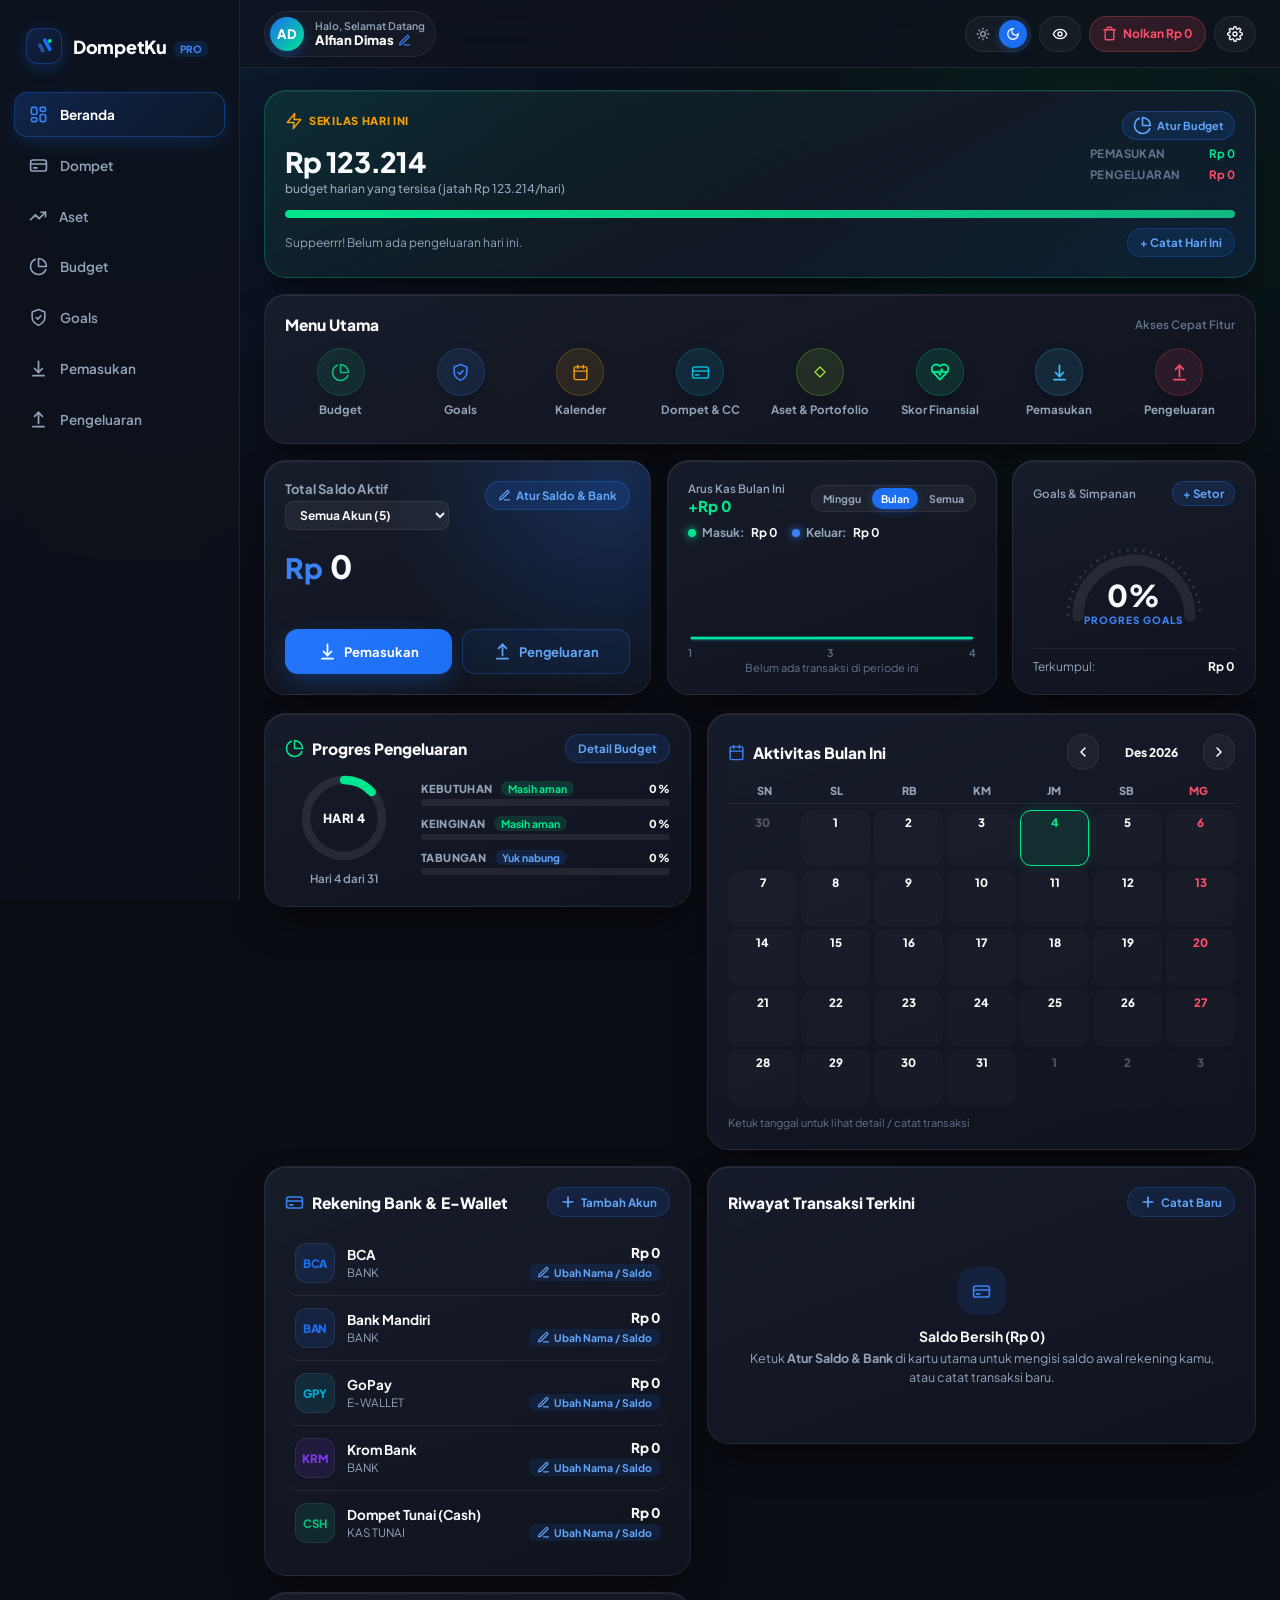
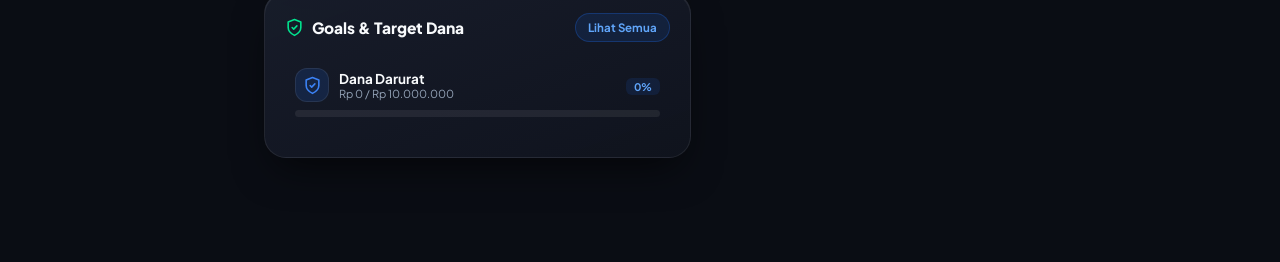
<file: index.html>
<!DOCTYPE html>
<html lang="id" data-theme="dark">
<head>
  <meta charset="UTF-8" />
  <meta name="viewport" content="width=device-width, initial-scale=1.0, maximum-scale=1.0, user-scalable=no" />
  <meta name="theme-color" content="#0B0E14" />
  <meta name="apple-mobile-web-app-capable" content="yes" />
  <meta name="apple-mobile-web-app-status-bar-style" content="black-translucent" />
  <meta name="apple-mobile-web-app-title" content="DompetKu" />
  <link rel="manifest" href="./manifest.json" />
  <link rel="icon" type="image/svg+xml" href="./icon.svg" />
  <link rel="apple-touch-icon" href="./icon.svg" />
  <title>DompetKu Pro — Smart Personal Finance</title>
  <link rel="preconnect" href="https://fonts.googleapis.com">
  <link rel="preconnect" href="https://fonts.gstatic.com" crossorigin>
  <link href="https://fonts.googleapis.com/css2?family=Plus+Jakarta+Sans:wght@400;500;600;700;800&display=swap" rel="stylesheet">
  <style>
    :root {
      --bg-main: #0A0D14;
      --bg-elevated: #121621;
      --card-bg: linear-gradient(160deg, rgba(25, 30, 44, 0.92) 0%, rgba(16, 20, 30, 0.96) 100%);
      --card-solid: #151A26;
      --card-hover: rgba(32, 39, 56, 0.95);
      --glass-border: rgba(255, 255, 255, 0.075);
      --glass-highlight: rgba(255, 255, 255, 0.14);
      --text-main: #F8FAFC;
      --text-sub: #94A3B8;
      --text-muted: #64748B;
      --blue: #1D6FF2;
      --blue-light: #3B82F6;
      --blue-glow: rgba(29, 111, 242, 0.38);
      --emerald: #00E58F;
      --emerald-soft: rgba(0, 229, 143, 0.14);
      --danger: #FF4D6A;
      --danger-soft: rgba(255, 77, 106, 0.14);
      --warning: #F59E0B;
      --input-bg: rgba(11, 14, 21, 0.75);
      --shadow-card: 0 18px 40px -12px rgba(0, 0, 0, 0.65), inset 0 1px 0 rgba(255, 255, 255, 0.07);
      --ease-spring: cubic-bezier(0.16, 1, 0.3, 1);
    }

    html[data-theme="light"] {
      --bg-main: #F1F5F9;
      --bg-elevated: #FFFFFF;
      --card-bg: linear-gradient(160deg, #FFFFFF 0%, #F8FAFC 100%);
      --card-solid: #FFFFFF;
      --card-hover: #F1F5F9;
      --glass-border: rgba(15, 23, 42, 0.08);
      --glass-highlight: rgba(15, 23, 42, 0.15);
      --text-main: #0F172A;
      --text-sub: #475569;
      --text-muted: #64748B;
      --blue: #1D6FF2;
      --blue-light: #2563EB;
      --blue-glow: rgba(29, 111, 242, 0.25);
      --emerald: #059669;
      --emerald-soft: rgba(16, 185, 129, 0.12);
      --danger: #E11D48;
      --danger-soft: rgba(225, 29, 72, 0.1);
      --input-bg: #F8FAFC;
      --shadow-card: 0 12px 28px -8px rgba(15, 23, 42, 0.07);
    }

    * {
      box-sizing: border-box;
      margin: 0;
      padding: 0;
      -webkit-tap-highlight-color: transparent;
      font-family: 'Plus Jakarta Sans', -apple-system, BlinkMacSystemFont, sans-serif;
    }

    body {
      background-color: var(--bg-main);
      background-image:
        radial-gradient(circle at 15% 0%, rgba(29, 111, 242, 0.13), transparent 42%),
        radial-gradient(circle at 85% 15%, rgba(0, 229, 143, 0.07), transparent 38%);
      background-attachment: fixed;
      color: var(--text-main);
      min-height: 100vh;
      display: flex;
      overflow-x: hidden;
      transition: background-color 0.35s var(--ease-spring), color 0.35s var(--ease-spring);
    }

    svg {
      display: block;
      flex-shrink: 0;
    }

    /* Smooth Keyframes */
    @keyframes fadeUpSpring {
      0% { opacity: 0; transform: translateY(14px) scale(0.985); }
      100% { opacity: 1; transform: translateY(0) scale(1); }
    }
    @keyframes drawLine {
      0% { stroke-dashoffset: 900; }
      100% { stroke-dashoffset: 0; }
    }
    @keyframes pulseDot {
      0%, 100% { transform: scale(1); opacity: 1; }
      50% { transform: scale(1.35); opacity: 0.65; }
    }

    .anim-in {
      animation: fadeUpSpring 0.48s var(--ease-spring) both;
    }
    .d-1 { animation-delay: 0.04s; }
    .d-2 { animation-delay: 0.08s; }
    .d-3 { animation-delay: 0.12s; }
    .d-4 { animation-delay: 0.16s; }

    /* Toast */
    .toast {
      position: fixed;
      top: 18px;
      left: 50%;
      transform: translateX(-50%) translateY(-100px) scale(0.9);
      background: rgba(20, 25, 38, 0.94);
      backdrop-filter: blur(14px);
      -webkit-backdrop-filter: blur(14px);
      color: #fff;
      border: 1px solid rgba(255, 255, 255, 0.14);
      padding: 11px 20px;
      border-radius: 99px;
      font-size: 13px;
      font-weight: 700;
      z-index: 999;
      box-shadow: 0 14px 35px rgba(0, 0, 0, 0.45);
      transition: transform 0.38s var(--ease-spring), opacity 0.3s ease;
      opacity: 0;
      white-space: nowrap;
      display: flex;
      align-items: center;
      gap: 8px;
    }
    .toast.show {
      transform: translateX(-50%) translateY(0) scale(1);
      opacity: 1;
    }

    /* ==================== SIDEBAR / NAVIGATION ==================== */
    .sidebar {
      width: 240px;
      background: rgba(14, 18, 28, 0.85);
      backdrop-filter: blur(20px);
      -webkit-backdrop-filter: blur(20px);
      border-right: 1px solid var(--glass-border);
      position: fixed;
      top: 0;
      bottom: 0;
      left: 0;
      z-index: 40;
      display: flex;
      flex-direction: column;
      padding: 24px 14px;
      transition: background 0.3s ease;
    }
    html[data-theme="light"] .sidebar {
      background: rgba(255, 255, 255, 0.9);
    }

    .brand {
      display: flex;
      align-items: center;
      gap: 11px;
      padding: 4px 12px 28px;
    }
    .brand-logo {
      width: 36px;
      height: 36px;
      border-radius: 11px;
      background: linear-gradient(135deg, rgba(29, 111, 242, 0.2), rgba(29, 111, 242, 0.05));
      border: 1px solid rgba(29, 111, 242, 0.35);
      display: flex;
      align-items: center;
      justify-content: center;
      box-shadow: 0 4px 15px rgba(29, 111, 242, 0.25);
    }
    .brand-text {
      font-size: 18px;
      font-weight: 800;
      letter-spacing: -0.3px;
      color: var(--text-main);
    }
    .brand-pro {
      font-size: 10px;
      font-weight: 800;
      color: var(--blue-light);
      background: rgba(29, 111, 242, 0.14);
      padding: 2px 6px;
      border-radius: 6px;
      margin-left: 4px;
      vertical-align: middle;
    }

    .nav-list {
      display: flex;
      flex-direction: column;
      gap: 6px;
    }
    .nav-btn {
      border: 1px solid transparent;
      background: transparent;
      color: var(--text-sub);
      display: flex;
      align-items: center;
      gap: 12px;
      padding: 12px 14px;
      border-radius: 13px;
      font-size: 13.5px;
      font-weight: 600;
      cursor: pointer;
      text-align: left;
      transition: all 0.24s var(--ease-spring);
    }
    .nav-btn:hover {
      color: var(--text-main);
      background: rgba(255, 255, 255, 0.04);
    }
    .nav-btn:active {
      transform: scale(0.96);
    }
    .nav-btn.active {
      background: linear-gradient(135deg, rgba(29, 111, 242, 0.22) 0%, rgba(29, 111, 242, 0.06) 100%);
      border-color: rgba(29, 111, 242, 0.35);
      color: #fff;
      font-weight: 700;
      box-shadow: 0 6px 20px -4px rgba(29, 111, 242, 0.28);
    }
    html[data-theme="light"] .nav-btn.active {
      background: var(--blue);
      color: #fff;
    }
    .nav-btn.active svg {
      color: var(--blue-light);
    }
    html[data-theme="light"] .nav-btn.active svg {
      color: #fff;
    }

    /* ==================== MAIN & TOPBAR ==================== */
    .main {
      margin-left: 240px;
      flex: 1;
      min-width: 0;
      display: flex;
      flex-direction: column;
    }

    .topbar {
      height: 68px;
      background: rgba(14, 18, 28, 0.72);
      backdrop-filter: blur(18px);
      -webkit-backdrop-filter: blur(18px);
      border-bottom: 1px solid var(--glass-border);
      padding: 0 24px;
      display: flex;
      align-items: center;
      justify-content: space-between;
      position: sticky;
      top: 0;
      z-index: 30;
    }
    html[data-theme="light"] .topbar {
      background: rgba(255, 255, 255, 0.82);
    }

    .user-chip {
      display: flex;
      align-items: center;
      gap: 11px;
      cursor: pointer;
      padding: 5px 10px 5px 5px;
      border-radius: 99px;
      border: 1px solid var(--glass-border);
      background: rgba(255, 255, 255, 0.03);
      text-align: left;
      transition: all 0.22s var(--ease-spring);
    }
    .user-chip:hover {
      border-color: var(--glass-highlight);
      transform: translateY(-1px);
    }
    .user-avatar {
      width: 34px;
      height: 34px;
      border-radius: 50%;
      background: linear-gradient(135deg, #1D6FF2, #00E58F);
      color: #fff;
      display: flex;
      align-items: center;
      justify-content: center;
      font-weight: 800;
      font-size: 13px;
      box-shadow: 0 4px 10px rgba(29, 111, 242, 0.35);
    }
    .user-greeting {
      font-size: 10.5px;
      color: var(--text-sub);
      font-weight: 600;
    }
    .user-name {
      font-size: 13px;
      font-weight: 800;
      color: var(--text-main);
      display: flex;
      align-items: center;
      gap: 4px;
    }

    .topbar-actions {
      display: flex;
      align-items: center;
      gap: 8px;
    }

    /* FinPro Theme Switcher Pill */
    .theme-pill {
      display: inline-flex;
      align-items: center;
      background: rgba(255, 255, 255, 0.04);
      border: 1px solid var(--glass-border);
      border-radius: 99px;
      padding: 3px;
      gap: 2px;
    }
    .theme-pill-btn {
      width: 28px;
      height: 28px;
      border-radius: 50%;
      border: none;
      background: transparent;
      color: var(--text-sub);
      display: flex;
      align-items: center;
      justify-content: center;
      cursor: pointer;
      transition: all 0.22s var(--ease-spring);
    }
    .theme-pill-btn.active {
      background: var(--blue);
      color: #fff;
      box-shadow: 0 2px 8px var(--blue-glow);
    }

    .top-btn {
      border: 1px solid var(--glass-border);
      background: rgba(255, 255, 255, 0.04);
      color: var(--text-main);
      height: 36px;
      padding: 0 12px;
      border-radius: 99px;
      font-size: 12px;
      font-weight: 700;
      cursor: pointer;
      display: inline-flex;
      align-items: center;
      gap: 6px;
      transition: all 0.22s var(--ease-spring);
    }
    .top-btn:hover {
      border-color: var(--glass-highlight);
      transform: translateY(-1px);
    }
    .top-btn:active {
      transform: scale(0.95);
    }
    .top-btn.danger {
      border-color: rgba(255, 77, 106, 0.28);
      background: var(--danger-soft);
      color: var(--danger);
    }

    .container {
      padding: 22px 24px 104px;
      max-width: 1240px;
      width: 100%;
      margin: 0 auto;
    }

    /* ==================== FINPRO CARDS & DASHBOARD GRID ==================== */
    .finpro-top-grid {
      display: grid;
      grid-template-columns: 1.35fr 1.15fr 0.85fr;
      gap: 16px;
      margin-bottom: 18px;
    }

    .f-card {
      background: var(--card-bg);
      border: 1px solid var(--glass-border);
      border-radius: 22px;
      padding: 20px;
      box-shadow: var(--shadow-card);
      position: relative;
      overflow: hidden;
      transition: transform 0.28s var(--ease-spring), border-color 0.28s ease;
    }
    .f-card:hover {
      border-color: var(--glass-highlight);
    }

    /* Card 1: Total Balance (FinPro Top-Center Widget Style) */
    .balance-card {
      display: flex;
      flex-direction: column;
      justify-content: space-between;
      background:
        radial-gradient(circle at 90% 10%, rgba(29, 111, 242, 0.22), transparent 55%),
        var(--card-bg);
    }
    .bal-header {
      display: flex;
      align-items: flex-start;
      justify-content: space-between;
      gap: 10px;
    }
    .bal-label {
      font-size: 13px;
      font-weight: 700;
      color: var(--text-sub);
      letter-spacing: 0.2px;
    }
    .bank-filter-select {
      margin-top: 4px;
      background: rgba(255, 255, 255, 0.05);
      border: 1px solid var(--glass-border);
      color: var(--text-main);
      font-size: 12px;
      font-weight: 700;
      padding: 5px 10px;
      border-radius: 8px;
      outline: none;
      cursor: pointer;
    }
    .bank-filter-select option {
      background: #151A26;
      color: #fff;
    }
    .pill-edit-btn {
      background: rgba(29, 111, 242, 0.14);
      border: 1px solid rgba(29, 111, 242, 0.35);
      color: #60A5FA;
      padding: 6px 12px;
      border-radius: 99px;
      font-size: 11.5px;
      font-weight: 700;
      cursor: pointer;
      display: inline-flex;
      align-items: center;
      gap: 5px;
      transition: all 0.22s var(--ease-spring);
    }
    html[data-theme="light"] .pill-edit-btn {
      color: var(--blue);
    }
    .pill-edit-btn:hover {
      background: var(--blue);
      color: #fff;
      transform: translateY(-1px);
    }

    .bal-amount-wrap {
      margin: 16px 0 18px;
      cursor: pointer;
    }
    .bal-currency {
      color: var(--blue-light);
      font-weight: 800;
      font-size: 28px;
      margin-right: 4px;
    }
    .bal-digits {
      font-size: 32px;
      font-weight: 800;
      letter-spacing: -0.8px;
      color: var(--text-main);
    }

    .bal-actions {
      display: grid;
      grid-template-columns: 1fr 1fr;
      gap: 10px;
    }
    .btn-finpro-primary {
      border: none;
      background: linear-gradient(135deg, #2575FC 0%, #1D6FF2 100%);
      color: #fff;
      padding: 12px 14px;
      border-radius: 13px;
      font-size: 13px;
      font-weight: 700;
      cursor: pointer;
      display: inline-flex;
      align-items: center;
      justify-content: center;
      gap: 7px;
      box-shadow: 0 8px 22px -4px var(--blue-glow);
      transition: all 0.24s var(--ease-spring);
    }
    .btn-finpro-primary:hover {
      transform: translateY(-2px);
      box-shadow: 0 12px 26px -4px var(--blue-glow);
    }
    .btn-finpro-primary:active {
      transform: scale(0.96);
    }

    .btn-finpro-secondary {
      border: 1px solid rgba(29, 111, 242, 0.32);
      background: rgba(29, 111, 242, 0.08);
      color: #60A5FA;
      padding: 12px 14px;
      border-radius: 13px;
      font-size: 13px;
      font-weight: 700;
      cursor: pointer;
      display: inline-flex;
      align-items: center;
      justify-content: center;
      gap: 7px;
      transition: all 0.24s var(--ease-spring);
    }
    html[data-theme="light"] .btn-finpro-secondary {
      color: var(--blue);
    }
    .btn-finpro-secondary:hover {
      background: rgba(29, 111, 242, 0.16);
      transform: translateY(-2px);
    }
    .btn-finpro-secondary:active {
      transform: scale(0.96);
    }

    /* Card 2: Cashflow & Smooth Spline Chart */
    .card-head-row {
      display: flex;
      align-items: center;
      justify-content: space-between;
      margin-bottom: 10px;
    }
    .card-subtitle {
      font-size: 11.5px;
      font-weight: 600;
      color: var(--text-sub);
    }
    .card-main-title {
      font-size: 15px;
      font-weight: 800;
      color: var(--text-main);
    }
    .period-pills {
      display: inline-flex;
      background: rgba(255, 255, 255, 0.04);
      border: 1px solid var(--glass-border);
      border-radius: 99px;
      padding: 2px;
      gap: 2px;
    }
    .period-pill {
      border: none;
      background: transparent;
      color: var(--text-sub);
      font-size: 10.5px;
      font-weight: 700;
      padding: 4px 9px;
      border-radius: 99px;
      cursor: pointer;
      transition: all 0.2s var(--ease-spring);
    }
    .period-pill.active {
      background: var(--blue);
      color: #fff;
      box-shadow: 0 2px 8px var(--blue-glow);
    }

    .cashflow-mini-stats {
      display: flex;
      gap: 14px;
      margin: 8px 0 10px;
      flex-wrap: wrap;
    }
    .cf-pill {
      display: flex;
      align-items: center;
      gap: 6px;
      font-size: 12px;
      font-weight: 700;
    }
    .cf-dot {
      width: 8px;
      height: 8px;
      border-radius: 50%;
    }

    .spline-svg {
      width: 100%;
      height: 92px;
      overflow: visible;
    }
    .spline-path {
      stroke-dasharray: 900;
      stroke-dashoffset: 0;
      animation: drawLine 1.1s var(--ease-spring) forwards;
    }

    /* Card 3: Radial Score / Target Tabungan Gauge */
    .gauge-card {
      display: flex;
      flex-direction: column;
      align-items: center;
      justify-content: space-between;
      text-align: center;
    }
    .gauge-wrap {
      position: relative;
      width: 160px;
      height: 105px;
      display: flex;
      align-items: flex-end;
      justify-content: center;
      margin: 4px 0;
    }
    .gauge-score-text {
      position: absolute;
      bottom: 4px;
      left: 0;
      right: 0;
      text-align: center;
    }
    .gauge-num {
      font-size: 30px;
      font-weight: 800;
      color: var(--text-main);
      line-height: 1;
    }
    .gauge-caption {
      font-size: 10px;
      font-weight: 800;
      letter-spacing: 1px;
      color: var(--blue-light);
      text-transform: uppercase;
      margin-top: 4px;
    }

    /* ==================== LOWER TWO-COLUMN LAYOUT ==================== */
    .two-col {
      display: grid;
      grid-template-columns: 1.05fr 1.35fr;
      gap: 16px;
      align-items: start;
    }

    .section-head {
      display: flex;
      align-items: center;
      justify-content: space-between;
      margin-bottom: 14px;
    }
    .section-title {
      font-size: 15.5px;
      font-weight: 800;
      color: var(--text-main);
      display: flex;
      align-items: center;
      gap: 8px;
    }
    .link-action {
      background: rgba(29, 111, 242, 0.12);
      border: 1px solid rgba(29, 111, 242, 0.28);
      color: #60A5FA;
      padding: 6px 12px;
      border-radius: 99px;
      font-size: 11.5px;
      font-weight: 700;
      cursor: pointer;
      display: inline-flex;
      align-items: center;
      gap: 5px;
      transition: all 0.22s var(--ease-spring);
    }
    html[data-theme="light"] .link-action {
      color: var(--blue);
    }
    .link-action:hover {
      background: var(--blue);
      color: #fff;
      transform: translateY(-1px);
    }

    /* Item Rows (Wallets & Transactions) */
    .item-row {
      display: flex;
      align-items: center;
      justify-content: space-between;
      padding: 12px 10px;
      border-bottom: 1px solid var(--glass-border);
      gap: 12px;
      cursor: pointer;
      border-radius: 14px;
      transition: all 0.22s var(--ease-spring);
    }
    .item-row:hover {
      background: rgba(255, 255, 255, 0.035);
      transform: translateX(3px);
    }
    html[data-theme="light"] .item-row:hover {
      background: rgba(15, 23, 42, 0.035);
    }
    .item-row:active {
      transform: scale(0.985);
    }
    .item-row:last-child {
      border-bottom: none;
    }
    .item-left {
      display: flex;
      align-items: center;
      gap: 12px;
      min-width: 0;
      flex: 1;
    }
    .icon-squircle {
      width: 40px;
      height: 40px;
      border-radius: 12px;
      display: flex;
      align-items: center;
      justify-content: center;
      flex-shrink: 0;
      font-weight: 800;
      font-size: 11.5px;
      letter-spacing: -0.3px;
      border: 1px solid rgba(255, 255, 255, 0.08);
    }
    .item-info {
      min-width: 0;
      flex: 1;
    }
    .item-title {
      font-size: 13.5px;
      font-weight: 700;
      color: var(--text-main);
      white-space: nowrap;
      overflow: hidden;
      text-overflow: ellipsis;
    }
    .item-meta {
      font-size: 11.5px;
      color: var(--text-sub);
      margin-top: 2px;
      white-space: nowrap;
      overflow: hidden;
      text-overflow: ellipsis;
    }
    .item-right {
      text-align: right;
      flex-shrink: 0;
    }
    .item-amt {
      font-size: 13.5px;
      font-weight: 800;
    }
    .edit-pill {
      display: inline-flex;
      align-items: center;
      gap: 4px;
      font-size: 10.5px;
      font-weight: 700;
      color: #60A5FA;
      background: rgba(29, 111, 242, 0.12);
      padding: 2px 8px;
      border-radius: 6px;
      margin-top: 3px;
    }
    html[data-theme="light"] .edit-pill {
      color: var(--blue);
    }

    /* FinPro Transaction Table Header */
    .tx-table-head {
      display: grid;
      grid-template-columns: 1.6fr 1fr 0.8fr 0.9fr;
      padding: 6px 10px 10px;
      border-bottom: 1px solid var(--glass-border);
      font-size: 11px;
      font-weight: 700;
      color: var(--text-muted);
      text-transform: uppercase;
      letter-spacing: 0.4px;
    }
    .tx-grid-row {
      display: grid;
      grid-template-columns: 1.6fr 1fr 0.8fr 0.9fr;
      align-items: center;
      padding: 12px 10px;
      border-bottom: 1px solid var(--glass-border);
      border-radius: 13px;
      cursor: pointer;
      gap: 8px;
      transition: all 0.22s var(--ease-spring);
    }
    .tx-grid-row:hover {
      background: rgba(255, 255, 255, 0.04);
      transform: translateX(3px);
    }
    .tx-grid-row:last-child {
      border-bottom: none;
    }

    /* Progress Track (FinPro Glowing Bar) */
    .progress-track {
      height: 7px;
      background: rgba(255, 255, 255, 0.07);
      border-radius: 99px;
      overflow: hidden;
      margin: 8px 0;
    }
    html[data-theme="light"] .progress-track {
      background: #E2E8F0;
    }
    .progress-fill {
      height: 100%;
      border-radius: 99px;
      background: linear-gradient(90deg, #1D6FF2 0%, #00E58F 100%);
      box-shadow: 0 0 12px rgba(0, 229, 143, 0.45);
      transition: width 0.6s var(--ease-spring);
    }

    /* ==================== SMOOTH SPRING MODAL ==================== */
    .modal-backdrop {
      position: fixed;
      inset: 0;
      background: rgba(6, 9, 15, 0.72);
      backdrop-filter: blur(14px);
      -webkit-backdrop-filter: blur(14px);
      z-index: 100;
      display: flex;
      align-items: center;
      justify-content: center;
      padding: 14px;
      opacity: 0;
      pointer-events: none;
      transition: opacity 0.28s var(--ease-spring);
    }
    .modal-backdrop.open {
      opacity: 1;
      pointer-events: auto;
    }
    .modal-box {
      background: var(--card-solid);
      border: 1px solid var(--glass-highlight);
      width: 100%;
      max-width: 470px;
      border-radius: 24px;
      padding: 20px;
      max-height: 90vh;
      overflow-y: auto;
      box-shadow: 0 25px 60px rgba(0, 0, 0, 0.65);
      transform: translateY(24px) scale(0.96);
      transition: transform 0.34s var(--ease-spring);
    }
    .modal-backdrop.open .modal-box {
      transform: translateY(0) scale(1);
    }
    .modal-header {
      display: flex;
      align-items: center;
      justify-content: space-between;
      padding-bottom: 14px;
      margin-bottom: 14px;
      border-bottom: 1px solid var(--glass-border);
    }
    .modal-title {
      font-size: 16px;
      font-weight: 800;
      color: var(--text-main);
      display: flex;
      align-items: center;
      gap: 8px;
    }
    .close-btn {
      width: 32px;
      height: 32px;
      border-radius: 50%;
      border: 1px solid var(--glass-border);
      background: rgba(255, 255, 255, 0.05);
      color: var(--text-main);
      font-weight: 800;
      cursor: pointer;
      display: flex;
      align-items: center;
      justify-content: center;
      transition: all 0.2s ease;
    }
    .close-btn:hover {
      background: var(--danger-soft);
      color: var(--danger);
    }

    .form-label {
      display: block;
      font-size: 12px;
      font-weight: 700;
      color: var(--text-sub);
      margin: 12px 0 6px;
    }
    .form-control {
      width: 100%;
      border: 1.5px solid var(--glass-border);
      border-radius: 12px;
      padding: 11px 13px;
      font-size: 14px;
      color: var(--text-main);
      outline: none;
      background: var(--input-bg);
      transition: border-color 0.2s ease, box-shadow 0.2s ease;
    }
    .form-control:focus {
      border-color: var(--blue);
      box-shadow: 0 0 0 3px rgba(29, 111, 242, 0.2);
    }
    .form-control option {
      background: var(--card-solid);
      color: var(--text-main);
    }

    .chip-row {
      display: flex;
      gap: 6px;
      flex-wrap: wrap;
      margin-top: 8px;
    }
    .chip-btn {
      border: 1px solid var(--glass-border);
      background: rgba(255, 255, 255, 0.04);
      color: var(--text-main);
      padding: 7px 11px;
      border-radius: 99px;
      font-size: 11.5px;
      font-weight: 700;
      cursor: pointer;
      transition: all 0.2s var(--ease-spring);
    }
    .chip-btn:hover {
      border-color: var(--blue-light);
    }
    .chip-btn:active {
      transform: scale(0.95);
    }
    .chip-btn.active {
      background: rgba(29, 111, 242, 0.2);
      border-color: var(--blue);
      color: #60A5FA;
    }
    html[data-theme="light"] .chip-btn.active {
      color: var(--blue);
    }

    .cat-grid {
      display: grid;
      grid-template-columns: repeat(4, 1fr);
      gap: 7px;
      max-height: 225px;
      overflow-y: auto;
      padding: 2px;
    }
    .cat-btn {
      border: 1.5px solid var(--glass-border);
      background: rgba(255, 255, 255, 0.025);
      border-radius: 12px;
      padding: 9px 4px;
      cursor: pointer;
      display: flex;
      flex-direction: column;
      align-items: center;
      justify-content: center;
      gap: 6px;
      font-size: 10.5px;
      font-weight: 700;
      color: var(--text-sub);
      text-align: center;
      min-height: 66px;
      transition: all 0.2s var(--ease-spring);
    }
    .cat-btn:active {
      transform: scale(0.95);
    }
    .cat-btn.selected {
      border-color: var(--blue);
      background: rgba(29, 111, 242, 0.16);
      color: var(--text-main);
      box-shadow: 0 4px 14px rgba(29, 111, 242, 0.22);
    }

    .preset-grid {
      display: grid;
      grid-template-columns: repeat(3, 1fr);
      gap: 7px;
      max-height: 170px;
      overflow-y: auto;
      padding: 2px;
    }
    .preset-btn {
      border: 1.5px solid var(--glass-border);
      background: rgba(255, 255, 255, 0.03);
      border-radius: 11px;
      padding: 8px 8px;
      font-size: 11.5px;
      font-weight: 700;
      color: var(--text-main);
      cursor: pointer;
      display: flex;
      align-items: center;
      gap: 7px;
      text-align: left;
      transition: all 0.2s var(--ease-spring);
    }
    .preset-btn:active {
      transform: scale(0.95);
    }
    .preset-btn.selected {
      border-color: var(--blue);
      background: rgba(29, 111, 242, 0.18);
      box-shadow: 0 4px 12px rgba(29, 111, 242, 0.2);
    }

    .btn-submit {
      width: 100%;
      border: none;
      border-radius: 14px;
      padding: 13.5px;
      font-size: 14px;
      font-weight: 800;
      color: #fff;
      background: linear-gradient(135deg, #2575FC 0%, #1D6FF2 100%);
      box-shadow: 0 8px 24px -4px var(--blue-glow);
      cursor: pointer;
      margin-top: 16px;
      transition: all 0.24s var(--ease-spring);
    }
    .btn-submit:hover {
      transform: translateY(-1px);
    }
    .btn-submit:active {
      transform: scale(0.97);
    }
    .btn-danger {
      width: 100%;
      border: 1px solid rgba(255, 77, 106, 0.35);
      border-radius: 14px;
      padding: 12px;
      font-size: 13.5px;
      font-weight: 800;
      color: var(--danger);
      background: var(--danger-soft);
      cursor: pointer;
      margin-top: 8px;
      transition: all 0.22s var(--ease-spring);
    }
    .btn-danger:active {
      transform: scale(0.97);
    }

    /* ==================== NEW WIDGETS: SEKILAS HARI INI, MENU UTAMA, PROGRES & KALENDER, BUDGET, GOALS ==================== */
    .glance-card {
      background: linear-gradient(155deg, rgba(16, 185, 129, 0.14) 0%, rgba(19, 25, 38, 0.92) 55%, rgba(29, 111, 242, 0.12) 100%);
      border-color: rgba(0, 229, 143, 0.25);
    }
    html[data-theme="light"] .glance-card {
      background: linear-gradient(155deg, rgba(16, 185, 129, 0.10) 0%, #FFFFFF 60%, rgba(29, 111, 242, 0.08) 100%);
      border-color: rgba(16, 185, 129, 0.28);
    }
    .glance-badge {
      display: inline-flex;
      align-items: center;
      gap: 6px;
      font-size: 11px;
      font-weight: 800;
      letter-spacing: 0.7px;
      text-transform: uppercase;
      color: var(--warning);
      margin-bottom: 10px;
    }
    .glance-top-row {
      display: flex;
      justify-content: space-between;
      align-items: flex-start;
      gap: 14px;
      flex-wrap: wrap;
    }
    .glance-big-num {
      font-size: 28px;
      font-weight: 800;
      letter-spacing: -0.7px;
      line-height: 1.15;
      color: var(--text-main);
    }
    .glance-sub {
      font-size: 12px;
      color: var(--text-sub);
      margin-top: 3px;
      font-weight: 500;
    }
    .glance-io-box {
      display: flex;
      flex-direction: column;
      gap: 6px;
      text-align: right;
      min-width: 145px;
    }
    .glance-io-row {
      display: flex;
      align-items: center;
      justify-content: space-between;
      gap: 12px;
      font-size: 11.5px;
      font-weight: 700;
    }
    .glance-status {
      font-size: 12px;
      color: var(--text-sub);
      margin-top: 8px;
      display: flex;
      align-items: center;
      justify-content: space-between;
      gap: 8px;
    }

    /* Menu Utama Circular Icon Grid */
    .menu-utama-grid {
      display: grid;
      grid-template-columns: repeat(4, 1fr);
      gap: 12px 8px;
      margin-top: 8px;
    }
    @media (min-width: 640px) {
      .menu-utama-grid {
        grid-template-columns: repeat(8, 1fr);
      }
    }
    .menu-utama-btn {
      background: none;
      border: none;
      color: var(--text-main);
      display: flex;
      flex-direction: column;
      align-items: center;
      gap: 7px;
      cursor: pointer;
      padding: 6px 2px;
      border-radius: 14px;
      transition: transform 0.22s var(--ease-spring), background 0.2s ease;
    }
    .menu-utama-btn:hover {
      background: rgba(255, 255, 255, 0.04);
      transform: translateY(-2px);
    }
    .menu-utama-btn:active {
      transform: scale(0.93);
    }
    .menu-utama-circle {
      width: 48px;
      height: 48px;
      border-radius: 50%;
      display: flex;
      align-items: center;
      justify-content: center;
      border: 1px solid var(--glass-highlight);
      box-shadow: 0 8px 20px -6px rgba(0, 0, 0, 0.35);
      transition: all 0.25s var(--ease-spring);
    }
    .menu-utama-label {
      font-size: 11.5px;
      font-weight: 700;
      color: var(--text-sub);
      text-align: center;
      line-height: 1.2;
    }

    /* Progres Pengeluaran (Hari X dari 30 + Kebutuhan/Keinginan/Tabungan) */
    .spend-prog-layout {
      display: grid;
      grid-template-columns: 118px 1fr;
      gap: 18px;
      align-items: center;
      margin-top: 8px;
    }
    @media (max-width: 420px) {
      .spend-prog-layout {
        grid-template-columns: 102px 1fr;
        gap: 12px;
      }
    }
    .day-ring-box {
      display: flex;
      flex-direction: column;
      align-items: center;
      justify-content: center;
      text-align: center;
    }
    .day-ring-svg-wrap {
      position: relative;
      width: 94px;
      height: 94px;
      display: flex;
      align-items: center;
      justify-content: center;
    }
    .day-ring-label {
      position: absolute;
      font-size: 12.5px;
      font-weight: 800;
      letter-spacing: 0.3px;
      color: var(--text-main);
    }
    .day-ring-sub {
      font-size: 11.5px;
      color: var(--text-sub);
      font-weight: 600;
      margin-top: 6px;
    }
    .prog-cat-row {
      margin-bottom: 11px;
    }
    .prog-cat-row:last-child {
      margin-bottom: 0;
    }
    .prog-cat-head {
      display: flex;
      align-items: center;
      justify-content: space-between;
      font-size: 11px;
      font-weight: 800;
      letter-spacing: 0.4px;
      margin-bottom: 4px;
    }
    .prog-cat-badge {
      font-size: 10.5px;
      font-weight: 700;
      padding: 1px 7px;
      border-radius: 99px;
      margin-left: 6px;
      text-transform: none;
      letter-spacing: 0;
    }

    /* Aktivitas Bulan Ini — Monthly Calendar Grid */
    .cal-weekdays {
      display: grid;
      grid-template-columns: repeat(7, 1fr);
      text-align: center;
      font-size: 11px;
      font-weight: 800;
      color: var(--text-sub);
      padding: 8px 0 6px;
      border-bottom: 1px solid var(--glass-border);
      margin-bottom: 6px;
    }
    .cal-grid {
      display: grid;
      grid-template-columns: repeat(7, 1fr);
      gap: 4px;
    }
    .cal-cell {
      min-height: 56px;
      border-radius: 11px;
      padding: 5px 3px 4px;
      border: 1px solid transparent;
      background: rgba(255, 255, 255, 0.02);
      display: flex;
      flex-direction: column;
      align-items: center;
      justify-content: flex-start;
      cursor: pointer;
      transition: all 0.18s var(--ease-spring);
      overflow: hidden;
    }
    html[data-theme="light"] .cal-cell {
      background: rgba(15, 23, 42, 0.025);
    }
    .cal-cell:hover {
      border-color: var(--blue-light);
      background: rgba(29, 111, 242, 0.10);
      transform: translateY(-1px);
    }
    .cal-cell.other-month {
      opacity: 0.28;
      pointer-events: none;
    }
    .cal-cell.is-today {
      border-color: var(--emerald);
      background: rgba(0, 229, 143, 0.10);
      box-shadow: 0 0 12px rgba(0, 229, 143, 0.18);
    }
    .cal-day-num {
      font-size: 11.5px;
      font-weight: 800;
      color: var(--text-main);
      line-height: 1.2;
      margin-bottom: 3px;
    }
    .cal-cell.is-sunday .cal-day-num {
      color: var(--danger);
    }
    .cal-cell.is-today .cal-day-num {
      color: var(--emerald);
    }
    .cal-tag {
      font-size: 9.5px;
      font-weight: 800;
      line-height: 1.15;
      padding: 1px 4px;
      border-radius: 4px;
      max-width: 100%;
      white-space: nowrap;
      overflow: hidden;
      text-overflow: ellipsis;
      margin-top: 1px;
    }
    .cal-tag.inc {
      color: var(--emerald);
      background: rgba(0, 229, 143, 0.13);
    }
    .cal-tag.exp {
      color: #FF6B81;
      background: rgba(255, 77, 106, 0.14);
    }

    /* Budget Page Rows (Screenshot 2 Style) */
    .budget-row {
      display: flex;
      align-items: flex-start;
      gap: 13px;
      padding: 15px 4px;
      border-bottom: 1px solid var(--glass-border);
      cursor: pointer;
      transition: background 0.2s ease;
    }
    .budget-row:last-child {
      border-bottom: none;
    }
    .budget-row:hover {
      background: rgba(255, 255, 255, 0.025);
      border-radius: 14px;
      padding-left: 8px;
      padding-right: 8px;
    }
    .budget-row-body {
      flex: 1;
      min-width: 0;
    }
    .budget-row-top {
      display: flex;
      align-items: center;
      justify-content: space-between;
      gap: 8px;
      margin-bottom: 6px;
    }
    .budget-row-bottom {
      display: flex;
      align-items: center;
      justify-content: space-between;
      gap: 8px;
      margin-top: 6px;
      font-size: 12px;
      color: var(--text-sub);
    }
    .budget-del-btn {
      width: 28px;
      height: 28px;
      border-radius: 8px;
      border: 1px solid transparent;
      background: transparent;
      color: var(--text-muted);
      display: inline-flex;
      align-items: center;
      justify-content: center;
      cursor: pointer;
      transition: all 0.2s ease;
    }
    .budget-del-btn:hover {
      color: var(--danger);
      background: var(--danger-soft);
      border-color: rgba(255, 77, 106, 0.3);
    }

    /* Goals Card (Screenshot 1 Style) */
    .goals-grid {
      display: grid;
      grid-template-columns: repeat(auto-fill, minmax(310px, 1fr));
      gap: 16px;
    }
    .goal-card {
      background: var(--card-bg);
      border: 1px solid var(--glass-border);
      border-radius: 20px;
      padding: 18px;
      cursor: pointer;
      transition: all 0.24s var(--ease-spring);
      display: flex;
      flex-direction: column;
      justify-content: space-between;
      gap: 14px;
    }
    .goal-card:hover {
      border-color: rgba(29, 111, 242, 0.45);
      transform: translateY(-2px);
      box-shadow: var(--shadow-card);
    }
    .goal-card-mid {
      display: flex;
      align-items: center;
      gap: 16px;
      padding: 4px 0;
    }
    .goal-ring-wrap {
      position: relative;
      width: 60px;
      height: 60px;
      flex-shrink: 0;
      display: flex;
      align-items: center;
      justify-content: center;
    }
    .goal-ring-pct {
      position: absolute;
      font-size: 12.5px;
      font-weight: 800;
      color: var(--text-main);
    }
    .goal-card-footer {
      border-top: 1px solid var(--glass-border);
      padding-top: 11px;
      display: flex;
      align-items: center;
      justify-content: space-between;
      font-size: 12px;
      color: var(--text-sub);
      font-weight: 600;
    }

    /* Floating Center + Button in Bottom Nav (Mobile) */
    .nav-fab-btn {
      width: 52px;
      height: 52px;
      border-radius: 50%;
      border: 3px solid var(--bg-base);
      background: linear-gradient(135deg, #00E58F 0%, #10B981 45%, #1D6FF2 100%);
      color: #06130E;
      display: none;
      align-items: center;
      justify-content: center;
      cursor: pointer;
      box-shadow: 0 10px 24px -4px rgba(0, 229, 143, 0.55);
      transform: translateY(-14px);
      transition: transform 0.24s var(--ease-spring), box-shadow 0.24s ease;
      flex-shrink: 0;
    }
    .nav-fab-btn:active {
      transform: translateY(-12px) scale(0.93);
    }

    /* ==================== NEW WIDGETS PART 2: ASET & KEKAYAAN BERSIH, PORTOFOLIO DONUT, SKOR FINANSIAL, DOMPET & KREDIT ==================== */
    .networth-hero-card {
      background: radial-gradient(120% 120% at 85% 15%, rgba(132, 204, 22, 0.16) 0%, rgba(16, 22, 32, 0.96) 52%, #0B0F17 100%);
      border: 1px solid rgba(163, 230, 53, 0.28);
      border-radius: 26px;
      padding: 22px 20px;
      color: #F8FAFC;
      box-shadow: 0 22px 48px -12px rgba(0, 0, 0, 0.65);
      position: relative;
      overflow: hidden;
    }
    .nw-tag {
      display: inline-flex;
      align-items: center;
      gap: 7px;
      font-size: 11px;
      font-weight: 800;
      letter-spacing: 1.2px;
      text-transform: uppercase;
      color: #A3E635;
    }
    .nw-big-val {
      font-size: 32px;
      font-weight: 800;
      letter-spacing: -1px;
      margin: 6px 0 16px;
      color: #FFFFFF;
      line-height: 1.15;
    }
    @media (max-width: 480px) {
      .nw-big-val { font-size: 26px; }
    }
    .nw-runway-box {
      display: inline-flex;
      align-items: center;
      gap: 13px;
      padding: 12px 16px;
      border-radius: 18px;
      background: rgba(255, 255, 255, 0.045);
      border: 1px solid rgba(255, 255, 255, 0.1);
      margin-bottom: 18px;
      max-width: 100%;
    }
    .nw-rocket-ico {
      width: 42px;
      height: 42px;
      border-radius: 13px;
      background: #A3E635;
      color: #0B1305;
      display: flex;
      align-items: center;
      justify-content: center;
      flex-shrink: 0;
      box-shadow: 0 8px 20px -4px rgba(163, 230, 53, 0.5);
    }
    .nw-level-row {
      display: flex;
      align-items: center;
      justify-content: space-between;
      gap: 10px;
      margin-bottom: 10px;
      flex-wrap: wrap;
    }
    .nw-trophy-circle {
      width: 38px;
      height: 38px;
      border-radius: 50%;
      background: rgba(163, 230, 53, 0.12);
      border: 1px solid rgba(163, 230, 53, 0.3);
      color: #A3E635;
      display: flex;
      align-items: center;
      justify-content: center;
      flex-shrink: 0;
    }
    .nw-subcards-grid {
      display: grid;
      grid-template-columns: 1fr 1fr;
      gap: 10px;
      margin-top: 16px;
    }
    .nw-subcard {
      padding: 12px 14px;
      border-radius: 16px;
      background: rgba(255, 255, 255, 0.04);
      border: 1px solid rgba(255, 255, 255, 0.09);
      display: flex;
      align-items: center;
      gap: 10px;
      cursor: pointer;
      transition: all 0.2s ease;
    }
    .nw-subcard:hover {
      background: rgba(255, 255, 255, 0.08);
      border-color: rgba(163, 230, 53, 0.35);
    }
    .nw-subcard.full-span {
      grid-column: 1 / -1;
    }
    .nw-dot {
      width: 9px;
      height: 9px;
      border-radius: 50%;
      flex-shrink: 0;
    }

    /* Portfolio Donut & Segmented Switch */
    .portfolio-seg-wrap {
      display: inline-flex;
      background: rgba(255, 255, 255, 0.05);
      border: 1px solid var(--glass-border);
      padding: 3px;
      border-radius: 99px;
      gap: 4px;
      margin-bottom: 14px;
    }
    html[data-theme="light"] .portfolio-seg-wrap {
      background: #F1F5F9;
    }
    .portfolio-seg-btn {
      border: none;
      background: transparent;
      color: var(--text-sub);
      font-size: 12px;
      font-weight: 700;
      padding: 6px 14px;
      border-radius: 99px;
      cursor: pointer;
      display: inline-flex;
      align-items: center;
      gap: 6px;
      transition: all 0.2s var(--ease-spring);
    }
    .portfolio-seg-btn.active {
      background: var(--card-solid);
      color: var(--text-main);
      box-shadow: 0 2px 10px rgba(0, 0, 0, 0.18);
    }
    .donut-wrap {
      position: relative;
      width: 210px;
      height: 210px;
      margin: 6px auto 18px;
      display: flex;
      align-items: center;
      justify-content: center;
    }
    .donut-center-text {
      position: absolute;
      text-align: center;
      pointer-events: none;
    }
    .alloc-legend-row {
      display: flex;
      align-items: center;
      justify-content: space-between;
      padding: 7.5px 4px;
      font-size: 13.5px;
      border-bottom: 1px dashed rgba(148, 163, 184, 0.12);
    }
    .alloc-legend-row:last-child {
      border-bottom: none;
    }
    .alloc-color-sq {
      width: 11px;
      height: 11px;
      border-radius: 3.5px;
      flex-shrink: 0;
    }

    /* Skor Kesehatan Finansial (Screenshot 4) */
    .health-ring-wrap {
      position: relative;
      width: 148px;
      height: 148px;
      margin: 6px auto 14px;
      display: flex;
      align-items: center;
      justify-content: center;
    }
    .health-status-pill {
      display: inline-block;
      padding: 5px 14px;
      border-radius: 99px;
      font-size: 11px;
      font-weight: 800;
      letter-spacing: 0.6px;
      text-transform: uppercase;
      margin: 10px 0 16px;
    }
    .health-metric-box {
      padding: 12px 14px;
      border-radius: 15px;
      background: rgba(255, 255, 255, 0.03);
      border: 1px solid var(--glass-border);
      margin-bottom: 10px;
      text-align: left;
    }
    html[data-theme="light"] .health-metric-box {
      background: #F8FAFC;
    }
    .health-metric-box:last-child {
      margin-bottom: 0;
    }

    /* Dompet Cards & Kartu Kredit (Screenshot 3) */
    .dompet-sec-bar {
      display: flex;
      align-items: center;
      justify-content: space-between;
      margin: 18px 2px 10px;
      font-size: 11.5px;
      font-weight: 800;
      letter-spacing: 0.8px;
      text-transform: uppercase;
      color: var(--text-sub);
    }
    .dompet-acc-card {
      background: var(--card-bg);
      border: 1px solid var(--glass-border);
      border-radius: 20px;
      padding: 16px 18px;
      margin-bottom: 11px;
      display: flex;
      align-items: center;
      justify-content: space-between;
      gap: 12px;
      cursor: pointer;
      transition: all 0.22s var(--ease-spring);
    }
    .dompet-acc-card:hover {
      transform: translateY(-2px);
      border-color: rgba(29, 111, 242, 0.45);
      box-shadow: var(--shadow-card);
    }
    .dompet-acc-card.credit-style {
      background: linear-gradient(145deg, rgba(15, 23, 42, 0.95) 0%, rgba(30, 41, 59, 0.88) 100%);
      border-color: rgba(255, 77, 106, 0.28);
      color: #F8FAFC;
    }
    .badge-dot-wrap {
      position: relative;
      display: inline-flex;
    }
    .badge-active-dot {
      position: absolute;
      top: -2px;
      right: -2px;
      width: 9px;
      height: 9px;
      border-radius: 50%;
      background: #FACC15;
      border: 2px solid var(--card-solid);
    }

    @media (max-width: 1024px) {
      .finpro-top-grid { grid-template-columns: 1fr; }
      .two-col { grid-template-columns: 1fr; }
    }

    @media (max-width: 768px) {
      .sidebar {
        width: 100%;
        height: 68px;
        top: auto;
        bottom: 0;
        left: 0;
        right: 0;
        flex-direction: row;
        padding: 6px 8px;
        border-right: none;
        border-top: 1px solid var(--glass-border);
        box-shadow: 0 -10px 30px rgba(0, 0, 0, 0.45);
      }
      .brand { display: none; }
      .nav-list {
        flex-direction: row;
        width: 100%;
        justify-content: space-around;
        align-items: center;
        gap: 2px;
      }
      .nav-btn {
        flex: 1;
        flex-direction: column;
        justify-content: center;
        align-items: center;
        padding: 6px 2px;
        gap: 3px;
        font-size: 10px;
        border-radius: 12px;
        text-align: center;
      }
      .nav-btn.desktop-only {
        display: none;
      }
      .nav-fab-btn {
        display: inline-flex;
      }
      .main { margin-left: 0; }
      .topbar { padding: 0 12px; height: 60px; }
      .container { padding: 14px 12px 98px; }
      .bal-digits { font-size: 27px; }
      .bal-currency { font-size: 23px; }
      .tx-table-head { display: none; }
      .tx-grid-row {
        display: flex;
        justify-content: space-between;
      }
      .modal-backdrop { align-items: flex-end; padding: 0; }
      .modal-box {
        max-width: 100%;
        border-bottom-left-radius: 0;
        border-bottom-right-radius: 0;
        padding: 18px 15px 28px;
      }
    }

    @media (max-width: 480px) {
      .topbar {
        padding: 6px 10px;
        height: auto;
        min-height: 54px;
        gap: 6px;
      }
      .user-chip {
        padding: 4px 6px;
        gap: 8px;
        min-width: 0;
        flex: 1 1 auto;
      }
      .user-avatar {
        width: 32px;
        height: 32px;
        font-size: 12px;
        flex-shrink: 0;
      }
      .user-greeting { display: none; }
      .user-name {
        font-size: 12.5px;
        white-space: nowrap;
        overflow: hidden;
        text-overflow: ellipsis;
        max-width: 118px;
      }
      .topbar-actions {
        gap: 5px;
        flex-shrink: 0;
      }
      .theme-pill { padding: 2px; }
      .theme-pill-btn { width: 26px; height: 24px; }
      .top-btn {
        padding: 6px 8px;
        font-size: 11px;
        border-radius: 9px;
      }
      .top-btn.danger span:last-child {
        display: none;
      }
    }

    @media (max-width: 360px) {
      .user-name { max-width: 92px; }
    }
  </style>
</head>
<body>

  <div class="toast" id="toastMsg"></div>

  <!-- SIDEBAR / BOTTOM NAVIGATION -->
  <aside class="sidebar">
    <div class="brand">
      <div class="brand-logo" id="brandLogo"></div>
      <div>
        <span class="brand-text">DompetKu</span>
        <span class="brand-pro">PRO</span>
      </div>
    </div>
    <nav class="nav-list">
      <button type="button" class="nav-btn active" data-page="dashboard" onclick="navigate('dashboard')">
        <span class="nav-ico" data-ico="dashboard"></span>
        <span>Beranda</span>
      </button>
      <button type="button" class="nav-btn" data-page="wallets" onclick="navigate('wallets')">
        <span class="nav-ico" data-ico="bank"></span>
        <span>Dompet</span>
      </button>

      <!-- TOMBOL TENGAH (+) FLOATING KHUSUS MOBILE -->
      <button type="button" class="nav-fab-btn" onclick="openTxModal('expense')" title="Catat Transaksi Baru" aria-label="Catat Transaksi Baru">
        <span class="nav-ico" data-ico="plusBold"></span>
      </button>

      <button type="button" class="nav-btn" data-page="assets" onclick="navigate('assets')">
        <span class="nav-ico" data-ico="trending"></span>
        <span>Aset</span>
      </button>
      <button type="button" class="nav-btn" data-page="budget" onclick="navigate('budget')">
        <span class="nav-ico" data-ico="pie"></span>
        <span>Budget</span>
      </button>
      <button type="button" class="nav-btn desktop-only" data-page="savings" onclick="navigate('savings')">
        <span class="nav-ico" data-ico="vault"></span>
        <span>Goals</span>
      </button>
      <button type="button" class="nav-btn desktop-only" data-page="income" onclick="navigate('income')">
        <span class="nav-ico" data-ico="income"></span>
        <span>Pemasukan</span>
      </button>
      <button type="button" class="nav-btn desktop-only" data-page="expense" onclick="navigate('expense')">
        <span class="nav-ico" data-ico="expense"></span>
        <span>Pengeluaran</span>
      </button>
    </nav>
  </aside>

  <!-- MAIN CONTENT -->
  <div class="main">
    <header class="topbar">
      <button type="button" class="user-chip" onclick="openProfileModal()">
        <div class="user-avatar" id="userAvatar">AD</div>
        <div>
          <div class="user-greeting">Halo, Selamat Datang</div>
          <div class="user-name">
            <span id="userNameText">Alfian Dimas</span>
            <span id="editUserIco" style="color:var(--blue-light);display:inline-flex;"></span>
          </div>
        </div>
      </button>

      <div class="topbar-actions">
        <!-- Theme Switcher Pill (Just like FinPro Screenshot) -->
        <div class="theme-pill" title="Ganti Tema Gelap / Terang">
          <button type="button" class="theme-pill-btn" id="themeLightBtn" onclick="setTheme('light')"></button>
          <button type="button" class="theme-pill-btn active" id="themeDarkBtn" onclick="setTheme('dark')"></button>
        </div>

        <button type="button" class="top-btn" onclick="hideBalance=!hideBalance;saveState();" title="Sembunyikan/Tampilkan Angka">
          <span id="eyeIcon"></span>
        </button>

        <button type="button" class="top-btn danger" onclick="resetAllToZero()">
          <span id="resetIco"></span>
          <span>Nolkan Rp 0</span>
        </button>

        <button type="button" class="top-btn" onclick="openDataModal()" title="Pengaturan Data">
          <span id="settingsIco"></span>
        </button>
      </div>
    </header>

    <main class="container" id="pageContent"></main>
  </div>

  <!-- MODAL -->
  <div class="modal-backdrop" id="modalBackdrop" onclick="if(event.target.id==='modalBackdrop') closeModal()">
    <div class="modal-box" id="modalBox"></div>
  </div>

  <script>
    // Bersihkan HANYA service worker & cache milik DompetKu (tidak mengganggu app lain di origin yang sama)
    const APP_SCOPE_PATH = new URL('./', location.href).pathname; // contoh: /dompetku/
    if ('serviceWorker' in navigator) {
      navigator.serviceWorker.getRegistrations().then(regs => regs.forEach(r => {
        try {
          if (new URL(r.scope).pathname.startsWith(APP_SCOPE_PATH)) r.unregister();
        } catch (e) {}
      })).catch(() => {});
    }
    if ('caches' in window) {
      caches.keys().then(keys => keys.forEach(k => {
        if (k.toLowerCase().startsWith('dompetku')) caches.delete(k);
      })).catch(() => {});
    }

    // Tanggal lokal perangkat (bukan UTC) -> aman untuk WIB jam 00.00 - 07.00
    function localDateStr(d = new Date()) {
      const y = d.getFullYear();
      const m = String(d.getMonth() + 1).padStart(2, '0');
      const day = String(d.getDate()).padStart(2, '0');
      return `${y}-${m}-${day}`;
    }
    function parseLocalDate(str) {
      const m = /^(\d{4})-(\d{2})-(\d{2})/.exec(String(str || ''));
      if (!m) return new Date(str);
      return new Date(Number(m[1]), Number(m[2]) - 1, Number(m[3]));
    }

    /* ==================== PROFESSIONAL VECTOR SVG ICON SYSTEM ==================== */
    const SVG_PATHS = {
      finpro: `<svg width="20" height="20" viewBox="0 0 24 24" fill="none"><rect x="4" y="10" width="4.5" height="12" rx="2.25" transform="rotate(-28 4 10)" fill="#3B82F6" opacity="0.55"/><rect x="10" y="4" width="4.5" height="17" rx="2.25" transform="rotate(-28 10 4)" fill="#1D6FF2"/><circle cx="19" cy="6" r="2.3" fill="#00E58F"/></svg>`,
      dashboard: `<svg width="19" height="19" viewBox="0 0 24 24" fill="none" stroke="currentColor" stroke-width="2" stroke-linecap="round" stroke-linejoin="round"><rect x="3" y="3" width="7" height="9" rx="2"/><rect x="14" y="3" width="7" height="5" rx="2"/><rect x="14" y="12" width="7" height="9" rx="2"/><rect x="3" y="16" width="7" height="5" rx="2"/></svg>`,
      bank: `<svg width="19" height="19" viewBox="0 0 24 24" fill="none" stroke="currentColor" stroke-width="2" stroke-linecap="round" stroke-linejoin="round"><rect x="2" y="5" width="20" height="14" rx="3"/><line x1="2" y1="10" x2="22" y2="10"/><line x1="6" y1="15" x2="10" y2="15"/></svg>`,
      income: `<svg width="19" height="19" viewBox="0 0 24 24" fill="none" stroke="currentColor" stroke-width="2.2" stroke-linecap="round" stroke-linejoin="round"><path d="M12 3v14"/><path d="m7 12 5 5 5-5"/><path d="M5 21h14"/></svg>`,
      expense: `<svg width="19" height="19" viewBox="0 0 24 24" fill="none" stroke="currentColor" stroke-width="2.2" stroke-linecap="round" stroke-linejoin="round"><path d="M12 17V3"/><path d="m7 8 5-5 5 5"/><path d="M5 21h14"/></svg>`,
      vault: `<svg width="19" height="19" viewBox="0 0 24 24" fill="none" stroke="currentColor" stroke-width="2" stroke-linecap="round" stroke-linejoin="round"><path d="M12 22s8-4 8-10V5l-8-3-8 3v7c0 6 8 10 8 10z"/><path d="m9 12 2 2 4-4"/></svg>`,
      pie: `<svg width="19" height="19" viewBox="0 0 24 24" fill="none" stroke="currentColor" stroke-width="2" stroke-linecap="round" stroke-linejoin="round"><path d="M21.21 15.89A10 10 0 1 1 8 2.83"/><path d="M22 12A10 10 0 0 0 12 2v10z"/></svg>`,
      calendar: `<svg width="17" height="17" viewBox="0 0 24 24" fill="none" stroke="currentColor" stroke-width="2" stroke-linecap="round" stroke-linejoin="round"><rect x="3" y="4" width="18" height="18" rx="2"/><line x1="16" y1="2" x2="16" y2="6"/><line x1="8" y1="2" x2="8" y2="6"/><line x1="3" y1="10" x2="21" y2="10"/></svg>`,
      link: `<svg width="14" height="14" viewBox="0 0 24 24" fill="none" stroke="currentColor" stroke-width="2.2" stroke-linecap="round" stroke-linejoin="round"><path d="M10 13a5 5 0 0 0 7.54.54l3-3a5 5 0 0 0-7.07-7.07l-1.72 1.71"/><path d="M14 11a5 5 0 0 0-7.54-.54l-3 3a5 5 0 0 0 7.07 7.07l1.71-1.71"/></svg>`,
      rocket: `<svg width="20" height="20" viewBox="0 0 24 24" fill="none" stroke="currentColor" stroke-width="2.1" stroke-linecap="round" stroke-linejoin="round"><path d="M4.5 16.5c-1.5 1.26-2 5-2 5s3.74-.5 5-2c.71-.84.7-2.13-.09-2.91a2.18 2.18 0 0 0-2.91-.09z"/><path d="m12 15-3-3a22 22 0 0 1 2-3.95A12.88 12.88 0 0 1 22 2c0 2.72-.78 7.5-6 11a22.35 22.35 0 0 1-4 2z"/><path d="M9 12H4s.55-3.03 2-4c1.62-1.08 5 0 5 0"/><path d="M12 15v5s3.03-.55 4-2c1.08-1.62 0-5 0-5"/></svg>`,
      trophy: `<svg width="18" height="18" viewBox="0 0 24 24" fill="none" stroke="currentColor" stroke-width="2" stroke-linecap="round" stroke-linejoin="round"><path d="M6 9H4.5a2.5 2.5 0 0 1 0-5H6"/><path d="M18 9h1.5a2.5 2.5 0 0 0 0-5H18"/><path d="M4 22h16"/><path d="M10 14.66V17c0 .55-.47.98-.97 1.21C7.85 18.75 7 20.24 7 22"/><path d="M14 14.66V17c0 .55.47.98.97 1.21C16.15 18.75 17 20.24 17 22"/><path d="M18 2H6v7a6 6 0 0 0 12 0V2Z"/></svg>`,
      diamond: `<svg width="12" height="12" viewBox="0 0 24 24" fill="none" stroke="currentColor" stroke-width="2.5" stroke-linecap="round" stroke-linejoin="round"><path d="M12 2 22 12 12 22 2 12 12 2z"/></svg>`,
      globe: `<svg width="14" height="14" viewBox="0 0 24 24" fill="none" stroke="currentColor" stroke-width="2" stroke-linecap="round" stroke-linejoin="round"><circle cx="12" cy="12" r="10"/><line x1="2" y1="12" x2="22" y2="12"/><path d="M12 2a15.3 15.3 0 0 1 4 10 15.3 15.3 0 0 1-4 10 15.3 15.3 0 0 1-4-10 15.3 15.3 0 0 1 4-10z"/></svg>`,
      pulse: `<svg width="20" height="20" viewBox="0 0 24 24" fill="none" stroke="currentColor" stroke-width="2.2" stroke-linecap="round" stroke-linejoin="round"><path d="M19 14c1.49-1.46 3-3.21 3-5.5A5.5 5.5 0 0 0 16.5 3c-1.76 0-3 .5-4.5 2-1.5-1.5-2.74-2-4.5-2A5.5 5.5 0 0 0 2 8.5c0 2.3 1.5 4.05 3 5.5l7 7Z"/><path d="M3.22 12H9.5l.5-1 2 4.5 2-7 1.5 3.5h5.27"/></svg>`,
      trendDown: `<svg width="16" height="16" viewBox="0 0 24 24" fill="none" stroke="currentColor" stroke-width="2.2" stroke-linecap="round" stroke-linejoin="round"><polyline points="22 17 13.5 8.5 8.5 13.5 2 7"/><polyline points="16 17 22 17 22 11"/></svg>`,
      chevLeft: `<svg width="16" height="16" viewBox="0 0 24 24" fill="none" stroke="currentColor" stroke-width="2.4" stroke-linecap="round" stroke-linejoin="round"><path d="m15 18-6-6 6-6"/></svg>`,
      chevRight: `<svg width="16" height="16" viewBox="0 0 24 24" fill="none" stroke="currentColor" stroke-width="2.4" stroke-linecap="round" stroke-linejoin="round"><path d="m9 18 6-6-6-6"/></svg>`,
      plus: `<svg width="16" height="16" viewBox="0 0 24 24" fill="none" stroke="currentColor" stroke-width="2.5" stroke-linecap="round"><line x1="12" y1="5" x2="12" y2="19"/><line x1="5" y1="12" x2="19" y2="12"/></svg>`,
      plusBold: `<svg width="24" height="24" viewBox="0 0 24 24" fill="none" stroke="currentColor" stroke-width="2.8" stroke-linecap="round"><line x1="12" y1="5" x2="12" y2="19"/><line x1="5" y1="12" x2="19" y2="12"/></svg>`,
      minus: `<svg width="16" height="16" viewBox="0 0 24 24" fill="none" stroke="currentColor" stroke-width="2.5" stroke-linecap="round"><line x1="5" y1="12" x2="19" y2="12"/></svg>`,
      edit: `<svg width="13" height="13" viewBox="0 0 24 24" fill="none" stroke="currentColor" stroke-width="2.2" stroke-linecap="round" stroke-linejoin="round"><path d="M12 20h9"/><path d="M16.5 3.5a2.12 2.12 0 0 1 3 3L7 19l-4 1 1-4Z"/></svg>`,
      trash: `<svg width="15" height="15" viewBox="0 0 24 24" fill="none" stroke="currentColor" stroke-width="2.2" stroke-linecap="round" stroke-linejoin="round"><path d="M3 6h18"/><path d="M19 6v14c0 1-1 2-2 2H7c-1 0-2-1-2-2V6"/><path d="M8 6V4c0-1 1-2 2-2h4c1 0 2 1 2 2v2"/></svg>`,
      eye: `<svg width="16" height="16" viewBox="0 0 24 24" fill="none" stroke="currentColor" stroke-width="2.1" stroke-linecap="round" stroke-linejoin="round"><path d="M2 12s3-7 10-7 10 7 10 7-3 7-10 7-10-7-10-7Z"/><circle cx="12" cy="12" r="3"/></svg>`,
      eyeOff: `<svg width="16" height="16" viewBox="0 0 24 24" fill="none" stroke="currentColor" stroke-width="2.1" stroke-linecap="round" stroke-linejoin="round"><path d="M9.88 9.88a3 3 0 1 0 4.24 4.24"/><path d="M10.73 5.08A10.43 10.43 0 0 1 12 5c7 0 10 7 10 7a13.16 13.16 0 0 1-1.67 2.68"/><path d="M6.61 6.61A13.526 13.526 0 0 0 2 12s3 7 10 7a9.74 9.74 0 0 0 5.39-1.61"/><line x1="2" y1="2" x2="22" y2="22"/></svg>`,
      sun: `<svg width="14" height="14" viewBox="0 0 24 24" fill="none" stroke="currentColor" stroke-width="2.2" stroke-linecap="round"><circle cx="12" cy="12" r="4"/><path d="M12 2v2M12 20v2M4.93 4.93l1.41 1.41M17.66 17.66l1.41 1.41M2 12h2M20 12h2M6.34 17.66l-1.41 1.41M19.07 4.93l-1.41 1.41"/></svg>`,
      moon: `<svg width="14" height="14" viewBox="0 0 24 24" fill="none" stroke="currentColor" stroke-width="2.2" stroke-linecap="round"><path d="M12 3a6 6 0 0 0 9 9 9 9 0 1 1-9-9Z"/></svg>`,
      settings: `<svg width="16" height="16" viewBox="0 0 24 24" fill="none" stroke="currentColor" stroke-width="2.1" stroke-linecap="round" stroke-linejoin="round"><circle cx="12" cy="12" r="3"/><path d="M19.4 15a1.65 1.65 0 0 0 .33 1.82l.06.06a2 2 0 0 1-2.83 2.83l-.06-.06a1.65 1.65 0 0 0-1.82-.33 1.65 1.65 0 0 0-1 1.51V21a2 2 0 0 1-4 0v-.09A1.65 1.65 0 0 0 9 19.4a1.65 1.65 0 0 0-1.82.33l-.06.06a2 2 0 0 1-2.83-2.83l.06-.06a1.65 1.65 0 0 0 .33-1.82 1.65 1.65 0 0 0-1.51-1H3a2 2 0 0 1 0-4h.09A1.65 1.65 0 0 0 4.6 9a1.65 1.65 0 0 0-.33-1.82l-.06-.06a2 2 0 0 1 2.83-2.83l.06.06a1.65 1.65 0 0 0 1.82.33H9a1.65 1.65 0 0 0 1-1.51V3a2 2 0 0 1 4 0v.09a1.65 1.65 0 0 0 1 1.51 1.65 1.65 0 0 0 1.82-.33l.06-.06a2 2 0 0 1 2.83 2.83l-.06.06a1.65 1.65 0 0 0-.33 1.82V9a1.65 1.65 0 0 0 1.51 1H21a2 2 0 0 1 0 4h-.09a1.65 1.65 0 0 0-1.51 1z"/></svg>`,
      ewallet: `<svg width="18" height="18" viewBox="0 0 24 24" fill="none" stroke="currentColor" stroke-width="2" stroke-linecap="round" stroke-linejoin="round"><rect x="5" y="2" width="14" height="20" rx="3"/><line x1="12" y1="18" x2="12.01" y2="18"/></svg>`,
      cash: `<svg width="18" height="18" viewBox="0 0 24 24" fill="none" stroke="currentColor" stroke-width="2" stroke-linecap="round" stroke-linejoin="round"><rect x="2" y="6" width="20" height="12" rx="2"/><circle cx="12" cy="12" r="2.5"/><path d="M6 12h.01M18 12h.01"/></svg>`,
      utensils: `<svg width="18" height="18" viewBox="0 0 24 24" fill="none" stroke="currentColor" stroke-width="2" stroke-linecap="round" stroke-linejoin="round"><path d="M3 2v7c0 1.1.9 2 2 2h4a2 2 0 0 0 2-2V2"/><path d="M7 2v20"/><path d="M21 15V2v0a5 5 0 0 0-5 5v6c0 1.1.9 2 2 2h3Zm0 0v7"/></svg>`,
      coffee: `<svg width="18" height="18" viewBox="0 0 24 24" fill="none" stroke="currentColor" stroke-width="2" stroke-linecap="round" stroke-linejoin="round"><path d="M17 8h1a4 4 0 1 1 0 8h-1"/><path d="M3 8h14v9a4 4 0 0 1-4 4H7a4 4 0 0 1-4-4Z"/><line x1="6" y1="2" x2="6" y2="4"/><line x1="10" y1="2" x2="10" y2="4"/><line x1="14" y1="2" x2="14" y2="4"/></svg>`,
      bag: `<svg width="18" height="18" viewBox="0 0 24 24" fill="none" stroke="currentColor" stroke-width="2" stroke-linecap="round" stroke-linejoin="round"><path d="M6 2 3 6v14a2 2 0 0 0 2 2h14a2 2 0 0 0 2-2V6l-3-4Z"/><path d="M3 6h18"/><path d="M16 10a4 4 0 0 1-8 0"/></svg>`,
      cart: `<svg width="18" height="18" viewBox="0 0 24 24" fill="none" stroke="currentColor" stroke-width="2" stroke-linecap="round" stroke-linejoin="round"><circle cx="8" cy="21" r="1"/><circle cx="19" cy="21" r="1"/><path d="M2.05 2.05h2l2.66 12.42a2 2 0 0 0 2 1.58h9.78a2 2 0 0 0 1.95-1.57l1.65-7.43H5.12"/></svg>`,
      fuel: `<svg width="18" height="18" viewBox="0 0 24 24" fill="none" stroke="currentColor" stroke-width="2" stroke-linecap="round" stroke-linejoin="round"><line x1="3" y1="22" x2="15" y2="22"/><line x1="4" y1="9" x2="14" y2="9"/><path d="M14 22V4a2 2 0 0 0-2-2H6a2 2 0 0 0-2 2v18"/><path d="M14 13h2a2 2 0 0 1 2 2v2a2 2 0 0 0 2 2h0a2 2 0 0 0 2-2V9.83a2 2 0 0 0-.59-1.42L18 5"/></svg>`,
      car: `<svg width="18" height="18" viewBox="0 0 24 24" fill="none" stroke="currentColor" stroke-width="2" stroke-linecap="round" stroke-linejoin="round"><path d="M19 17h2c.6 0 1-.4 1-1v-3c0-.9-.7-1.7-1.5-1.9C18.7 10.6 16 10 16 10s-1.3-1.4-2.2-2.3c-.5-.4-1.1-.7-1.8-.7H5c-.6 0-1.1.4-1.4.9l-1.4 2.9A3.7 3.7 0 0 0 2 12v4c0 .6.4 1 1 1h2"/><circle cx="7" cy="17" r="2"/><path d="M9 17h6"/><circle cx="17" cy="17" r="2"/></svg>`,
      zap: `<svg width="18" height="18" viewBox="0 0 24 24" fill="none" stroke="currentColor" stroke-width="2" stroke-linecap="round" stroke-linejoin="round"><polygon points="13 2 3 14 12 14 11 22 21 10 12 10 13 2"/></svg>`,
      wifi: `<svg width="18" height="18" viewBox="0 0 24 24" fill="none" stroke="currentColor" stroke-width="2" stroke-linecap="round" stroke-linejoin="round"><path d="M5 12.859a10 10 0 0 1 14 0"/><path d="M8.5 16.429a5 5 0 0 1 7 0"/><line x1="12" y1="20" x2="12.01" y2="20"/></svg>`,
      house: `<svg width="18" height="18" viewBox="0 0 24 24" fill="none" stroke="currentColor" stroke-width="2" stroke-linecap="round" stroke-linejoin="round"><path d="m3 9 9-7 9 7v11a2 2 0 0 1-2 2H5a2 2 0 0 1-2-2z"/><polyline points="9 22 9 12 15 12 15 22"/></svg>`,
      gamepad: `<svg width="18" height="18" viewBox="0 0 24 24" fill="none" stroke="currentColor" stroke-width="2" stroke-linecap="round" stroke-linejoin="round"><line x1="6" y1="12" x2="10" y2="12"/><line x1="8" y1="10" x2="8" y2="14"/><line x1="15" y1="13" x2="15.01" y2="13"/><line x1="18" y1="11" x2="18.01" y2="11"/><rect x="2" y="6" width="20" height="12" rx="4"/></svg>`,
      heart: `<svg width="18" height="18" viewBox="0 0 24 24" fill="none" stroke="currentColor" stroke-width="2" stroke-linecap="round" stroke-linejoin="round"><path d="M19 14c1.49-1.46 3-3.21 3-5.5A5.5 5.5 0 0 0 16.5 3c-1.76 0-3 .5-4.5 2-1.5-1.5-2.74-2-4.5-2A5.5 5.5 0 0 0 2 8.5c0 2.3 1.5 4.05 3 5.5l7 7Z"/></svg>`,
      wrench: `<svg width="18" height="18" viewBox="0 0 24 24" fill="none" stroke="currentColor" stroke-width="2" stroke-linecap="round" stroke-linejoin="round"><path d="M14.7 6.3a1 1 0 0 0 0 1.4l1.6 1.6a1 1 0 0 0 1.4 0l3.77-3.77a6 6 0 0 1-7.94 7.94l-6.91 6.91a2.12 2.12 0 0 1-3-3l6.91-6.91a6 6 0 0 1 7.94-7.94l-3.76 3.76z"/></svg>`,
      briefcase: `<svg width="18" height="18" viewBox="0 0 24 24" fill="none" stroke="currentColor" stroke-width="2" stroke-linecap="round" stroke-linejoin="round"><rect x="2" y="7" width="20" height="14" rx="2"/><path d="M16 21V5a2 2 0 0 0-2-2h-4a2 2 0 0 0-2 2v16"/></svg>`,
      trending: `<svg width="18" height="18" viewBox="0 0 24 24" fill="none" stroke="currentColor" stroke-width="2.2" stroke-linecap="round" stroke-linejoin="round"><polyline points="22 7 13.5 15.5 8.5 10.5 2 17"/><polyline points="16 7 22 7 22 13"/></svg>`,
      gift: `<svg width="18" height="18" viewBox="0 0 24 24" fill="none" stroke="currentColor" stroke-width="2" stroke-linecap="round" stroke-linejoin="round"><polyline points="20 12 20 22 4 22 4 12"/><rect x="2" y="7" width="20" height="5"/><line x1="12" y1="22" x2="12" y2="7"/><path d="M12 7H7.5a2.5 2.5 0 0 1 0-5C11 2 12 7 12 7z"/><path d="M12 7h4.5a2.5 2.5 0 0 0 0-5C13 2 12 7 12 7z"/></svg>`,
      laptop: `<svg width="18" height="18" viewBox="0 0 24 24" fill="none" stroke="currentColor" stroke-width="2" stroke-linecap="round" stroke-linejoin="round"><rect x="3" y="4" width="18" height="12" rx="2"/><line x1="2" y1="20" x2="22" y2="20"/></svg>`,
      plane: `<svg width="18" height="18" viewBox="0 0 24 24" fill="none" stroke="currentColor" stroke-width="2" stroke-linecap="round" stroke-linejoin="round"><path d="M17.8 19.2 16 11l3.5-3.5C21 6 21.5 4 21 3c-1-.5-3 0-4.5 1.5L13 8 4.8 6.2c-.5-.1-.9.1-1.1.5l-.3.5c-.2.5-.1 1 .3 1.3L9 12l-2 3H4l-1 1 3 2 2 3 1-1v-3l3-2 3.5 5.3c.3.4.8.5 1.3.3l.5-.2c.4-.3.6-.7.5-1.2z"/></svg>`,
      layers: `<svg width="18" height="18" viewBox="0 0 24 24" fill="none" stroke="currentColor" stroke-width="2" stroke-linecap="round" stroke-linejoin="round"><polygon points="12 2 2 7 12 12 22 7 12 2"/><polyline points="2 17 12 22 22 17"/><polyline points="2 12 12 17 22 12"/></svg>`,
    };

    function getSvg(key) {
      return SVG_PATHS[key] || SVG_PATHS.layers;
    }

    // Mount static topbar/sidebar SVG icons
    document.getElementById('brandLogo').innerHTML = SVG_PATHS.finpro;
    document.getElementById('editUserIco').innerHTML = SVG_PATHS.edit;
    document.getElementById('themeLightBtn').innerHTML = SVG_PATHS.sun;
    document.getElementById('themeDarkBtn').innerHTML = SVG_PATHS.moon;
    document.getElementById('resetIco').innerHTML = SVG_PATHS.trash;
    document.getElementById('settingsIco').innerHTML = SVG_PATHS.settings;
    document.querySelectorAll('.nav-ico').forEach(el => {
      el.innerHTML = getSvg(el.dataset.ico);
    });

    function showToast(msg) {
      const t = document.getElementById('toastMsg');
      t.innerHTML = `<span style="color:var(--emerald)">●</span> <span>${msg}</span>`;
      t.classList.add('show');
      setTimeout(() => t.classList.remove('show'), 2300);
    }

    /* ==================== INDONESIAN CATEGORIES (ALL PROFESSIONAL VECTOR ICONS) ==================== */
    const DEFAULT_EXPENSE_CATEGORIES = [
      { id: 'makan', name: 'Makan & Bahan Makanan', icon: 'utensils', color: '#F97316', group: 'need' },
      { id: 'ngopi', name: 'Ngopi & Minuman', icon: 'coffee', color: '#F59E0B', group: 'want' },
      { id: 'jajan', name: 'Jajan & Camilan', icon: 'utensils', color: '#EAB308', group: 'want' },
      { id: 'gofood', name: 'GoFood / GrabFood', icon: 'bag', color: '#10B981', group: 'want' },
      { id: 'bensin', name: 'Bensin Kendaraan', icon: 'fuel', color: '#3B82F6', group: 'need' },
      { id: 'parkir', name: 'Parkir & Tol', icon: 'car', color: '#6366F1', group: 'need' },
      { id: 'ojol', name: 'Ojol / Transport', icon: 'car', color: '#0EA5E9', group: 'need' },
      { id: 'minimarket', name: 'Indomaret / Alfamart', icon: 'cart', color: '#EC4899', group: 'need' },
      { id: 'dapur', name: 'Belanja Dapur & Gas', icon: 'cart', color: '#14B8A6', group: 'need' },
      { id: 'olshop', name: 'Shopee / Tokped', icon: 'bag', color: '#F43F5E', group: 'want' },
      { id: 'kuota', name: 'Pulsa & Paket Data', icon: 'ewallet', color: '#8B5CF6', group: 'need' },
      { id: 'listrik', name: 'Token Listrik PLN', icon: 'zap', color: '#F59E0B', group: 'need' },
      { id: 'wifi', name: 'WiFi & Internet', icon: 'wifi', color: '#0284C7', group: 'need' },
      { id: 'kost', name: 'Biaya Sewa / Kost / KPR', icon: 'house', color: '#4F46E5', group: 'need' },
      { id: 'cicilan', name: 'Tagihan Air PAM / Cicilan', icon: 'bank', color: '#E11D48', group: 'need' },
      { id: 'skincare', name: 'Perawatan & Laundry', icon: 'layers', color: '#0D9488', group: 'want' },
      { id: 'hiburan', name: 'Langganan & Game', icon: 'gamepad', color: '#9333EA', group: 'want' },
      { id: 'nongkrong', name: 'Nongkrong & Hiburan', icon: 'coffee', color: '#EA580C', group: 'want' },
      { id: 'ortu', name: 'Transfer Keluarga', icon: 'heart', color: '#059669', group: 'need' },
      { id: 'sedekah', name: 'Sedekah & Amal', icon: 'heart', color: '#16A34A', group: 'need' },
      { id: 'kesehatan', name: 'Obat & Medis', icon: 'heart', color: '#DC2626', group: 'need' },
      { id: 'servis', name: 'Servis & Bengkel', icon: 'wrench', color: '#64748B', group: 'need' },
      { id: 'hewan', name: 'Kebutuhan Hobi', icon: 'layers', color: '#D97706', group: 'want' },
      { id: 'other_exp', name: 'Pengeluaran Lain', icon: 'layers', color: '#64748B', group: 'want' },
    ];

    const DEFAULT_BUDGETS = [
      { id: 'b_makan', categoryId: 'makan', limit: 1800000 },
      { id: 'b_kost', categoryId: 'kost', limit: 700000 },
      { id: 'b_listrik', categoryId: 'listrik', limit: 200000 },
      { id: 'b_cicilan', categoryId: 'cicilan', limit: 50000 },
      { id: 'b_wifi', categoryId: 'wifi', limit: 250000 },
      { id: 'b_bensin', categoryId: 'bensin', limit: 200000 },
      { id: 'b_dapur', categoryId: 'dapur', limit: 150000 },
      { id: 'b_sedekah', categoryId: 'sedekah', limit: 100000 },
    ];

    const PORTFOLIO_INSTRUMENTS = [
      { id: 'Saham', name: 'Saham', color: '#16A34A', fixed: false },
      { id: 'Kripto', name: 'Kripto', color: '#F97316', fixed: false },
      { id: 'Obligasi', name: 'Obligasi', color: '#F59E0B', fixed: false },
      { id: 'ETF', name: 'ETF', color: '#14B8A6', fixed: false },
      { id: 'Deposito', name: 'Deposito', color: '#3B82F6', fixed: false },
      { id: 'Emas', name: 'Emas', color: '#EAB308', fixed: false },
      { id: 'Valas', name: 'Valas', color: '#06B6D4', fixed: false },
      { id: 'Reksa Dana', name: 'Reksa Dana', color: '#A855F7', fixed: false },
      { id: 'Aset Tetap', name: 'Properti / Aset Tetap', color: '#6366F1', fixed: true },
    ];

    const PORTFOLIO_CURRENCIES = [
      { id: 'IDR', name: 'IDR (Rupiah)', color: '#16A34A' },
      { id: 'USD', name: 'USD (Dolar AS)', color: '#3B82F6' },
      { id: 'USDT', name: 'USDT / Crypto', color: '#F97316' },
      { id: 'XAU', name: 'Emas (XAU)', color: '#EAB308' },
      { id: 'SGD', name: 'SGD / Valas Lain', color: '#06B6D4' },
    ];

    const DEFAULT_PORTFOLIO = [
      { id: 'pf_saham', name: 'BBCA & Saham Bluechip', ticker: 'BBCA', instrument: 'Saham', currency: 'IDR', value: 105200000, changePct: 8.4 },
      { id: 'pf_kripto', name: 'Bittensor / Bitcoin', ticker: 'BIT', instrument: 'Kripto', currency: 'USDT', value: 22100000, changePct: -5.05 },
      { id: 'pf_obligasi', name: 'SBN Ritel (SBR / ORI)', ticker: 'SBN', instrument: 'Obligasi', currency: 'IDR', value: 13600000, changePct: 6.25 },
      { id: 'pf_etf', name: 'S&P 500 / Indeks ETF', ticker: 'ETF', instrument: 'ETF', currency: 'USD', value: 11900000, changePct: 11.2 },
      { id: 'pf_deposito', name: 'Deposito Bank Digital', ticker: 'DEP', instrument: 'Deposito', currency: 'IDR', value: 6800000, changePct: 5.0 },
      { id: 'pf_emas', name: 'Emas Antam / Pegadaian', ticker: 'ANTM', instrument: 'Emas', currency: 'XAU', value: 5100000, changePct: 14.8 },
      { id: 'pf_valas', name: 'Tabungan Valas USD', ticker: 'USD', instrument: 'Valas', currency: 'USD', value: 2500000, changePct: 2.1 },
      { id: 'pf_reksa', name: 'Reksa Dana Pasar Uang', ticker: 'RDPU', instrument: 'Reksa Dana', currency: 'IDR', value: 2475659, changePct: 4.6 },
    ];

    const DEFAULT_LIABILITIES = [
      { id: 'lb_bca', name: 'BCA KrisFlyer / Everyday', provider: 'BCA', type: 'Kartu Kredit', usedAmount: 184000, limitAmount: 15000000 },
    ];

    const DEFAULT_INCOME_CATEGORIES = [
      { id: 'gaji', name: 'Gaji Utama', icon: 'briefcase', color: '#00E58F' },
      { id: 'tunjangan', name: 'Tunjangan & Insentif', icon: 'cash', color: '#10B981' },
      { id: 'thr', name: 'Bonus / THR', icon: 'gift', color: '#F59E0B' },
      { id: 'freelance', name: 'Proyek / Freelance', icon: 'laptop', color: '#3B82F6' },
      { id: 'jualan', name: 'Profit Bisnis / Usaha', icon: 'trending', color: '#0EA5E9' },
      { id: 'investasi', name: 'Return Investasi', icon: 'trending', color: '#6366F1' },
      { id: 'transferan', name: 'Dana Masuk Keluarga', icon: 'bank', color: '#8B5CF6' },
      { id: 'piutang', name: 'Pelunasan Piutang', icon: 'cash', color: '#14B8A6' },
      { id: 'cashback', name: 'Cashback / Refund', icon: 'gift', color: '#EC4899' },
      { id: 'preloved', name: 'Penjualan Aset/Barang', icon: 'bag', color: '#F97316' },
      { id: 'hadiah', name: 'Komisi & Apresiasi', icon: 'gift', color: '#EAB308' },
      { id: 'other_inc', name: 'Pemasukan Lainnya', icon: 'layers', color: '#64748B' },
    ];

    const BANK_PRESETS = [
      { name: 'BCA', code: 'BCA', type: 'bank', color: '#1D6FF2' },
      { name: 'Mandiri', code: 'MDR', type: 'bank', color: '#F59E0B' },
      { name: 'BRI', code: 'BRI', type: 'bank', color: '#0284C7' },
      { name: 'BNI', code: 'BNI', type: 'bank', color: '#EA580C' },
      { name: 'BSI (Syariah)', code: 'BSI', type: 'bank', color: '#0D9488' },
      { name: 'SeaBank', code: 'SEA', type: 'bank', color: '#F97316' },
      { name: 'Bank Jago', code: 'JGO', type: 'bank', color: '#EAB308' },
      { name: 'Blu by BCA', code: 'BLU', type: 'bank', color: '#06B6D4' },
      { name: 'Krom Bank', code: 'KRM', type: 'bank', color: '#7C3AED' },
      { name: 'CIMB Niaga', code: 'CMB', type: 'bank', color: '#E11D48' },
      { name: 'Permata', code: 'PMT', type: 'bank', color: '#10B981' },
      { name: 'Superbank', code: 'SUP', type: 'bank', color: '#8B5CF6' },
      { name: 'GoPay', code: 'GPY', type: 'ewallet', color: '#00AED6' },
      { name: 'DANA', code: 'DNA', type: 'ewallet', color: '#118EEA' },
      { name: 'OVO', code: 'OVO', type: 'ewallet', color: '#6366F1' },
      { name: 'ShopeePay', code: 'SPY', type: 'ewallet', color: '#EE4D2D' },
      { name: 'LinkAja', code: 'LNK', type: 'ewallet', color: '#E11D48' },
      { name: 'Dompet Tunai (Cash)', code: 'CSH', type: 'cash', color: '#10B981' },
    ];

    const SAVING_PRESETS = [
      { name: 'Dana Darurat', icon: 'vault' },
      { name: 'Beli Rumah / Properti', icon: 'house' },
      { name: 'Dana Pensiun', icon: 'briefcase' },
      { name: 'Upgrade Gadget / HP', icon: 'ewallet' },
      { name: 'Workstation / Laptop', icon: 'laptop' },
      { name: 'Kendaraan Pribadi', icon: 'car' },
      { name: 'Portofolio Investasi', icon: 'trending' },
      { name: 'Liburan & Travel', icon: 'plane' },
      { name: 'Dana Pernikahan', icon: 'heart' },
      { name: 'Pendidikan & Kursus', icon: 'briefcase' },
      { name: 'Dana Sosial / Ibadah', icon: 'vault' },
      { name: 'Modal Bisnis', icon: 'trending' },
    ];

    const WALLET_TYPES = [
      { id: 'bank', name: 'BANK', icon: 'bank' },
      { id: 'ewallet', name: 'E-WALLET', icon: 'ewallet' },
      { id: 'cash', name: 'KAS TUNAI', icon: 'cash' },
    ];

    const MONTHS_SHORT = ['Jan', 'Feb', 'Mar', 'Apr', 'Mei', 'Jun', 'Jul', 'Agu', 'Sep', 'Okt', 'Nov', 'Des'];
    const MONTHS_LONG = ['Januari', 'Februari', 'Maret', 'April', 'Mei', 'Juni', 'Juli', 'Agustus', 'September', 'Oktober', 'November', 'Desember'];
    const STORAGE_KEY = 'dompetku_clean_v5';

    let currentPage = 'dashboard';
    let hideBalance = false;
    let selectedBankFilter = 'all';
    let chartPeriod = 'month';
    let calendarMonthOffset = 0; // 0 = bulan ini, -1 = bulan lalu, +1 = bulan depan
    let portfolioTab = 'instrument'; // 'instrument' | 'currency'

    function setTheme(mode) {
      document.documentElement.setAttribute('data-theme', mode);
      localStorage.setItem('dompetku_theme', mode);
      document.getElementById('themeLightBtn').classList.toggle('active', mode === 'light');
      document.getElementById('themeDarkBtn').classList.toggle('active', mode === 'dark');
    }

    (function initTheme() {
      const savedTheme = localStorage.getItem('dompetku_theme') || 'dark';
      setTheme(savedTheme);
    })();

    function getCleanZeroData() {
      return {
        userName: 'Alfian Dimas',
        customCategories: [],
        wallets: [
          { id: 'w_bca', name: 'BCA', type: 'bank', initialBalance: 0 },
          { id: 'w_mandiri', name: 'Bank Mandiri', type: 'bank', initialBalance: 0 },
          { id: 'w_gopay', name: 'GoPay', type: 'ewallet', initialBalance: 0 },
          { id: 'w_krom', name: 'Krom Bank', type: 'bank', initialBalance: 0 },
          { id: 'w_cash', name: 'Dompet Tunai (Cash)', type: 'cash', initialBalance: 0 },
        ],
        transactions: [],
        savings: [
          { id: 's1', name: 'Dana Darurat', icon: 'vault', current: 0, target: 10000000, targetDate: '2027-12-31' },
        ],
        budgets: DEFAULT_BUDGETS.map(b => ({ ...b })),
        portfolio: DEFAULT_PORTFOLIO.map(p => ({ ...p })),
        liabilities: DEFAULT_LIABILITIES.map(l => ({ ...l })),
      };
    }

    function getSampleData() {
      const now = new Date();
      const d0 = localDateStr(now);
      const d1 = localDateStr(new Date(now.getFullYear(), now.getMonth(), Math.max(1, now.getDate() - 1)));
      const d2 = localDateStr(new Date(now.getFullYear(), now.getMonth(), Math.max(1, now.getDate() - 2)));
      const dFirst = localDateStr(new Date(now.getFullYear(), now.getMonth(), 1));
      return {
        userName: 'Alfian Dimas',
        customCategories: [],
        wallets: [
          { id: 'w_bca', name: 'BCA', type: 'bank', initialBalance: 11273534 },
          { id: 'w_mandiri', name: 'Bank Mandiri', type: 'bank', initialBalance: 11388070 },
          { id: 'w_gopay', name: 'GoPay', type: 'ewallet', initialBalance: 1087500 },
          { id: 'w_krom', name: 'Krom Bank', type: 'bank', initialBalance: 4500214 },
        ],
        transactions: [
          { id: 't1', type: 'income', amount: 10000000, categoryId: 'gaji', walletId: 'w_bca', note: 'Gaji Bulanan', date: dFirst },
          { id: 't2', type: 'expense', amount: 890500, categoryId: 'makan', walletId: 'w_gopay', note: 'Bahan Makanan & Resto', date: d2 },
          { id: 't3', type: 'expense', amount: 700000, categoryId: 'kost', walletId: 'w_bca', note: 'Bayar Sewa / Kost', date: d2 },
          { id: 't4', type: 'expense', amount: 200000, categoryId: 'listrik', walletId: 'w_bca', note: 'Token Listrik PLN', date: d1 },
          { id: 't5', type: 'expense', amount: 230000, categoryId: 'wifi', walletId: 'w_bca', note: 'WiFi & Paket Data', date: d1 },
          { id: 't6', type: 'expense', amount: 72000, categoryId: 'bensin', walletId: 'w_gopay', note: 'Isi Bensin Pertamax', date: d1 },
          { id: 't7', type: 'income', amount: 1200000, categoryId: 'freelance', walletId: 'w_mandiri', note: 'Proyek Desain UI', date: d0 },
        ],
        savings: [
          { id: 's1', name: 'Dana Darurat', icon: 'vault', current: 10000000, target: 10000000, targetDate: '2027-12-31' },
          { id: 's2', name: 'Beli Rumah', icon: 'house', current: 29000000, target: 350000000, targetDate: '2035-12-31' },
          { id: 's3', name: 'Dana Pensiun', icon: 'briefcase', current: 66000000, target: 600000000, targetDate: '2045-12-31' },
        ],
        budgets: DEFAULT_BUDGETS.map(b => ({ ...b })),
        portfolio: DEFAULT_PORTFOLIO.map(p => ({ ...p })),
        liabilities: DEFAULT_LIABILITIES.map(l => ({ ...l })),
      };
    }

    let state = loadState();

    function isValidState(s) {
      return !!s && typeof s === 'object'
        && Array.isArray(s.wallets)
        && Array.isArray(s.transactions)
        && Array.isArray(s.savings);
    }

    function normalizeState(s) {
      const out = {
        userName: typeof s.userName === 'string' && s.userName.trim() ? s.userName : 'Alfian Dimas',
        customCategories: Array.isArray(s.customCategories) ? s.customCategories : [],
        wallets: s.wallets.map(w => ({
          id: String(w.id || uid()),
          name: String(w.name || 'Akun'),
          type: ['bank', 'ewallet', 'cash'].includes(w.type) ? w.type : 'bank',
          initialBalance: Number(w.initialBalance) || 0,
        })),
        transactions: s.transactions.map(t => ({
          id: String(t.id || uid()),
          type: t.type === 'income' ? 'income' : 'expense',
          amount: Math.max(0, Number(t.amount) || 0),
          categoryId: String(t.categoryId || (t.type === 'income' ? 'other_inc' : 'other_exp')),
          walletId: String(t.walletId || ''),
          note: String(t.note || ''),
          date: /^\d{4}-\d{2}-\d{2}$/.test(String(t.date)) ? t.date : localDateStr(),
          transfer: !!t.transfer || /^(Nabung ke|Alokasi ke|Tarik dari|Pencairan) /.test(String(t.note || '')),
          savingId: t.savingId ? String(t.savingId) : undefined,
        })),
        savings: s.savings.map(sv => ({
          id: String(sv.id || uid()),
          name: String(sv.name || 'Target'),
          icon: SVG_PATHS[sv.icon] ? sv.icon : 'vault',
          current: Math.max(0, Number(sv.current) || 0),
          target: Math.max(0, Number(sv.target) || 0),
          targetDate: typeof sv.targetDate === 'string' && /^\d{4}-\d{2}-\d{2}$/.test(sv.targetDate) ? sv.targetDate : '2027-12-31',
        })),
        budgets: Array.isArray(s.budgets) && s.budgets.length > 0
          ? s.budgets.map(b => ({
              id: String(b.id || uid()),
              categoryId: String(b.categoryId || 'makan'),
              limit: Math.max(0, Number(b.limit) || 0),
            }))
          : DEFAULT_BUDGETS.map(b => ({ ...b })),
        portfolio: Array.isArray(s.portfolio)
          ? s.portfolio.map(p => ({
              id: String(p.id || uid()),
              name: String(p.name || 'Instrumen'),
              ticker: String(p.ticker || String(p.name || 'AST').slice(0, 4).toUpperCase()),
              instrument: PORTFOLIO_INSTRUMENTS.some(i => i.id === p.instrument) ? p.instrument : 'Saham',
              currency: PORTFOLIO_CURRENCIES.some(c => c.id === p.currency) ? p.currency : 'IDR',
              value: Math.max(0, Number(p.value) || 0),
              changePct: Number(p.changePct) || 0,
            }))
          : DEFAULT_PORTFOLIO.map(p => ({ ...p })),
        liabilities: Array.isArray(s.liabilities)
          ? s.liabilities.map(l => ({
              id: String(l.id || uid()),
              name: String(l.name || 'Kartu Kredit / Cicilan'),
              provider: String(l.provider || 'BCA'),
              type: String(l.type || 'Kartu Kredit'),
              usedAmount: Math.max(0, Number(l.usedAmount) || 0),
              limitAmount: Math.max(0, Number(l.limitAmount) || 0),
            }))
          : DEFAULT_LIABILITIES.map(l => ({ ...l })),
      };
      return out;
    }

    function loadState() {
      try {
        const raw = localStorage.getItem(STORAGE_KEY);
        if (raw) {
          const parsed = JSON.parse(raw);
          if (isValidState(parsed)) return normalizeState(parsed);
        }
      } catch (e) {}
      const clean = getCleanZeroData();
      localStorage.setItem(STORAGE_KEY, JSON.stringify(clean));
      return clean;
    }

    function getInitials(name) {
      const parts = String(name || 'AD').trim().split(/\s+/);
      if (parts.length >= 2) return (parts[0][0] + parts[1][0]).toUpperCase();
      return String(parts[0] || 'AD').slice(0, 2).toUpperCase();
    }

    function saveState() {
      localStorage.setItem(STORAGE_KEY, JSON.stringify(state));
      const uName = state.userName || 'Alfian Dimas';
      document.getElementById('userNameText').textContent = uName;
      document.getElementById('userAvatar').textContent = getInitials(uName);
      document.getElementById('eyeIcon').innerHTML = hideBalance ? SVG_PATHS.eyeOff : SVG_PATHS.eye;
      renderPage();
    }

    /* ==================== BACKUP / SNAPSHOT ==================== */
    const BACKUP_KEY = 'dompetku_backup_snapshot';

    function saveSnapshot(reason) {
      try {
        localStorage.setItem(BACKUP_KEY, JSON.stringify({
          savedAt: new Date().toISOString(),
          reason,
          data: state,
        }));
      } catch (e) {}
    }

    function getSnapshot() {
      try {
        const raw = localStorage.getItem(BACKUP_KEY);
        return raw ? JSON.parse(raw) : null;
      } catch (e) { return null; }
    }

    function restoreSnapshot() {
      const snap = getSnapshot();
      if (!snap || !isValidState(snap.data)) {
        showToast('Tidak ada cadangan yang bisa dipulihkan');
        return;
      }
      state = normalizeState(snap.data);
      localStorage.removeItem(BACKUP_KEY);
      closeModal();
      saveState();
      showToast('Data sebelum reset berhasil dipulihkan');
    }

    // Reset kini WAJIB konfirmasi (modal in-app, bukan window.confirm yang diblokir di HP)
    function resetAllToZero() {
      confirmAction({
        title: 'Nolkan semua saldo?',
        message: 'Semua <strong>riwayat transaksi</strong> akan dihapus, saldo <strong>semua akun</strong> & <strong>target dana</strong> jadi Rp 0. Cadangan otomatis akan disimpan, jadi masih bisa dipulihkan dari menu ⚙️.',
        confirmLabel: 'Ya, Nolkan Rp 0',
        onConfirm: doResetAllToZero,
      });
    }

    function doResetAllToZero() {
      saveSnapshot('Nolkan Rp 0');
      state.transactions = [];
      state.wallets.forEach(w => { w.initialBalance = 0; });
      state.savings.forEach(s => { s.current = 0; });
      if (Array.isArray(state.portfolio)) {
        state.portfolio.forEach(p => { p.value = 0; });
      }
      if (Array.isArray(state.liabilities)) {
        state.liabilities.forEach(l => { l.usedAmount = 0; });
      }
      closeModal();
      saveState();
      showToast('Direset ke Rp 0 — bisa dipulihkan dari menu ⚙️');
    }

    function doFullReset() {
      saveSnapshot('Reset penuh');
      state = getCleanZeroData();
      closeModal();
      saveState();
      showToast('Direset penuh — bisa dipulihkan dari menu ⚙️');
    }

    function doLoadSample() {
      saveSnapshot('Muat contoh data');
      state = getSampleData();
      closeModal();
      saveState();
      showToast('Contoh data dimuat — data lama dicadangkan');
    }

    let pendingConfirm = null;
    function confirmAction({ title, message, confirmLabel, onConfirm }) {
      pendingConfirm = onConfirm;
      openModal(`
        <div class="modal-header">
          <span class="modal-title" style="color:var(--danger);">${SVG_PATHS.trash} <span>${title}</span></span>
          <button type="button" class="close-btn" onclick="closeModal()">✕</button>
        </div>
        <p style="font-size:13px;color:var(--text-sub);line-height:1.6;">${message}</p>
        <div style="display:grid;grid-template-columns:1fr 1fr;gap:8px;margin-top:16px;">
          <button type="button" class="btn-finpro-secondary" onclick="pendingConfirm=null;closeModal();">Batal</button>
          <button type="button" class="btn-danger" style="margin-top:0;" onclick="const f=pendingConfirm;pendingConfirm=null;if(f)f();">${confirmLabel}</button>
        </div>
      `);
    }

    function uid() {
      return Date.now().toString(36) + Math.random().toString(36).slice(2, 6);
    }

    function formatNumberOnly(n, masked = false) {
      if (masked && hideBalance) return '•••••••';
      const num = Number(n) || 0;
      const formatted = Math.round(Math.abs(num)).toString().replace(/\B(?=(\d{3})+(?!\d))/g, '.');
      return `${num < 0 ? '-' : ''}${formatted}`;
    }

    function formatRupiah(n, masked = false) {
      if (masked && hideBalance) return 'Rp •••••••';
      const num = Number(n) || 0;
      const formatted = Math.round(Math.abs(num)).toString().replace(/\B(?=(\d{3})+(?!\d))/g, '.');
      return `${num < 0 ? '-' : ''}Rp ${formatted}`;
    }

    function formatThousands(val) {
      const digits = String(val || '').replace(/\D/g, '');
      if (!digits) return '';
      return digits.replace(/^0+(?=\d)/, '').replace(/\B(?=(\d{3})+(?!\d))/g, '.');
    }

    function formatDateIndo(dateStr) {
      const d = parseLocalDate(dateStr);
      if (isNaN(d)) return dateStr;
      return `${d.getDate()} ${MONTHS_SHORT[d.getMonth()]}`;
    }

    function getExpenseCategories() {
      const custom = (state.customCategories || []).filter(c => c.type === 'expense');
      return [...DEFAULT_EXPENSE_CATEGORIES, ...custom];
    }

    function getIncomeCategories() {
      const custom = (state.customCategories || []).filter(c => c.type === 'income');
      return [...DEFAULT_INCOME_CATEGORIES, ...custom];
    }

    function getCategory(id) {
      const found = [...getExpenseCategories(), ...getIncomeCategories()].find(c => c.id === id);
      if (found) {
        return {
          ...found,
          svg: getSvg(found.icon),
        };
      }
      return { id, name: 'Transaksi', icon: 'layers', svg: SVG_PATHS.layers, color: '#3B82F6' };
    }

    // Tidak lagi "menempelkan" transaksi yatim ke akun pertama secara diam-diam
    function getWallet(id) {
      return state.wallets.find(w => w.id === id) || { id: '', name: '(Akun terhapus)', type: 'bank', missing: true };
    }

    function getWalletBadge(wallet) {
      const preset = BANK_PRESETS.find(p => p.name.toLowerCase() === String(wallet.name || '').toLowerCase());
      const color = preset ? preset.color : (wallet.type === 'ewallet' ? '#0EA5E9' : wallet.type === 'cash' ? '#10B981' : '#1D6FF2');
      const code = preset ? preset.code : String(wallet.name || 'BNK').slice(0, 3).toUpperCase();
      return { color, code };
    }

    function getWalletType(typeId) {
      return WALLET_TYPES.find(t => t.id === typeId) || WALLET_TYPES[0];
    }

    function computeTotals() {
      const walletBalances = {};
      const walletTxNet = {};
      state.wallets.forEach(w => {
        walletBalances[w.id] = Number(w.initialBalance) || 0;
        walletTxNet[w.id] = 0;
      });

      let totalIncome = 0;
      let totalExpense = 0;

      state.transactions.forEach(t => {
        const amt = Number(t.amount) || 0;
        const sign = t.type === 'income' ? 1 : -1;
        // Setor/tarik target dana = perpindahan uang, BUKAN pemasukan/pengeluaran
        if (!t.transfer) {
          if (t.type === 'income') totalIncome += amt;
          else totalExpense += amt;
        }
        if (walletBalances[t.walletId] !== undefined) {
          walletBalances[t.walletId] += sign * amt;
          walletTxNet[t.walletId] += sign * amt;
        }
      });

      const totalWalletBalance = Object.values(walletBalances).reduce((a, b) => a + b, 0);
      const totalSavings = (state.savings || []).reduce((s, item) => s + (Number(item.current) || 0), 0);
      const totalSavingsTarget = (state.savings || []).reduce((s, item) => s + (Number(item.target) || 0), 0);

      let totalPortfolioLiquid = 0;
      let totalFixedAssets = 0;
      (state.portfolio || []).forEach(p => {
        const val = Math.max(0, Number(p.value) || 0);
        if (p.instrument === 'Aset Tetap') totalFixedAssets += val;
        else totalPortfolioLiquid += val;
      });
      const totalPortfolioAll = totalPortfolioLiquid + totalFixedAssets;

      const totalLiabilities = (state.liabilities || []).reduce((s, l) => s + (Math.max(0, Number(l.usedAmount) || 0)), 0);
      const totalLiabilityLimit = (state.liabilities || []).reduce((s, l) => s + (Math.max(0, Number(l.limitAmount) || 0)), 0);

      // Total Kekayaan Bersih = (Saldo Dompet + Tabungan Goals + Aset Likuid + Aset Tetap) - Utang Kartu Kredit/Cicilan
      const dompetDanAkun = totalWalletBalance + totalSavings;
      const grossAssets = dompetDanAkun + totalPortfolioLiquid + totalFixedAssets;
      const netWorth = grossAssets - totalLiabilities;

      return {
        walletBalances,
        walletTxNet,
        totalWalletBalance,
        totalIncome,
        totalExpense,
        totalSavings,
        totalSavingsTarget,
        totalPortfolioLiquid,
        totalFixedAssets,
        totalPortfolioAll,
        totalLiabilities,
        totalLiabilityLimit,
        dompetDanAkun,
        grossAssets,
        netWorth,
      };
    }

    /* ==================== STATISTIK PER PERIODE (DATA ASLI) ==================== */
    // week  = 7 hari terakhir (termasuk hari ini)
    // month = tanggal 1 bulan ini s/d hari ini
    // all   = seluruh transaksi
    function getPeriodRange(period) {
      const today = parseLocalDate(localDateStr());
      if (period === 'week') {
        const start = new Date(today);
        start.setDate(start.getDate() - 6);
        return { start, end: today };
      }
      if (period === 'month') {
        return { start: new Date(today.getFullYear(), today.getMonth(), 1), end: today };
      }
      return null;
    }

    function computePeriodStats(period) {
      const range = getPeriodRange(period);
      const txs = state.transactions.filter(t => !t.transfer);
      let start, end;
      if (range) {
        start = range.start; end = range.end;
      } else {
        const dates = txs.map(t => parseLocalDate(t.date)).filter(d => !isNaN(d));
        end = parseLocalDate(localDateStr());
        start = dates.length ? new Date(Math.min(...dates.map(d => d.getTime()))) : new Date(end);
        if (start > end) start = new Date(end);
      }

      const dayMs = 86400000;
      let days = Math.round((end - start) / dayMs) + 1;
      // Untuk "Semua", gabungkan per bulan kalau rentang panjang
      const byMonth = !range && days > 62;

      const labels = [];
      const keyIndex = {};
      if (byMonth) {
        const cur = new Date(start.getFullYear(), start.getMonth(), 1);
        while (cur <= end) {
          const key = `${cur.getFullYear()}-${cur.getMonth()}`;
          keyIndex[key] = labels.length;
          labels.push(MONTHS_SHORT[cur.getMonth()]);
          cur.setMonth(cur.getMonth() + 1);
        }
      } else {
        for (let i = 0; i < days; i++) {
          const d = new Date(start.getFullYear(), start.getMonth(), start.getDate() + i);
          keyIndex[localDateStr(d)] = labels.length;
          labels.push(String(d.getDate()));
        }
      }

      const incomeSeries = new Array(labels.length).fill(0);
      const expenseSeries = new Array(labels.length).fill(0);
      let income = 0, expense = 0;

      txs.forEach(t => {
        const d = parseLocalDate(t.date);
        if (isNaN(d) || d < start || d > end) return;
        const key = byMonth ? `${d.getFullYear()}-${d.getMonth()}` : localDateStr(d);
        const idx = keyIndex[key];
        if (idx === undefined) return;
        const amt = Number(t.amount) || 0;
        if (t.type === 'income') { income += amt; incomeSeries[idx] += amt; }
        else { expense += amt; expenseSeries[idx] += amt; }
      });

      return { income, expense, net: income - expense, labels, incomeSeries, expenseSeries };
    }

    // Kurva halus (Catmull-Rom -> Bezier) dari data asli
    function buildSplinePaths(series, maxVal, w, h, padTop, padBottom) {
      const n = series.length;
      const usableH = h - padTop - padBottom;
      const pts = series.map((v, i) => {
        const x = n === 1 ? w / 2 : 4 + (i * (w - 8)) / (n - 1);
        const y = padTop + usableH - (maxVal > 0 ? (v / maxVal) * usableH : 0);
        return [x, y];
      });
      if (pts.length === 1) pts.unshift([4, pts[0][1]]);
      let d = `M ${pts[0][0].toFixed(1)} ${pts[0][1].toFixed(1)}`;
      for (let i = 0; i < pts.length - 1; i++) {
        const p0 = pts[i - 1] || pts[i];
        const p1 = pts[i];
        const p2 = pts[i + 1];
        const p3 = pts[i + 2] || p2;
        const c1x = p1[0] + (p2[0] - p0[0]) / 6;
        const c1y = Math.min(h - padBottom, p1[1] + (p2[1] - p0[1]) / 6);
        const c2x = p2[0] - (p3[0] - p1[0]) / 6;
        const c2y = Math.min(h - padBottom, p2[1] - (p3[1] - p1[1]) / 6);
        d += ` C ${c1x.toFixed(1)} ${c1y.toFixed(1)}, ${c2x.toFixed(1)} ${c2y.toFixed(1)}, ${p2[0].toFixed(1)} ${p2[1].toFixed(1)}`;
      }
      const last = pts[pts.length - 1];
      const area = `${d} L ${last[0].toFixed(1)} ${h} L ${pts[0][0].toFixed(1)} ${h} Z`;
      return { line: d, area, last };
    }

    function renderCashflowChart(stats) {
      const W = 320, H = 92;
      const maxVal = Math.max(1, ...stats.incomeSeries, ...stats.expenseSeries);
      const inc = buildSplinePaths(stats.incomeSeries, maxVal, W, H, 8, 4);
      const exp = buildSplinePaths(stats.expenseSeries, maxVal, W, H, 8, 4);
      const empty = stats.income === 0 && stats.expense === 0;
      const first = stats.labels[0] || '';
      const mid = stats.labels[Math.floor(stats.labels.length / 2)] || '';
      const lastLbl = stats.labels[stats.labels.length - 1] || '';
      return `
        <svg class="spline-svg" viewBox="0 0 ${W} ${H}" preserveAspectRatio="none">
          <defs>
            <linearGradient id="emeraldGrad" x1="0" y1="0" x2="0" y2="1">
              <stop offset="0%" stop-color="#00E58F" stop-opacity="0.28"/>
              <stop offset="100%" stop-color="#00E58F" stop-opacity="0"/>
            </linearGradient>
            <linearGradient id="blueGrad" x1="0" y1="0" x2="0" y2="1">
              <stop offset="0%" stop-color="#1D6FF2" stop-opacity="0.26"/>
              <stop offset="100%" stop-color="#1D6FF2" stop-opacity="0"/>
            </linearGradient>
          </defs>
          <path d="${exp.area}" fill="url(#blueGrad)" />
          <path class="spline-path" d="${exp.line}" fill="none" stroke="#1D6FF2" stroke-width="2.4" stroke-linecap="round" />
          <path d="${inc.area}" fill="url(#emeraldGrad)" />
          <path class="spline-path" d="${inc.line}" fill="none" stroke="#00E58F" stroke-width="2.4" stroke-linecap="round" />
          ${empty ? '' : `
            <circle cx="${inc.last[0]}" cy="${inc.last[1]}" r="4" fill="#00E58F" stroke="#0A0D14" stroke-width="1.6" />
            <circle cx="${exp.last[0]}" cy="${exp.last[1]}" r="4" fill="#1D6FF2" stroke="#fff" stroke-width="1.6" />
          `}
        </svg>
        <div style="display:flex;justify-content:space-between;font-size:10.5px;color:var(--text-muted);font-weight:600;margin-top:4px;">
          <span>${first}</span><span>${mid}</span><span>${lastLbl}</span>
        </div>
        ${empty ? `<div style="font-size:11px;color:var(--text-muted);text-align:center;margin-top:2px;">Belum ada transaksi di periode ini</div>` : ''}
      `;
    }

    function navigate(page) {
      currentPage = page;
      document.querySelectorAll('.nav-btn').forEach(btn => {
        btn.classList.toggle('active', btn.dataset.page === page);
      });
      window.scrollTo({ top: 0, behavior: 'smooth' });
      renderPage();
    }

    function renderTxTableRow(tx) {
      const cat = tx.transfer
        ? { name: 'Transfer Target Dana', svg: SVG_PATHS.vault, color: '#8B5CF6' }
        : getCategory(tx.categoryId);
      const w = getWallet(tx.walletId);
      const isInc = tx.type === 'income';
      const amtColor = tx.transfer ? 'var(--text-sub)' : (isInc ? 'var(--emerald)' : 'var(--danger)');
      return `
        <div class="tx-grid-row" onclick="openTxModal('${tx.type}', '${tx.id}')">
          <div class="item-left">
            <div class="icon-squircle" style="background:${cat.color}1F;color:${cat.color};">
              ${cat.svg}
            </div>
            <div class="item-info">
              <div class="item-title">${escapeHtml(tx.note || cat.name)}</div>
              <div class="item-meta">${cat.name}</div>
            </div>
          </div>
          <div style="font-weight:800;font-size:13.5px;color:${amtColor};">
            ${isInc ? '+' : '-'} ${formatRupiah(tx.amount, true)}
          </div>
          <div style="font-size:12px;color:var(--text-sub);font-weight:600;">
            ${formatDateIndo(tx.date)}
          </div>
          <div style="display:flex;align-items:center;justify-content:space-between;gap:6px;">
            <span style="font-size:12px;color:${w.missing ? 'var(--danger)' : 'var(--text-sub)'};font-weight:700;overflow:hidden;text-overflow:ellipsis;white-space:nowrap;">${escapeHtml(w.name)}</span>
            <span class="edit-pill">${SVG_PATHS.edit}</span>
          </div>
        </div>
      `;
    }

    function formatCompactIdr(n, signPrefix = '') {
      if (hideBalance) return '•••';
      const val = Math.abs(Number(n) || 0);
      if (val === 0) return '0';
      if (val >= 1000000000) {
        const m = (val / 1000000000).toFixed(val % 1000000000 === 0 ? 0 : 1).replace('.', ',');
        return `${signPrefix}${m}M`;
      }
      if (val >= 1000000) {
        const jt = (val / 1000000).toFixed(val % 1000000 === 0 ? 0 : 1).replace('.', ',');
        return `${signPrefix}${jt}JT`;
      }
      if (val >= 1000) {
        const rb = Math.round(val / 1000);
        return `${signPrefix}${rb}RB`;
      }
      return `${signPrefix}${val}`;
    }

    function formatFullDateIndo(dateStr) {
      if (!dateStr) return 'Tanpa batas waktu';
      const d = parseLocalDate(dateStr);
      if (isNaN(d)) return dateStr;
      return `${d.getDate()} ${MONTHS_SHORT[d.getMonth()]} ${d.getFullYear()}`;
    }

    function computeMonthlyBudgetStats(year, month) {
      const now = new Date();
      const y = year !== undefined ? year : now.getFullYear();
      const m = month !== undefined ? month : now.getMonth();
      const todayStr = localDateStr(now);
      const daysInMonth = new Date(y, m + 1, 0).getDate();
      const currentDay = (y === now.getFullYear() && m === now.getMonth()) ? now.getDate() : daysInMonth;
      const remainingDays = Math.max(1, daysInMonth - currentDay + 1);

      const spentByCat = {};
      let monthIncome = 0;
      let monthExpense = 0;
      let todayIncome = 0;
      let todayExpense = 0;
      let needSpent = 0;
      let wantSpent = 0;
      let monthSavedDeposit = 0;

      const needGroupIds = new Set(
        DEFAULT_EXPENSE_CATEGORIES.filter(c => c.group === 'need').map(c => c.id)
      );

      state.transactions.forEach(t => {
        const d = parseLocalDate(t.date);
        if (isNaN(d)) return;
        const amt = Number(t.amount) || 0;

        if (t.date === todayStr && !t.transfer) {
          if (t.type === 'income') todayIncome += amt;
          else todayExpense += amt;
        }

        if (d.getFullYear() === y && d.getMonth() === m) {
          if (t.transfer) {
            if (t.type === 'expense') monthSavedDeposit += amt;
            return;
          }
          if (t.type === 'income') {
            monthIncome += amt;
          } else {
            monthExpense += amt;
            spentByCat[t.categoryId] = (spentByCat[t.categoryId] || 0) + amt;
            if (needGroupIds.has(t.categoryId)) needSpent += amt;
            else wantSpent += amt;
          }
        }
      });

      const budgets = state.budgets || [];
      let totalBudgetLimit = 0;
      let needBudgetLimit = 0;
      let wantBudgetLimit = 0;

      budgets.forEach(b => {
        const lim = Number(b.limit) || 0;
        totalBudgetLimit += lim;
        if (needGroupIds.has(b.categoryId)) needBudgetLimit += lim;
        else wantBudgetLimit += lim;
      });

      // Fallback cerdas jika belum ada budget untuk Keinginan
      if (needBudgetLimit === 0) needBudgetLimit = Math.round((totalBudgetLimit || 3000000) * 0.7);
      if (wantBudgetLimit === 0) wantBudgetLimit = Math.round((totalBudgetLimit || 3000000) * 0.3);

      // Hitung sisa budget bulanan di luar hari ini, lalu bagi sisa hari di bulan ini
      const spentBeforeToday = Math.max(0, monthExpense - todayExpense);
      const remainingPoolStartOfToday = Math.max(0, totalBudgetLimit - spentBeforeToday);
      const dailyBudgetAllowance = totalBudgetLimit > 0
        ? Math.round(remainingPoolStartOfToday / remainingDays)
        : 115000;
      const remainingDailyBudget = Math.max(0, dailyBudgetAllowance - todayExpense);

      return {
        y,
        m,
        daysInMonth,
        currentDay,
        remainingDays,
        spentByCat,
        monthIncome,
        monthExpense,
        todayIncome,
        todayExpense,
        totalBudgetLimit,
        dailyBudgetAllowance,
        remainingDailyBudget,
        needSpent,
        wantSpent,
        needBudgetLimit,
        wantBudgetLimit,
        monthSavedDeposit,
      };
    }

    /* ==================== WIDGET UPDATE 3A: ⚡ SEKILAS HARI INI ==================== */
    function renderTodayGlanceCard(bs) {
      const usedPct = bs.dailyBudgetAllowance > 0
        ? Math.min(100, Math.round((bs.todayExpense / bs.dailyBudgetAllowance) * 100))
        : 0;
      const remainPct = Math.max(0, 100 - usedPct);

      let statusText = 'Suppeerrr! Belum ada pengeluaran hari ini.';
      let barGradient = 'linear-gradient(90deg, #00E58F 0%, #10B981 100%)';
      if (bs.todayExpense > 0 && bs.todayExpense <= bs.dailyBudgetAllowance * 0.65) {
        statusText = 'Mantap! Pengeluaran hari ini masih sangat aman.';
      } else if (bs.todayExpense > bs.dailyBudgetAllowance * 0.65 && bs.todayExpense <= bs.dailyBudgetAllowance) {
        statusText = 'Hati-hati, hampir menyentuh batas budget harian.';
        barGradient = 'linear-gradient(90deg, #F59E0B 0%, #F97316 100%)';
      } else if (bs.todayExpense > bs.dailyBudgetAllowance) {
        statusText = 'Waspada! Pengeluaran hari ini melewati jatah harian.';
        barGradient = 'linear-gradient(90deg, #FF4D6A 0%, #E11D48 100%)';
      }

      return `
        <div class="f-card glance-card anim-in d-1" style="margin-bottom:16px;">
          <div style="display:flex;justify-content:space-between;align-items:center;margin-bottom:6px;">
            <div class="glance-badge">
              <span style="color:var(--warning);display:inline-flex;">${SVG_PATHS.zap}</span>
              <span>SEKILAS HARI INI</span>
            </div>
            <button type="button" class="pill-edit-btn" style="padding:4px 10px;font-size:11px;" onclick="navigate('budget')">
              ${SVG_PATHS.pie}
              <span>Atur Budget</span>
            </button>
          </div>

          <div class="glance-top-row">
            <div>
              <div class="glance-big-num">${formatRupiah(bs.remainingDailyBudget, true)}</div>
              <div class="glance-sub">budget harian yang tersisa (jatah ${formatRupiah(bs.dailyBudgetAllowance, true)}/hari)</div>
            </div>
            <div class="glance-io-box">
              <div class="glance-io-row">
                <span style="color:var(--text-muted);letter-spacing:0.4px;">PEMASUKAN</span>
                <span style="color:var(--emerald);">${formatRupiah(bs.todayIncome, true)}</span>
              </div>
              <div class="glance-io-row">
                <span style="color:var(--text-muted);letter-spacing:0.4px;">PENGELUARAN</span>
                <span style="color:var(--danger);">${formatRupiah(bs.todayExpense, true)}</span>
              </div>
            </div>
          </div>

          <div class="progress-track" style="height:8px;margin:14px 0 10px;">
            <div class="progress-fill" style="width:${bs.todayExpense === 0 ? 100 : remainPct}%;background:${barGradient};"></div>
          </div>

          <div class="glance-status">
            <span>${statusText}</span>
            <button type="button" class="link-action" onclick="openTxModal('expense')">+ Catat Hari Ini</button>
          </div>
        </div>
      `;
    }

    /* ==================== WIDGET UPDATE 3B: MENU UTAMA GRID ==================== */
    function scrollToCalendarWidget() {
      if (currentPage !== 'dashboard') {
        navigate('dashboard');
        setTimeout(() => {
          const el = document.getElementById('monthlyCalendarWidget');
          if (el) el.scrollIntoView({ behavior: 'smooth', block: 'center' });
        }, 120);
      } else {
        const el = document.getElementById('monthlyCalendarWidget');
        if (el) el.scrollIntoView({ behavior: 'smooth', block: 'center' });
      }
    }

    function scrollToHealthScore() {
      if (currentPage !== 'assets') {
        navigate('assets');
        setTimeout(() => {
          const el = document.getElementById('financialHealthCard');
          if (el) el.scrollIntoView({ behavior: 'smooth', block: 'center' });
        }, 120);
      } else {
        const el = document.getElementById('financialHealthCard');
        if (el) el.scrollIntoView({ behavior: 'smooth', block: 'center' });
      }
    }

    function renderMainMenuGrid() {
      const items = [
        { label: 'Budget', icon: 'pie', color: '#10B981', action: "navigate('budget')" },
        { label: 'Goals', icon: 'vault', color: '#3B82F6', action: "navigate('savings')" },
        { label: 'Kalender', icon: 'calendar', color: '#F59E0B', action: 'scrollToCalendarWidget()' },
        { label: 'Dompet & CC', icon: 'bank', color: '#06B6D4', action: "navigate('wallets')" },
        { label: 'Aset & Portofolio', icon: 'diamond', color: '#A3E635', action: "navigate('assets')" },
        { label: 'Skor Finansial', icon: 'pulse', color: '#00E58F', action: 'scrollToHealthScore()' },
        { label: 'Pemasukan', icon: 'income', color: '#38BDF8', action: "openTxModal('income')" },
        { label: 'Pengeluaran', icon: 'expense', color: '#FF4D6A', action: "openTxModal('expense')" },
      ];
      return `
        <div class="f-card anim-in d-2" style="margin-bottom:16px;">
          <div class="section-head" style="margin-bottom:6px;">
            <span class="section-title">Menu Utama</span>
            <span style="font-size:11.5px;color:var(--text-muted);font-weight:600;">Akses Cepat Fitur</span>
          </div>
          <div class="menu-utama-grid">
            ${items.map(it => `
              <button type="button" class="menu-utama-btn" onclick="${it.action}">
                <div class="menu-utama-circle" style="background:${it.color}1C;color:${it.color};border-color:${it.color}38;">
                  ${getSvg(it.icon)}
                </div>
                <span class="menu-utama-label">${it.label}</span>
              </button>
            `).join('')}
          </div>
        </div>
      `;
    }

    /* ==================== WIDGET UPDATE 4A: PROGRES PENGELUARAN (HARI X DARI 30) ==================== */
    function getPaceBadge(pct, dayPct) {
      if (pct > 100) {
        return { text: 'Lewat batas', color: '#FF4D6A', bg: 'rgba(255,77,106,0.16)', bar: '#FF4D6A' };
      }
      if (pct > dayPct + 18 || pct >= 80) {
        return { text: 'Cepat sekali', color: '#F59E0B', bg: 'rgba(245,158,11,0.16)', bar: '#FF6B81' };
      }
      return { text: 'Masih aman', color: '#00E58F', bg: 'rgba(0,229,143,0.14)', bar: '#00E58F' };
    }

    function renderSpendingProgressCard(bs, totals) {
      const dayPct = Math.min(100, Math.round((bs.currentDay / bs.daysInMonth) * 100));
      const r = 38;
      const circ = 2 * Math.PI * r;
      const dayOffset = circ - (circ * dayPct) / 100;

      const needPct = bs.needBudgetLimit > 0 ? Math.round((bs.needSpent / bs.needBudgetLimit) * 100) : 0;
      const wantPct = bs.wantBudgetLimit > 0 ? Math.round((bs.wantSpent / bs.wantBudgetLimit) * 100) : 0;
      const savPct = totals.totalSavingsTarget > 0
        ? Math.round((totals.totalSavings / totals.totalSavingsTarget) * 100)
        : 0;

      const needBadge = getPaceBadge(needPct, dayPct);
      const wantBadge = getPaceBadge(wantPct, dayPct);
      const savBadge = savPct >= 20
        ? { text: 'Masih aman', color: '#00E58F', bg: 'rgba(0,229,143,0.14)', bar: '#00E58F' }
        : { text: 'Yuk nabung', color: '#60A5FA', bg: 'rgba(29,111,242,0.16)', bar: '#3B82F6' };

      return `
        <div class="f-card anim-in d-2">
          <div class="section-head" style="margin-bottom:8px;">
            <div class="section-title">
              <span style="color:var(--emerald);">${SVG_PATHS.pie}</span>
              <span>Progres Pengeluaran</span>
            </div>
            <button type="button" class="link-action" onclick="navigate('budget')">Detail Budget</button>
          </div>

          <div class="spend-prog-layout">
            <div class="day-ring-box">
              <div class="day-ring-svg-wrap">
                <svg width="94" height="94" viewBox="0 0 94 94" style="transform:rotate(-90deg);">
                  <circle cx="47" cy="47" r="${r}" fill="none" stroke="rgba(255,255,255,0.08)" stroke-width="8.5" />
                  <circle cx="47" cy="47" r="${r}" fill="none" stroke="#00E58F" stroke-width="8.5" stroke-linecap="round"
                    stroke-dasharray="${circ.toFixed(1)}" stroke-dashoffset="${dayOffset.toFixed(1)}"
                    style="transition:stroke-dashoffset 0.7s var(--ease-spring);" />
                </svg>
                <div class="day-ring-label">HARI ${bs.currentDay}</div>
              </div>
              <div class="day-ring-sub">Hari ${bs.currentDay} dari ${bs.daysInMonth}</div>
            </div>

            <div>
              <!-- KEBUTUHAN -->
              <div class="prog-cat-row">
                <div class="prog-cat-head">
                  <div>
                    <span style="color:var(--text-sub);">KEBUTUHAN</span>
                    <span class="prog-cat-badge" style="color:${needBadge.color};background:${needBadge.bg};">${needBadge.text}</span>
                  </div>
                  <span style="color:var(--text-main);">${needPct}%</span>
                </div>
                <div class="progress-track" style="margin:4px 0 0;height:6.5px;">
                  <div class="progress-fill" style="width:${Math.min(100, needPct)}%;background:${needBadge.bar};box-shadow:none;"></div>
                </div>
              </div>

              <!-- KEINGINAN -->
              <div class="prog-cat-row">
                <div class="prog-cat-head">
                  <div>
                    <span style="color:var(--text-sub);">KEINGINAN</span>
                    <span class="prog-cat-badge" style="color:${wantBadge.color};background:${wantBadge.bg};">${wantBadge.text}</span>
                  </div>
                  <span style="color:var(--text-main);">${wantPct}%</span>
                </div>
                <div class="progress-track" style="margin:4px 0 0;height:6.5px;">
                  <div class="progress-fill" style="width:${Math.min(100, wantPct)}%;background:${wantBadge.bar};box-shadow:none;"></div>
                </div>
              </div>

              <!-- TABUNGAN -->
              <div class="prog-cat-row">
                <div class="prog-cat-head">
                  <div>
                    <span style="color:var(--text-sub);">TABUNGAN</span>
                    <span class="prog-cat-badge" style="color:${savBadge.color};background:${savBadge.bg};">${savBadge.text}</span>
                  </div>
                  <span style="color:var(--text-main);">${savPct}%</span>
                </div>
                <div class="progress-track" style="margin:4px 0 0;height:6.5px;">
                  <div class="progress-fill" style="width:${Math.min(100, savPct)}%;background:${savBadge.bar};box-shadow:none;"></div>
                </div>
              </div>
            </div>
          </div>
        </div>
      `;
    }

    /* ==================== WIDGET UPDATE 4B: AKTIVITAS BULAN INI (KALENDER INTERAKTIF) ==================== */
    function changeCalendarMonth(delta) {
      calendarMonthOffset += delta;
      renderPage();
    }

    function renderMonthlyCalendarCard() {
      const now = new Date();
      const targetDate = new Date(now.getFullYear(), now.getMonth() + calendarMonthOffset, 1);
      const y = targetDate.getFullYear();
      const m = targetDate.getMonth();
      const daysInMonth = new Date(y, m + 1, 0).getDate();
      const prevMonthDays = new Date(y, m, 0).getDate();

      // Senin = 0 ... Minggu = 6 (sesuai SN SL RB KM JM SB MG di Screenshot 4)
      const firstDayJs = new Date(y, m, 1).getDay(); // 0=Minggu, 1=Senin...
      const startOffset = (firstDayJs + 6) % 7;

      const dailyMap = {};
      state.transactions.forEach(t => {
        if (t.transfer) return;
        const d = parseLocalDate(t.date);
        if (isNaN(d) || d.getFullYear() !== y || d.getMonth() !== m) return;
        const day = d.getDate();
        if (!dailyMap[day]) dailyMap[day] = { inc: 0, exp: 0 };
        const amt = Number(t.amount) || 0;
        if (t.type === 'income') dailyMap[day].inc += amt;
        else dailyMap[day].exp += amt;
      });

      const todayStr = localDateStr(now);
      const cells = [];

      // Sel hari bulan sebelumnya
      for (let i = startOffset - 1; i >= 0; i--) {
        const dayNum = prevMonthDays - i;
        cells.push(`<div class="cal-cell other-month"><span class="cal-day-num">${dayNum}</span></div>`);
      }

      // Sel hari bulan aktif
      for (let d = 1; d <= daysInMonth; d++) {
        const dateStr = `${y}-${String(m + 1).padStart(2, '0')}-${String(d).padStart(2, '0')}`;
        const isToday = dateStr === todayStr;
        const colIdx = (startOffset + d - 1) % 7;
        const isSunday = colIdx === 6;
        const stat = dailyMap[d];

        cells.push(`
          <div class="cal-cell ${isToday ? 'is-today' : ''} ${isSunday ? 'is-sunday' : ''}" onclick="openDateDetailModal('${dateStr}')" title="Ketuk untuk lihat/catat transaksi ${d} ${MONTHS_SHORT[m]}">
            <span class="cal-day-num">${d}</span>
            ${stat && stat.inc > 0 ? `<span class="cal-tag inc">+${formatCompactIdr(stat.inc)}</span>` : ''}
            ${stat && stat.exp > 0 ? `<span class="cal-tag exp">-${formatCompactIdr(stat.exp)}</span>` : ''}
          </div>
        `);
      }

      // Genapkan baris terakhir
      const totalCells = cells.length;
      const trailing = (7 - (totalCells % 7)) % 7;
      for (let i = 1; i <= trailing; i++) {
        cells.push(`<div class="cal-cell other-month"><span class="cal-day-num">${i}</span></div>`);
      }

      return `
        <div class="f-card anim-in d-3" id="monthlyCalendarWidget">
          <div class="section-head" style="margin-bottom:6px;">
            <div class="section-title">
              <span style="color:var(--blue-light);">${SVG_PATHS.calendar}</span>
              <span>Aktivitas Bulan Ini</span>
            </div>
            <div style="display:flex;align-items:center;gap:6px;">
              <button type="button" class="top-btn" style="padding:4px 7px;" onclick="changeCalendarMonth(-1)" title="Bulan Sebelumnya">${SVG_PATHS.chevLeft}</button>
              <span style="font-size:12px;font-weight:800;min-width:92px;text-align:center;">${MONTHS_SHORT[m]} ${y}</span>
              <button type="button" class="top-btn" style="padding:4px 7px;" onclick="changeCalendarMonth(1)" title="Bulan Berikutnya">${SVG_PATHS.chevRight}</button>
            </div>
          </div>

          <div class="cal-weekdays">
            <span>SN</span><span>SL</span><span>RB</span><span>KM</span><span>JM</span><span>SB</span><span style="color:var(--danger);">MG</span>
          </div>
          <div class="cal-grid">
            ${cells.join('')}
          </div>
          <div style="display:flex;justify-content:space-between;align-items:center;margin-top:10px;font-size:11px;color:var(--text-muted);">
            <span>Ketuk tanggal untuk lihat detail / catat transaksi</span>
            ${calendarMonthOffset !== 0 ? `<button type="button" class="link-action" style="font-size:11px;" onclick="calendarMonthOffset=0;renderPage();">Ke Bulan Ini</button>` : ''}
          </div>
        </div>
      `;
    }

    function renderPage() {
      const el = document.getElementById('pageContent');
      if (currentPage === 'dashboard') el.innerHTML = renderDashboard();
      else if (currentPage === 'budget') el.innerHTML = renderBudgetPage();
      else if (currentPage === 'assets') el.innerHTML = renderAssetsPage();
      else if (currentPage === 'wallets') el.innerHTML = renderWalletsPage();
      else if (currentPage === 'income') el.innerHTML = renderTxListPage('income');
      else if (currentPage === 'expense') el.innerHTML = renderTxListPage('expense');
      else if (currentPage === 'savings') el.innerHTML = renderSavingsPage();
    }

    /* ==================== PAGE 1: FINPRO DASHBOARD ==================== */
    function renderDashboard() {
      const t = computeTotals();
      const bs = computeMonthlyBudgetStats();
      const recentTx = state.transactions.slice(0, 7);

      const displayedBalance = selectedBankFilter === 'all'
        ? t.totalWalletBalance
        : (t.walletBalances[selectedBankFilter] || 0);

      // Compute Financial & Savings Score (0 - 100) for the FinPro Arc Gauge
      let savPct = t.totalSavingsTarget > 0 ? Math.round((t.totalSavings / t.totalSavingsTarget) * 100) : 0;
      savPct = Math.max(0, Math.min(100, savPct));
      const arcLength = 176;
      const arcOffset = arcLength - (arcLength * savPct) / 100;

      const ps = computePeriodStats(chartPeriod);

      return `
        <!-- UPDATE 3A: ⚡ SEKILAS HARI INI -->
        ${renderTodayGlanceCard(bs)}

        <!-- UPDATE 3B: MENU UTAMA QUICK GRID -->
        ${renderMainMenuGrid()}

        <div class="finpro-top-grid">
          <!-- WIDGET 1: TOTAL BALANCE (FinPro Style) -->
          <div class="f-card balance-card anim-in d-1">
            <div>
              <div class="bal-header">
                <div>
                  <div class="bal-label">Total Saldo Aktif</div>
                  <select class="bank-filter-select" onchange="selectedBankFilter=this.value;renderPage();">
                    <option value="all" ${selectedBankFilter==='all'?'selected':''}>Semua Akun (${state.wallets.length})</option>
                    ${state.wallets.map(w => `
                      <option value="${w.id}" ${selectedBankFilter===w.id?'selected':''}>${escapeHtml(w.name)}</option>
                    `).join('')}
                  </select>
                </div>
                <button type="button" class="pill-edit-btn" onclick="openBulkWalletModal()">
                  ${SVG_PATHS.edit}
                  <span>Atur Saldo & Bank</span>
                </button>
              </div>

              <div class="bal-amount-wrap" onclick="openBulkWalletModal()" title="Ketuk untuk ubah saldo">
                <span class="bal-currency">Rp</span>
                <span class="bal-digits">${formatNumberOnly(displayedBalance, true)}</span>
              </div>
            </div>

            <div class="bal-actions">
              <button type="button" class="btn-finpro-primary" onclick="openTxModal('income')">
                ${SVG_PATHS.income}
                <span>Pemasukan</span>
              </button>
              <button type="button" class="btn-finpro-secondary" onclick="openTxModal('expense')">
                ${SVG_PATHS.expense}
                <span>Pengeluaran</span>
              </button>
            </div>
          </div>

          <!-- WIDGET 2: ARUS KAS PER PERIODE (data asli) -->
          <div class="f-card anim-in d-2">
            <div class="card-head-row">
              <div>
                <div class="card-subtitle">Arus Kas ${chartPeriod === 'week' ? '7 Hari Terakhir' : chartPeriod === 'month' ? 'Bulan Ini' : 'Semua Waktu'}</div>
                <div class="card-main-title" style="color:${ps.net >= 0 ? 'var(--emerald)' : 'var(--danger)'};">
                  ${ps.net >= 0 ? '+' : ''}${formatRupiah(ps.net, true)}
                </div>
              </div>
              <div class="period-pills">
                <button type="button" class="period-pill ${chartPeriod==='week'?'active':''}" onclick="chartPeriod='week';renderPage();">Minggu</button>
                <button type="button" class="period-pill ${chartPeriod==='month'?'active':''}" onclick="chartPeriod='month';renderPage();">Bulan</button>
                <button type="button" class="period-pill ${chartPeriod==='all'?'active':''}" onclick="chartPeriod='all';renderPage();">Semua</button>
              </div>
            </div>

            <div class="cashflow-mini-stats">
              <div class="cf-pill">
                <span class="cf-dot" style="background:var(--emerald);box-shadow:0 0 8px var(--emerald);"></span>
                <span style="color:var(--text-sub);">Masuk:</span>
                <span style="color:var(--text-main);">${formatRupiah(ps.income, true)}</span>
              </div>
              <div class="cf-pill">
                <span class="cf-dot" style="background:var(--blue-light);box-shadow:0 0 8px var(--blue-light);"></span>
                <span style="color:var(--text-sub);">Keluar:</span>
                <span style="color:var(--text-main);">${formatRupiah(ps.expense, true)}</span>
              </div>
            </div>

            ${hideBalance ? `<div style="height:92px;display:flex;align-items:center;justify-content:center;color:var(--text-muted);font-size:12px;">Grafik disembunyikan</div>` : renderCashflowChart(ps)}
          </div>

          <!-- WIDGET 3: TARGET DANA & SKOR PROGRES (FinPro Radial Gauge Style) -->
          <div class="f-card gauge-card anim-in d-3">
            <div style="width:100%;display:flex;justify-content:space-between;align-items:center;">
              <span class="card-subtitle">Goals & Simpanan</span>
              <button type="button" class="pill-edit-btn" style="padding:4px 10px;" onclick="openSavingDepositModal()">+ Setor</button>
            </div>

            <div class="gauge-wrap" onclick="navigate('savings')" style="cursor:pointer;">
              <svg width="160" height="100" viewBox="0 0 160 100">
                <!-- Background Arc -->
                <path d="M 24 86 A 56 56 0 0 1 136 86" fill="none" stroke="rgba(255,255,255,0.08)" stroke-width="11" stroke-linecap="round" />
                <!-- Dashed Outer Scale Ticks -->
                <path d="M 14 86 A 66 66 0 0 1 146 86" fill="none" stroke="rgba(148,163,184,0.22)" stroke-width="3" stroke-dasharray="2 6" />
                <!-- Active Blue Arc -->
                <path d="M 24 86 A 56 56 0 0 1 136 86" fill="none" stroke="url(#gaugeBlue)" stroke-width="11" stroke-linecap="round" stroke-dasharray="${arcLength}" stroke-dashoffset="${arcOffset}" style="transition:stroke-dashoffset 0.8s var(--ease-spring);" />
                <defs>
                  <linearGradient id="gaugeBlue" x1="0%" y1="0%" x2="100%" y2="0%">
                    <stop offset="0%" stop-color="#1D6FF2" />
                    <stop offset="100%" stop-color="#00E58F" />
                  </linearGradient>
                </defs>
              </svg>
              <div class="gauge-score-text">
                <div class="gauge-num">${savPct}%</div>
                <div class="gauge-caption">PROGRES GOALS</div>
              </div>
            </div>

            <div style="width:100%;display:flex;justify-content:space-between;font-size:12px;border-top:1px solid var(--glass-border);padding-top:10px;">
              <span style="color:var(--text-sub);">Terkumpul:</span>
              <strong style="color:var(--text-main);">${formatRupiah(t.totalSavings, true)}</strong>
            </div>
          </div>
        </div>

        <!-- UPDATE 4: PROGRES PENGELUARAN (HARI X DARI 30) & KALENDER AKTIVITAS BULAN INI -->
        <div class="two-col" style="margin-bottom:16px;">
          ${renderSpendingProgressCard(bs, t)}
          ${renderMonthlyCalendarCard()}
        </div>

        <!-- LOWER TWO-COLUMN AREA -->
        <div class="two-col">
          <!-- Left Column: Bank Accounts & Savings Goals -->
          <div class="anim-in d-3">
            <div class="f-card" style="margin-bottom:16px;">
              <div class="section-head">
                <div class="section-title">
                  <span style="color:var(--blue-light);">${SVG_PATHS.bank}</span>
                  <span>Rekening Bank & E-Wallet</span>
                </div>
                <button type="button" class="link-action" onclick="openWalletModal()">
                  ${SVG_PATHS.plus}
                  <span>Tambah Akun</span>
                </button>
              </div>

              ${state.wallets.map(w => {
                const wt = getWalletType(w.type);
                const badge = getWalletBadge(w);
                const bal = t.walletBalances[w.id] || 0;
                return `
                  <div class="item-row" onclick="openWalletModal('${w.id}')">
                    <div class="item-left">
                      <div class="icon-squircle" style="background:${badge.color}20;color:${badge.color};">
                        ${badge.code}
                      </div>
                      <div class="item-info">
                        <div class="item-title">${escapeHtml(w.name)}</div>
                        <div class="item-meta">${wt.name}</div>
                      </div>
                    </div>
                    <div class="item-right">
                      <div class="item-amt">${formatRupiah(bal, true)}</div>
                      <span class="edit-pill">${SVG_PATHS.edit} Ubah Nama / Saldo</span>
                    </div>
                  </div>
                `;
              }).join('')}
            </div>

            <!-- Goals Preview on Dashboard -->
            <div class="f-card">
              <div class="section-head">
                <div class="section-title">
                  <span style="color:var(--emerald);">${SVG_PATHS.vault}</span>
                  <span>Goals & Target Dana</span>
                </div>
                <button type="button" class="link-action" onclick="navigate('savings')">
                  <span>Lihat Semua</span>
                </button>
              </div>

              ${state.savings.length === 0
                ? `<p style="color:var(--text-sub);font-size:12.5px;">Belum ada target dana simpanan.</p>`
                : state.savings.map(s => {
                  const pct = s.target ? Math.min(100, Math.round((s.current / s.target) * 100)) : 0;
                  return `
                    <div class="item-row" style="display:block;" onclick="openSavingModal('${s.id}')">
                      <div style="display:flex;justify-content:space-between;align-items:center;">
                        <div style="display:flex;align-items:center;gap:10px;">
                          <div class="icon-squircle" style="width:34px;height:34px;background:rgba(29,111,242,0.15);color:var(--blue-light);">
                            ${getSvg(s.icon)}
                          </div>
                          <div>
                            <div style="font-size:13.5px;font-weight:700;">${escapeHtml(s.name)}</div>
                            <div style="font-size:11px;color:var(--text-sub);">${formatRupiah(s.current, true)} / ${formatRupiah(s.target, true)}</div>
                          </div>
                        </div>
                        <span class="edit-pill">${pct}%</span>
                      </div>
                      <div class="progress-track">
                        <div class="progress-fill" style="width:${pct}%;"></div>
                      </div>
                    </div>
                  `;
                }).join('')}
            </div>
          </div>

          <!-- Right Column: Recent Transactions (FinPro Table Widget Style) -->
          <div class="f-card anim-in d-4">
            <div class="section-head">
              <div class="section-title">
                <span>Riwayat Transaksi Terkini</span>
              </div>
              <button type="button" class="link-action" onclick="openTxModal('expense')">
                ${SVG_PATHS.plus}
                <span>Catat Baru</span>
              </button>
            </div>

            ${recentTx.length === 0
              ? `
                <div style="padding:36px 16px;text-align:center;">
                  <div style="width:48px;height:48px;border-radius:16px;background:rgba(29,111,242,0.12);color:var(--blue-light);display:inline-flex;align-items:center;justify-content:center;margin-bottom:12px;">
                    ${SVG_PATHS.bank}
                  </div>
                  <div style="font-size:14px;font-weight:700;color:var(--text-main);">Saldo Bersih (Rp 0)</div>
                  <p style="color:var(--text-sub);font-size:12.5px;margin-top:4px;line-height:1.5;">
                    Ketuk <strong>Atur Saldo & Bank</strong> di kartu utama untuk mengisi saldo awal rekening kamu, atau catat transaksi baru.
                  </p>
                </div>
              `
              : `
                <div class="tx-table-head">
                  <span>Transaksi</span>
                  <span>Nominal</span>
                  <span>Tanggal</span>
                  <span>Akun</span>
                </div>
                ${recentTx.map(renderTxTableRow).join('')}
              `}
          </div>
        </div>
      `;
    }

    /* ==================== UPDATE 2: PAGE BUDGET (ANGGARAN BULANAN PER KATEGORI — SCREENSHOT 2) ==================== */
    function renderBudgetPage() {
      const bs = computeMonthlyBudgetStats();
      const budgets = state.budgets || [];
      const totalSpentOnBudgets = budgets.reduce((acc, b) => acc + (bs.spentByCat[b.categoryId] || 0), 0);
      const totalLimit = bs.totalBudgetLimit;
      const totalPct = totalLimit > 0 ? Math.min(100, Math.round((totalSpentOnBudgets / totalLimit) * 100)) : 0;

      return `
        <div class="f-card anim-in d-1" style="margin-bottom:16px;">
          <div style="display:flex;align-items:center;justify-content:space-between;gap:12px;flex-wrap:wrap;">
            <div>
              <div style="font-size:24px;font-weight:800;letter-spacing:-0.5px;">Budget</div>
              <div style="font-size:12.5px;color:var(--text-sub);margin-top:2px;">
                Anggaran pengeluaran bulanan per kategori (${MONTHS_LONG[bs.m]} ${bs.y})
              </div>
            </div>
            <button type="button" class="btn-finpro-primary" onclick="openBudgetModal()">
              ${SVG_PATHS.plus}
              <span>Tambah Budget</span>
            </button>
          </div>

          <div style="display:grid;grid-template-columns:repeat(auto-fit,minmax(160px,1fr));gap:12px;margin-top:16px;padding-top:14px;border-top:1px solid var(--glass-border);">
            <div>
              <div class="card-subtitle">TERPAKAI BULAN INI</div>
              <div style="font-size:20px;font-weight:800;color:${totalSpentOnBudgets > totalLimit && totalLimit > 0 ? 'var(--danger)' : 'var(--text-main)'};margin-top:2px;">
                ${formatRupiah(totalSpentOnBudgets, true)}
              </div>
            </div>
            <div>
              <div class="card-subtitle">TOTAL BATAS BUDGET</div>
              <div style="font-size:20px;font-weight:800;color:var(--emerald);margin-top:2px;">
                ${formatRupiah(totalLimit, true)}
              </div>
            </div>
            <div>
              <div class="card-subtitle">SISA BUDGET BULANAN</div>
              <div style="font-size:20px;font-weight:800;color:var(--blue-light);margin-top:2px;">
                ${formatRupiah(Math.max(0, totalLimit - totalSpentOnBudgets), true)}
              </div>
            </div>
          </div>

          <div class="progress-track" style="height:8px;margin-top:12px;">
            <div class="progress-fill" style="width:${totalPct}%;background:${totalSpentOnBudgets > totalLimit && totalLimit > 0 ? 'var(--danger)' : 'linear-gradient(90deg, #1D6FF2 0%, #00E58F 100%)'};"></div>
          </div>
        </div>

        <div class="f-card anim-in d-2">
          <div class="section-head">
            <span class="section-title">Daftar Kategori Budget (${budgets.length})</span>
            <span style="font-size:11.5px;color:var(--text-muted);">Ketuk baris untuk ubah batas</span>
          </div>

          ${budgets.length === 0
            ? `<p style="color:var(--text-sub);font-size:13px;padding:24px 0;text-align:center;">Belum ada kategori budget. Klik <strong>+ Tambah Budget</strong> di atas.</p>`
            : budgets.map(b => {
                const cat = getCategory(b.categoryId);
                const spent = bs.spentByCat[b.categoryId] || 0;
                const limit = Number(b.limit) || 0;
                const pct = limit > 0 ? Math.min(100, Math.round((spent / limit) * 100)) : 0;
                const over = limit > 0 && spent > limit;
                const near = !over && pct >= 80;
                const barColor = over
                  ? 'linear-gradient(90deg, #FF4D6A, #E11D48)'
                  : near
                    ? 'linear-gradient(90deg, #F59E0B, #F97316)'
                    : 'linear-gradient(90deg, #00E58F, #10B981)';

                return `
                  <div class="budget-row" onclick="openBudgetModal('${b.id}')">
                    <div class="icon-squircle" style="width:42px;height:42px;background:${cat.color}1F;color:${cat.color};margin-top:2px;">
                      ${cat.svg}
                    </div>
                    <div class="budget-row-body">
                      <div class="budget-row-top">
                        <strong style="font-size:14.5px;color:var(--text-main);">${escapeHtml(cat.name)}</strong>
                        <strong style="font-size:14.5px;color:${over ? 'var(--danger)' : 'var(--text-main)'};">
                          ${formatRupiah(spent, true)}
                        </strong>
                      </div>
                      <div class="progress-track" style="height:7px;margin:6px 0;">
                        <div class="progress-fill" style="width:${pct}%;background:${barColor};box-shadow:none;"></div>
                      </div>
                      <div class="budget-row-bottom">
                        <span>dari ${formatRupiah(limit, true)} ${over ? `<strong style="color:var(--danger);margin-left:4px;">(Lewat!)</strong>` : ''}</span>
                        <div style="display:flex;align-items:center;gap:6px;">
                          <span class="edit-pill" style="margin-top:0;">${pct}%</span>
                          <button type="button" class="budget-del-btn" title="Hapus Budget" onclick="event.stopPropagation();deleteBudget('${b.id}')">
                            ${SVG_PATHS.trash}
                          </button>
                        </div>
                      </div>
                    </div>
                  </div>
                `;
              }).join('')}
        </div>
      `;
    }

    /* ==================== BATCH 2: PAGE ASET (KEKAYAAN BERSIH + ALOKASI PORTOFOLIO + SKOR KESEHATAN FINANSIAL) ==================== */
    function getInstrumentMeta(instId) {
      return PORTFOLIO_INSTRUMENTS.find(i => i.id === instId) || PORTFOLIO_INSTRUMENTS[0];
    }

    function getCurrencyMeta(curId) {
      return PORTFOLIO_CURRENCIES.find(c => c.id === curId) || PORTFOLIO_CURRENCIES[0];
    }

    function getWealthLevelInfo(netWorth) {
      const nw = Math.max(0, Number(netWorth) || 0);
      if (nw < 10000000) {
        return { level: 'Pemula', prev: 0, next: 10000000, pct: Math.min(100, Math.round((nw / 10000000) * 100)) };
      }
      if (nw < 100000000) {
        return { level: 'Aman', prev: 10000000, next: 100000000, pct: Math.min(100, Math.round((nw / 100000000) * 100)) };
      }
      if (nw < 500000000) {
        return { level: 'Mapan', prev: 100000000, next: 500000000, pct: Math.min(100, Math.round((nw / 500000000) * 100)) };
      }
      if (nw < 1000000000) {
        return { level: 'Sultan', prev: 500000000, next: 1000000000, pct: Math.min(100, Math.round((nw / 1000000000) * 100)) };
      }
      return { level: 'Merdeka Finansial', prev: 1000000000, next: 5000000000, pct: Math.min(100, Math.round((nw / 5000000000) * 100)) };
    }

    function renderHoldingSparkline(changePct) {
      const up = Number(changePct) >= 0;
      const stroke = up ? '#00E58F' : '#FF4D6A';
      const path = up
        ? 'M 2 22 C 14 21, 20 14, 32 16 C 44 18, 50 7, 66 4'
        : 'M 2 5 C 14 6, 22 14, 34 12 C 46 10, 52 20, 66 23';
      return `
        <svg class="holding-spark" viewBox="0 0 68 28">
          <path d="${path}" fill="none" stroke="${stroke}" stroke-width="2.2" stroke-linecap="round" />
        </svg>
      `;
    }

    function renderPortfolioDonutSection(t) {
      const portfolio = state.portfolio || [];
      const byCurrency = portfolioAllocTab === 'currency';
      const metaList = byCurrency ? PORTFOLIO_CURRENCIES : PORTFOLIO_INSTRUMENTS.filter(i => i.id !== 'Aset Tetap');
      const groupTotals = {};
      let totalChartVal = 0;

      portfolio.forEach(p => {
        const val = Math.max(0, Number(p.value) || 0);
        const key = byCurrency ? (p.currency || 'IDR') : (p.instrument || 'Saham');
        groupTotals[key] = (groupTotals[key] || 0) + val;
        totalChartVal += val;
      });

      const segments = [];
      Object.keys(groupTotals).forEach(k => {
        const val = groupTotals[k];
        if (val <= 0) return;
        const found = (byCurrency ? PORTFOLIO_CURRENCIES : PORTFOLIO_INSTRUMENTS).find(m => m.id === k);
        segments.push({
          id: k,
          label: found ? found.label : k,
          color: found ? found.color : '#10B981',
          value: val,
          pct: totalChartVal > 0 ? Math.max(1, Math.round((val / totalChartVal) * 100)) : 0,
        });
      });
      segments.sort((a, b) => b.value - a.value);

      const r = 76;
      const circ = 2 * Math.PI * r;
      let accumLen = 0;

      const svgCircles = segments.length === 0
        ? `<circle cx="105" cy="105" r="${r}" fill="none" stroke="rgba(255,255,255,0.08)" stroke-width="24" />`
        : segments.map(seg => {
            const frac = totalChartVal > 0 ? seg.value / totalChartVal : 0;
            const segLen = Math.max(2, frac * circ - (segments.length > 1 ? 3 : 0));
            const dashArray = `${segLen.toFixed(2)} ${(circ - segLen).toFixed(2)}`;
            const dashOffset = (-accumLen).toFixed(2);
            accumLen += frac * circ;
            return `<circle cx="105" cy="105" r="${r}" fill="none" stroke="${seg.color}" stroke-width="24" stroke-dasharray="${dashArray}" stroke-dashoffset="${dashOffset}" />`;
          }).join('');

      const displayLegend = segments.length > 0
        ? segments
        : metaList.slice(0, 8).map(m => ({ id: m.id, label: m.label, color: m.color, value: 0, pct: 0 }));

      return `
        <div class="f-card anim-in d-2" style="margin-bottom:16px;">
          <div style="display:flex;align-items:center;justify-content:space-between;gap:10px;flex-wrap:wrap;">
            <span class="section-title" style="font-size:17px;">Alokasi Portofolio</span>
            <div class="alloc-seg-wrap">
              <button type="button" class="alloc-seg-btn ${portfolioAllocTab === 'instrument' ? 'active' : ''}" onclick="portfolioAllocTab='instrument';renderPage();">
                ${SVG_PATHS.briefcase}
                <span>Instrumen</span>
              </button>
              <button type="button" class="alloc-seg-btn ${portfolioAllocTab === 'currency' ? 'active' : ''}" onclick="portfolioAllocTab='currency';renderPage();">
                ${SVG_PATHS.globe}
                <span>Mata Uang</span>
              </button>
            </div>
          </div>

          <div class="alloc-donut-wrap">
            <svg width="210" height="210" viewBox="0 0 210 210" style="transform:rotate(-90deg);">
              <circle cx="105" cy="105" r="${r}" fill="none" stroke="rgba(255,255,255,0.05)" stroke-width="24" />
              ${svgCircles}
            </svg>
            <div class="alloc-donut-center">
              <div class="alloc-donut-lbl">TOTAL</div>
              <div class="alloc-donut-val">${hideBalance ? 'Rp •••' : 'Rp' + formatCompactIdr(totalChartVal)}</div>
              <div class="alloc-donut-sub">${portfolio.length} instrumen</div>
            </div>
          </div>

          <div class="alloc-legend-grid">
            ${displayLegend.map(seg => `
              <div class="alloc-legend-row">
                <div class="alloc-legend-left">
                  <span class="alloc-dot" style="background:${seg.color};"></span>
                  <span>${escapeHtml(seg.label)}</span>
                </div>
                <span class="alloc-legend-pct">${seg.pct}%</span>
              </div>
            `).join('')}
          </div>

          <!-- Holdings List (BBCA, Bittensor, SBN, Antam, dst. sesuai Screenshot 1) -->
          <div style="margin-top:20px;padding-top:16px;border-top:1px solid var(--glass-border);">
            <div style="display:flex;align-items:center;justify-content:space-between;margin-bottom:12px;">
              <span style="font-size:13.5px;font-weight:800;color:var(--text-sub);letter-spacing:0.3px;">DAFTAR INSTRUMEN & ASET (${portfolio.length})</span>
              <button type="button" class="link-action" onclick="openPortfolioModal()">
                ${SVG_PATHS.plus}
                <span>Tambah Instrumen</span>
              </button>
            </div>

            ${portfolio.length === 0
              ? `<p style="font-size:12.5px;color:var(--text-sub);text-align:center;padding:18px 0;">Belum ada instrumen investasi tercatat. Klik <strong>+ Tambah Instrumen</strong> untuk mencatat Saham, Kripto, Obligasi, Emas, atau Deposito.</p>`
              : portfolio.map(p => {
                  const instMeta = getInstrumentMeta(p.instrument);
                  const up = Number(p.changePct) >= 0;
                  const pctStr = `${up ? '+' : ''}${Number(p.changePct || 0)}%`;
                  return `
                    <div class="holding-card" onclick="openPortfolioModal('${p.id}')">
                      <div style="display:flex;align-items:center;gap:12px;min-width:0;">
                        <div class="icon-squircle" style="width:42px;height:42px;background:${instMeta.color}20;color:${instMeta.color};font-size:11px;font-weight:900;">
                          ${escapeHtml(String(p.ticker || p.name).slice(0, 4).toUpperCase())}
                        </div>
                        <div style="min-width:0;">
                          <div style="font-size:14.5px;font-weight:800;color:var(--text-main);overflow:hidden;text-overflow:ellipsis;white-space:nowrap;">
                            ${escapeHtml(p.name)}
                          </div>
                          <div style="font-size:11.5px;color:var(--text-sub);margin-top:2px;">
                            ${escapeHtml(p.instrument)} • ${escapeHtml(p.currency || 'IDR')}
                          </div>
                        </div>
                      </div>

                      ${renderHoldingSparkline(p.changePct)}

                      <div style="text-align:right;">
                        <div style="font-size:12px;font-weight:800;color:${up ? 'var(--emerald)' : 'var(--danger)'};display:inline-flex;align-items:center;gap:3px;">
                          <span>${up ? '↗' : '↘'} ${pctStr}</span>
                        </div>
                        <div style="font-size:14.5px;font-weight:800;color:var(--text-main);margin-top:2px;">
                          ${formatRupiah(p.value, true)}
                        </div>
                      </div>
                    </div>
                  `;
                }).join('')}
          </div>
        </div>
      `;
    }

    function renderFinancialHealthScoreCard(t, bs, runwayMonths) {
      // 1. Rasio Tabungan (%)
      let savRatio = 0;
      if (bs.monthIncome > 0) {
        savRatio = Math.max(0, Math.min(100, Math.round(((bs.monthIncome - bs.monthExpense) / bs.monthIncome) * 100)));
      } else if (t.grossAssets > 0) {
        savRatio = Math.max(0, Math.min(100, Math.round(((t.totalSavings + t.totalPortfolioLiquid) / t.grossAssets) * 100)));
      }
      const savScore = savRatio >= 20 ? 100 : Math.round((savRatio / 20) * 100);

      // 2. Disiplin Anggaran (%)
      let budgetDisc = 100;
      if (bs.totalBudgetLimit > 0 && bs.monthExpense > 0) {
        if (bs.monthExpense <= bs.totalBudgetLimit) {
          budgetDisc = 100;
        } else {
          const overRatio = (bs.monthExpense - bs.totalBudgetLimit) / bs.totalBudgetLimit;
          budgetDisc = Math.max(0, Math.round((1 - overRatio) * 100));
        }
      }

      // 3. Dana Darurat (% terhadap ideal 6 bulan pengeluaran)
      const emergencyPct = t.grossAssets === 0 && t.totalWalletBalance === 0
        ? 0
        : Math.min(100, Math.round((runwayMonths / 6) * 100));

      // 4. Kesehatan Utang (%)
      let debtHealth = 100;
      if (t.totalLiabilities > 0) {
        if (t.grossAssets > 0) {
          const dti = t.totalLiabilities / t.grossAssets;
          debtHealth = dti <= 0.15 ? 100 : Math.max(0, Math.round((1 - dti) * 100));
        } else {
          debtHealth = 35;
        }
      }

      const overallScore = (t.grossAssets === 0 && t.totalIncome === 0 && t.totalExpense === 0)
        ? 0
        : Math.round((savScore * 0.25) + (budgetDisc * 0.25) + (emergencyPct * 0.25) + (debtHealth * 0.25));

      let badgeText = 'SANGAT BAGUS';
      let badgeColor = '#A3E635';
      let badgeBg = 'rgba(163, 230, 53, 0.14)';
      if (overallScore < 50) {
        badgeText = 'PERLU PERHATIAN';
        badgeColor = '#F59E0B';
        badgeBg = 'rgba(245, 158, 11, 0.15)';
      } else if (overallScore < 80) {
        badgeText = 'SEHAT';
        badgeColor = '#00E58F';
        badgeBg = 'rgba(0, 229, 143, 0.14)';
      }

      const r = 48;
      const circ = 2 * Math.PI * r;
      const offset = circ - (circ * overallScore) / 100;

      return `
        <div class="f-card health-card anim-in d-3" id="financialHealthCard">
          <div class="health-ring-wrap">
            <svg width="118" height="118" viewBox="0 0 118 118" style="transform:rotate(-90deg);">
              <circle cx="59" cy="59" r="${r}" fill="none" stroke="rgba(255,255,255,0.08)" stroke-width="10" />
              <circle cx="59" cy="59" r="${r}" fill="none" stroke="#84CC16" stroke-width="10" stroke-linecap="round"
                stroke-dasharray="${circ.toFixed(1)}" stroke-dashoffset="${offset.toFixed(1)}"
                style="transition:stroke-dashoffset 0.8s var(--ease-spring);filter:drop-shadow(0 0 8px rgba(132,204,22,0.45));" />
            </svg>
            <div class="health-ring-center">
              <div class="health-ring-score">${overallScore}</div>
              <div class="health-ring-max">/ 100</div>
            </div>
          </div>

          <div style="text-align:center;">
            <div style="display:inline-flex;align-items:center;gap:7px;font-size:17px;font-weight:800;color:var(--text-main);">
              <span style="color:#84CC16;display:inline-flex;">${SVG_PATHS.pulse}</span>
              <span>Skor Kesehatan Finansial</span>
            </div>
            <p style="font-size:12px;color:var(--text-sub);max-width:340px;margin:6px auto 0;line-height:1.5;">
              Skor hitungan berdasarkan tabungan, disiplin budget, dana darurat, dan kesehatan utang.
            </p>
            <div class="health-status-pill" style="color:${badgeColor};background:${badgeBg};border-color:${badgeColor}40;">
              ${badgeText}
            </div>
          </div>

          <div class="health-metric-list">
            <div class="health-metric-box">
              <div class="health-metric-head">
                <span style="color:var(--text-main);">Rasio Tabungan</span>
                <span style="color:#84CC16;">${savRatio}%</span>
              </div>
              <div class="progress-track" style="height:6px;margin:0;">
                <div class="progress-fill" style="width:${savRatio}%;background:linear-gradient(90deg,#84CC16,#00E58F);box-shadow:none;"></div>
              </div>
            </div>

            <div class="health-metric-box">
              <div class="health-metric-head">
                <span style="color:var(--text-main);">Disiplin Anggaran</span>
                <span style="color:#84CC16;">${budgetDisc}%</span>
              </div>
              <div class="progress-track" style="height:6px;margin:0;">
                <div class="progress-fill" style="width:${budgetDisc}%;background:linear-gradient(90deg,#84CC16,#00E58F);box-shadow:none;"></div>
              </div>
            </div>

            <div class="health-metric-box">
              <div class="health-metric-head">
                <span style="color:var(--text-main);">Dana Darurat</span>
                <div>
                  <span style="color:#84CC16;">${emergencyPct}%</span>
                  <span style="color:var(--text-muted);font-size:11.5px;font-weight:600;margin-left:4px;">(${Math.round(runwayMonths)} Bulan)</span>
                </div>
              </div>
              <div class="progress-track" style="height:6px;margin:0;">
                <div class="progress-fill" style="width:${emergencyPct}%;background:linear-gradient(90deg,#84CC16,#00E58F);box-shadow:none;"></div>
              </div>
            </div>

            <div class="health-metric-box">
              <div class="health-metric-head">
                <span style="color:var(--text-main);">Kesehatan Utang</span>
                <span style="color:#84CC16;">${debtHealth}%</span>
              </div>
              <div class="progress-track" style="height:6px;margin:0;">
                <div class="progress-fill" style="width:${debtHealth}%;background:linear-gradient(90deg,#84CC16,#00E58F);box-shadow:none;"></div>
              </div>
            </div>
          </div>
        </div>
      `;
    }

    function renderAssetsPage() {
      const t = computeTotals();
      const bs = computeMonthlyBudgetStats();
      const liquidTotal = Math.max(0, t.dompetDanAkun + t.totalPortfolioLiquid);
      const monthlyBurn = bs.monthExpense > 0
        ? bs.monthExpense
        : (bs.totalBudgetLimit > 0 ? bs.totalBudgetLimit : 3500000);
      const runwayMonths = liquidTotal > 0 ? Number((liquidTotal / monthlyBurn).toFixed(1)) : 0;
      const lvl = getWealthLevelInfo(t.netWorth);

      return `
        <div style="display:flex;align-items:center;justify-content:space-between;gap:12px;margin-bottom:14px;" class="anim-in d-1">
          <div>
            <div style="font-size:26px;font-weight:800;letter-spacing:-0.6px;">Aset</div>
            <div style="font-size:13px;color:var(--text-sub);">Tingkatkan kekayaanmu.</div>
          </div>
          <button type="button" class="btn-finpro-primary" style="border-radius:999px;padding:10px 16px;" onclick="openPortfolioModal()">
            ${SVG_PATHS.plus}
            <span>Tambah Aset</span>
          </button>
        </div>

        <!-- SCREENSHOT 2: KEKAYAAN BERSIH HERO CARD -->
        <div class="networth-hero-card anim-in d-1">
          <div class="networth-badge">
            <span style="color:#A3E635;display:inline-flex;">${SVG_PATHS.diamond}</span>
            <span>KEKAYAAN BERSIH</span>
          </div>
          <div class="networth-big-val">${formatRupiah(t.netWorth, true)}</div>

          <div class="networth-runway-box">
            <div class="networth-rocket-icon">
              ${SVG_PATHS.rocket}
            </div>
            <div>
              <div style="font-size:10px;font-weight:800;letter-spacing:0.8px;color:var(--text-muted);text-transform:uppercase;">
                SETARA PENGELUARAN
              </div>
              <div style="margin-top:2px;">
                <strong style="font-size:16px;font-weight:800;color:#A3E635;">${runwayMonths} Bulan</strong>
                <span style="font-size:12px;color:var(--text-sub);margin-left:4px;">dari aset yang bisa dicairkan</span>
              </div>
            </div>
          </div>

          <div class="networth-level-row">
            <div style="display:flex;align-items:center;gap:10px;">
              <div style="width:36px;height:36px;border-radius:11px;background:rgba(163,230,53,0.14);color:#A3E635;display:flex;align-items:center;justify-content:center;">
                ${SVG_PATHS.trophy}
              </div>
              <div>
                <div style="font-size:9.5px;font-weight:800;letter-spacing:0.6px;color:var(--text-muted);">LEVEL SAAT INI</div>
                <div style="font-size:15px;font-weight:800;color:var(--text-main);">${lvl.level}</div>
              </div>
            </div>
            <div style="text-align:right;">
              <div style="font-size:9.5px;font-weight:800;letter-spacing:0.6px;color:var(--text-muted);">TARGET BERIKUTNYA</div>
              <div style="font-size:14.5px;font-weight:800;color:#A3E635;">Rp${formatCompactIdr(lvl.next)}</div>
            </div>
          </div>

          <div style="display:flex;justify-content:space-between;font-size:10px;font-weight:800;color:var(--text-sub);letter-spacing:0.5px;">
            <span>PROGRES KE LEVEL BERIKUTNYA</span>
            <span style="color:var(--text-main);">${lvl.pct}%</span>
          </div>
          <div class="progress-track" style="height:8px;margin-top:6px;">
            <div class="progress-fill" style="width:${lvl.pct}%;background:linear-gradient(90deg,#84CC16,#00E58F);"></div>
          </div>

          <div class="networth-subgrid">
            <div class="networth-subcard" style="cursor:pointer;" onclick="navigate('wallets')">
              <div class="networth-subcard-lbl">
                <span style="width:7px;height:7px;border-radius:50%;background:#A855F7;display:inline-block;"></span>
                <span>DOMPET & AKUN</span>
              </div>
              <div class="networth-subcard-val">${formatRupiah(t.dompetDanAkun, true)}</div>
            </div>
            <div class="networth-subcard" style="cursor:pointer;" onclick="openPortfolioModal()">
              <div class="networth-subcard-lbl">
                <span style="width:7px;height:7px;border-radius:50%;background:#A3E635;display:inline-block;"></span>
                <span>ASET LIKUID</span>
              </div>
              <div class="networth-subcard-val">${formatRupiah(t.totalPortfolioLiquid, true)}</div>
            </div>
            <div class="networth-subcard" style="cursor:pointer;" onclick="openPortfolioModal(null, 'Aset Tetap')">
              <div class="networth-subcard-lbl">
                <span style="width:7px;height:7px;border-radius:50%;background:#38BDF8;display:inline-block;"></span>
                <span>ASET TETAP</span>
              </div>
              <div class="networth-subcard-val">${formatRupiah(t.totalFixedAssets, true)}</div>
            </div>
          </div>
          ${t.totalLiabilities > 0 ? `
            <div style="display:flex;justify-content:space-between;align-items:center;margin-top:12px;padding-top:10px;border-top:1px solid rgba(255,255,255,0.06);font-size:11.5px;color:var(--text-sub);">
              <span>Dikurangi Tagihan Kartu Kredit & Cicilan:</span>
              <strong style="color:var(--danger);cursor:pointer;" onclick="navigate('wallets')">-${formatRupiah(t.totalLiabilities, true)}</strong>
            </div>
          ` : ''}
        </div>

        <!-- SCREENSHOT 1 & 4: ALOKASI PORTOFOLIO + SKOR KESEHATAN FINANSIAL -->
        ${renderPortfolioDonutSection(t)}
        ${renderFinancialHealthScoreCard(t, bs, runwayMonths)}
      `;
    }

    /* ==================== SCREENSHOT 3: PAGE DOMPET (SALDO & TABUNGAN + KARTU KREDIT & CICILAN) ==================== */
    function renderWalletsPage() {
      const t = computeTotals();
      const liabilities = state.liabilities || [];
      return `
        <div style="display:flex;align-items:center;justify-content:space-between;flex-wrap:wrap;gap:12px;margin-bottom:4px;" class="anim-in d-1">
          <div>
            <div style="font-size:26px;font-weight:800;letter-spacing:-0.6px;">Dompet</div>
            <div style="font-size:13px;color:var(--text-sub);">Atur semua sumber uangmu.</div>
          </div>
          <div style="display:flex;gap:8px;flex-wrap:wrap;">
            <button type="button" class="btn-finpro-secondary" style="border-radius:999px;padding:9px 14px;" onclick="openBulkWalletModal()">
              ${SVG_PATHS.edit}
              <span>Edit Sekaligus</span>
            </button>
            <button type="button" class="btn-finpro-primary" style="border-radius:999px;padding:9px 15px;" onclick="openWalletModal()">
              ${SVG_PATHS.plus}
              <span>Tambah Akun</span>
            </button>
          </div>
        </div>

        <!-- SECTION 1: SALDO & TABUNGAN -->
        <div class="wallet-sec-head anim-in d-1">
          <div class="wallet-sec-label">
            <span style="color:var(--emerald);display:inline-flex;">${SVG_PATHS.trending}</span>
            <span>SALDO & TABUNGAN</span>
          </div>
          <div class="wallet-sec-total" style="color:var(--emerald);">
            ${formatRupiah(t.totalWalletBalance, true)}
          </div>
        </div>

        <div class="anim-in d-2">
          ${state.wallets.map(w => {
            const wt = getWalletType(w.type);
            const badge = getWalletBadge(w);
            const bal = t.walletBalances[w.id] || 0;
            return `
              <div class="dompet-acc-card" onclick="openWalletModal('${w.id}')">
                <div class="item-left">
                  <div class="icon-squircle" style="width:44px;height:44px;background:${badge.color}22;color:${badge.color};position:relative;">
                    ${badge.code}
                    <span style="position:absolute;bottom:-2px;right:-2px;width:9px;height:9px;border-radius:50%;background:#EAB308;border:2px solid #131B2E;"></span>
                  </div>
                  <div class="item-info">
                    <div class="item-title" style="font-size:15px;">${escapeHtml(w.name)}</div>
                    <div class="item-meta">${wt.name}</div>
                  </div>
                </div>
                <div class="item-right">
                  <div class="item-amt" style="font-size:15.5px;">${formatRupiah(bal, true)}</div>
                  <span class="edit-pill">${SVG_PATHS.edit} Edit</span>
                </div>
              </div>
            `;
          }).join('')}
        </div>

        <!-- SECTION 2: KARTU KREDIT & CICILAN -->
        <div class="wallet-sec-head anim-in d-3" style="margin-top:24px;">
          <div class="wallet-sec-label">
            <span style="color:var(--danger);display:inline-flex;">${SVG_PATHS.trendDown}</span>
            <span>KARTU KREDIT & CICILAN</span>
          </div>
          <div class="wallet-sec-total" style="color:var(--danger);">
            -${formatRupiah(t.totalLiabilities, true)}
          </div>
        </div>

        <div class="anim-in d-3">
          ${liabilities.length === 0
            ? `<div class="f-card" style="text-align:center;padding:20px;"><p style="font-size:12.5px;color:var(--text-sub);">Belum ada Kartu Kredit atau Cicilan tercatat.</p></div>`
            : liabilities.map(l => {
                const used = Math.max(0, Number(l.usedAmount) || 0);
                const lim = Math.max(0, Number(l.limitAmount) || 0);
                const usedPct = lim > 0 ? Math.min(100, Math.round((used / lim) * 100)) : 0;
                const code = String(l.provider || l.name || 'CC').slice(0, 3).toUpperCase();
                return `
                  <div class="dompet-cc-card" onclick="openLiabilityModal('${l.id}')">
                    <div class="item-left">
                      <div class="icon-squircle" style="width:44px;height:44px;background:rgba(255,77,106,0.15);color:#FF6B81;position:relative;">
                        ${escapeHtml(code)}
                        <span style="position:absolute;bottom:-2px;right:-2px;width:9px;height:9px;border-radius:50%;background:#FF4D6A;border:2px solid #131B2E;"></span>
                      </div>
                      <div class="item-info">
                        <div class="item-title" style="font-size:15px;">${escapeHtml(l.name)}</div>
                        <div class="item-meta">${escapeHtml(l.type || 'Kartu Kredit')}${lim > 0 ? ` • Limit ${formatRupiah(lim, true)}` : ''}</div>
                      </div>
                    </div>
                    <div class="item-right">
                      <div class="item-amt" style="font-size:15.5px;color:var(--danger);">-${formatRupiah(used, true)}</div>
                      <span class="edit-pill">${usedPct}% terpakai</span>
                    </div>
                  </div>
                `;
              }).join('')}

          <button type="button" class="btn-finpro-secondary" style="width:100%;margin-top:6px;border-style:dashed;" onclick="openLiabilityModal()">
            ${SVG_PATHS.plus}
            <span>Tambah Kartu Kredit / Cicilan</span>
          </button>
        </div>
      `;
    }

    /* ==================== PAGE 3 & 4: PEMASUKAN / PENGELUARAN ==================== */
    function renderTxListPage(type) {
      const isInc = type === 'income';
      const list = state.transactions.filter(tx => tx.type === type && !tx.transfer);
      const total = list.reduce((s, tx) => s + (Number(tx.amount) || 0), 0);

      return `
        <div class="f-card anim-in d-1" style="margin-bottom:16px;display:flex;align-items:center;justify-content:space-between;flex-wrap:wrap;gap:14px;">
          <div>
            <div class="card-subtitle">TOTAL ${isInc ? 'PEMASUKAN' : 'PENGELUARAN'} TERCATAT</div>
            <div style="font-size:28px;font-weight:800;color:${isInc ? 'var(--emerald)' : 'var(--danger)'};margin-top:4px;">
              ${formatRupiah(total, true)}
            </div>
          </div>
          <button type="button" class="btn-finpro-primary" onclick="openTxModal('${type}')">
            ${SVG_PATHS.plus}
            <span>Catat ${isInc ? 'Pemasukan' : 'Pengeluaran'}</span>
          </button>
        </div>

        <div class="f-card anim-in d-2">
          <div class="section-head">
            <span class="section-title">Riwayat ${isInc ? 'Pemasukan' : 'Pengeluaran'} (${list.length})</span>
          </div>
          ${list.length === 0
            ? `<p style="color:var(--text-sub);font-size:13px;padding:24px 0;text-align:center;">Belum ada catatan transaksi.</p>`
            : `
              <div class="tx-table-head">
                <span>Transaksi</span>
                <span>Nominal</span>
                <span>Tanggal</span>
                <span>Akun</span>
              </div>
              ${list.map(renderTxTableRow).join('')}
            `}
        </div>
      `;
    }

    /* ==================== UPDATE 1: PAGE GOALS / TARGET DANA (SCREENSHOT 1 STYLE) ==================== */
    function renderSavingsPage() {
      const t = computeTotals();
      return `
        <div class="f-card anim-in d-1" style="margin-bottom:16px;">
          <div style="display:flex;align-items:center;justify-content:space-between;flex-wrap:wrap;gap:14px;">
            <div>
              <div style="font-size:24px;font-weight:800;letter-spacing:-0.5px;">Goals</div>
              <div style="font-size:13px;color:var(--text-sub);margin-top:2px;">Mimpi besar, mulai dari recehan.</div>
            </div>
            <div style="display:flex;gap:8px;flex-wrap:wrap;">
              <button type="button" class="btn-finpro-secondary" onclick="openSavingDepositModal()">
                ${SVG_PATHS.income}
                <span>Setor / Tarik</span>
              </button>
              <button type="button" class="btn-finpro-primary" onclick="openSavingModal()">
                ${SVG_PATHS.plus}
                <span>Goal Baru</span>
              </button>
            </div>
          </div>

          <div style="display:flex;justify-content:space-between;align-items:center;margin-top:14px;padding-top:12px;border-top:1px solid var(--glass-border);font-size:12.5px;">
            <span style="color:var(--text-sub);">Total Terkumpul di Semua Goals:</span>
            <strong style="font-size:15px;color:var(--emerald);">${formatRupiah(t.totalSavings, true)} <span style="color:var(--text-muted);font-weight:500;">/ ${formatRupiah(t.totalSavingsTarget, true)}</span></strong>
          </div>
        </div>

        ${state.savings.length === 0
          ? `<div class="f-card"><p style="color:var(--text-sub);font-size:13px;padding:24px 0;text-align:center;">Belum ada goal simpanan. Klik <strong>+ Goal Baru</strong> di atas.</p></div>`
          : `
            <div class="goals-grid anim-in d-2">
              ${state.savings.map(s => {
                const pct = s.target ? Math.min(100, Math.round((s.current / s.target) * 100)) : 0;
                const r = 24;
                const circ = 2 * Math.PI * r;
                const offset = circ - (circ * pct) / 100;
                const linkedCount = state.transactions.filter(tx => tx.savingId === s.id).length;

                return `
                  <div class="goal-card" onclick="openSavingModal('${s.id}')">
                    <div style="display:flex;align-items:flex-start;justify-content:space-between;gap:10px;">
                      <div style="display:flex;align-items:center;gap:12px;">
                        <div class="icon-squircle" style="width:42px;height:42px;background:rgba(0,229,143,0.12);color:var(--emerald);">
                          ${getSvg(s.icon)}
                        </div>
                        <div>
                          <div style="font-size:15.5px;font-weight:800;color:var(--text-main);">${escapeHtml(s.name)}</div>
                          <div style="display:inline-flex;align-items:center;gap:5px;font-size:11.5px;color:var(--text-sub);margin-top:3px;">
                            <span style="color:var(--blue-light);display:inline-flex;">${SVG_PATHS.calendar}</span>
                            <span>${formatFullDateIndo(s.targetDate)}</span>
                          </div>
                        </div>
                      </div>
                      <span class="edit-pill">${SVG_PATHS.edit} Edit</span>
                    </div>

                    <div class="goal-card-mid">
                      <div class="goal-ring-wrap">
                        <svg width="60" height="60" viewBox="0 0 60 60" style="transform:rotate(-90deg);">
                          <circle cx="30" cy="30" r="${r}" fill="none" stroke="rgba(255,255,255,0.08)" stroke-width="6" />
                          <circle cx="30" cy="30" r="${r}" fill="none" stroke="#00E58F" stroke-width="6" stroke-linecap="round"
                            stroke-dasharray="${circ.toFixed(1)}" stroke-dashoffset="${offset.toFixed(1)}"
                            style="transition:stroke-dashoffset 0.7s var(--ease-spring);" />
                        </svg>
                        <div class="goal-ring-pct">${pct}%</div>
                      </div>
                      <div>
                        <div style="font-size:21px;font-weight:800;color:var(--text-main);letter-spacing:-0.4px;">
                          ${formatRupiah(s.current, true)}
                        </div>
                        <div style="font-size:12px;color:var(--text-sub);margin-top:2px;">
                          dari ${formatRupiah(s.target, true)}
                        </div>
                      </div>
                    </div>

                    <div class="goal-card-footer">
                      <div style="display:inline-flex;align-items:center;gap:6px;">
                        <span style="color:var(--blue-light);display:inline-flex;">${SVG_PATHS.link}</span>
                        <span>${linkedCount} transaksi tertaut</span>
                      </div>
                      <button type="button" class="link-action" style="font-size:11.5px;" onclick="event.stopPropagation();openSavingDepositFor('${s.id}')">
                        + Setor / Tarik
                      </button>
                    </div>
                  </div>
                `;
              }).join('')}
            </div>
          `}
      `;
    }

    /* ==================== MODALS ==================== */
    let form = {};

    function openModal(html) {
      document.getElementById('modalBox').innerHTML = html;
      document.getElementById('modalBackdrop').classList.add('open');
    }
    function closeModal() {
      document.getElementById('modalBackdrop').classList.remove('open');
    }

    /* 0. MODAL ATUR SEMUA SALDO & NAMA BANK SEKALIGUS */
    function openBulkWalletModal() {
      const totals = computeTotals();
      openModal(`
        <div class="modal-header">
          <span class="modal-title">${SVG_PATHS.bank} <span>Atur Nama Bank & Saldo</span></span>
          <button type="button" class="close-btn" onclick="closeModal()">✕</button>
        </div>
        <p style="font-size:12px;color:var(--text-sub);margin-bottom:12px;">
          Ubah langsung <strong>Nama Bank/E-Wallet</strong> dan <strong>Nominal Saldo</strong> di bawah, lalu klik Simpan:
        </p>
        <div style="display:flex;flex-direction:column;gap:10px;max-height:50vh;overflow-y:auto;padding-right:2px;">
          ${state.wallets.map(w => {
            const bal = Math.max(0, totals.walletBalances[w.id] || 0);
            const badge = getWalletBadge(w);
            return `
              <div style="border:1px solid var(--glass-border);border-radius:14px;padding:11px;background:rgba(255,255,255,0.025);">
                <div style="display:flex;gap:8px;align-items:center;margin-bottom:8px;">
                  <div class="icon-squircle" style="width:34px;height:34px;background:${badge.color}22;color:${badge.color};">${badge.code}</div>
                  <input type="text" class="form-control bulk-w-name" data-id="${w.id}" style="font-weight:700;padding:8px 11px;" value="${escapeHtml(w.name)}" placeholder="Nama Bank / Akun" />
                  <button type="button" class="chip-btn" onclick="openWalletModal('${w.id}')">Detail</button>
                </div>
                <div style="display:flex;gap:8px;align-items:center;">
                  <span style="font-size:13px;font-weight:800;color:var(--blue-light);padding-left:6px;">Rp</span>
                  <input type="text" inputmode="numeric" class="form-control bulk-w-bal" data-id="${w.id}" style="font-size:17px;font-weight:800;padding:8px 11px;" value="${formatThousands(bal)}" placeholder="0" oninput="this.value=formatThousands(this.value)" />
                  <button type="button" class="chip-btn" style="color:var(--danger);" onclick="this.previousElementSibling.value='0'">Rp 0</button>
                </div>
              </div>
            `;
          }).join('')}
        </div>
        <div style="display:flex;gap:8px;margin-top:12px;">
          <button type="button" class="chip-btn" style="flex:1;padding:10px;color:#60A5FA;border-color:rgba(29,111,242,0.4);" onclick="openWalletModal()">+ Tambah Bank Baru</button>
          <button type="button" class="chip-btn" style="flex:1;padding:10px;color:var(--danger);border-color:rgba(255,77,106,0.35);" onclick="resetAllToZero()">Nolkan Semua Rp 0</button>
        </div>
        <button type="button" class="btn-submit" onclick="saveBulkWallets()">Simpan Semua Perubahan</button>
      `);
    }

    function saveBulkWallets() {
      const totals = computeTotals();
      const nameInputs = document.querySelectorAll('.bulk-w-name');
      const balInputs = document.querySelectorAll('.bulk-w-bal');
      const nameMap = {};
      const balMap = {};
      nameInputs.forEach(el => { nameMap[el.dataset.id] = (el.value || '').trim(); });
      balInputs.forEach(el => { balMap[el.dataset.id] = parseInt(String(el.value || '0').replace(/\D/g, ''), 10) || 0; });

      state.wallets = state.wallets.map(w => {
        const newName = nameMap[w.id] || w.name;
        const desiredBal = balMap[w.id] !== undefined ? balMap[w.id] : (totals.walletBalances[w.id] || 0);
        const txNet = totals.walletTxNet[w.id] || 0;
        return {
          ...w,
          name: newName,
          initialBalance: desiredBal - txNet,
        };
      });
      closeModal();
      saveState();
      showToast('Semua Nama Bank & Saldo berhasil diperbarui');
    }

    /* 1. MODAL BANK / AKUN INDIVIDUAL */
    function openWalletModal(walletId = null) {
      const totals = computeTotals();
      const w = walletId ? state.wallets.find(x => x.id === walletId) : null;
      const currentBal = w ? (totals.walletBalances[w.id] || 0) : 0;

      form = {
        id: w ? w.id : null,
        name: w ? w.name : '',
        type: w ? w.type : 'bank',
        targetBalance: w ? String(Math.max(0, currentBal)) : '',
      };
      renderWalletModal();
    }

    function pickBankPreset(name, type) {
      form.name = name;
      form.type = type;
      const nameInp = document.getElementById('walletNameInput');
      if (nameInp) nameInp.value = name;
      document.querySelectorAll('#bankPresetGrid .preset-btn').forEach(b => {
        b.classList.toggle('selected', b.dataset.name === name);
      });
      document.querySelectorAll('#walletTypeRow .chip-btn').forEach(b => {
        b.classList.toggle('active', b.dataset.type === type);
      });
    }

    function selectWalletType(typeId) {
      form.type = typeId;
      document.querySelectorAll('#walletTypeRow .chip-btn').forEach(b => {
        b.classList.toggle('active', b.dataset.type === typeId);
      });
    }

    function addWalletBalance(delta) {
      const balEl = document.getElementById('walletBalInput');
      const curRaw = balEl ? balEl.value.replace(/\D/g, '') : form.targetBalance;
      const cur = parseInt(curRaw, 10) || 0;
      form.targetBalance = String(Math.max(0, cur + delta));
      if (balEl) balEl.value = formatThousands(form.targetBalance);
    }

    function renderWalletModal() {
      const isEdit = !!form.id;
      openModal(`
        <div class="modal-header">
          <span class="modal-title">${SVG_PATHS.bank} <span>${isEdit ? 'Edit Akun Bank & Saldo' : 'Tambah Bank / E-Wallet'}</span></span>
          <button type="button" class="close-btn" onclick="closeModal()">✕</button>
        </div>

        <label class="form-label" style="margin-top:0;">Pilih Cepat Bank / E-Wallet</label>
        <div class="preset-grid" id="bankPresetGrid">
          ${BANK_PRESETS.map(p => `
            <button type="button" class="preset-btn ${form.name === p.name ? 'selected' : ''}" data-name="${escapeHtml(p.name)}" onclick="pickBankPreset('${p.name}', '${p.type}')">
              <span style="width:22px;height:22px;border-radius:6px;background:${p.color}25;color:${p.color};display:inline-flex;align-items:center;justify-content:center;font-size:9px;font-weight:800;flex-shrink:0;">${p.code}</span>
              <span style="overflow:hidden;text-overflow:ellipsis;white-space:nowrap;">${p.name}</span>
            </button>
          `).join('')}
        </div>

        <label class="form-label">Nama Bank / E-Wallet / Akun (Bisa Diketik Bebas)</label>
        <input id="walletNameInput" type="text" class="form-control" style="font-weight:700;" placeholder="Ketik nama bank atau dompet..." value="${escapeHtml(form.name)}" oninput="form.name=this.value" />

        <label class="form-label">Jenis Akun</label>
        <div style="display:flex;gap:6px;" id="walletTypeRow">
          ${WALLET_TYPES.map(t => `
            <button type="button" class="chip-btn ${form.type === t.id ? 'active' : ''}" data-type="${t.id}" style="flex:1;padding:9px 6px;display:inline-flex;align-items:center;justify-content:center;gap:5px;" onclick="selectWalletType('${t.id}')">
              ${getSvg(t.icon)}
              <span>${t.name}</span>
            </button>
          `).join('')}
        </div>

        <label class="form-label">Saldo Saat Ini (Rp)</label>
        <input id="walletBalInput" type="text" inputmode="numeric" class="form-control" style="font-size:21px;font-weight:800;" placeholder="0" value="${formatThousands(form.targetBalance)}" oninput="form.targetBalance=this.value.replace(/\\D/g,'');this.value=formatThousands(form.targetBalance);" />
        <div class="chip-row">
          <button type="button" class="chip-btn" onclick="addWalletBalance(50000)">+50rb</button>
          <button type="button" class="chip-btn" onclick="addWalletBalance(100000)">+100rb</button>
          <button type="button" class="chip-btn" onclick="addWalletBalance(500000)">+500rb</button>
          <button type="button" class="chip-btn" onclick="addWalletBalance(1000000)">+1 Juta</button>
          <button type="button" class="chip-btn" style="color:var(--danger);" onclick="form.targetBalance='0';document.getElementById('walletBalInput').value='0';">Nolkan (Rp 0)</button>
        </div>

        <button type="button" class="btn-submit" onclick="saveWallet()">Simpan Akun & Saldo</button>
        ${isEdit && state.wallets.length > 1 ? `
          <button type="button" class="btn-danger" onclick="deleteWallet('${form.id}')">Hapus Akun Ini</button>
        ` : ''}
      `);
    }

    function saveWallet() {
      const nameEl = document.getElementById('walletNameInput');
      const balEl = document.getElementById('walletBalInput');
      const cleanName = ((nameEl ? nameEl.value : form.name) || '').trim() || 'Akun Baru';
      const rawBal = (balEl ? balEl.value : form.targetBalance) || '0';
      const desiredBalance = parseInt(String(rawBal).replace(/\D/g, ''), 10) || 0;
      const totals = computeTotals();

      if (form.id) {
        const txNet = totals.walletTxNet[form.id] || 0;
        const newInitial = desiredBalance - txNet;
        state.wallets = state.wallets.map(w =>
          w.id === form.id ? { ...w, name: cleanName, type: form.type, initialBalance: newInitial } : w
        );
      } else {
        state.wallets.push({
          id: uid(),
          name: cleanName,
          type: form.type,
          initialBalance: desiredBalance,
        });
      }
      closeModal();
      saveState();
      showToast(`${cleanName} disimpan (${formatRupiah(desiredBalance)})`);
    }

    function deleteWallet(id) {
      if (state.wallets.length <= 1) {
        showToast('Minimal harus ada 1 akun aktif');
        return;
      }
      const w = state.wallets.find(x => x.id === id);
      if (!w) return;
      const linkedTx = state.transactions.filter(t => t.walletId === id);
      const others = state.wallets.filter(x => x.id !== id);

      if (linkedTx.length === 0) {
        confirmAction({
          title: `Hapus akun ${escapeHtml(w.name)}?`,
          message: `Akun <strong>${escapeHtml(w.name)}</strong> belum memiliki riwayat transaksi dan akan dihapus.`,
          confirmLabel: 'Ya, Hapus Akun',
          onConfirm: () => {
            saveSnapshot(`Hapus akun ${w.name}`);
            state.wallets = state.wallets.filter(x => x.id !== id);
            if (selectedBankFilter === id) selectedBankFilter = 'all';
            closeModal();
            saveState();
            showToast(`Akun ${w.name} dihapus`);
          },
        });
        return;
      }

      // Jika ada transaksi terkait, wajib pilih: pindahkan ke akun lain atau hapus beserta transaksinya
      openModal(`
        <div class="modal-header">
          <span class="modal-title" style="color:var(--warning);">${SVG_PATHS.bank} <span>Pindahkan Transaksi ${escapeHtml(w.name)}</span></span>
          <button type="button" class="close-btn" onclick="closeModal()">✕</button>
        </div>
        <p style="font-size:13px;color:var(--text-sub);line-height:1.6;margin-bottom:10px;">
          Akun <strong>${escapeHtml(w.name)}</strong> memiliki <strong>${linkedTx.length} transaksi</strong> tercatat. Agar tidak meninggalkan transaksi yatim, pilih akun tujuan untuk memindahkan transaksi & saldo awal:
        </p>
        <label class="form-label">Pindahkan ke Akun</label>
        <select id="migrateTargetWallet" class="form-control">
          ${others.map(o => `<option value="${o.id}">${escapeHtml(o.name)}</option>`).join('')}
        </select>
        <button type="button" class="btn-submit" onclick="confirmMigrateAndDeleteWallet('${id}')">
          Pindahkan Transaksi & Hapus ${escapeHtml(w.name)}
        </button>
        <button type="button" class="btn-danger" onclick="confirmDeleteWalletWithTx('${id}')">
          Hapus Akun Beserta ${linkedTx.length} Transaksinya
        </button>
      `);
    }

    function confirmMigrateAndDeleteWallet(sourceId) {
      const sel = document.getElementById('migrateTargetWallet');
      const targetId = sel ? sel.value : '';
      const source = state.wallets.find(w => w.id === sourceId);
      const target = state.wallets.find(w => w.id === targetId);
      if (!source || !target) return;

      saveSnapshot(`Pindahkan & hapus akun ${source.name}`);
      target.initialBalance = (Number(target.initialBalance) || 0) + (Number(source.initialBalance) || 0);
      state.transactions.forEach(t => {
        if (t.walletId === sourceId) t.walletId = targetId;
      });
      state.wallets = state.wallets.filter(w => w.id !== sourceId);
      if (selectedBankFilter === sourceId) selectedBankFilter = 'all';
      closeModal();
      saveState();
      showToast(`Transaksi dipindahkan ke ${target.name} & akun dihapus`);
    }

    function confirmDeleteWalletWithTx(sourceId) {
      const source = state.wallets.find(w => w.id === sourceId);
      if (!source) return;
      saveSnapshot(`Hapus akun ${source.name} beserta transaksi`);
      state.transactions = state.transactions.filter(t => t.walletId !== sourceId);
      state.wallets = state.wallets.filter(w => w.id !== sourceId);
      if (selectedBankFilter === sourceId) selectedBankFilter = 'all';
      closeModal();
      saveState();
      showToast(`Akun ${source.name} beserta transaksinya dihapus`);
    }

    /* 2. MODAL TRANSAKSI */
    function openTxModal(type = 'expense', txId = null) {
      const existing = txId ? state.transactions.find(t => t.id === txId) : null;
      if (existing && existing.transfer) return openTransferInfoModal(existing);
      const actualType = existing ? existing.type : type;
      const cats = actualType === 'income' ? getIncomeCategories() : getExpenseCategories();
      const walletExists = existing && state.wallets.some(w => w.id === existing.walletId);
      form = {
        id: existing ? existing.id : null,
        type: actualType,
        note: existing ? existing.note : '',
        amount: existing ? String(existing.amount) : '',
        categoryId: existing ? existing.categoryId : cats[0].id,
        walletId: walletExists ? existing.walletId : (state.wallets[0] ? state.wallets[0].id : ''),
        date: existing ? existing.date : localDateStr(),
        addingCustomCat: false,
        customCatName: '',
      };
      renderTxModal();
    }

    // Transaksi setor/tarik target dana tidak boleh diedit bebas (bisa bikin saldo target & akun tidak sinkron)
    function openTransferInfoModal(tx) {
      const sv = state.savings.find(s => s.id === tx.savingId);
      const isDeposit = tx.type === 'expense';
      openModal(`
        <div class="modal-header">
          <span class="modal-title">${SVG_PATHS.vault} <span>Transfer Target Dana</span></span>
          <button type="button" class="close-btn" onclick="closeModal()">✕</button>
        </div>
        <p style="font-size:13px;color:var(--text-sub);line-height:1.6;">
          ${escapeHtml(tx.note)}<br>
          <strong style="color:var(--text-main);">${formatRupiah(tx.amount)}</strong> • ${formatDateIndo(tx.date)} • ${escapeHtml(getWallet(tx.walletId).name)}
        </p>
        <p style="font-size:12px;color:var(--text-muted);margin-top:10px;line-height:1.5;">
          Ini perpindahan uang antara akun dan target dana, jadi tidak dihitung sebagai pemasukan/pengeluaran.
          ${sv ? '' : '<br><span style="color:var(--warning);">Target dana terkait sudah tidak ada / data lama — membatalkan hanya mengembalikan saldo akun.</span>'}
        </p>
        <button type="button" class="btn-danger" onclick="cancelTransfer('${tx.id}')">
          Batalkan ${isDeposit ? 'Setoran' : 'Penarikan'} Ini
        </button>
      `);
    }

    function cancelTransfer(txId) {
      const tx = state.transactions.find(t => t.id === txId);
      if (!tx) return closeModal();
      const sv = state.savings.find(s => s.id === tx.savingId);
      const amt = Number(tx.amount) || 0;
      if (sv) {
        if (tx.type === 'expense') {
          // membatalkan setoran: dana target harus cukup untuk dikembalikan
          if ((Number(sv.current) || 0) < amt) {
            showToast(`Dana ${sv.name} tinggal ${formatRupiah(sv.current)}, tidak cukup untuk dibatalkan`);
            return;
          }
          sv.current = (Number(sv.current) || 0) - amt;
        } else {
          sv.current = (Number(sv.current) || 0) + amt;
        }
      }
      state.transactions = state.transactions.filter(t => t.id !== txId);
      closeModal();
      saveState();
      showToast('Transfer dibatalkan');
    }

    function addTxAmount(delta) {
      const inp = document.getElementById('txAmountInput');
      const curRaw = inp ? inp.value.replace(/\D/g, '') : form.amount;
      const cur = parseInt(curRaw, 10) || 0;
      form.amount = String(Math.max(0, cur + delta));
      if (inp) inp.value = formatThousands(form.amount);
    }

    function selectTxCategory(catId) {
      form.categoryId = catId;
      document.querySelectorAll('#txCatGrid .cat-btn').forEach(b => {
        b.classList.toggle('selected', b.dataset.id === catId);
      });
    }

    function renderTxModal() {
      const cats = form.type === 'income' ? getIncomeCategories() : getExpenseCategories();
      if (!cats.some(c => c.id === form.categoryId)) form.categoryId = cats[0].id;

      openModal(`
        <div class="modal-header">
          <span class="modal-title">${form.type === 'income' ? SVG_PATHS.income : SVG_PATHS.expense} <span>${form.id ? 'Edit Transaksi' : (form.type === 'income' ? 'Catat Pemasukan' : 'Catat Pengeluaran')}</span></span>
          <button type="button" class="close-btn" onclick="closeModal()">✕</button>
        </div>

        <div style="display:grid;grid-template-columns:1fr 1fr;gap:8px;margin-bottom:8px;">
          <button type="button" class="${form.type==='income'?'btn-finpro-primary':'btn-finpro-secondary'}" onclick="form.type='income';renderTxModal();">Pemasukan</button>
          <button type="button" class="${form.type==='expense'?'btn-finpro-primary':'btn-finpro-secondary'}" onclick="form.type='expense';renderTxModal();">Pengeluaran</button>
        </div>

        <label class="form-label">Nominal (Rp)</label>
        <input id="txAmountInput" type="text" inputmode="numeric" class="form-control" style="font-size:21px;font-weight:800;" placeholder="0" value="${formatThousands(form.amount)}" oninput="form.amount=this.value.replace(/\\D/g,'');this.value=formatThousands(form.amount);" />
        <div class="chip-row">
          <button type="button" class="chip-btn" onclick="addTxAmount(10000)">+10rb</button>
          <button type="button" class="chip-btn" onclick="addTxAmount(20000)">+20rb</button>
          <button type="button" class="chip-btn" onclick="addTxAmount(50000)">+50rb</button>
          <button type="button" class="chip-btn" onclick="addTxAmount(100000)">+100rb</button>
          <button type="button" class="chip-btn" onclick="addTxAmount(500000)">+500rb</button>
          <button type="button" class="chip-btn" style="color:var(--danger);" onclick="form.amount='0';document.getElementById('txAmountInput').value='';">Nolkan</button>
        </div>

        <label class="form-label">Keterangan Transaksi</label>
        <input id="txNoteInput" type="text" class="form-control" placeholder="Cth: Makan Siang, Kopi, Bensin, Gaji..." value="${escapeHtml(form.note)}" oninput="form.note=this.value" />

        <div style="display:flex;justify-content:space-between;align-items:center;margin:12px 0 6px;">
          <label class="form-label" style="margin:0;">Kategori (${cats.length} Pilihan)</label>
          <button type="button" style="background:none;border:none;color:#60A5FA;font-size:12px;font-weight:700;cursor:pointer;" onclick="form.addingCustomCat=!form.addingCustomCat;renderTxModal();">
            ${form.addingCustomCat ? 'Tutup' : '+ Buat Kategori Sendiri'}
          </button>
        </div>

        ${form.addingCustomCat ? `
          <div style="background:rgba(29,111,242,0.1);border:1px solid var(--blue);border-radius:12px;padding:10px;margin-bottom:8px;display:flex;gap:6px;">
            <input id="customCatInput" class="form-control" style="flex:1;" placeholder="Ketik nama kategori baru..." value="${escapeHtml(form.customCatName)}" oninput="form.customCatName=this.value" />
            <button type="button" class="btn-finpro-primary" style="padding:0 14px;" onclick="saveCustomCategory()">Tambah</button>
          </div>
        ` : ''}

        <div class="cat-grid" id="txCatGrid">
          ${cats.map(c => `
            <button type="button" class="cat-btn ${form.categoryId === c.id ? 'selected' : ''}" data-id="${c.id}" onclick="selectTxCategory('${c.id}')">
              <span style="color:${c.color};">${getSvg(c.icon)}</span>
              <span>${escapeHtml(c.name)}</span>
            </button>
          `).join('')}
        </div>

        <div style="display:grid;grid-template-columns:1fr 1fr;gap:10px;">
          <div>
            <label class="form-label">Akun Bank / Dompet</label>
            <select class="form-control" onchange="form.walletId=this.value">
              ${state.wallets.map(w => `<option value="${w.id}" ${form.walletId===w.id?'selected':''}>${escapeHtml(w.name)}</option>`).join('')}
            </select>
          </div>
          <div>
            <label class="form-label">Tanggal</label>
            <input type="date" class="form-control" value="${form.date}" onchange="form.date=this.value" />
          </div>
        </div>

        <button type="button" class="btn-submit" onclick="saveTx()">Simpan Transaksi</button>
        ${form.id ? `
          <button type="button" class="btn-danger" onclick="deleteTx('${form.id}')">Hapus Transaksi Ini</button>
        ` : ''}
      `);
    }

    function saveCustomCategory() {
      const inp = document.getElementById('customCatInput');
      const name = ((inp ? inp.value : form.customCatName) || '').trim();
      if (!name) return;
      const newCat = {
        id: 'cust_' + uid(),
        type: form.type,
        name,
        icon: form.type === 'income' ? 'trending' : 'layers',
        color: '#3B82F6',
      };
      state.customCategories.push(newCat);
      form.categoryId = newCat.id;
      form.addingCustomCat = false;
      form.customCatName = '';
      localStorage.setItem(STORAGE_KEY, JSON.stringify(state));
      renderTxModal();
    }

    function saveTx() {
      const amtEl = document.getElementById('txAmountInput');
      const noteEl = document.getElementById('txNoteInput');
      const rawAmt = (amtEl ? amtEl.value : form.amount) || '0';
      const amt = parseInt(String(rawAmt).replace(/\D/g, ''), 10) || 0;
      if (amt <= 0) {
        if (amtEl) amtEl.focus();
        showToast('Masukkan nominal lebih dari Rp 0');
        return;
      }
      const cat = getCategory(form.categoryId);
      const noteVal = ((noteEl ? noteEl.value : form.note) || '').trim() || cat.name;
      const payload = {
        id: form.id || uid(),
        type: form.type,
        amount: amt,
        note: noteVal,
        categoryId: form.categoryId,
        walletId: form.walletId,
        date: form.date,
      };
      if (form.id) state.transactions = state.transactions.map(t => t.id === form.id ? payload : t);
      else state.transactions.unshift(payload);
      closeModal();
      saveState();
      showToast('Transaksi berhasil disimpan');
    }

    function deleteTx(id) {
      state.transactions = state.transactions.filter(t => t.id !== id);
      closeModal();
      saveState();
      showToast('Transaksi dihapus');
    }

    /* 3. MODAL SETOR / TARIK TARGET DANA */
    function openSavingDepositModal(preferredSavingId = null) {
      if (!state.savings.length) return openSavingModal();
      const validId = preferredSavingId && state.savings.some(s => s.id === preferredSavingId)
        ? preferredSavingId
        : state.savings[0].id;
      form = {
        savingId: validId,
        walletId: state.wallets[0] ? state.wallets[0].id : '',
        mode: 'deposit',
        amount: '',
      };
      renderSavingDepositModal();
    }

    function openSavingDepositFor(savingId) {
      openSavingDepositModal(savingId);
    }

    function renderSavingDepositModal() {
      const totals = computeTotals();
      const target = state.savings.find(s => s.id === form.savingId) || state.savings[0];
      const maxAvailable = form.mode === 'withdraw'
        ? Math.max(0, Number(target ? target.current : 0) || 0)
        : Math.max(0, Number(totals.walletBalances[form.walletId] || 0));

      openModal(`
        <div class="modal-header">
          <span class="modal-title">${SVG_PATHS.vault} <span>Setor / Tarik Dana Simpanan</span></span>
          <button type="button" class="close-btn" onclick="closeModal()">✕</button>
        </div>
        <div style="display:grid;grid-template-columns:1fr 1fr;gap:8px;margin-bottom:8px;">
          <button type="button" class="${form.mode==='deposit'?'btn-finpro-primary':'btn-finpro-secondary'}" onclick="form.mode='deposit';renderSavingDepositModal();">Setor Dana</button>
          <button type="button" class="${form.mode==='withdraw'?'btn-finpro-primary':'btn-finpro-secondary'}" onclick="form.mode='withdraw';renderSavingDepositModal();">Tarik Dana</button>
        </div>
        <label class="form-label">Pilih Target Dana</label>
        <select class="form-control" onchange="form.savingId=this.value;renderSavingDepositModal();">
          ${state.savings.map(s => `<option value="${s.id}" ${form.savingId===s.id?'selected':''}>${escapeHtml(s.name)} (Tersedia: ${formatRupiah(s.current)})</option>`).join('')}
        </select>
        <label class="form-label">${form.mode === 'deposit' ? 'Sumber Akun Bank/Dompet' : 'Tujuan Akun Bank/Dompet'}</label>
        <select class="form-control" onchange="form.walletId=this.value;renderSavingDepositModal();">
          ${state.wallets.map(w => `<option value="${w.id}" ${form.walletId===w.id?'selected':''}>${escapeHtml(w.name)} (Saldo: ${formatRupiah(totals.walletBalances[w.id] || 0)})</option>`).join('')}
        </select>
        <div style="display:flex;justify-content:space-between;align-items:center;margin:12px 0 6px;">
          <label class="form-label" style="margin:0;">Nominal (Rp)</label>
          <span style="font-size:11.5px;color:var(--text-sub);">Maks: <strong>${formatRupiah(maxAvailable)}</strong></span>
        </div>
        <input id="savDepInput" type="text" inputmode="numeric" class="form-control" style="font-size:20px;font-weight:800;" placeholder="0" value="${formatThousands(form.amount)}" oninput="form.amount=this.value.replace(/\\D/g,'');this.value=formatThousands(form.amount);" />
        <div class="chip-row">
          <button type="button" class="chip-btn" onclick="form.amount='${maxAvailable}';document.getElementById('savDepInput').value=formatThousands('${maxAvailable}');">Isi Maksimal (${formatRupiah(maxAvailable)})</button>
        </div>
        <button type="button" class="btn-submit" onclick="saveSavingDeposit()">Simpan Perubahan</button>
      `);
    }

    function saveSavingDeposit() {
      const inp = document.getElementById('savDepInput');
      const raw = (inp ? inp.value : form.amount) || '0';
      const amt = parseInt(String(raw).replace(/\D/g, ''), 10) || 0;
      if (amt <= 0) {
        showToast('Masukkan nominal lebih dari Rp 0');
        return;
      }
      const target = state.savings.find(s => s.id === form.savingId);
      if (!target) return;
      const totals = computeTotals();

      if (form.mode === 'deposit') {
        const walletBal = Number(totals.walletBalances[form.walletId]) || 0;
        if (amt > walletBal) {
          showToast(`Saldo akun tidak cukup (Tersedia: ${formatRupiah(walletBal)})`);
          return;
        }
        target.current = (Number(target.current) || 0) + amt;
        state.transactions.unshift({
          id: uid(),
          type: 'expense',
          amount: amt,
          categoryId: 'other_exp',
          walletId: form.walletId,
          note: `Alokasi ke ${target.name}`,
          date: localDateStr(),
          transfer: true,
          savingId: target.id,
        });
      } else {
        const availableSaving = Number(target.current) || 0;
        // Blokir penarikan yang melebihi saldo tabungan agar tidak menciptakan uang fiktif!
        if (amt > availableSaving) {
          showToast(`Dana simpanan tidak cukup! Maksimal tarik: ${formatRupiah(availableSaving)}`);
          return;
        }
        target.current = availableSaving - amt;
        state.transactions.unshift({
          id: uid(),
          type: 'income',
          amount: amt,
          categoryId: 'cashback',
          walletId: form.walletId,
          note: `Pencairan ${target.name}`,
          date: localDateStr(),
          transfer: true,
          savingId: target.id,
        });
      }
      closeModal();
      saveState();
      showToast('Alokasi dana simpanan diperbarui');
    }

    /* 4. MODAL TARGET DANA / GOALS */
    function openSavingModal(savingId = null) {
      const s = savingId ? state.savings.find(x => x.id === savingId) : null;
      const nextYear = new Date().getFullYear() + 1;
      form = {
        id: s ? s.id : null,
        name: s ? s.name : '',
        icon: s && SVG_PATHS[s.icon] ? s.icon : 'vault',
        current: s ? String(s.current || '') : '',
        target: s ? String(s.target || '') : '',
        targetDate: s && s.targetDate ? s.targetDate : `${nextYear}-12-31`,
      };
      renderSavingModal();
    }

    function pickSavingPreset(name, icon) {
      form.name = name;
      form.icon = icon;
      const nameEl = document.getElementById('savNameInput');
      if (nameEl) nameEl.value = name;
      document.querySelectorAll('#savingPresetGrid .preset-btn').forEach(b => {
        b.classList.toggle('selected', b.dataset.name === name);
      });
    }

    function renderSavingModal() {
      const isEdit = !!form.id;
      const linkedTxs = isEdit ? state.transactions.filter(t => t.savingId === form.id) : [];
      openModal(`
        <div class="modal-header">
          <span class="modal-title">${SVG_PATHS.vault} <span>${isEdit ? 'Edit Goal Simpanan' : 'Buat Goal Baru'}</span></span>
          <button type="button" class="close-btn" onclick="closeModal()">✕</button>
        </div>

        <label class="form-label" style="margin-top:0;">Pilih Cepat Tujuan Goal (Atau ketik bebas)</label>
        <div class="preset-grid" id="savingPresetGrid">
          ${SAVING_PRESETS.map(p => `
            <button type="button" class="preset-btn ${form.name === p.name ? 'selected' : ''}" data-name="${escapeHtml(p.name)}" onclick="pickSavingPreset('${p.name}', '${p.icon}')">
              <span style="color:var(--blue-light);">${getSvg(p.icon)}</span>
              <span style="overflow:hidden;text-overflow:ellipsis;white-space:nowrap;">${p.name}</span>
            </button>
          `).join('')}
        </div>

        <label class="form-label">Nama Goal / Target Dana</label>
        <input id="savNameInput" type="text" class="form-control" style="font-weight:700;" placeholder="Ketik nama goal..." value="${escapeHtml(form.name)}" oninput="form.name=this.value" />

        <div style="display:grid;grid-template-columns:1fr 1fr;gap:10px;">
          <div>
            <label class="form-label">Dana Terkumpul (Rp)</label>
            <input id="savCurInput" type="text" inputmode="numeric" class="form-control" style="font-size:16px;font-weight:800;" placeholder="0" value="${formatThousands(form.current)}" oninput="form.current=this.value.replace(/\\D/g,'');this.value=formatThousands(form.current);" />
          </div>
          <div>
            <label class="form-label">Target Nominal (Rp)</label>
            <input id="savTarInput" type="text" inputmode="numeric" class="form-control" style="font-size:16px;font-weight:800;" placeholder="0" value="${formatThousands(form.target)}" oninput="form.target=this.value.replace(/\\D/g,'');this.value=formatThousands(form.target);" />
          </div>
        </div>

        <label class="form-label">Target Tanggal Tercapai</label>
        <input id="savDateInput" type="date" class="form-control" value="${form.targetDate}" onchange="form.targetDate=this.value" />

        ${isEdit ? `
          <div style="margin-top:12px;padding:10px 12px;border-radius:12px;background:rgba(255,255,255,0.03);border:1px solid var(--glass-border);display:flex;justify-content:space-between;align-items:center;">
            <span style="font-size:12px;color:var(--text-sub);display:inline-flex;align-items:center;gap:6px;">
              ${SVG_PATHS.link} <strong>${linkedTxs.length} transaksi tertaut</strong>
            </span>
            <button type="button" class="link-action" style="font-size:12px;" onclick="openSavingDepositFor('${form.id}')">+ Setor / Tarik Dana</button>
          </div>
        ` : ''}

        <button type="button" class="btn-submit" onclick="saveSavingGoal()">Simpan Goal</button>
        ${isEdit ? `
          <button type="button" class="btn-danger" onclick="deleteSavingGoal('${form.id}')">Hapus Goal Ini</button>
        ` : ''}
      `);
    }

    function saveSavingGoal() {
      const nameEl = document.getElementById('savNameInput');
      const curEl = document.getElementById('savCurInput');
      const tarEl = document.getElementById('savTarInput');
      const dateEl = document.getElementById('savDateInput');
      const cleanName = ((nameEl ? nameEl.value : form.name) || '').trim() || 'Goal Baru';
      const curVal = parseInt(String((curEl ? curEl.value : form.current) || '0').replace(/\D/g, ''), 10) || 0;
      const tarVal = parseInt(String((tarEl ? tarEl.value : form.target) || '0').replace(/\D/g, ''), 10) || 1000000;
      const dateVal = (dateEl ? dateEl.value : form.targetDate) || '2027-12-31';

      const payload = {
        id: form.id || uid(),
        name: cleanName,
        icon: SVG_PATHS[form.icon] ? form.icon : 'vault',
        current: curVal,
        target: tarVal,
        targetDate: dateVal,
      };
      if (form.id) state.savings = state.savings.map(s => s.id === form.id ? payload : s);
      else state.savings.push(payload);
      closeModal();
      saveState();
      showToast('Goal simpanan berhasil disimpan');
    }

    function deleteSavingGoal(id) {
      state.savings = state.savings.filter(s => s.id !== id);
      closeModal();
      saveState();
      showToast('Goal simpanan dihapus');
    }

    /* 4B. MODAL BUDGET BULANAN PER KATEGORI (SCREENSHOT 2) */
    function openBudgetModal(budgetId = null) {
      const existing = budgetId ? (state.budgets || []).find(b => b.id === budgetId) : null;
      const expCats = getExpenseCategories();
      const usedCatIds = new Set((state.budgets || []).map(b => b.categoryId));
      const defaultCat = expCats.find(c => !usedCatIds.has(c.id)) || expCats[0];

      form = {
        id: existing ? existing.id : null,
        categoryId: existing ? existing.categoryId : defaultCat.id,
        limit: existing ? String(existing.limit || '') : '',
      };
      renderBudgetModal();
    }

    function selectBudgetCategory(catId) {
      form.categoryId = catId;
      document.querySelectorAll('#budgetCatGrid .cat-btn').forEach(b => {
        b.classList.toggle('selected', b.dataset.id === catId);
      });
    }

    function addBudgetAmount(delta) {
      const inp = document.getElementById('budgetLimitInput');
      const curRaw = inp ? inp.value.replace(/\D/g, '') : form.limit;
      const cur = parseInt(curRaw, 10) || 0;
      form.limit = String(Math.max(0, cur + delta));
      if (inp) inp.value = formatThousands(form.limit);
    }

    function renderBudgetModal() {
      const isEdit = !!form.id;
      const cats = getExpenseCategories();
      openModal(`
        <div class="modal-header">
          <span class="modal-title">${SVG_PATHS.pie} <span>${isEdit ? 'Ubah Budget Kategori' : 'Tambah Budget Kategori'}</span></span>
          <button type="button" class="close-btn" onclick="closeModal()">✕</button>
        </div>

        <label class="form-label" style="margin-top:0;">Pilih Kategori Pengeluaran</label>
        <div class="cat-grid" id="budgetCatGrid">
          ${cats.map(c => `
            <button type="button" class="cat-btn ${form.categoryId === c.id ? 'selected' : ''}" data-id="${c.id}" onclick="selectBudgetCategory('${c.id}')">
              <span style="color:${c.color};">${getSvg(c.icon)}</span>
              <span>${escapeHtml(c.name)}</span>
            </button>
          `).join('')}
        </div>

        <label class="form-label">Batas Anggaran Bulanan (Rp)</label>
        <input id="budgetLimitInput" type="text" inputmode="numeric" class="form-control" style="font-size:21px;font-weight:800;" placeholder="0" value="${formatThousands(form.limit)}" oninput="form.limit=this.value.replace(/\\D/g,'');this.value=formatThousands(form.limit);" />
        <div class="chip-row">
          <button type="button" class="chip-btn" onclick="addBudgetAmount(100000)">+100rb</button>
          <button type="button" class="chip-btn" onclick="addBudgetAmount(250000)">+250rb</button>
          <button type="button" class="chip-btn" onclick="addBudgetAmount(500000)">+500rb</button>
          <button type="button" class="chip-btn" onclick="addBudgetAmount(1000000)">+1 Juta</button>
        </div>

        <button type="button" class="btn-submit" onclick="saveBudget()">Simpan Budget</button>
        ${isEdit ? `
          <button type="button" class="btn-danger" onclick="deleteBudget('${form.id}')">Hapus Budget Ini</button>
        ` : ''}
      `);
    }

    function saveBudget() {
      const inp = document.getElementById('budgetLimitInput');
      const raw = (inp ? inp.value : form.limit) || '0';
      const limitVal = parseInt(String(raw).replace(/\D/g, ''), 10) || 0;
      if (limitVal <= 0) {
        showToast('Masukkan batas budget lebih dari Rp 0');
        return;
      }
      if (!Array.isArray(state.budgets)) state.budgets = [];

      // Jika tambah baru tapi kategori sudah ada di daftar budget, update yang sudah ada
      const duplicate = !form.id && state.budgets.find(b => b.categoryId === form.categoryId);
      if (duplicate) {
        duplicate.limit = limitVal;
      } else if (form.id) {
        state.budgets = state.budgets.map(b =>
          b.id === form.id ? { ...b, categoryId: form.categoryId, limit: limitVal } : b
        );
      } else {
        state.budgets.push({
          id: 'b_' + uid(),
          categoryId: form.categoryId,
          limit: limitVal,
        });
      }
      closeModal();
      saveState();
      showToast('Budget kategori berhasil disimpan');
    }

    function deleteBudget(id) {
      state.budgets = (state.budgets || []).filter(b => b.id !== id);
      closeModal();
      saveState();
      showToast('Budget kategori dihapus');
    }

    /* 4C. MODAL DETAIL TANGGAL KALENDER AKTIVITAS */
    function openTxModalOnDate(type, dateStr) {
      openTxModal(type, null);
      form.date = dateStr;
      renderTxModal();
    }

    function openDateDetailModal(dateStr) {
      const dayTxs = state.transactions.filter(t => t.date === dateStr);
      let inc = 0, exp = 0;
      dayTxs.forEach(t => {
        if (t.transfer) return;
        const amt = Number(t.amount) || 0;
        if (t.type === 'income') inc += amt;
        else exp += amt;
      });

      openModal(`
        <div class="modal-header">
          <span class="modal-title">${SVG_PATHS.calendar} <span>Aktivitas ${formatFullDateIndo(dateStr)}</span></span>
          <button type="button" class="close-btn" onclick="closeModal()">✕</button>
        </div>

        <div style="display:grid;grid-template-columns:1fr 1fr;gap:8px;margin-bottom:12px;">
          <div style="padding:10px 12px;border-radius:12px;background:rgba(0,229,143,0.08);border:1px solid rgba(0,229,143,0.2);">
            <div style="font-size:10.5px;font-weight:700;color:var(--text-sub);">PEMASUKAN</div>
            <div style="font-size:15px;font-weight:800;color:var(--emerald);margin-top:2px;">+${formatRupiah(inc, true)}</div>
          </div>
          <div style="padding:10px 12px;border-radius:12px;background:rgba(255,77,106,0.08);border:1px solid rgba(255,77,106,0.2);">
            <div style="font-size:10.5px;font-weight:700;color:var(--text-sub);">PENGELUARAN</div>
            <div style="font-size:15px;font-weight:800;color:var(--danger);margin-top:2px;">-${formatRupiah(exp, true)}</div>
          </div>
        </div>

        <div style="max-height:42vh;overflow-y:auto;">
          ${dayTxs.length === 0
            ? `<p style="font-size:12.5px;color:var(--text-sub);text-align:center;padding:18px 0;">Belum ada transaksi pada tanggal ini.</p>`
            : dayTxs.map(tx => {
                const cat = tx.transfer
                  ? { name: 'Transfer Target Dana', svg: SVG_PATHS.vault, color: '#8B5CF6' }
                  : getCategory(tx.categoryId);
                const w = getWallet(tx.walletId);
                const isInc = tx.type === 'income';
                return `
                  <div class="item-row" onclick="openTxModal('${tx.type}', '${tx.id}')">
                    <div class="item-left">
                      <div class="icon-squircle" style="width:36px;height:36px;background:${cat.color}1F;color:${cat.color};">${cat.svg}</div>
                      <div class="item-info">
                        <div class="item-title">${escapeHtml(tx.note || cat.name)}</div>
                        <div class="item-meta">${escapeHtml(cat.name)} • ${escapeHtml(w.name)}</div>
                      </div>
                    </div>
                    <div class="item-right">
                      <div class="item-amt" style="color:${tx.transfer ? 'var(--text-sub)' : (isInc ? 'var(--emerald)' : 'var(--danger)')};">
                        ${isInc ? '+' : '-'} ${formatRupiah(tx.amount, true)}
                      </div>
                    </div>
                  </div>
                `;
              }).join('')}
        </div>

        <div style="display:grid;grid-template-columns:1fr 1fr;gap:8px;margin-top:14px;">
          <button type="button" class="btn-finpro-primary" onclick="openTxModalOnDate('income', '${dateStr}')">
            ${SVG_PATHS.plus} <span>Pemasukan</span>
          </button>
          <button type="button" class="btn-finpro-secondary" onclick="openTxModalOnDate('expense', '${dateStr}')">
            ${SVG_PATHS.plus} <span>Pengeluaran</span>
          </button>
        </div>
      `);
    }

    /* 4D. MODAL PORTOFOLIO & ASET (SAHAM, KRIPTO, OBLIGASI, EMAS, ETF, DEPOSITO, ASET TETAP) */
    const PORTFOLIO_PRESETS = [
      { name: 'BBCA', ticker: 'BBCA', instrument: 'Saham', currency: 'IDR', changePct: '8.4' },
      { name: 'Bittensor', ticker: 'TAO', instrument: 'Kripto', currency: 'USD', changePct: '-5.05' },
      { name: 'Bitcoin', ticker: 'BTC', instrument: 'Kripto', currency: 'BTC', changePct: '14.2' },
      { name: 'SBN Ritel', ticker: 'SBN', instrument: 'Obligasi', currency: 'IDR', changePct: '6.35' },
      { name: 'S&P 500 ETF', ticker: 'VOO', instrument: 'ETF', currency: 'USD', changePct: '11.2' },
      { name: 'Emas Antam', ticker: 'ANTM', instrument: 'Emas', currency: 'XAU', changePct: '9.8' },
      { name: 'Deposito Krom', ticker: 'DEPO', instrument: 'Deposito', currency: 'IDR', changePct: '7.5' },
      { name: 'Reksa Dana Pasar Uang', ticker: 'RDPU', instrument: 'Reksa Dana', currency: 'IDR', changePct: '4.8' },
      { name: 'Tabungan USD', ticker: 'USD', instrument: 'Valas', currency: 'USD', changePct: '2.1' },
      { name: 'Properti / Kendaraan', ticker: 'ASET', instrument: 'Aset Tetap', currency: 'IDR', changePct: '5.0' },
    ];

    function openPortfolioModal(portfolioId = null, defaultInstrument = 'Saham') {
      const existing = portfolioId ? (state.portfolio || []).find(p => p.id === portfolioId) : null;
      form = {
        id: existing ? existing.id : null,
        name: existing ? existing.name : '',
        ticker: existing ? existing.ticker : '',
        instrument: existing ? existing.instrument : defaultInstrument,
        currency: existing ? existing.currency : 'IDR',
        value: existing ? String(existing.value || '') : '',
        changePct: existing ? String(existing.changePct !== undefined ? existing.changePct : '0') : '8.4',
      };
      renderPortfolioModal();
    }

    function pickPortfolioPreset(idx) {
      const p = PORTFOLIO_PRESETS[idx];
      if (!p) return;
      form.name = p.name;
      form.ticker = p.ticker;
      form.instrument = p.instrument;
      form.currency = p.currency;
      form.changePct = p.changePct;
      renderPortfolioModal();
    }

    function addPortfolioAmount(delta) {
      const inp = document.getElementById('portValueInput');
      const curRaw = inp ? inp.value.replace(/\D/g, '') : form.value;
      const cur = parseInt(curRaw, 10) || 0;
      form.value = String(Math.max(0, cur + delta));
      if (inp) inp.value = formatThousands(form.value);
    }

    function renderPortfolioModal() {
      const isEdit = !!form.id;
      openModal(`
        <div class="modal-header">
          <span class="modal-title">${SVG_PATHS.diamond} <span>${isEdit ? 'Edit Instrumen / Aset' : 'Tambah Instrumen Portofolio'}</span></span>
          <button type="button" class="close-btn" onclick="closeModal()">✕</button>
        </div>

        <label class="form-label" style="margin-top:0;">Pilih Cepat Instrumen Populer</label>
        <div class="preset-grid">
          ${PORTFOLIO_PRESETS.map((p, idx) => `
            <button type="button" class="preset-btn ${form.name === p.name ? 'selected' : ''}" onclick="pickPortfolioPreset(${idx})">
              <span style="font-size:9.5px;font-weight:900;color:#A3E635;">${escapeHtml(p.ticker)}</span>
              <span style="overflow:hidden;text-overflow:ellipsis;white-space:nowrap;">${escapeHtml(p.name)}</span>
            </button>
          `).join('')}
        </div>

        <div style="display:grid;grid-template-columns:2fr 1fr;gap:10px;">
          <div>
            <label class="form-label">Nama Instrumen / Aset</label>
            <input id="portNameInput" type="text" class="form-control" style="font-weight:700;" placeholder="Cth: BBCA, Bittensor, Emas Antam..." value="${escapeHtml(form.name)}" oninput="form.name=this.value" />
          </div>
          <div>
            <label class="form-label">Kode / Ticker</label>
            <input id="portTickerInput" type="text" class="form-control" style="font-weight:800;text-transform:uppercase;" maxlength="6" placeholder="BBCA" value="${escapeHtml(form.ticker)}" oninput="form.ticker=this.value.toUpperCase()" />
          </div>
        </div>

        <div style="display:grid;grid-template-columns:1fr 1fr;gap:10px;">
          <div>
            <label class="form-label">Kategori Instrumen</label>
            <select class="form-control" onchange="form.instrument=this.value">
              ${PORTFOLIO_INSTRUMENTS.map(i => `<option value="${i.id}" ${form.instrument === i.id ? 'selected' : ''}>${escapeHtml(i.label)}</option>`).join('')}
            </select>
          </div>
          <div>
            <label class="form-label">Mata Uang / Basis</label>
            <select class="form-control" onchange="form.currency=this.value">
              ${PORTFOLIO_CURRENCIES.map(c => `<option value="${c.id}" ${form.currency === c.id ? 'selected' : ''}>${escapeHtml(c.label)}</option>`).join('')}
            </select>
          </div>
        </div>

        <div style="display:grid;grid-template-columns:2fr 1fr;gap:10px;">
          <div>
            <label class="form-label">Nilai Saat Ini (Rp)</label>
            <input id="portValueInput" type="text" inputmode="numeric" class="form-control" style="font-size:19px;font-weight:800;" placeholder="0" value="${formatThousands(form.value)}" oninput="form.value=this.value.replace(/\\D/g,'');this.value=formatThousands(form.value);" />
          </div>
          <div>
            <label class="form-label">Return / Profit (%)</label>
            <input id="portPctInput" type="text" class="form-control" style="font-size:16px;font-weight:800;" placeholder="8.4" value="${escapeHtml(form.changePct)}" oninput="form.changePct=this.value" />
          </div>
        </div>

        <div class="chip-row">
          <button type="button" class="chip-btn" onclick="addPortfolioAmount(500000)">+500rb</button>
          <button type="button" class="chip-btn" onclick="addPortfolioAmount(1000000)">+1 Juta</button>
          <button type="button" class="chip-btn" onclick="addPortfolioAmount(5000000)">+5 Juta</button>
          <button type="button" class="chip-btn" onclick="addPortfolioAmount(10000000)">+10 Juta</button>
        </div>

        <button type="button" class="btn-submit" onclick="savePortfolioItem()">Simpan Instrumen Aset</button>
        ${isEdit ? `
          <button type="button" class="btn-danger" onclick="deletePortfolioItem('${form.id}')">Hapus Instrumen Ini</button>
        ` : ''}
      `);
    }

    function savePortfolioItem() {
      const nameEl = document.getElementById('portNameInput');
      const tickerEl = document.getElementById('portTickerInput');
      const valEl = document.getElementById('portValueInput');
      const pctEl = document.getElementById('portPctInput');

      const cleanName = ((nameEl ? nameEl.value : form.name) || '').trim() || 'Instrumen Baru';
      const cleanTicker = (((tickerEl ? tickerEl.value : form.ticker) || '').trim() || cleanName.slice(0, 4)).toUpperCase();
      const valNum = parseInt(String((valEl ? valEl.value : form.value) || '0').replace(/\D/g, ''), 10) || 0;
      const pctNum = parseFloat(String((pctEl ? pctEl.value : form.changePct) || '0').replace(',', '.')) || 0;

      if (!Array.isArray(state.portfolio)) state.portfolio = [];
      const payload = {
        id: form.id || 'p_' + uid(),
        name: cleanName,
        ticker: cleanTicker,
        instrument: form.instrument || 'Saham',
        currency: form.currency || 'IDR',
        value: valNum,
        changePct: pctNum,
      };

      if (form.id) {
        state.portfolio = state.portfolio.map(p => p.id === form.id ? payload : p);
      } else {
        state.portfolio.push(payload);
      }
      closeModal();
      saveState();
      showToast(`${cleanName} disimpan ke portofolio`);
    }

    function deletePortfolioItem(id) {
      state.portfolio = (state.portfolio || []).filter(p => p.id !== id);
      closeModal();
      saveState();
      showToast('Instrumen dihapus dari portofolio');
    }

    /* 4E. MODAL KARTU KREDIT & CICILAN (SCREENSHOT 3) */
    const LIABILITY_PRESETS = [
      { name: 'BCA KrisFlyer', provider: 'BCA', type: 'Kartu Kredit', limit: '15000000' },
      { name: 'BCA Everyday Card', provider: 'BCA', type: 'Kartu Kredit', limit: '10000000' },
      { name: 'Mandiri Fengshui / Skyz', provider: 'MDR', type: 'Kartu Kredit', limit: '20000000' },
      { name: 'BNI JCB / Visa', provider: 'BNI', type: 'Kartu Kredit', limit: '15000000' },
      { name: 'BRI Touch', provider: 'BRI', type: 'Kartu Kredit', limit: '12000000' },
      { name: 'ShopeePayLater / Kredivo', provider: 'SPL', type: 'PayLater', limit: '8000000' },
      { name: 'Cicilan Gadget / Elektronik', provider: 'CCL', type: 'Cicilan Bulanan', limit: '15000000' },
      { name: 'Cicilan KPR / Kendaraan', provider: 'KPR', type: 'Cicilan Aset', limit: '100000000' },
    ];

    function openLiabilityModal(liabilityId = null) {
      const existing = liabilityId ? (state.liabilities || []).find(l => l.id === liabilityId) : null;
      form = {
        id: existing ? existing.id : null,
        name: existing ? existing.name : '',
        provider: existing ? existing.provider : 'BCA',
        type: existing ? existing.type : 'Kartu Kredit',
        usedAmount: existing ? String(existing.usedAmount || '') : '',
        limitAmount: existing ? String(existing.limitAmount || '15000000') : '15000000',
        payWalletId: state.wallets[0] ? state.wallets[0].id : '',
      };
      renderLiabilityModal();
    }

    function pickLiabilityPreset(idx) {
      const p = LIABILITY_PRESETS[idx];
      if (!p) return;
      form.name = p.name;
      form.provider = p.provider;
      form.type = p.type;
      form.limitAmount = p.limit;
      renderLiabilityModal();
    }

    function addLiabilityAmount(delta) {
      const inp = document.getElementById('liabUsedInput');
      const curRaw = inp ? inp.value.replace(/\D/g, '') : form.usedAmount;
      const cur = parseInt(curRaw, 10) || 0;
      form.usedAmount = String(Math.max(0, cur + delta));
      if (inp) inp.value = formatThousands(form.usedAmount);
    }

    function renderLiabilityModal() {
      const isEdit = !!form.id;
      const curUsed = parseInt(String(form.usedAmount || '0').replace(/\D/g, ''), 10) || 0;
      openModal(`
        <div class="modal-header">
          <span class="modal-title">${SVG_PATHS.card} <span>${isEdit ? 'Kelola Kartu Kredit / Cicilan' : 'Tambah Kartu Kredit / Cicilan'}</span></span>
          <button type="button" class="close-btn" onclick="closeModal()">✕</button>
        </div>

        <label class="form-label" style="margin-top:0;">Pilih Cepat Kartu Kredit / Cicilan</label>
        <div class="preset-grid">
          ${LIABILITY_PRESETS.map((p, idx) => `
            <button type="button" class="preset-btn ${form.name === p.name ? 'selected' : ''}" onclick="pickLiabilityPreset(${idx})">
              <span style="font-size:9px;font-weight:900;color:#FF6B81;">${escapeHtml(p.provider)}</span>
              <span style="overflow:hidden;text-overflow:ellipsis;white-space:nowrap;">${escapeHtml(p.name)}</span>
            </button>
          `).join('')}
        </div>

        <div style="display:grid;grid-template-columns:2fr 1fr;gap:10px;">
          <div>
            <label class="form-label">Nama Kartu Kredit / Cicilan</label>
            <input id="liabNameInput" type="text" class="form-control" style="font-weight:700;" placeholder="Cth: BCA KrisFlyer..." value="${escapeHtml(form.name)}" oninput="form.name=this.value" />
          </div>
          <div>
            <label class="form-label">Kode Bank</label>
            <input id="liabProvInput" type="text" class="form-control" style="font-weight:800;text-transform:uppercase;" maxlength="4" placeholder="BCA" value="${escapeHtml(form.provider)}" oninput="form.provider=this.value.toUpperCase()" />
          </div>
        </div>

        <div style="display:grid;grid-template-columns:1fr 1fr;gap:10px;">
          <div>
            <label class="form-label">Tagihan Terpakai Saat Ini (Rp)</label>
            <input id="liabUsedInput" type="text" inputmode="numeric" class="form-control" style="font-size:18px;font-weight:800;color:var(--danger);" placeholder="0" value="${formatThousands(form.usedAmount)}" oninput="form.usedAmount=this.value.replace(/\\D/g,'');this.value=formatThousands(form.usedAmount);" />
          </div>
          <div>
            <label class="form-label">Batas Limit Total (Rp)</label>
            <input id="liabLimitInput" type="text" inputmode="numeric" class="form-control" style="font-size:18px;font-weight:800;" placeholder="15.000.000" value="${formatThousands(form.limitAmount)}" oninput="form.limitAmount=this.value.replace(/\\D/g,'');this.value=formatThousands(form.limitAmount);" />
          </div>
        </div>

        <div class="chip-row">
          <button type="button" class="chip-btn" onclick="addLiabilityAmount(100000)">+100rb</button>
          <button type="button" class="chip-btn" onclick="addLiabilityAmount(500000)">+500rb</button>
          <button type="button" class="chip-btn" onclick="addLiabilityAmount(1000000)">+1 Juta</button>
          <button type="button" class="chip-btn" style="color:var(--emerald);" onclick="form.usedAmount='0';document.getElementById('liabUsedInput').value='0';">Lunas (Rp 0)</button>
        </div>

        ${isEdit && curUsed > 0 ? `
          <div style="margin-top:12px;padding:12px;border-radius:14px;background:rgba(0,229,143,0.06);border:1px solid rgba(0,229,143,0.2);">
            <div style="font-size:11.5px;font-weight:800;color:var(--emerald);margin-bottom:6px;">LUNASI TAGIHAN DARI SALDO REKENING</div>
            <div style="display:flex;gap:8px;">
              <select class="form-control" style="flex:1;" onchange="form.payWalletId=this.value">
                ${state.wallets.map(w => `<option value="${w.id}" ${form.payWalletId===w.id?'selected':''}>${escapeHtml(w.name)}</option>`).join('')}
              </select>
              <button type="button" class="btn-finpro-primary" style="white-space:nowrap;" onclick="payLiabilityBill('${form.id}')">Bayar Lunas</button>
            </div>
          </div>
        ` : ''}

        <button type="button" class="btn-submit" onclick="saveLiabilityItem()">Simpan Kartu / Cicilan</button>
        ${isEdit ? `
          <button type="button" class="btn-danger" onclick="deleteLiabilityItem('${form.id}')">Hapus Kartu / Cicilan Ini</button>
        ` : ''}
      `);
    }

    function saveLiabilityItem() {
      const nameEl = document.getElementById('liabNameInput');
      const provEl = document.getElementById('liabProvInput');
      const usedEl = document.getElementById('liabUsedInput');
      const limEl = document.getElementById('liabLimitInput');

      const cleanName = ((nameEl ? nameEl.value : form.name) || '').trim() || 'Kartu Kredit';
      const cleanProv = (((provEl ? provEl.value : form.provider) || '').trim() || cleanName.slice(0, 3)).toUpperCase();
      const usedVal = parseInt(String((usedEl ? usedEl.value : form.usedAmount) || '0').replace(/\D/g, ''), 10) || 0;
      const limVal = parseInt(String((limEl ? limEl.value : form.limitAmount) || '0').replace(/\D/g, ''), 10) || 0;

      if (!Array.isArray(state.liabilities)) state.liabilities = [];
      const payload = {
        id: form.id || 'l_' + uid(),
        name: cleanName,
        provider: cleanProv,
        type: form.type || 'Kartu Kredit',
        usedAmount: usedVal,
        limitAmount: limVal,
      };

      if (form.id) {
        state.liabilities = state.liabilities.map(l => l.id === form.id ? payload : l);
      } else {
        state.liabilities.push(payload);
      }
      closeModal();
      saveState();
      showToast(`${cleanName} berhasil disimpan`);
    }

    function payLiabilityBill(id) {
      const liab = (state.liabilities || []).find(l => l.id === id);
      if (!liab) return;
      const bill = Math.max(0, Number(liab.usedAmount) || 0);
      if (bill <= 0) {
        showToast('Tagihan sudah Rp 0 (Lunas)');
        return;
      }
      const totals = computeTotals();
      const wId = form.payWalletId || (state.wallets[0] && state.wallets[0].id);
      const wBal = Number(totals.walletBalances[wId] || 0);
      if (wBal < bill) {
        showToast(`Saldo rekening tidak cukup untuk melunasi ${formatRupiah(bill)}`);
        return;
      }
      liab.usedAmount = 0;
      state.transactions.unshift({
        id: uid(),
        type: 'expense',
        amount: bill,
        categoryId: 'tagihan',
        walletId: wId,
        note: `Bayar Tagihan ${liab.name}`,
        date: localDateStr(),
      });
      closeModal();
      saveState();
      showToast(`Tagihan ${liab.name} (${formatRupiah(bill)}) berhasil dilunasi!`);
    }

    function deleteLiabilityItem(id) {
      state.liabilities = (state.liabilities || []).filter(l => l.id !== id);
      closeModal();
      saveState();
      showToast('Kartu kredit / cicilan dihapus');
    }

    /* 5. MODAL PROFIL */
    function openProfileModal() {
      form = { userName: state.userName || 'Alfian Dimas' };
      openModal(`
        <div class="modal-header">
          <span class="modal-title">Ubah Nama Profil</span>
          <button type="button" class="close-btn" onclick="closeModal()">✕</button>
        </div>
        <label class="form-label" style="margin-top:0;">Nama Lengkap / Panggilan</label>
        <input id="profNameInput" type="text" class="form-control" style="font-size:16px;font-weight:700;" value="${escapeHtml(form.userName)}" oninput="form.userName=this.value" />
        <button type="button" class="btn-submit" onclick="saveProfileName()">Simpan Nama</button>
      `);
    }

    function saveProfileName() {
      const el = document.getElementById('profNameInput');
      const val = ((el ? el.value : form.userName) || '').trim();
      if (val) {
        state.userName = val;
        closeModal();
        saveState();
        showToast('Nama profil berhasil diperbarui');
      }
    }

    /* 6. MODAL PENGATURAN DATA, BACKUP EKSPOR/IMPOR & RESET */
    function exportBackupJson() {
      const payload = {
        app: 'DompetKu Pro',
        version: 5,
        exportedAt: new Date().toISOString(),
        data: state,
      };
      const blob = new Blob([JSON.stringify(payload, null, 2)], { type: 'application/json' });
      const url = URL.createObjectURL(blob);
      const a = document.createElement('a');
      a.href = url;
      a.download = `dompetku-backup-${localDateStr()}.json`;
      document.body.appendChild(a);
      a.click();
      a.remove();
      URL.revokeObjectURL(url);
      showToast('File Backup JSON berhasil diunduh');
    }

    function exportTransactionsCsv() {
      const rows = [['Tanggal', 'Tipe', 'Kategori', 'Keterangan', 'Akun', 'Nominal']];
      state.transactions.forEach(t => {
        const cat = t.transfer ? { name: 'Transfer Target Dana' } : getCategory(t.categoryId);
        const w = getWallet(t.walletId);
        const tipe = t.transfer ? 'Transfer' : (t.type === 'income' ? 'Pemasukan' : 'Pengeluaran');
        rows.push([
          t.date,
          tipe,
          cat.name,
          String(t.note || '').replace(/"/g, '""'),
          String(w.name || '').replace(/"/g, '""'),
          String(t.amount || 0),
        ]);
      });
      const csvContent = rows.map(r => r.map(cell => `"${cell}"`).join(',')).join('\n');
      const blob = new Blob([csvContent], { type: 'text/csv;charset=utf-8;' });
      const url = URL.createObjectURL(blob);
      const a = document.createElement('a');
      a.href = url;
      a.download = `dompetku-transaksi-${localDateStr()}.csv`;
      document.body.appendChild(a);
      a.click();
      a.remove();
      URL.revokeObjectURL(url);
      showToast('Laporan CSV berhasil diunduh');
    }

    function handleImportJsonFile(event) {
      const file = event.target.files && event.target.files[0];
      if (!file) return;
      const reader = new FileReader();
      reader.onload = (e) => {
        try {
          const parsed = JSON.parse(e.target.result);
          const candidate = parsed && parsed.data && isValidState(parsed.data) ? parsed.data : parsed;
          if (!isValidState(candidate)) {
            showToast('Format file backup tidak valid');
            return;
          }
          saveSnapshot('Sebelum impor backup');
          state = normalizeState(candidate);
          closeModal();
          saveState();
          showToast('Data backup berhasil dipulihkan!');
        } catch (err) {
          showToast('Gagal membaca file JSON');
        }
      };
      reader.readAsText(file);
    }

    function openDataModal() {
      const snap = getSnapshot();
      openModal(`
        <div class="modal-header">
          <span class="modal-title">${SVG_PATHS.settings} <span>Backup & Kelola Data</span></span>
          <button type="button" class="close-btn" onclick="closeModal()">✕</button>
        </div>

        <label class="form-label" style="margin-top:0;">Cadangkan & Pulihkan Data (Backup)</label>
        <div style="display:grid;grid-template-columns:1fr 1fr;gap:8px;margin-bottom:8px;">
          <button type="button" class="btn-finpro-primary" onclick="exportBackupJson()">
            ${SVG_PATHS.income}
            <span>Ekspor JSON</span>
          </button>
          <button type="button" class="btn-finpro-secondary" onclick="exportTransactionsCsv()">
            ${SVG_PATHS.layers}
            <span>Ekspor CSV</span>
          </button>
        </div>
        <input type="file" id="importJsonInput" accept=".json,application/json" style="display:none;" onchange="handleImportJsonFile(event)" />
        <button type="button" class="btn-finpro-secondary" style="width:100%;margin-bottom:10px;" onclick="document.getElementById('importJsonInput').click()">
          ${SVG_PATHS.expense}
          <span>Impor / Pulihkan dari File JSON</span>
        </button>

        ${snap ? `
          <button type="button" class="btn-submit" style="margin-top:4px;margin-bottom:10px;background:linear-gradient(135deg,#059669,#10B981);" onclick="restoreSnapshot()">
            Pulihkan Data Sebelum Reset (${escapeHtml(snap.reason || 'Cadangan')})
          </button>
        ` : ''}

        <label class="form-label">Reset & Data Contoh</label>
        <button type="button" class="btn-danger" onclick="resetAllToZero()">
          Nolkan Semua Saldo & Transaksi (Rp 0)
        </button>
        <button type="button" class="btn-danger" style="color:var(--text-main);border-color:var(--glass-border);background:rgba(255,255,255,0.05);" onclick="confirmAction({title:'Reset penuh ke setelan awal?',message:'Semua akun, transaksi, dan target dana akan dikembalikan ke daftar awal Rp 0. Cadangan otomatis tetap disimpan.',confirmLabel:'Ya, Reset Penuh',onConfirm:doFullReset})">
          Reset Penuh ke Setelan Awal (Rp 0)
        </button>
        <button type="button" class="btn-finpro-secondary" style="width:100%;margin-top:8px;" onclick="confirmAction({title:'Muat contoh data?',message:'Data saat ini akan dicadangkan otomatis lalu diganti dengan contoh data dashboard.',confirmLabel:'Muat Contoh',onConfirm:doLoadSample})">
          Muat Contoh Data Dashboard
        </button>
      `);
    }

    function escapeHtml(str) {
      return String(str || '')
        .replace(/&/g, '&amp;')
        .replace(/</g, '&lt;')
        .replace(/>/g, '&gt;')
        .replace(/"/g, '&quot;');
    }

    saveState();
  </script>
  <script src="./dompetku_safety_patch.js?v=fix7"></script>
</body>
</html>
</file>
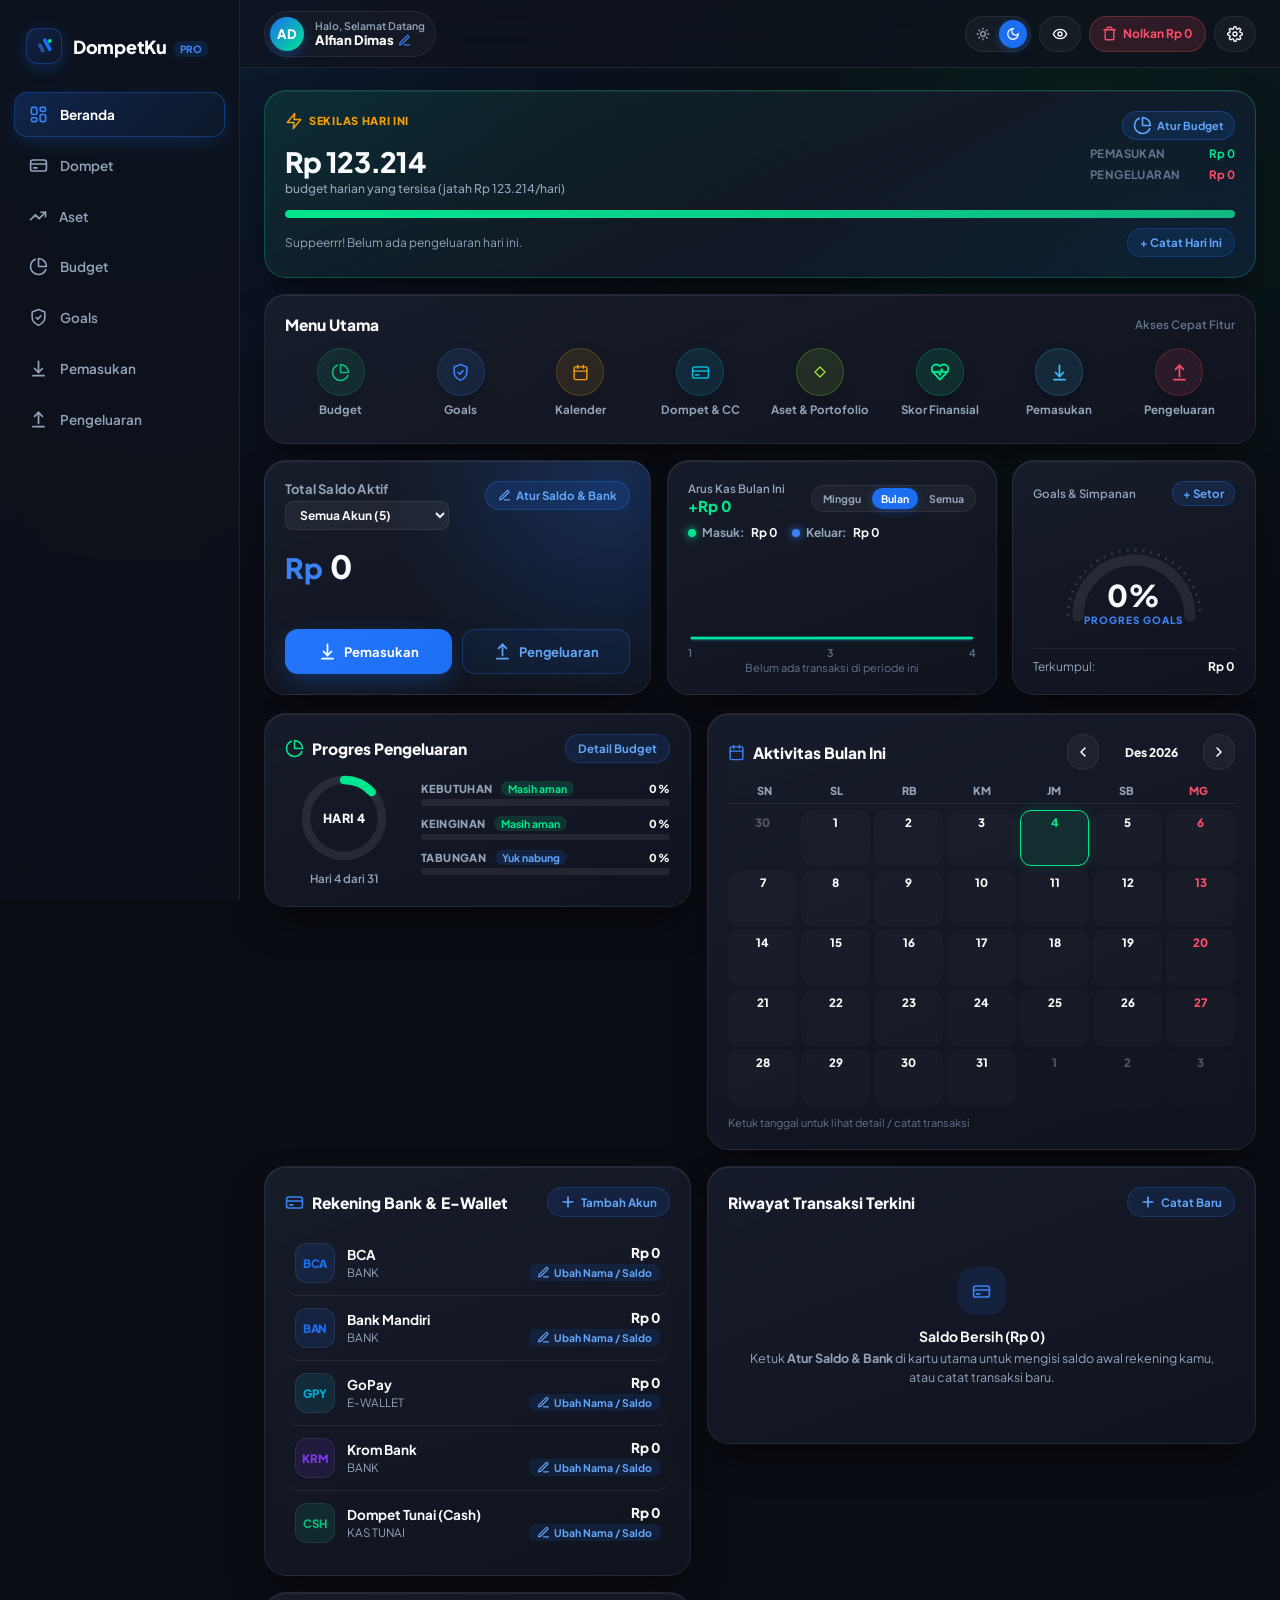
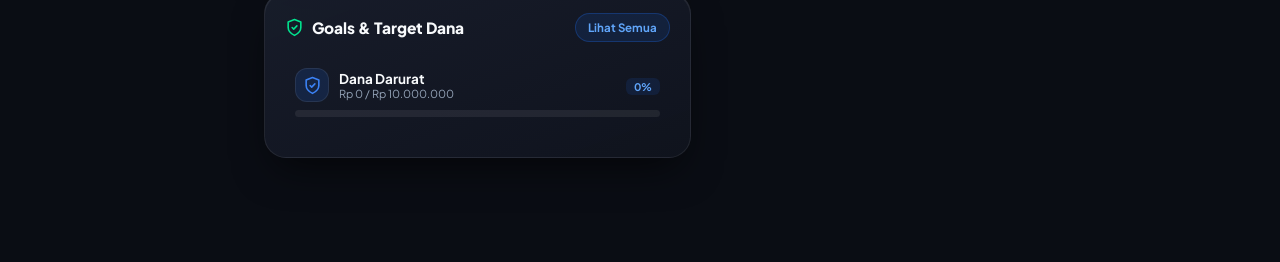
<file: app.html>
<!DOCTYPE html>
<html lang="id" data-theme="dark">
<head>
  <script>
    (() => {
      const clean = () => {
        const u = new URL(location.href);
        [...u.searchParams.keys()].forEach(k => {
          if (/^utm_/i.test(k) || (k.toLowerCase() === 'source' && /chatgpt/i.test(u.searchParams.get(k) || ''))) u.searchParams.delete(k);
        });
        history.replaceState(history.state, '', u.pathname + (u.search ? '?' + u.searchParams : '') + u.hash);
      };
      clean();
      addEventListener('pageshow', clean);
      let n = 0, timer = setInterval(() => { clean(); if (++n >= 20) clearInterval(timer); }, 250);
    })();
  </script>

  <meta charset="UTF-8" />
  <meta name="viewport" content="width=device-width, initial-scale=1.0" />
  <meta name="theme-color" content="#0B0E14" />
  <meta name="apple-mobile-web-app-capable" content="yes" />
  <meta name="apple-mobile-web-app-status-bar-style" content="black-translucent" />
  <meta name="apple-mobile-web-app-title" content="DompetKu" />
  <link rel="manifest" href="./manifest.json" />
  <link rel="icon" type="image/svg+xml" href="./icon.svg" />
  <link rel="apple-touch-icon" href="./icon.svg" />
  <title>DompetKu Pro — Smart Personal Finance</title>
  <link rel="preconnect" href="https://fonts.googleapis.com">
  <link rel="preconnect" href="https://fonts.gstatic.com" crossorigin>
  <link href="https://fonts.googleapis.com/css2?family=Plus+Jakarta+Sans:wght@400;500;600;700;800&display=swap" rel="stylesheet">
  <style>
    :root {
      --bg-main: #0A0D14;
      --bg-elevated: #121621;
      --card-bg: linear-gradient(160deg, rgba(25, 30, 44, 0.92) 0%, rgba(16, 20, 30, 0.96) 100%);
      --card-solid: #151A26;
      --card-hover: rgba(32, 39, 56, 0.95);
      --glass-border: rgba(255, 255, 255, 0.075);
      --glass-highlight: rgba(255, 255, 255, 0.14);
      --text-main: #F8FAFC;
      --text-sub: #94A3B8;
      --text-muted: #64748B;
      --blue: #1D6FF2;
      --blue-light: #3B82F6;
      --blue-glow: rgba(29, 111, 242, 0.38);
      --emerald: #00E58F;
      --emerald-soft: rgba(0, 229, 143, 0.14);
      --danger: #FF4D6A;
      --danger-soft: rgba(255, 77, 106, 0.14);
      --warning: #F59E0B;
      --input-bg: rgba(11, 14, 21, 0.75);
      --shadow-card: 0 18px 40px -12px rgba(0, 0, 0, 0.65), inset 0 1px 0 rgba(255, 255, 255, 0.07);
      --ease-spring: cubic-bezier(0.16, 1, 0.3, 1);
    }

    html[data-theme="light"] {
      --bg-main: #F1F5F9;
      --bg-elevated: #FFFFFF;
      --card-bg: linear-gradient(160deg, #FFFFFF 0%, #F8FAFC 100%);
      --card-solid: #FFFFFF;
      --card-hover: #F1F5F9;
      --glass-border: rgba(15, 23, 42, 0.08);
      --glass-highlight: rgba(15, 23, 42, 0.15);
      --text-main: #0F172A;
      --text-sub: #475569;
      --text-muted: #64748B;
      --blue: #1D6FF2;
      --blue-light: #2563EB;
      --blue-glow: rgba(29, 111, 242, 0.25);
      --emerald: #059669;
      --emerald-soft: rgba(16, 185, 129, 0.12);
      --danger: #E11D48;
      --danger-soft: rgba(225, 29, 72, 0.1);
      --input-bg: #F8FAFC;
      --shadow-card: 0 12px 28px -8px rgba(15, 23, 42, 0.07);
    }

    * {
      box-sizing: border-box;
      margin: 0;
      padding: 0;
      -webkit-tap-highlight-color: transparent;
      font-family: 'Plus Jakarta Sans', -apple-system, BlinkMacSystemFont, sans-serif;
    }

    body {
      background-color: var(--bg-main);
      background-image:
        radial-gradient(circle at 15% 0%, rgba(29, 111, 242, 0.13), transparent 42%),
        radial-gradient(circle at 85% 15%, rgba(0, 229, 143, 0.07), transparent 38%);
      background-attachment: fixed;
      color: var(--text-main);
      min-height: 100vh;
      display: flex;
      overflow-x: hidden;
      transition: background-color 0.35s var(--ease-spring), color 0.35s var(--ease-spring);
    }

    svg {
      display: block;
      flex-shrink: 0;
    }

    /* Smooth Keyframes */
    @keyframes fadeUpSpring {
      0% { opacity: 0; transform: translateY(14px) scale(0.985); }
      100% { opacity: 1; transform: translateY(0) scale(1); }
    }
    @keyframes drawLine {
      0% { stroke-dashoffset: 900; }
      100% { stroke-dashoffset: 0; }
    }
    @keyframes pulseDot {
      0%, 100% { transform: scale(1); opacity: 1; }
      50% { transform: scale(1.35); opacity: 0.65; }
    }

    .anim-in {
      animation: fadeUpSpring 0.48s var(--ease-spring) both;
    }
    .d-1 { animation-delay: 0.04s; }
    .d-2 { animation-delay: 0.08s; }
    .d-3 { animation-delay: 0.12s; }
    .d-4 { animation-delay: 0.16s; }

    /* Toast */
    .toast {
      position: fixed;
      top: 18px;
      left: 50%;
      transform: translateX(-50%) translateY(-100px) scale(0.9);
      background: rgba(20, 25, 38, 0.94);
      backdrop-filter: blur(14px);
      -webkit-backdrop-filter: blur(14px);
      color: #fff;
      border: 1px solid rgba(255, 255, 255, 0.14);
      padding: 11px 20px;
      border-radius: 99px;
      font-size: 13px;
      font-weight: 700;
      z-index: 999;
      box-shadow: 0 14px 35px rgba(0, 0, 0, 0.45);
      transition: transform 0.38s var(--ease-spring), opacity 0.3s ease;
      opacity: 0;
      white-space: nowrap;
      display: flex;
      align-items: center;
      gap: 8px;
    }
    .toast.show {
      transform: translateX(-50%) translateY(0) scale(1);
      opacity: 1;
    }

    /* ==================== SIDEBAR / NAVIGATION ==================== */
    .sidebar {
      width: 240px;
      background: rgba(14, 18, 28, 0.85);
      backdrop-filter: blur(20px);
      -webkit-backdrop-filter: blur(20px);
      border-right: 1px solid var(--glass-border);
      position: fixed;
      top: 0;
      bottom: 0;
      left: 0;
      z-index: 40;
      display: flex;
      flex-direction: column;
      padding: 24px 14px;
      transition: background 0.3s ease;
    }
    html[data-theme="light"] .sidebar {
      background: rgba(255, 255, 255, 0.9);
    }

    .brand {
      display: flex;
      align-items: center;
      gap: 11px;
      padding: 4px 12px 28px;
    }
    .brand-logo {
      width: 36px;
      height: 36px;
      border-radius: 11px;
      background: linear-gradient(135deg, rgba(29, 111, 242, 0.2), rgba(29, 111, 242, 0.05));
      border: 1px solid rgba(29, 111, 242, 0.35);
      display: flex;
      align-items: center;
      justify-content: center;
      box-shadow: 0 4px 15px rgba(29, 111, 242, 0.25);
    }
    .brand-text {
      font-size: 18px;
      font-weight: 800;
      letter-spacing: -0.3px;
      color: var(--text-main);
    }
    .brand-pro {
      font-size: 10px;
      font-weight: 800;
      color: var(--blue-light);
      background: rgba(29, 111, 242, 0.14);
      padding: 2px 6px;
      border-radius: 6px;
      margin-left: 4px;
      vertical-align: middle;
    }

    .nav-list {
      display: flex;
      flex-direction: column;
      gap: 6px;
    }
    .nav-btn {
      border: 1px solid transparent;
      background: transparent;
      color: var(--text-sub);
      display: flex;
      align-items: center;
      gap: 12px;
      padding: 12px 14px;
      border-radius: 13px;
      font-size: 13.5px;
      font-weight: 600;
      cursor: pointer;
      text-align: left;
      transition: all 0.24s var(--ease-spring);
    }
    .nav-btn:hover {
      color: var(--text-main);
      background: rgba(255, 255, 255, 0.04);
    }
    .nav-btn:active {
      transform: scale(0.96);
    }
    .nav-btn.active {
      background: linear-gradient(135deg, rgba(29, 111, 242, 0.22) 0%, rgba(29, 111, 242, 0.06) 100%);
      border-color: rgba(29, 111, 242, 0.35);
      color: #fff;
      font-weight: 700;
      box-shadow: 0 6px 20px -4px rgba(29, 111, 242, 0.28);
    }
    html[data-theme="light"] .nav-btn.active {
      background: var(--blue);
      color: #fff;
    }
    .nav-btn.active svg {
      color: var(--blue-light);
    }
    html[data-theme="light"] .nav-btn.active svg {
      color: #fff;
    }

    /* ==================== MAIN & TOPBAR ==================== */
    .main {
      margin-left: 240px;
      flex: 1;
      min-width: 0;
      display: flex;
      flex-direction: column;
    }

    .topbar {
      height: 68px;
      background: rgba(14, 18, 28, 0.72);
      backdrop-filter: blur(18px);
      -webkit-backdrop-filter: blur(18px);
      border-bottom: 1px solid var(--glass-border);
      padding: 0 24px;
      display: flex;
      align-items: center;
      justify-content: space-between;
      position: sticky;
      top: 0;
      z-index: 30;
    }
    html[data-theme="light"] .topbar {
      background: rgba(255, 255, 255, 0.82);
    }

    .user-chip {
      display: flex;
      align-items: center;
      gap: 11px;
      cursor: pointer;
      padding: 5px 10px 5px 5px;
      border-radius: 99px;
      border: 1px solid var(--glass-border);
      background: rgba(255, 255, 255, 0.03);
      text-align: left;
      transition: all 0.22s var(--ease-spring);
    }
    .user-chip:hover {
      border-color: var(--glass-highlight);
      transform: translateY(-1px);
    }
    .user-avatar {
      width: 34px;
      height: 34px;
      border-radius: 50%;
      background: linear-gradient(135deg, #1D6FF2, #00E58F);
      color: #fff;
      display: flex;
      align-items: center;
      justify-content: center;
      font-weight: 800;
      font-size: 13px;
      box-shadow: 0 4px 10px rgba(29, 111, 242, 0.35);
    }
    .user-greeting {
      font-size: 10.5px;
      color: var(--text-sub);
      font-weight: 600;
    }
    .user-name {
      font-size: 13px;
      font-weight: 800;
      color: var(--text-main);
      display: flex;
      align-items: center;
      gap: 4px;
    }

    .topbar-actions {
      display: flex;
      align-items: center;
      gap: 8px;
    }

    /* FinPro Theme Switcher Pill */
    .theme-pill {
      display: inline-flex;
      align-items: center;
      background: rgba(255, 255, 255, 0.04);
      border: 1px solid var(--glass-border);
      border-radius: 99px;
      padding: 3px;
      gap: 2px;
    }
    .theme-pill-btn {
      width: 28px;
      height: 28px;
      border-radius: 50%;
      border: none;
      background: transparent;
      color: var(--text-sub);
      display: flex;
      align-items: center;
      justify-content: center;
      cursor: pointer;
      transition: all 0.22s var(--ease-spring);
    }
    .theme-pill-btn.active {
      background: var(--blue);
      color: #fff;
      box-shadow: 0 2px 8px var(--blue-glow);
    }

    .top-btn {
      border: 1px solid var(--glass-border);
      background: rgba(255, 255, 255, 0.04);
      color: var(--text-main);
      height: 36px;
      padding: 0 12px;
      border-radius: 99px;
      font-size: 12px;
      font-weight: 700;
      cursor: pointer;
      display: inline-flex;
      align-items: center;
      gap: 6px;
      transition: all 0.22s var(--ease-spring);
    }
    .top-btn:hover {
      border-color: var(--glass-highlight);
      transform: translateY(-1px);
    }
    .top-btn:active {
      transform: scale(0.95);
    }
    .top-btn.danger {
      border-color: rgba(255, 77, 106, 0.28);
      background: var(--danger-soft);
      color: var(--danger);
    }

    .container {
      padding: 22px 24px 104px;
      max-width: 1240px;
      width: 100%;
      margin: 0 auto;
    }

    /* ==================== FINPRO CARDS & DASHBOARD GRID ==================== */
    .finpro-top-grid {
      display: grid;
      grid-template-columns: 1.35fr 1.15fr 0.85fr;
      gap: 16px;
      margin-bottom: 18px;
    }

    .f-card {
      background: var(--card-bg);
      border: 1px solid var(--glass-border);
      border-radius: 22px;
      padding: 20px;
      box-shadow: var(--shadow-card);
      position: relative;
      overflow: hidden;
      transition: transform 0.28s var(--ease-spring), border-color 0.28s ease;
    }
    .f-card:hover {
      border-color: var(--glass-highlight);
    }

    /* Card 1: Total Balance (FinPro Top-Center Widget Style) */
    .balance-card {
      display: flex;
      flex-direction: column;
      justify-content: space-between;
      background:
        radial-gradient(circle at 90% 10%, rgba(29, 111, 242, 0.22), transparent 55%),
        var(--card-bg);
    }
    .bal-header {
      display: flex;
      align-items: flex-start;
      justify-content: space-between;
      gap: 10px;
    }
    .bal-label {
      font-size: 13px;
      font-weight: 700;
      color: var(--text-sub);
      letter-spacing: 0.2px;
    }
    .bank-filter-select {
      margin-top: 4px;
      background: rgba(255, 255, 255, 0.05);
      border: 1px solid var(--glass-border);
      color: var(--text-main);
      font-size: 12px;
      font-weight: 700;
      padding: 5px 10px;
      border-radius: 8px;
      outline: none;
      cursor: pointer;
    }
    .bank-filter-select option {
      background: #151A26;
      color: #fff;
    }
    .pill-edit-btn {
      background: rgba(29, 111, 242, 0.14);
      border: 1px solid rgba(29, 111, 242, 0.35);
      color: #60A5FA;
      padding: 6px 12px;
      border-radius: 99px;
      font-size: 11.5px;
      font-weight: 700;
      cursor: pointer;
      display: inline-flex;
      align-items: center;
      gap: 5px;
      transition: all 0.22s var(--ease-spring);
    }
    html[data-theme="light"] .pill-edit-btn {
      color: var(--blue);
    }
    .pill-edit-btn:hover {
      background: var(--blue);
      color: #fff;
      transform: translateY(-1px);
    }

    .bal-amount-wrap {
      margin: 16px 0 18px;
      cursor: pointer;
    }
    .bal-currency {
      color: var(--blue-light);
      font-weight: 800;
      font-size: 28px;
      margin-right: 4px;
    }
    .bal-digits {
      font-size: 32px;
      font-weight: 800;
      letter-spacing: -0.8px;
      color: var(--text-main);
    }

    .bal-actions {
      display: grid;
      grid-template-columns: 1fr 1fr;
      gap: 10px;
    }
    .btn-finpro-primary {
      border: none;
      background: linear-gradient(135deg, #2575FC 0%, #1D6FF2 100%);
      color: #fff;
      padding: 12px 14px;
      border-radius: 13px;
      font-size: 13px;
      font-weight: 700;
      cursor: pointer;
      display: inline-flex;
      align-items: center;
      justify-content: center;
      gap: 7px;
      box-shadow: 0 8px 22px -4px var(--blue-glow);
      transition: all 0.24s var(--ease-spring);
    }
    .btn-finpro-primary:hover {
      transform: translateY(-2px);
      box-shadow: 0 12px 26px -4px var(--blue-glow);
    }
    .btn-finpro-primary:active {
      transform: scale(0.96);
    }

    .btn-finpro-secondary {
      border: 1px solid rgba(29, 111, 242, 0.32);
      background: rgba(29, 111, 242, 0.08);
      color: #60A5FA;
      padding: 12px 14px;
      border-radius: 13px;
      font-size: 13px;
      font-weight: 700;
      cursor: pointer;
      display: inline-flex;
      align-items: center;
      justify-content: center;
      gap: 7px;
      transition: all 0.24s var(--ease-spring);
    }
    html[data-theme="light"] .btn-finpro-secondary {
      color: var(--blue);
    }
    .btn-finpro-secondary:hover {
      background: rgba(29, 111, 242, 0.16);
      transform: translateY(-2px);
    }
    .btn-finpro-secondary:active {
      transform: scale(0.96);
    }

    /* Card 2: Cashflow & Smooth Spline Chart */
    .card-head-row {
      display: flex;
      align-items: center;
      justify-content: space-between;
      margin-bottom: 10px;
    }
    .card-subtitle {
      font-size: 11.5px;
      font-weight: 600;
      color: var(--text-sub);
    }
    .card-main-title {
      font-size: 15px;
      font-weight: 800;
      color: var(--text-main);
    }
    .period-pills {
      display: inline-flex;
      background: rgba(255, 255, 255, 0.04);
      border: 1px solid var(--glass-border);
      border-radius: 99px;
      padding: 2px;
      gap: 2px;
    }
    .period-pill {
      border: none;
      background: transparent;
      color: var(--text-sub);
      font-size: 10.5px;
      font-weight: 700;
      padding: 4px 9px;
      border-radius: 99px;
      cursor: pointer;
      transition: all 0.2s var(--ease-spring);
    }
    .period-pill.active {
      background: var(--blue);
      color: #fff;
      box-shadow: 0 2px 8px var(--blue-glow);
    }

    .cashflow-mini-stats {
      display: flex;
      gap: 14px;
      margin: 8px 0 10px;
      flex-wrap: wrap;
    }
    .cf-pill {
      display: flex;
      align-items: center;
      gap: 6px;
      font-size: 12px;
      font-weight: 700;
    }
    .cf-dot {
      width: 8px;
      height: 8px;
      border-radius: 50%;
    }

    .spline-svg {
      width: 100%;
      height: 92px;
      overflow: visible;
    }
    .spline-path {
      stroke-dasharray: 900;
      stroke-dashoffset: 0;
      animation: drawLine 1.1s var(--ease-spring) forwards;
    }

    /* Card 3: Radial Score / Target Tabungan Gauge */
    .gauge-card {
      display: flex;
      flex-direction: column;
      align-items: center;
      justify-content: space-between;
      text-align: center;
    }
    .gauge-wrap {
      position: relative;
      width: 160px;
      height: 105px;
      display: flex;
      align-items: flex-end;
      justify-content: center;
      margin: 4px 0;
    }
    .gauge-score-text {
      position: absolute;
      bottom: 4px;
      left: 0;
      right: 0;
      text-align: center;
    }
    .gauge-num {
      font-size: 30px;
      font-weight: 800;
      color: var(--text-main);
      line-height: 1;
    }
    .gauge-caption {
      font-size: 10px;
      font-weight: 800;
      letter-spacing: 1px;
      color: var(--blue-light);
      text-transform: uppercase;
      margin-top: 4px;
    }

    /* ==================== LOWER TWO-COLUMN LAYOUT ==================== */
    .two-col {
      display: grid;
      grid-template-columns: 1.05fr 1.35fr;
      gap: 16px;
      align-items: start;
    }

    .section-head {
      display: flex;
      align-items: center;
      justify-content: space-between;
      margin-bottom: 14px;
    }
    .section-title {
      font-size: 15.5px;
      font-weight: 800;
      color: var(--text-main);
      display: flex;
      align-items: center;
      gap: 8px;
    }
    .link-action {
      background: rgba(29, 111, 242, 0.12);
      border: 1px solid rgba(29, 111, 242, 0.28);
      color: #60A5FA;
      padding: 6px 12px;
      border-radius: 99px;
      font-size: 11.5px;
      font-weight: 700;
      cursor: pointer;
      display: inline-flex;
      align-items: center;
      gap: 5px;
      transition: all 0.22s var(--ease-spring);
    }
    html[data-theme="light"] .link-action {
      color: var(--blue);
    }
    .link-action:hover {
      background: var(--blue);
      color: #fff;
      transform: translateY(-1px);
    }

    /* Item Rows (Wallets & Transactions) */
    .item-row {
      display: flex;
      align-items: center;
      justify-content: space-between;
      padding: 12px 10px;
      border-bottom: 1px solid var(--glass-border);
      gap: 12px;
      cursor: pointer;
      border-radius: 14px;
      transition: all 0.22s var(--ease-spring);
    }
    .item-row:hover {
      background: rgba(255, 255, 255, 0.035);
      transform: translateX(3px);
    }
    html[data-theme="light"] .item-row:hover {
      background: rgba(15, 23, 42, 0.035);
    }
    .item-row:active {
      transform: scale(0.985);
    }
    .item-row:last-child {
      border-bottom: none;
    }
    .item-left {
      display: flex;
      align-items: center;
      gap: 12px;
      min-width: 0;
      flex: 1;
    }
    .icon-squircle {
      width: 40px;
      height: 40px;
      border-radius: 12px;
      display: flex;
      align-items: center;
      justify-content: center;
      flex-shrink: 0;
      font-weight: 800;
      font-size: 11.5px;
      letter-spacing: -0.3px;
      border: 1px solid rgba(255, 255, 255, 0.08);
    }
    .item-info {
      min-width: 0;
      flex: 1;
    }
    .item-title {
      font-size: 13.5px;
      font-weight: 700;
      color: var(--text-main);
      white-space: nowrap;
      overflow: hidden;
      text-overflow: ellipsis;
    }
    .item-meta {
      font-size: 11.5px;
      color: var(--text-sub);
      margin-top: 2px;
      white-space: nowrap;
      overflow: hidden;
      text-overflow: ellipsis;
    }
    .item-right {
      text-align: right;
      flex-shrink: 0;
    }
    .item-amt {
      font-size: 13.5px;
      font-weight: 800;
    }
    .edit-pill {
      display: inline-flex;
      align-items: center;
      gap: 4px;
      font-size: 10.5px;
      font-weight: 700;
      color: #60A5FA;
      background: rgba(29, 111, 242, 0.12);
      padding: 2px 8px;
      border-radius: 6px;
      margin-top: 3px;
    }
    html[data-theme="light"] .edit-pill {
      color: var(--blue);
    }

    /* FinPro Transaction Table Header */
    .tx-table-head {
      display: grid;
      grid-template-columns: 1.6fr 1fr 0.8fr 0.9fr;
      padding: 6px 10px 10px;
      border-bottom: 1px solid var(--glass-border);
      font-size: 11px;
      font-weight: 700;
      color: var(--text-muted);
      text-transform: uppercase;
      letter-spacing: 0.4px;
    }
    .tx-grid-row {
      display: grid;
      grid-template-columns: 1.6fr 1fr 0.8fr 0.9fr;
      align-items: center;
      padding: 12px 10px;
      border-bottom: 1px solid var(--glass-border);
      border-radius: 13px;
      cursor: pointer;
      gap: 8px;
      transition: all 0.22s var(--ease-spring);
    }
    .tx-grid-row:hover {
      background: rgba(255, 255, 255, 0.04);
      transform: translateX(3px);
    }
    .tx-grid-row:last-child {
      border-bottom: none;
    }

    /* Progress Track (FinPro Glowing Bar) */
    .progress-track {
      height: 7px;
      background: rgba(255, 255, 255, 0.07);
      border-radius: 99px;
      overflow: hidden;
      margin: 8px 0;
    }
    html[data-theme="light"] .progress-track {
      background: #E2E8F0;
    }
    .progress-fill {
      height: 100%;
      border-radius: 99px;
      background: linear-gradient(90deg, #1D6FF2 0%, #00E58F 100%);
      box-shadow: 0 0 12px rgba(0, 229, 143, 0.45);
      transition: width 0.6s var(--ease-spring);
    }

    /* ==================== SMOOTH SPRING MODAL ==================== */
    .modal-backdrop {
      position: fixed;
      inset: 0;
      background: rgba(6, 9, 15, 0.72);
      backdrop-filter: blur(14px);
      -webkit-backdrop-filter: blur(14px);
      z-index: 100;
      display: flex;
      align-items: center;
      justify-content: center;
      padding: 14px;
      opacity: 0;
      pointer-events: none;
      transition: opacity 0.28s var(--ease-spring);
    }
    .modal-backdrop.open {
      opacity: 1;
      pointer-events: auto;
    }
    .modal-box {
      background: var(--card-solid);
      border: 1px solid var(--glass-highlight);
      width: 100%;
      max-width: 470px;
      border-radius: 24px;
      padding: 20px;
      max-height: 90vh;
      overflow-y: auto;
      box-shadow: 0 25px 60px rgba(0, 0, 0, 0.65);
      transform: translateY(24px) scale(0.96);
      transition: transform 0.34s var(--ease-spring);
    }
    .modal-backdrop.open .modal-box {
      transform: translateY(0) scale(1);
    }
    .modal-header {
      display: flex;
      align-items: center;
      justify-content: space-between;
      padding-bottom: 14px;
      margin-bottom: 14px;
      border-bottom: 1px solid var(--glass-border);
    }
    .modal-title {
      font-size: 16px;
      font-weight: 800;
      color: var(--text-main);
      display: flex;
      align-items: center;
      gap: 8px;
    }
    .close-btn {
      width: 32px;
      height: 32px;
      border-radius: 50%;
      border: 1px solid var(--glass-border);
      background: rgba(255, 255, 255, 0.05);
      color: var(--text-main);
      font-weight: 800;
      cursor: pointer;
      display: flex;
      align-items: center;
      justify-content: center;
      transition: all 0.2s ease;
    }
    .close-btn:hover {
      background: var(--danger-soft);
      color: var(--danger);
    }

    .form-label {
      display: block;
      font-size: 12px;
      font-weight: 700;
      color: var(--text-sub);
      margin: 12px 0 6px;
    }
    .form-control {
      width: 100%;
      border: 1.5px solid var(--glass-border);
      border-radius: 12px;
      padding: 11px 13px;
      font-size: 14px;
      color: var(--text-main);
      outline: none;
      background: var(--input-bg);
      transition: border-color 0.2s ease, box-shadow 0.2s ease;
    }
    .form-control:focus {
      border-color: var(--blue);
      box-shadow: 0 0 0 3px rgba(29, 111, 242, 0.2);
    }
    .form-control option {
      background: var(--card-solid);
      color: var(--text-main);
    }

    .chip-row {
      display: flex;
      gap: 6px;
      flex-wrap: wrap;
      margin-top: 8px;
    }
    .chip-btn {
      border: 1px solid var(--glass-border);
      background: rgba(255, 255, 255, 0.04);
      color: var(--text-main);
      padding: 7px 11px;
      border-radius: 99px;
      font-size: 11.5px;
      font-weight: 700;
      cursor: pointer;
      transition: all 0.2s var(--ease-spring);
    }
    .chip-btn:hover {
      border-color: var(--blue-light);
    }
    .chip-btn:active {
      transform: scale(0.95);
    }
    .chip-btn.active {
      background: rgba(29, 111, 242, 0.2);
      border-color: var(--blue);
      color: #60A5FA;
    }
    html[data-theme="light"] .chip-btn.active {
      color: var(--blue);
    }

    .cat-grid {
      display: grid;
      grid-template-columns: repeat(4, 1fr);
      gap: 7px;
      max-height: 225px;
      overflow-y: auto;
      padding: 2px;
    }
    .cat-btn {
      border: 1.5px solid var(--glass-border);
      background: rgba(255, 255, 255, 0.025);
      border-radius: 12px;
      padding: 9px 4px;
      cursor: pointer;
      display: flex;
      flex-direction: column;
      align-items: center;
      justify-content: center;
      gap: 6px;
      font-size: 10.5px;
      font-weight: 700;
      color: var(--text-sub);
      text-align: center;
      min-height: 66px;
      transition: all 0.2s var(--ease-spring);
    }
    .cat-btn:active {
      transform: scale(0.95);
    }
    .cat-btn.selected {
      border-color: var(--blue);
      background: rgba(29, 111, 242, 0.16);
      color: var(--text-main);
      box-shadow: 0 4px 14px rgba(29, 111, 242, 0.22);
    }

    .preset-grid {
      display: grid;
      grid-template-columns: repeat(3, 1fr);
      gap: 7px;
      max-height: 170px;
      overflow-y: auto;
      padding: 2px;
    }
    .preset-btn {
      border: 1.5px solid var(--glass-border);
      background: rgba(255, 255, 255, 0.03);
      border-radius: 11px;
      padding: 8px 8px;
      font-size: 11.5px;
      font-weight: 700;
      color: var(--text-main);
      cursor: pointer;
      display: flex;
      align-items: center;
      gap: 7px;
      text-align: left;
      transition: all 0.2s var(--ease-spring);
    }
    .preset-btn:active {
      transform: scale(0.95);
    }
    .preset-btn.selected {
      border-color: var(--blue);
      background: rgba(29, 111, 242, 0.18);
      box-shadow: 0 4px 12px rgba(29, 111, 242, 0.2);
    }

    .btn-submit {
      width: 100%;
      border: none;
      border-radius: 14px;
      padding: 13.5px;
      font-size: 14px;
      font-weight: 800;
      color: #fff;
      background: linear-gradient(135deg, #2575FC 0%, #1D6FF2 100%);
      box-shadow: 0 8px 24px -4px var(--blue-glow);
      cursor: pointer;
      margin-top: 16px;
      transition: all 0.24s var(--ease-spring);
    }
    .btn-submit:hover {
      transform: translateY(-1px);
    }
    .btn-submit:active {
      transform: scale(0.97);
    }
    .btn-danger {
      width: 100%;
      border: 1px solid rgba(255, 77, 106, 0.35);
      border-radius: 14px;
      padding: 12px;
      font-size: 13.5px;
      font-weight: 800;
      color: var(--danger);
      background: var(--danger-soft);
      cursor: pointer;
      margin-top: 8px;
      transition: all 0.22s var(--ease-spring);
    }
    .btn-danger:active {
      transform: scale(0.97);
    }

    /* ==================== NEW WIDGETS: SEKILAS HARI INI, MENU UTAMA, PROGRES & KALENDER, BUDGET, GOALS ==================== */
    .glance-card {
      background: linear-gradient(155deg, rgba(16, 185, 129, 0.14) 0%, rgba(19, 25, 38, 0.92) 55%, rgba(29, 111, 242, 0.12) 100%);
      border-color: rgba(0, 229, 143, 0.25);
    }
    html[data-theme="light"] .glance-card {
      background: linear-gradient(155deg, rgba(16, 185, 129, 0.10) 0%, #FFFFFF 60%, rgba(29, 111, 242, 0.08) 100%);
      border-color: rgba(16, 185, 129, 0.28);
    }
    .glance-badge {
      display: inline-flex;
      align-items: center;
      gap: 6px;
      font-size: 11px;
      font-weight: 800;
      letter-spacing: 0.7px;
      text-transform: uppercase;
      color: var(--warning);
      margin-bottom: 10px;
    }
    .glance-top-row {
      display: flex;
      justify-content: space-between;
      align-items: flex-start;
      gap: 14px;
      flex-wrap: wrap;
    }
    .glance-big-num {
      font-size: 28px;
      font-weight: 800;
      letter-spacing: -0.7px;
      line-height: 1.15;
      color: var(--text-main);
    }
    .glance-sub {
      font-size: 12px;
      color: var(--text-sub);
      margin-top: 3px;
      font-weight: 500;
    }
    .glance-io-box {
      display: flex;
      flex-direction: column;
      gap: 6px;
      text-align: right;
      min-width: 145px;
    }
    .glance-io-row {
      display: flex;
      align-items: center;
      justify-content: space-between;
      gap: 12px;
      font-size: 11.5px;
      font-weight: 700;
    }
    .glance-status {
      font-size: 12px;
      color: var(--text-sub);
      margin-top: 8px;
      display: flex;
      align-items: center;
      justify-content: space-between;
      gap: 8px;
    }

    /* Menu Utama Circular Icon Grid */
    .menu-utama-grid {
      display: grid;
      grid-template-columns: repeat(4, 1fr);
      gap: 12px 8px;
      margin-top: 8px;
    }
    @media (min-width: 640px) {
      .menu-utama-grid {
        grid-template-columns: repeat(8, 1fr);
      }
    }
    .menu-utama-btn {
      background: none;
      border: none;
      color: var(--text-main);
      display: flex;
      flex-direction: column;
      align-items: center;
      gap: 7px;
      cursor: pointer;
      padding: 6px 2px;
      border-radius: 14px;
      transition: transform 0.22s var(--ease-spring), background 0.2s ease;
    }
    .menu-utama-btn:hover {
      background: rgba(255, 255, 255, 0.04);
      transform: translateY(-2px);
    }
    .menu-utama-btn:active {
      transform: scale(0.93);
    }
    .menu-utama-circle {
      width: 48px;
      height: 48px;
      border-radius: 50%;
      display: flex;
      align-items: center;
      justify-content: center;
      border: 1px solid var(--glass-highlight);
      box-shadow: 0 8px 20px -6px rgba(0, 0, 0, 0.35);
      transition: all 0.25s var(--ease-spring);
    }
    .menu-utama-label {
      font-size: 11.5px;
      font-weight: 700;
      color: var(--text-sub);
      text-align: center;
      line-height: 1.2;
    }

    /* Progres Pengeluaran (Hari X dari 30 + Kebutuhan/Keinginan/Tabungan) */
    .spend-prog-layout {
      display: grid;
      grid-template-columns: 118px 1fr;
      gap: 18px;
      align-items: center;
      margin-top: 8px;
    }
    @media (max-width: 420px) {
      .spend-prog-layout {
        grid-template-columns: 102px 1fr;
        gap: 12px;
      }
    }
    .day-ring-box {
      display: flex;
      flex-direction: column;
      align-items: center;
      justify-content: center;
      text-align: center;
    }
    .day-ring-svg-wrap {
      position: relative;
      width: 94px;
      height: 94px;
      display: flex;
      align-items: center;
      justify-content: center;
    }
    .day-ring-label {
      position: absolute;
      font-size: 12.5px;
      font-weight: 800;
      letter-spacing: 0.3px;
      color: var(--text-main);
    }
    .day-ring-sub {
      font-size: 11.5px;
      color: var(--text-sub);
      font-weight: 600;
      margin-top: 6px;
    }
    .prog-cat-row {
      margin-bottom: 11px;
    }
    .prog-cat-row:last-child {
      margin-bottom: 0;
    }
    .prog-cat-head {
      display: flex;
      align-items: center;
      justify-content: space-between;
      font-size: 11px;
      font-weight: 800;
      letter-spacing: 0.4px;
      margin-bottom: 4px;
    }
    .prog-cat-badge {
      font-size: 10.5px;
      font-weight: 700;
      padding: 1px 7px;
      border-radius: 99px;
      margin-left: 6px;
      text-transform: none;
      letter-spacing: 0;
    }

    /* Aktivitas Bulan Ini — Monthly Calendar Grid */
    .cal-weekdays {
      display: grid;
      grid-template-columns: repeat(7, 1fr);
      text-align: center;
      font-size: 11px;
      font-weight: 800;
      color: var(--text-sub);
      padding: 8px 0 6px;
      border-bottom: 1px solid var(--glass-border);
      margin-bottom: 6px;
    }
    .cal-grid {
      display: grid;
      grid-template-columns: repeat(7, 1fr);
      gap: 4px;
    }
    .cal-cell {
      min-height: 56px;
      border-radius: 11px;
      padding: 5px 3px 4px;
      border: 1px solid transparent;
      background: rgba(255, 255, 255, 0.02);
      display: flex;
      flex-direction: column;
      align-items: center;
      justify-content: flex-start;
      cursor: pointer;
      transition: all 0.18s var(--ease-spring);
      overflow: hidden;
    }
    html[data-theme="light"] .cal-cell {
      background: rgba(15, 23, 42, 0.025);
    }
    .cal-cell:hover {
      border-color: var(--blue-light);
      background: rgba(29, 111, 242, 0.10);
      transform: translateY(-1px);
    }
    .cal-cell.other-month {
      opacity: 0.28;
      pointer-events: none;
    }
    .cal-cell.is-today {
      border-color: var(--emerald);
      background: rgba(0, 229, 143, 0.10);
      box-shadow: 0 0 12px rgba(0, 229, 143, 0.18);
    }
    .cal-day-num {
      font-size: 11.5px;
      font-weight: 800;
      color: var(--text-main);
      line-height: 1.2;
      margin-bottom: 3px;
    }
    .cal-cell.is-sunday .cal-day-num {
      color: var(--danger);
    }
    .cal-cell.is-today .cal-day-num {
      color: var(--emerald);
    }
    .cal-tag {
      font-size: 9.5px;
      font-weight: 800;
      line-height: 1.15;
      padding: 1px 4px;
      border-radius: 4px;
      max-width: 100%;
      white-space: nowrap;
      overflow: hidden;
      text-overflow: ellipsis;
      margin-top: 1px;
    }
    .cal-tag.inc {
      color: var(--emerald);
      background: rgba(0, 229, 143, 0.13);
    }
    .cal-tag.exp {
      color: #FF6B81;
      background: rgba(255, 77, 106, 0.14);
    }

    /* Budget Page Rows (Screenshot 2 Style) */
    .budget-row {
      display: flex;
      align-items: flex-start;
      gap: 13px;
      padding: 15px 4px;
      border-bottom: 1px solid var(--glass-border);
      cursor: pointer;
      transition: background 0.2s ease;
    }
    .budget-row:last-child {
      border-bottom: none;
    }
    .budget-row:hover {
      background: rgba(255, 255, 255, 0.025);
      border-radius: 14px;
      padding-left: 8px;
      padding-right: 8px;
    }
    .budget-row-body {
      flex: 1;
      min-width: 0;
    }
    .budget-row-top {
      display: flex;
      align-items: center;
      justify-content: space-between;
      gap: 8px;
      margin-bottom: 6px;
    }
    .budget-row-bottom {
      display: flex;
      align-items: center;
      justify-content: space-between;
      gap: 8px;
      margin-top: 6px;
      font-size: 12px;
      color: var(--text-sub);
    }
    .budget-del-btn {
      width: 28px;
      height: 28px;
      border-radius: 8px;
      border: 1px solid transparent;
      background: transparent;
      color: var(--text-muted);
      display: inline-flex;
      align-items: center;
      justify-content: center;
      cursor: pointer;
      transition: all 0.2s ease;
    }
    .budget-del-btn:hover {
      color: var(--danger);
      background: var(--danger-soft);
      border-color: rgba(255, 77, 106, 0.3);
    }

    /* Goals Card (Screenshot 1 Style) */
    .goals-grid {
      display: grid;
      grid-template-columns: repeat(auto-fill, minmax(310px, 1fr));
      gap: 16px;
    }
    .goal-card {
      background: var(--card-bg);
      border: 1px solid var(--glass-border);
      border-radius: 20px;
      padding: 18px;
      cursor: pointer;
      transition: all 0.24s var(--ease-spring);
      display: flex;
      flex-direction: column;
      justify-content: space-between;
      gap: 14px;
    }
    .goal-card:hover {
      border-color: rgba(29, 111, 242, 0.45);
      transform: translateY(-2px);
      box-shadow: var(--shadow-card);
    }
    .goal-card-mid {
      display: flex;
      align-items: center;
      gap: 16px;
      padding: 4px 0;
    }
    .goal-ring-wrap {
      position: relative;
      width: 60px;
      height: 60px;
      flex-shrink: 0;
      display: flex;
      align-items: center;
      justify-content: center;
    }
    .goal-ring-pct {
      position: absolute;
      font-size: 12.5px;
      font-weight: 800;
      color: var(--text-main);
    }
    .goal-card-footer {
      border-top: 1px solid var(--glass-border);
      padding-top: 11px;
      display: flex;
      align-items: center;
      justify-content: space-between;
      font-size: 12px;
      color: var(--text-sub);
      font-weight: 600;
    }

    /* Floating Center + Button in Bottom Nav (Mobile) */
    .nav-fab-btn {
      width: 52px;
      height: 52px;
      border-radius: 50%;
      border: 3px solid var(--bg-base);
      background: linear-gradient(135deg, #00E58F 0%, #10B981 45%, #1D6FF2 100%);
      color: #06130E;
      display: none;
      align-items: center;
      justify-content: center;
      cursor: pointer;
      box-shadow: 0 10px 24px -4px rgba(0, 229, 143, 0.55);
      transform: translateY(-14px);
      transition: transform 0.24s var(--ease-spring), box-shadow 0.24s ease;
      flex-shrink: 0;
    }
    .nav-fab-btn:active {
      transform: translateY(-12px) scale(0.93);
    }

    /* ==================== NEW WIDGETS PART 2: ASET & KEKAYAAN BERSIH, PORTOFOLIO DONUT, SKOR FINANSIAL, DOMPET & KREDIT ==================== */
    .networth-hero-card {
      background: radial-gradient(120% 120% at 85% 15%, rgba(132, 204, 22, 0.16) 0%, rgba(16, 22, 32, 0.96) 52%, #0B0F17 100%);
      border: 1px solid rgba(163, 230, 53, 0.28);
      border-radius: 26px;
      padding: 22px 20px;
      color: #F8FAFC;
      box-shadow: 0 22px 48px -12px rgba(0, 0, 0, 0.65);
      position: relative;
      overflow: hidden;
    }
    .nw-tag {
      display: inline-flex;
      align-items: center;
      gap: 7px;
      font-size: 11px;
      font-weight: 800;
      letter-spacing: 1.2px;
      text-transform: uppercase;
      color: #A3E635;
    }
    .nw-big-val {
      font-size: 32px;
      font-weight: 800;
      letter-spacing: -1px;
      margin: 6px 0 16px;
      color: #FFFFFF;
      line-height: 1.15;
    }
    @media (max-width: 480px) {
      .nw-big-val { font-size: 26px; }
    }
    .nw-runway-box {
      display: inline-flex;
      align-items: center;
      gap: 13px;
      padding: 12px 16px;
      border-radius: 18px;
      background: rgba(255, 255, 255, 0.045);
      border: 1px solid rgba(255, 255, 255, 0.1);
      margin-bottom: 18px;
      max-width: 100%;
    }
    .nw-rocket-ico {
      width: 42px;
      height: 42px;
      border-radius: 13px;
      background: #A3E635;
      color: #0B1305;
      display: flex;
      align-items: center;
      justify-content: center;
      flex-shrink: 0;
      box-shadow: 0 8px 20px -4px rgba(163, 230, 53, 0.5);
    }
    .nw-level-row {
      display: flex;
      align-items: center;
      justify-content: space-between;
      gap: 10px;
      margin-bottom: 10px;
      flex-wrap: wrap;
    }
    .nw-trophy-circle {
      width: 38px;
      height: 38px;
      border-radius: 50%;
      background: rgba(163, 230, 53, 0.12);
      border: 1px solid rgba(163, 230, 53, 0.3);
      color: #A3E635;
      display: flex;
      align-items: center;
      justify-content: center;
      flex-shrink: 0;
    }
    .nw-subcards-grid {
      display: grid;
      grid-template-columns: 1fr 1fr;
      gap: 10px;
      margin-top: 16px;
    }
    .nw-subcard {
      padding: 12px 14px;
      border-radius: 16px;
      background: rgba(255, 255, 255, 0.04);
      border: 1px solid rgba(255, 255, 255, 0.09);
      display: flex;
      align-items: center;
      gap: 10px;
      cursor: pointer;
      transition: all 0.2s ease;
    }
    .nw-subcard:hover {
      background: rgba(255, 255, 255, 0.08);
      border-color: rgba(163, 230, 53, 0.35);
    }
    .nw-subcard.full-span {
      grid-column: 1 / -1;
    }
    .nw-dot {
      width: 9px;
      height: 9px;
      border-radius: 50%;
      flex-shrink: 0;
    }

    /* Portfolio Donut & Segmented Switch */
    .portfolio-seg-wrap {
      display: inline-flex;
      background: rgba(255, 255, 255, 0.05);
      border: 1px solid var(--glass-border);
      padding: 3px;
      border-radius: 99px;
      gap: 4px;
      margin-bottom: 14px;
    }
    html[data-theme="light"] .portfolio-seg-wrap {
      background: #F1F5F9;
    }
    .portfolio-seg-btn {
      border: none;
      background: transparent;
      color: var(--text-sub);
      font-size: 12px;
      font-weight: 700;
      padding: 6px 14px;
      border-radius: 99px;
      cursor: pointer;
      display: inline-flex;
      align-items: center;
      gap: 6px;
      transition: all 0.2s var(--ease-spring);
    }
    .portfolio-seg-btn.active {
      background: var(--card-solid);
      color: var(--text-main);
      box-shadow: 0 2px 10px rgba(0, 0, 0, 0.18);
    }
    .donut-wrap {
      position: relative;
      width: 210px;
      height: 210px;
      margin: 6px auto 18px;
      display: flex;
      align-items: center;
      justify-content: center;
    }
    .donut-center-text {
      position: absolute;
      text-align: center;
      pointer-events: none;
    }
    .alloc-legend-row {
      display: flex;
      align-items: center;
      justify-content: space-between;
      padding: 7.5px 4px;
      font-size: 13.5px;
      border-bottom: 1px dashed rgba(148, 163, 184, 0.12);
    }
    .alloc-legend-row:last-child {
      border-bottom: none;
    }
    .alloc-color-sq {
      width: 11px;
      height: 11px;
      border-radius: 3.5px;
      flex-shrink: 0;
    }

    /* Skor Kesehatan Finansial (Screenshot 4) */
    .health-ring-wrap {
      position: relative;
      width: 148px;
      height: 148px;
      margin: 6px auto 14px;
      display: flex;
      align-items: center;
      justify-content: center;
    }
    .health-status-pill {
      display: inline-block;
      padding: 5px 14px;
      border-radius: 99px;
      font-size: 11px;
      font-weight: 800;
      letter-spacing: 0.6px;
      text-transform: uppercase;
      margin: 10px 0 16px;
    }
    .health-metric-box {
      padding: 12px 14px;
      border-radius: 15px;
      background: rgba(255, 255, 255, 0.03);
      border: 1px solid var(--glass-border);
      margin-bottom: 10px;
      text-align: left;
    }
    html[data-theme="light"] .health-metric-box {
      background: #F8FAFC;
    }
    .health-metric-box:last-child {
      margin-bottom: 0;
    }

    /* Dompet Cards & Kartu Kredit (Screenshot 3) */
    .dompet-sec-bar {
      display: flex;
      align-items: center;
      justify-content: space-between;
      margin: 18px 2px 10px;
      font-size: 11.5px;
      font-weight: 800;
      letter-spacing: 0.8px;
      text-transform: uppercase;
      color: var(--text-sub);
    }
    .dompet-acc-card {
      background: var(--card-bg);
      border: 1px solid var(--glass-border);
      border-radius: 20px;
      padding: 16px 18px;
      margin-bottom: 11px;
      display: flex;
      align-items: center;
      justify-content: space-between;
      gap: 12px;
      cursor: pointer;
      transition: all 0.22s var(--ease-spring);
    }
    .dompet-acc-card:hover {
      transform: translateY(-2px);
      border-color: rgba(29, 111, 242, 0.45);
      box-shadow: var(--shadow-card);
    }
    .dompet-acc-card.credit-style {
      background: linear-gradient(145deg, rgba(15, 23, 42, 0.95) 0%, rgba(30, 41, 59, 0.88) 100%);
      border-color: rgba(255, 77, 106, 0.28);
      color: #F8FAFC;
    }
    .badge-dot-wrap {
      position: relative;
      display: inline-flex;
    }
    .badge-active-dot {
      position: absolute;
      top: -2px;
      right: -2px;
      width: 9px;
      height: 9px;
      border-radius: 50%;
      background: #FACC15;
      border: 2px solid var(--card-solid);
    }

    @media (max-width: 1024px) {
      .finpro-top-grid { grid-template-columns: 1fr; }
      .two-col { grid-template-columns: 1fr; }
    }

    @media (max-width: 768px) {
      .sidebar {
        width: 100%;
        height: 68px;
        top: auto;
        bottom: 0;
        left: 0;
        right: 0;
        flex-direction: row;
        padding: 6px 8px;
        border-right: none;
        border-top: 1px solid var(--glass-border);
        box-shadow: 0 -10px 30px rgba(0, 0, 0, 0.45);
      }
      .brand { display: none; }
      .nav-list {
        flex-direction: row;
        width: 100%;
        justify-content: space-around;
        align-items: center;
        gap: 2px;
      }
      .nav-btn {
        flex: 1;
        flex-direction: column;
        justify-content: center;
        align-items: center;
        padding: 6px 2px;
        gap: 3px;
        font-size: 10px;
        border-radius: 12px;
        text-align: center;
      }
      .nav-btn.desktop-only {
        display: none;
      }
      .nav-fab-btn {
        display: inline-flex;
      }
      .main { margin-left: 0; }
      .topbar { padding: 0 12px; height: 60px; }
      .container { padding: 14px 12px 98px; }
      .bal-digits { font-size: 27px; }
      .bal-currency { font-size: 23px; }
      .tx-table-head { display: none; }
      .tx-grid-row {
        display: flex;
        justify-content: space-between;
      }
      .modal-backdrop { align-items: flex-end; padding: 0; }
      .modal-box {
        max-width: 100%;
        border-bottom-left-radius: 0;
        border-bottom-right-radius: 0;
        padding: 18px 15px 28px;
      }
    }

    @media (max-width: 480px) {
      .topbar {
        padding: 6px 10px;
        height: auto;
        min-height: 54px;
        gap: 6px;
      }
      .user-chip {
        padding: 4px 6px;
        gap: 8px;
        min-width: 0;
        flex: 1 1 auto;
      }
      .user-avatar {
        width: 32px;
        height: 32px;
        font-size: 12px;
        flex-shrink: 0;
      }
      .user-greeting { display: none; }
      .user-name {
        font-size: 12.5px;
        white-space: nowrap;
        overflow: hidden;
        text-overflow: ellipsis;
        max-width: 118px;
      }
      .topbar-actions {
        gap: 5px;
        flex-shrink: 0;
      }
      .theme-pill { padding: 2px; }
      .theme-pill-btn { width: 26px; height: 24px; }
      .top-btn {
        padding: 6px 8px;
        font-size: 11px;
        border-radius: 9px;
      }
      .top-btn.danger span:last-child {
        display: none;
      }
    }

    @media (max-width: 360px) {
      .user-name { max-width: 92px; }
    }
  </style>
  <link rel="stylesheet" href="./budggt_mobile_ui.css?v=bughunt2" />
</head>
<body>

  <div class="toast" id="toastMsg"></div>

  <!-- SIDEBAR / BOTTOM NAVIGATION -->
  <aside class="sidebar">
    <div class="brand">
      <div class="brand-logo" id="brandLogo"></div>
      <div>
        <span class="brand-text">DompetKu</span>
        <span class="brand-pro">PRO</span>
      </div>
    </div>
    <nav class="nav-list">
      <button type="button" class="nav-btn active" data-page="dashboard" onclick="navigate('dashboard')">
        <span class="nav-ico" data-ico="dashboard"></span>
        <span>Beranda</span>
      </button>
      <button type="button" class="nav-btn" data-page="wallets" onclick="navigate('wallets')">
        <span class="nav-ico" data-ico="bank"></span>
        <span>Dompet</span>
      </button>

      <!-- TOMBOL TENGAH (+) FLOATING KHUSUS MOBILE -->
      <button type="button" class="nav-fab-btn" onclick="openTxModal('expense')" title="Catat Transaksi Baru" aria-label="Catat Transaksi Baru">
        <span class="nav-ico" data-ico="plusBold"></span>
      </button>

      <button type="button" class="nav-btn" data-page="assets" onclick="navigate('assets')">
        <span class="nav-ico" data-ico="trending"></span>
        <span>Aset</span>
      </button>
      <button type="button" class="nav-btn" data-page="budget" onclick="navigate('budget')">
        <span class="nav-ico" data-ico="pie"></span>
        <span>Budget</span>
      </button>
      <button type="button" class="nav-btn desktop-only" data-page="savings" onclick="navigate('savings')">
        <span class="nav-ico" data-ico="vault"></span>
        <span>Goals</span>
      </button>
      <button type="button" class="nav-btn desktop-only" data-page="income" onclick="navigate('income')">
        <span class="nav-ico" data-ico="income"></span>
        <span>Pemasukan</span>
      </button>
      <button type="button" class="nav-btn desktop-only" data-page="expense" onclick="navigate('expense')">
        <span class="nav-ico" data-ico="expense"></span>
        <span>Pengeluaran</span>
      </button>
    </nav>
  </aside>

  <!-- MAIN CONTENT -->
  <div class="main">
    <header class="topbar">
      <button type="button" class="user-chip" onclick="openProfileModal()">
        <div class="user-avatar" id="userAvatar">AD</div>
        <div>
          <div class="user-greeting">Halo, Selamat Datang</div>
          <div class="user-name">
            <span id="userNameText">Alfian Dimas</span>
            <span id="editUserIco" style="color:var(--blue-light);display:inline-flex;"></span>
          </div>
        </div>
      </button>

      <div class="topbar-actions">
        <!-- Theme Switcher Pill (Just like FinPro Screenshot) -->
        <div class="theme-pill" title="Ganti Tema Gelap / Terang">
          <button type="button" class="theme-pill-btn" id="themeLightBtn" onclick="setTheme('light')"></button>
          <button type="button" class="theme-pill-btn active" id="themeDarkBtn" onclick="setTheme('dark')"></button>
        </div>

        <button type="button" class="top-btn" onclick="hideBalance=!hideBalance;saveState();" title="Sembunyikan/Tampilkan Angka">
          <span id="eyeIcon"></span>
        </button>

        <button type="button" class="top-btn danger" onclick="resetAllToZero()">
          <span id="resetIco"></span>
          <span>Nolkan Rp 0</span>
        </button>

        <button type="button" class="top-btn" onclick="openDataModal()" title="Pengaturan Data">
          <span id="settingsIco"></span>
        </button>
      </div>
    </header>

    <main class="container" id="pageContent"></main>
  </div>

  <!-- MODAL -->
  <div class="modal-backdrop" id="modalBackdrop" onclick="if(event.target.id==='modalBackdrop') closeModal()">
    <div class="modal-box" id="modalBox"></div>
  </div>

  <script>
    // Bersihkan HANYA service worker & cache milik DompetKu (tidak mengganggu app lain di origin yang sama)
    const APP_SCOPE_PATH = new URL('./', location.href).pathname; // contoh: /dompetku/
    if ('serviceWorker' in navigator) {
      navigator.serviceWorker.getRegistrations().then(regs => regs.forEach(r => {
        try {
          if (new URL(r.scope).pathname.startsWith(APP_SCOPE_PATH)) r.unregister();
        } catch (e) {}
      })).catch(() => {});
    }
    if ('caches' in window) {
      caches.keys().then(keys => keys.forEach(k => {
        if (k.toLowerCase().startsWith('dompetku')) caches.delete(k);
      })).catch(() => {});
    }

    // Tanggal lokal perangkat (bukan UTC) -> aman untuk WIB jam 00.00 - 07.00
    function localDateStr(d = new Date()) {
      const y = d.getFullYear();
      const m = String(d.getMonth() + 1).padStart(2, '0');
      const day = String(d.getDate()).padStart(2, '0');
      return `${y}-${m}-${day}`;
    }
    function parseLocalDate(str) {
      const m = /^(\d{4})-(\d{2})-(\d{2})/.exec(String(str || ''));
      if (!m) return new Date(str);
      return new Date(Number(m[1]), Number(m[2]) - 1, Number(m[3]));
    }

    function toFiniteNumber(value, fallback = 0) {
      const n = Number(value);
      return Number.isFinite(n) ? n : fallback;
    }

    function isValidDateKey(value) {
      const m = /^(\d{4})-(\d{2})-(\d{2})$/.exec(String(value || ''));
      if (!m) return false;
      const year = Number(m[1]), month = Number(m[2]), day = Number(m[3]);
      const d = new Date(year, month - 1, day);
      return d.getFullYear() === year && d.getMonth() === month - 1 && d.getDate() === day;
    }

    /* ==================== PROFESSIONAL VECTOR SVG ICON SYSTEM ==================== */
    const SVG_PATHS = {
      finpro: `<svg width="20" height="20" viewBox="0 0 24 24" fill="none"><rect x="4" y="10" width="4.5" height="12" rx="2.25" transform="rotate(-28 4 10)" fill="#3B82F6" opacity="0.55"/><rect x="10" y="4" width="4.5" height="17" rx="2.25" transform="rotate(-28 10 4)" fill="#1D6FF2"/><circle cx="19" cy="6" r="2.3" fill="#00E58F"/></svg>`,
      dashboard: `<svg width="19" height="19" viewBox="0 0 24 24" fill="none" stroke="currentColor" stroke-width="2" stroke-linecap="round" stroke-linejoin="round"><rect x="3" y="3" width="7" height="9" rx="2"/><rect x="14" y="3" width="7" height="5" rx="2"/><rect x="14" y="12" width="7" height="9" rx="2"/><rect x="3" y="16" width="7" height="5" rx="2"/></svg>`,
      bank: `<svg width="19" height="19" viewBox="0 0 24 24" fill="none" stroke="currentColor" stroke-width="2" stroke-linecap="round" stroke-linejoin="round"><rect x="2" y="5" width="20" height="14" rx="3"/><line x1="2" y1="10" x2="22" y2="10"/><line x1="6" y1="15" x2="10" y2="15"/></svg>`,
      income: `<svg width="19" height="19" viewBox="0 0 24 24" fill="none" stroke="currentColor" stroke-width="2.2" stroke-linecap="round" stroke-linejoin="round"><path d="M12 3v14"/><path d="m7 12 5 5 5-5"/><path d="M5 21h14"/></svg>`,
      expense: `<svg width="19" height="19" viewBox="0 0 24 24" fill="none" stroke="currentColor" stroke-width="2.2" stroke-linecap="round" stroke-linejoin="round"><path d="M12 17V3"/><path d="m7 8 5-5 5 5"/><path d="M5 21h14"/></svg>`,
      vault: `<svg width="19" height="19" viewBox="0 0 24 24" fill="none" stroke="currentColor" stroke-width="2" stroke-linecap="round" stroke-linejoin="round"><path d="M12 22s8-4 8-10V5l-8-3-8 3v7c0 6 8 10 8 10z"/><path d="m9 12 2 2 4-4"/></svg>`,
      pie: `<svg width="19" height="19" viewBox="0 0 24 24" fill="none" stroke="currentColor" stroke-width="2" stroke-linecap="round" stroke-linejoin="round"><path d="M21.21 15.89A10 10 0 1 1 8 2.83"/><path d="M22 12A10 10 0 0 0 12 2v10z"/></svg>`,
      calendar: `<svg width="17" height="17" viewBox="0 0 24 24" fill="none" stroke="currentColor" stroke-width="2" stroke-linecap="round" stroke-linejoin="round"><rect x="3" y="4" width="18" height="18" rx="2"/><line x1="16" y1="2" x2="16" y2="6"/><line x1="8" y1="2" x2="8" y2="6"/><line x1="3" y1="10" x2="21" y2="10"/></svg>`,
      link: `<svg width="14" height="14" viewBox="0 0 24 24" fill="none" stroke="currentColor" stroke-width="2.2" stroke-linecap="round" stroke-linejoin="round"><path d="M10 13a5 5 0 0 0 7.54.54l3-3a5 5 0 0 0-7.07-7.07l-1.72 1.71"/><path d="M14 11a5 5 0 0 0-7.54-.54l-3 3a5 5 0 0 0 7.07 7.07l1.71-1.71"/></svg>`,
      rocket: `<svg width="20" height="20" viewBox="0 0 24 24" fill="none" stroke="currentColor" stroke-width="2.1" stroke-linecap="round" stroke-linejoin="round"><path d="M4.5 16.5c-1.5 1.26-2 5-2 5s3.74-.5 5-2c.71-.84.7-2.13-.09-2.91a2.18 2.18 0 0 0-2.91-.09z"/><path d="m12 15-3-3a22 22 0 0 1 2-3.95A12.88 12.88 0 0 1 22 2c0 2.72-.78 7.5-6 11a22.35 22.35 0 0 1-4 2z"/><path d="M9 12H4s.55-3.03 2-4c1.62-1.08 5 0 5 0"/><path d="M12 15v5s3.03-.55 4-2c1.08-1.62 0-5 0-5"/></svg>`,
      trophy: `<svg width="18" height="18" viewBox="0 0 24 24" fill="none" stroke="currentColor" stroke-width="2" stroke-linecap="round" stroke-linejoin="round"><path d="M6 9H4.5a2.5 2.5 0 0 1 0-5H6"/><path d="M18 9h1.5a2.5 2.5 0 0 0 0-5H18"/><path d="M4 22h16"/><path d="M10 14.66V17c0 .55-.47.98-.97 1.21C7.85 18.75 7 20.24 7 22"/><path d="M14 14.66V17c0 .55.47.98.97 1.21C16.15 18.75 17 20.24 17 22"/><path d="M18 2H6v7a6 6 0 0 0 12 0V2Z"/></svg>`,
      diamond: `<svg width="12" height="12" viewBox="0 0 24 24" fill="none" stroke="currentColor" stroke-width="2.5" stroke-linecap="round" stroke-linejoin="round"><path d="M12 2 22 12 12 22 2 12 12 2z"/></svg>`,
      globe: `<svg width="14" height="14" viewBox="0 0 24 24" fill="none" stroke="currentColor" stroke-width="2" stroke-linecap="round" stroke-linejoin="round"><circle cx="12" cy="12" r="10"/><line x1="2" y1="12" x2="22" y2="12"/><path d="M12 2a15.3 15.3 0 0 1 4 10 15.3 15.3 0 0 1-4 10 15.3 15.3 0 0 1-4-10 15.3 15.3 0 0 1 4-10z"/></svg>`,
      pulse: `<svg width="20" height="20" viewBox="0 0 24 24" fill="none" stroke="currentColor" stroke-width="2.2" stroke-linecap="round" stroke-linejoin="round"><path d="M19 14c1.49-1.46 3-3.21 3-5.5A5.5 5.5 0 0 0 16.5 3c-1.76 0-3 .5-4.5 2-1.5-1.5-2.74-2-4.5-2A5.5 5.5 0 0 0 2 8.5c0 2.3 1.5 4.05 3 5.5l7 7Z"/><path d="M3.22 12H9.5l.5-1 2 4.5 2-7 1.5 3.5h5.27"/></svg>`,
      trendDown: `<svg width="16" height="16" viewBox="0 0 24 24" fill="none" stroke="currentColor" stroke-width="2.2" stroke-linecap="round" stroke-linejoin="round"><polyline points="22 17 13.5 8.5 8.5 13.5 2 7"/><polyline points="16 17 22 17 22 11"/></svg>`,
      chevLeft: `<svg width="16" height="16" viewBox="0 0 24 24" fill="none" stroke="currentColor" stroke-width="2.4" stroke-linecap="round" stroke-linejoin="round"><path d="m15 18-6-6 6-6"/></svg>`,
      chevRight: `<svg width="16" height="16" viewBox="0 0 24 24" fill="none" stroke="currentColor" stroke-width="2.4" stroke-linecap="round" stroke-linejoin="round"><path d="m9 18 6-6-6-6"/></svg>`,
      plus: `<svg width="16" height="16" viewBox="0 0 24 24" fill="none" stroke="currentColor" stroke-width="2.5" stroke-linecap="round"><line x1="12" y1="5" x2="12" y2="19"/><line x1="5" y1="12" x2="19" y2="12"/></svg>`,
      plusBold: `<svg width="24" height="24" viewBox="0 0 24 24" fill="none" stroke="currentColor" stroke-width="2.8" stroke-linecap="round"><line x1="12" y1="5" x2="12" y2="19"/><line x1="5" y1="12" x2="19" y2="12"/></svg>`,
      minus: `<svg width="16" height="16" viewBox="0 0 24 24" fill="none" stroke="currentColor" stroke-width="2.5" stroke-linecap="round"><line x1="5" y1="12" x2="19" y2="12"/></svg>`,
      edit: `<svg width="13" height="13" viewBox="0 0 24 24" fill="none" stroke="currentColor" stroke-width="2.2" stroke-linecap="round" stroke-linejoin="round"><path d="M12 20h9"/><path d="M16.5 3.5a2.12 2.12 0 0 1 3 3L7 19l-4 1 1-4Z"/></svg>`,
      trash: `<svg width="15" height="15" viewBox="0 0 24 24" fill="none" stroke="currentColor" stroke-width="2.2" stroke-linecap="round" stroke-linejoin="round"><path d="M3 6h18"/><path d="M19 6v14c0 1-1 2-2 2H7c-1 0-2-1-2-2V6"/><path d="M8 6V4c0-1 1-2 2-2h4c1 0 2 1 2 2v2"/></svg>`,
      eye: `<svg width="16" height="16" viewBox="0 0 24 24" fill="none" stroke="currentColor" stroke-width="2.1" stroke-linecap="round" stroke-linejoin="round"><path d="M2 12s3-7 10-7 10 7 10 7-3 7-10 7-10-7-10-7Z"/><circle cx="12" cy="12" r="3"/></svg>`,
      eyeOff: `<svg width="16" height="16" viewBox="0 0 24 24" fill="none" stroke="currentColor" stroke-width="2.1" stroke-linecap="round" stroke-linejoin="round"><path d="M9.88 9.88a3 3 0 1 0 4.24 4.24"/><path d="M10.73 5.08A10.43 10.43 0 0 1 12 5c7 0 10 7 10 7a13.16 13.16 0 0 1-1.67 2.68"/><path d="M6.61 6.61A13.526 13.526 0 0 0 2 12s3 7 10 7a9.74 9.74 0 0 0 5.39-1.61"/><line x1="2" y1="2" x2="22" y2="22"/></svg>`,
      sun: `<svg width="14" height="14" viewBox="0 0 24 24" fill="none" stroke="currentColor" stroke-width="2.2" stroke-linecap="round"><circle cx="12" cy="12" r="4"/><path d="M12 2v2M12 20v2M4.93 4.93l1.41 1.41M17.66 17.66l1.41 1.41M2 12h2M20 12h2M6.34 17.66l-1.41 1.41M19.07 4.93l-1.41 1.41"/></svg>`,
      moon: `<svg width="14" height="14" viewBox="0 0 24 24" fill="none" stroke="currentColor" stroke-width="2.2" stroke-linecap="round"><path d="M12 3a6 6 0 0 0 9 9 9 9 0 1 1-9-9Z"/></svg>`,
      settings: `<svg width="16" height="16" viewBox="0 0 24 24" fill="none" stroke="currentColor" stroke-width="2.1" stroke-linecap="round" stroke-linejoin="round"><circle cx="12" cy="12" r="3"/><path d="M19.4 15a1.65 1.65 0 0 0 .33 1.82l.06.06a2 2 0 0 1-2.83 2.83l-.06-.06a1.65 1.65 0 0 0-1.82-.33 1.65 1.65 0 0 0-1 1.51V21a2 2 0 0 1-4 0v-.09A1.65 1.65 0 0 0 9 19.4a1.65 1.65 0 0 0-1.82.33l-.06.06a2 2 0 0 1-2.83-2.83l.06-.06a1.65 1.65 0 0 0 .33-1.82 1.65 1.65 0 0 0-1.51-1H3a2 2 0 0 1 0-4h.09A1.65 1.65 0 0 0 4.6 9a1.65 1.65 0 0 0-.33-1.82l-.06-.06a2 2 0 0 1 2.83-2.83l.06.06a1.65 1.65 0 0 0 1.82.33H9a1.65 1.65 0 0 0 1-1.51V3a2 2 0 0 1 4 0v.09a1.65 1.65 0 0 0 1 1.51 1.65 1.65 0 0 0 1.82-.33l.06-.06a2 2 0 0 1 2.83 2.83l-.06.06a1.65 1.65 0 0 0-.33 1.82V9a1.65 1.65 0 0 0 1.51 1H21a2 2 0 0 1 0 4h-.09a1.65 1.65 0 0 0-1.51 1z"/></svg>`,
      ewallet: `<svg width="18" height="18" viewBox="0 0 24 24" fill="none" stroke="currentColor" stroke-width="2" stroke-linecap="round" stroke-linejoin="round"><rect x="5" y="2" width="14" height="20" rx="3"/><line x1="12" y1="18" x2="12.01" y2="18"/></svg>`,
      cash: `<svg width="18" height="18" viewBox="0 0 24 24" fill="none" stroke="currentColor" stroke-width="2" stroke-linecap="round" stroke-linejoin="round"><rect x="2" y="6" width="20" height="12" rx="2"/><circle cx="12" cy="12" r="2.5"/><path d="M6 12h.01M18 12h.01"/></svg>`,
      utensils: `<svg width="18" height="18" viewBox="0 0 24 24" fill="none" stroke="currentColor" stroke-width="2" stroke-linecap="round" stroke-linejoin="round"><path d="M3 2v7c0 1.1.9 2 2 2h4a2 2 0 0 0 2-2V2"/><path d="M7 2v20"/><path d="M21 15V2v0a5 5 0 0 0-5 5v6c0 1.1.9 2 2 2h3Zm0 0v7"/></svg>`,
      coffee: `<svg width="18" height="18" viewBox="0 0 24 24" fill="none" stroke="currentColor" stroke-width="2" stroke-linecap="round" stroke-linejoin="round"><path d="M17 8h1a4 4 0 1 1 0 8h-1"/><path d="M3 8h14v9a4 4 0 0 1-4 4H7a4 4 0 0 1-4-4Z"/><line x1="6" y1="2" x2="6" y2="4"/><line x1="10" y1="2" x2="10" y2="4"/><line x1="14" y1="2" x2="14" y2="4"/></svg>`,
      bag: `<svg width="18" height="18" viewBox="0 0 24 24" fill="none" stroke="currentColor" stroke-width="2" stroke-linecap="round" stroke-linejoin="round"><path d="M6 2 3 6v14a2 2 0 0 0 2 2h14a2 2 0 0 0 2-2V6l-3-4Z"/><path d="M3 6h18"/><path d="M16 10a4 4 0 0 1-8 0"/></svg>`,
      cart: `<svg width="18" height="18" viewBox="0 0 24 24" fill="none" stroke="currentColor" stroke-width="2" stroke-linecap="round" stroke-linejoin="round"><circle cx="8" cy="21" r="1"/><circle cx="19" cy="21" r="1"/><path d="M2.05 2.05h2l2.66 12.42a2 2 0 0 0 2 1.58h9.78a2 2 0 0 0 1.95-1.57l1.65-7.43H5.12"/></svg>`,
      fuel: `<svg width="18" height="18" viewBox="0 0 24 24" fill="none" stroke="currentColor" stroke-width="2" stroke-linecap="round" stroke-linejoin="round"><line x1="3" y1="22" x2="15" y2="22"/><line x1="4" y1="9" x2="14" y2="9"/><path d="M14 22V4a2 2 0 0 0-2-2H6a2 2 0 0 0-2 2v18"/><path d="M14 13h2a2 2 0 0 1 2 2v2a2 2 0 0 0 2 2h0a2 2 0 0 0 2-2V9.83a2 2 0 0 0-.59-1.42L18 5"/></svg>`,
      car: `<svg width="18" height="18" viewBox="0 0 24 24" fill="none" stroke="currentColor" stroke-width="2" stroke-linecap="round" stroke-linejoin="round"><path d="M19 17h2c.6 0 1-.4 1-1v-3c0-.9-.7-1.7-1.5-1.9C18.7 10.6 16 10 16 10s-1.3-1.4-2.2-2.3c-.5-.4-1.1-.7-1.8-.7H5c-.6 0-1.1.4-1.4.9l-1.4 2.9A3.7 3.7 0 0 0 2 12v4c0 .6.4 1 1 1h2"/><circle cx="7" cy="17" r="2"/><path d="M9 17h6"/><circle cx="17" cy="17" r="2"/></svg>`,
      zap: `<svg width="18" height="18" viewBox="0 0 24 24" fill="none" stroke="currentColor" stroke-width="2" stroke-linecap="round" stroke-linejoin="round"><polygon points="13 2 3 14 12 14 11 22 21 10 12 10 13 2"/></svg>`,
      wifi: `<svg width="18" height="18" viewBox="0 0 24 24" fill="none" stroke="currentColor" stroke-width="2" stroke-linecap="round" stroke-linejoin="round"><path d="M5 12.859a10 10 0 0 1 14 0"/><path d="M8.5 16.429a5 5 0 0 1 7 0"/><line x1="12" y1="20" x2="12.01" y2="20"/></svg>`,
      house: `<svg width="18" height="18" viewBox="0 0 24 24" fill="none" stroke="currentColor" stroke-width="2" stroke-linecap="round" stroke-linejoin="round"><path d="m3 9 9-7 9 7v11a2 2 0 0 1-2 2H5a2 2 0 0 1-2-2z"/><polyline points="9 22 9 12 15 12 15 22"/></svg>`,
      gamepad: `<svg width="18" height="18" viewBox="0 0 24 24" fill="none" stroke="currentColor" stroke-width="2" stroke-linecap="round" stroke-linejoin="round"><line x1="6" y1="12" x2="10" y2="12"/><line x1="8" y1="10" x2="8" y2="14"/><line x1="15" y1="13" x2="15.01" y2="13"/><line x1="18" y1="11" x2="18.01" y2="11"/><rect x="2" y="6" width="20" height="12" rx="4"/></svg>`,
      heart: `<svg width="18" height="18" viewBox="0 0 24 24" fill="none" stroke="currentColor" stroke-width="2" stroke-linecap="round" stroke-linejoin="round"><path d="M19 14c1.49-1.46 3-3.21 3-5.5A5.5 5.5 0 0 0 16.5 3c-1.76 0-3 .5-4.5 2-1.5-1.5-2.74-2-4.5-2A5.5 5.5 0 0 0 2 8.5c0 2.3 1.5 4.05 3 5.5l7 7Z"/></svg>`,
      wrench: `<svg width="18" height="18" viewBox="0 0 24 24" fill="none" stroke="currentColor" stroke-width="2" stroke-linecap="round" stroke-linejoin="round"><path d="M14.7 6.3a1 1 0 0 0 0 1.4l1.6 1.6a1 1 0 0 0 1.4 0l3.77-3.77a6 6 0 0 1-7.94 7.94l-6.91 6.91a2.12 2.12 0 0 1-3-3l6.91-6.91a6 6 0 0 1 7.94-7.94l-3.76 3.76z"/></svg>`,
      briefcase: `<svg width="18" height="18" viewBox="0 0 24 24" fill="none" stroke="currentColor" stroke-width="2" stroke-linecap="round" stroke-linejoin="round"><rect x="2" y="7" width="20" height="14" rx="2"/><path d="M16 21V5a2 2 0 0 0-2-2h-4a2 2 0 0 0-2 2v16"/></svg>`,
      trending: `<svg width="18" height="18" viewBox="0 0 24 24" fill="none" stroke="currentColor" stroke-width="2.2" stroke-linecap="round" stroke-linejoin="round"><polyline points="22 7 13.5 15.5 8.5 10.5 2 17"/><polyline points="16 7 22 7 22 13"/></svg>`,
      gift: `<svg width="18" height="18" viewBox="0 0 24 24" fill="none" stroke="currentColor" stroke-width="2" stroke-linecap="round" stroke-linejoin="round"><polyline points="20 12 20 22 4 22 4 12"/><rect x="2" y="7" width="20" height="5"/><line x1="12" y1="22" x2="12" y2="7"/><path d="M12 7H7.5a2.5 2.5 0 0 1 0-5C11 2 12 7 12 7z"/><path d="M12 7h4.5a2.5 2.5 0 0 0 0-5C13 2 12 7 12 7z"/></svg>`,
      laptop: `<svg width="18" height="18" viewBox="0 0 24 24" fill="none" stroke="currentColor" stroke-width="2" stroke-linecap="round" stroke-linejoin="round"><rect x="3" y="4" width="18" height="12" rx="2"/><line x1="2" y1="20" x2="22" y2="20"/></svg>`,
      plane: `<svg width="18" height="18" viewBox="0 0 24 24" fill="none" stroke="currentColor" stroke-width="2" stroke-linecap="round" stroke-linejoin="round"><path d="M17.8 19.2 16 11l3.5-3.5C21 6 21.5 4 21 3c-1-.5-3 0-4.5 1.5L13 8 4.8 6.2c-.5-.1-.9.1-1.1.5l-.3.5c-.2.5-.1 1 .3 1.3L9 12l-2 3H4l-1 1 3 2 2 3 1-1v-3l3-2 3.5 5.3c.3.4.8.5 1.3.3l.5-.2c.4-.3.6-.7.5-1.2z"/></svg>`,
      layers: `<svg width="18" height="18" viewBox="0 0 24 24" fill="none" stroke="currentColor" stroke-width="2" stroke-linecap="round" stroke-linejoin="round"><polygon points="12 2 2 7 12 12 22 7 12 2"/><polyline points="2 17 12 22 22 17"/><polyline points="2 12 12 17 22 12"/></svg>`,
    };

    function getSvg(key) {
      return SVG_PATHS[key] || SVG_PATHS.layers;
    }

    // Mount static topbar/sidebar SVG icons
    document.getElementById('brandLogo').innerHTML = SVG_PATHS.finpro;
    document.getElementById('editUserIco').innerHTML = SVG_PATHS.edit;
    document.getElementById('themeLightBtn').innerHTML = SVG_PATHS.sun;
    document.getElementById('themeDarkBtn').innerHTML = SVG_PATHS.moon;
    document.getElementById('resetIco').innerHTML = SVG_PATHS.trash;
    document.getElementById('settingsIco').innerHTML = SVG_PATHS.settings;
    document.querySelectorAll('.nav-ico').forEach(el => {
      el.innerHTML = getSvg(el.dataset.ico);
    });

    function showToast(msg) {
      const t = document.getElementById('toastMsg');
      t.innerHTML = `<span style="color:var(--emerald)">●</span> <span>${msg}</span>`;
      t.classList.add('show');
      setTimeout(() => t.classList.remove('show'), 2300);
    }

    /* ==================== INDONESIAN CATEGORIES (ALL PROFESSIONAL VECTOR ICONS) ==================== */
    const DEFAULT_EXPENSE_CATEGORIES = [
      { id: 'makan', name: 'Makan & Bahan Makanan', icon: 'utensils', color: '#F97316', group: 'need' },
      { id: 'ngopi', name: 'Ngopi & Minuman', icon: 'coffee', color: '#F59E0B', group: 'want' },
      { id: 'jajan', name: 'Jajan & Camilan', icon: 'utensils', color: '#EAB308', group: 'want' },
      { id: 'gofood', name: 'GoFood / GrabFood', icon: 'bag', color: '#10B981', group: 'want' },
      { id: 'bensin', name: 'Bensin Kendaraan', icon: 'fuel', color: '#3B82F6', group: 'need' },
      { id: 'parkir', name: 'Parkir & Tol', icon: 'car', color: '#6366F1', group: 'need' },
      { id: 'ojol', name: 'Ojol / Transport', icon: 'car', color: '#0EA5E9', group: 'need' },
      { id: 'minimarket', name: 'Indomaret / Alfamart', icon: 'cart', color: '#EC4899', group: 'need' },
      { id: 'dapur', name: 'Belanja Dapur & Gas', icon: 'cart', color: '#14B8A6', group: 'need' },
      { id: 'olshop', name: 'Shopee / Tokped', icon: 'bag', color: '#F43F5E', group: 'want' },
      { id: 'kuota', name: 'Pulsa & Paket Data', icon: 'ewallet', color: '#8B5CF6', group: 'need' },
      { id: 'listrik', name: 'Token Listrik PLN', icon: 'zap', color: '#F59E0B', group: 'need' },
      { id: 'wifi', name: 'WiFi & Internet', icon: 'wifi', color: '#0284C7', group: 'need' },
      { id: 'kost', name: 'Biaya Sewa / Kost / KPR', icon: 'house', color: '#4F46E5', group: 'need' },
      { id: 'cicilan', name: 'Tagihan Air PAM / Cicilan', icon: 'bank', color: '#E11D48', group: 'need' },
      { id: 'skincare', name: 'Perawatan & Laundry', icon: 'layers', color: '#0D9488', group: 'want' },
      { id: 'hiburan', name: 'Langganan & Game', icon: 'gamepad', color: '#9333EA', group: 'want' },
      { id: 'nongkrong', name: 'Nongkrong & Hiburan', icon: 'coffee', color: '#EA580C', group: 'want' },
      { id: 'ortu', name: 'Transfer Keluarga', icon: 'heart', color: '#059669', group: 'need' },
      { id: 'sedekah', name: 'Sedekah & Amal', icon: 'heart', color: '#16A34A', group: 'need' },
      { id: 'kesehatan', name: 'Obat & Medis', icon: 'heart', color: '#DC2626', group: 'need' },
      { id: 'servis', name: 'Servis & Bengkel', icon: 'wrench', color: '#64748B', group: 'need' },
      { id: 'hewan', name: 'Kebutuhan Hobi', icon: 'layers', color: '#D97706', group: 'want' },
      { id: 'other_exp', name: 'Pengeluaran Lain', icon: 'layers', color: '#64748B', group: 'want' },
    ];

    const DEFAULT_BUDGETS = [
      { id: 'b_makan', categoryId: 'makan', limit: 1800000 },
      { id: 'b_kost', categoryId: 'kost', limit: 700000 },
      { id: 'b_listrik', categoryId: 'listrik', limit: 200000 },
      { id: 'b_cicilan', categoryId: 'cicilan', limit: 50000 },
      { id: 'b_wifi', categoryId: 'wifi', limit: 250000 },
      { id: 'b_bensin', categoryId: 'bensin', limit: 200000 },
      { id: 'b_dapur', categoryId: 'dapur', limit: 150000 },
      { id: 'b_sedekah', categoryId: 'sedekah', limit: 100000 },
    ];

    const PORTFOLIO_INSTRUMENTS = [
      { id: 'Saham', name: 'Saham', color: '#16A34A', fixed: false },
      { id: 'Kripto', name: 'Kripto', color: '#F97316', fixed: false },
      { id: 'Obligasi', name: 'Obligasi', color: '#F59E0B', fixed: false },
      { id: 'ETF', name: 'ETF', color: '#14B8A6', fixed: false },
      { id: 'Deposito', name: 'Deposito', color: '#3B82F6', fixed: false },
      { id: 'Emas', name: 'Emas', color: '#EAB308', fixed: false },
      { id: 'Valas', name: 'Valas', color: '#06B6D4', fixed: false },
      { id: 'Reksa Dana', name: 'Reksa Dana', color: '#A855F7', fixed: false },
      { id: 'Aset Tetap', name: 'Properti / Aset Tetap', color: '#6366F1', fixed: true },
    ];

    const PORTFOLIO_CURRENCIES = [
      { id: 'IDR', name: 'IDR (Rupiah)', color: '#16A34A' },
      { id: 'USD', name: 'USD (Dolar AS)', color: '#3B82F6' },
      { id: 'USDT', name: 'USDT / Crypto', color: '#F97316' },
      { id: 'XAU', name: 'Emas (XAU)', color: '#EAB308' },
      { id: 'SGD', name: 'SGD / Valas Lain', color: '#06B6D4' },
    ];

    const DEFAULT_PORTFOLIO = [
      { id: 'pf_saham', name: 'BBCA & Saham Bluechip', ticker: 'BBCA', instrument: 'Saham', currency: 'IDR', value: 105200000, changePct: 8.4 },
      { id: 'pf_kripto', name: 'Bittensor / Bitcoin', ticker: 'BIT', instrument: 'Kripto', currency: 'USDT', value: 22100000, changePct: -5.05 },
      { id: 'pf_obligasi', name: 'SBN Ritel (SBR / ORI)', ticker: 'SBN', instrument: 'Obligasi', currency: 'IDR', value: 13600000, changePct: 6.25 },
      { id: 'pf_etf', name: 'S&P 500 / Indeks ETF', ticker: 'ETF', instrument: 'ETF', currency: 'USD', value: 11900000, changePct: 11.2 },
      { id: 'pf_deposito', name: 'Deposito Bank Digital', ticker: 'DEP', instrument: 'Deposito', currency: 'IDR', value: 6800000, changePct: 5.0 },
      { id: 'pf_emas', name: 'Emas Antam / Pegadaian', ticker: 'ANTM', instrument: 'Emas', currency: 'XAU', value: 5100000, changePct: 14.8 },
      { id: 'pf_valas', name: 'Tabungan Valas USD', ticker: 'USD', instrument: 'Valas', currency: 'USD', value: 2500000, changePct: 2.1 },
      { id: 'pf_reksa', name: 'Reksa Dana Pasar Uang', ticker: 'RDPU', instrument: 'Reksa Dana', currency: 'IDR', value: 2475659, changePct: 4.6 },
    ];

    const DEFAULT_LIABILITIES = [
      { id: 'lb_bca', name: 'BCA KrisFlyer / Everyday', provider: 'BCA', type: 'Kartu Kredit', usedAmount: 184000, limitAmount: 15000000 },
    ];

    const DEFAULT_INCOME_CATEGORIES = [
      { id: 'gaji', name: 'Gaji Utama', icon: 'briefcase', color: '#00E58F' },
      { id: 'tunjangan', name: 'Tunjangan & Insentif', icon: 'cash', color: '#10B981' },
      { id: 'thr', name: 'Bonus / THR', icon: 'gift', color: '#F59E0B' },
      { id: 'freelance', name: 'Proyek / Freelance', icon: 'laptop', color: '#3B82F6' },
      { id: 'jualan', name: 'Profit Bisnis / Usaha', icon: 'trending', color: '#0EA5E9' },
      { id: 'investasi', name: 'Return Investasi', icon: 'trending', color: '#6366F1' },
      { id: 'transferan', name: 'Dana Masuk Keluarga', icon: 'bank', color: '#8B5CF6' },
      { id: 'piutang', name: 'Pelunasan Piutang', icon: 'cash', color: '#14B8A6' },
      { id: 'cashback', name: 'Cashback / Refund', icon: 'gift', color: '#EC4899' },
      { id: 'preloved', name: 'Penjualan Aset/Barang', icon: 'bag', color: '#F97316' },
      { id: 'hadiah', name: 'Komisi & Apresiasi', icon: 'gift', color: '#EAB308' },
      { id: 'other_inc', name: 'Pemasukan Lainnya', icon: 'layers', color: '#64748B' },
    ];

    const BANK_PRESETS = [
      { name: 'BCA', code: 'BCA', type: 'bank', color: '#1D6FF2' },
      { name: 'Mandiri', code: 'MDR', type: 'bank', color: '#F59E0B' },
      { name: 'BRI', code: 'BRI', type: 'bank', color: '#0284C7' },
      { name: 'BNI', code: 'BNI', type: 'bank', color: '#EA580C' },
      { name: 'BSI (Syariah)', code: 'BSI', type: 'bank', color: '#0D9488' },
      { name: 'SeaBank', code: 'SEA', type: 'bank', color: '#F97316' },
      { name: 'Bank Jago', code: 'JGO', type: 'bank', color: '#EAB308' },
      { name: 'Blu by BCA', code: 'BLU', type: 'bank', color: '#06B6D4' },
      { name: 'Krom Bank', code: 'KRM', type: 'bank', color: '#7C3AED' },
      { name: 'CIMB Niaga', code: 'CMB', type: 'bank', color: '#E11D48' },
      { name: 'Permata', code: 'PMT', type: 'bank', color: '#10B981' },
      { name: 'Superbank', code: 'SUP', type: 'bank', color: '#8B5CF6' },
      { name: 'GoPay', code: 'GPY', type: 'ewallet', color: '#00AED6' },
      { name: 'DANA', code: 'DNA', type: 'ewallet', color: '#118EEA' },
      { name: 'OVO', code: 'OVO', type: 'ewallet', color: '#6366F1' },
      { name: 'ShopeePay', code: 'SPY', type: 'ewallet', color: '#EE4D2D' },
      { name: 'LinkAja', code: 'LNK', type: 'ewallet', color: '#E11D48' },
      { name: 'Dompet Tunai (Cash)', code: 'CSH', type: 'cash', color: '#10B981' },
    ];

    const SAVING_PRESETS = [
      { name: 'Dana Darurat', icon: 'vault' },
      { name: 'Beli Rumah / Properti', icon: 'house' },
      { name: 'Dana Pensiun', icon: 'briefcase' },
      { name: 'Upgrade Gadget / HP', icon: 'ewallet' },
      { name: 'Workstation / Laptop', icon: 'laptop' },
      { name: 'Kendaraan Pribadi', icon: 'car' },
      { name: 'Portofolio Investasi', icon: 'trending' },
      { name: 'Liburan & Travel', icon: 'plane' },
      { name: 'Dana Pernikahan', icon: 'heart' },
      { name: 'Pendidikan & Kursus', icon: 'briefcase' },
      { name: 'Dana Sosial / Ibadah', icon: 'vault' },
      { name: 'Modal Bisnis', icon: 'trending' },
    ];

    const WALLET_TYPES = [
      { id: 'bank', name: 'BANK', icon: 'bank' },
      { id: 'ewallet', name: 'E-WALLET', icon: 'ewallet' },
      { id: 'cash', name: 'KAS TUNAI', icon: 'cash' },
    ];

    const MONTHS_SHORT = ['Jan', 'Feb', 'Mar', 'Apr', 'Mei', 'Jun', 'Jul', 'Agu', 'Sep', 'Okt', 'Nov', 'Des'];
    const MONTHS_LONG = ['Januari', 'Februari', 'Maret', 'April', 'Mei', 'Juni', 'Juli', 'Agustus', 'September', 'Oktober', 'November', 'Desember'];
    const STORAGE_KEY = 'dompetku_clean_v5';

    let currentPage = 'dashboard';
    let hideBalance = false;
    let selectedBankFilter = 'all';
    let chartPeriod = 'month';
    let calendarMonthOffset = 0; // 0 = bulan ini, -1 = bulan lalu, +1 = bulan depan
    let portfolioAllocTab = 'instrument'; // 'instrument' | 'currency'

    function setTheme(mode) {
      document.documentElement.setAttribute('data-theme', mode === 'light' ? 'light' : 'dark');
      try { localStorage.setItem('dompetku_theme', mode); } catch (e) {}
      const lightBtn = document.getElementById('themeLightBtn');
      const darkBtn = document.getElementById('themeDarkBtn');
      if (lightBtn) lightBtn.classList.toggle('active', mode === 'light');
      if (darkBtn) darkBtn.classList.toggle('active', mode === 'dark');
    }

    (function initTheme() {
      let savedTheme = 'dark';
      try { savedTheme = localStorage.getItem('dompetku_theme') || 'dark'; } catch (e) {}
      setTheme(savedTheme);
    })();

    function getCleanZeroData() {
      return {
        userName: 'Alfian Dimas',
        customCategories: [],
        wallets: [
          { id: 'w_bca', name: 'BCA', type: 'bank', initialBalance: 0 },
          { id: 'w_mandiri', name: 'Bank Mandiri', type: 'bank', initialBalance: 0 },
          { id: 'w_gopay', name: 'GoPay', type: 'ewallet', initialBalance: 0 },
          { id: 'w_krom', name: 'Krom Bank', type: 'bank', initialBalance: 0 },
          { id: 'w_cash', name: 'Dompet Tunai (Cash)', type: 'cash', initialBalance: 0 },
        ],
        transactions: [],
        savings: [
          { id: 's1', name: 'Dana Darurat', icon: 'vault', current: 0, target: 10000000, targetDate: '2027-12-31' },
        ],
        budgets: DEFAULT_BUDGETS.map(b => ({ ...b })),
        // Empty profile: sample holdings and debt load only through "Muat Contoh Data".
        portfolio: [],
        liabilities: [],
      };
    }

    function getSampleData() {
      const now = new Date();
      const d0 = localDateStr(now);
      const d1 = localDateStr(new Date(now.getFullYear(), now.getMonth(), Math.max(1, now.getDate() - 1)));
      const d2 = localDateStr(new Date(now.getFullYear(), now.getMonth(), Math.max(1, now.getDate() - 2)));
      const dFirst = localDateStr(new Date(now.getFullYear(), now.getMonth(), 1));
      return {
        userName: 'Alfian Dimas',
        customCategories: [],
        wallets: [
          { id: 'w_bca', name: 'BCA', type: 'bank', initialBalance: 11273534 },
          { id: 'w_mandiri', name: 'Bank Mandiri', type: 'bank', initialBalance: 11388070 },
          { id: 'w_gopay', name: 'GoPay', type: 'ewallet', initialBalance: 1087500 },
          { id: 'w_krom', name: 'Krom Bank', type: 'bank', initialBalance: 4500214 },
        ],
        transactions: [
          { id: 't1', type: 'income', amount: 10000000, categoryId: 'gaji', walletId: 'w_bca', note: 'Gaji Bulanan', date: dFirst },
          { id: 't2', type: 'expense', amount: 890500, categoryId: 'makan', walletId: 'w_gopay', note: 'Bahan Makanan & Resto', date: d2 },
          { id: 't3', type: 'expense', amount: 700000, categoryId: 'kost', walletId: 'w_bca', note: 'Bayar Sewa / Kost', date: d2 },
          { id: 't4', type: 'expense', amount: 200000, categoryId: 'listrik', walletId: 'w_bca', note: 'Token Listrik PLN', date: d1 },
          { id: 't5', type: 'expense', amount: 230000, categoryId: 'wifi', walletId: 'w_bca', note: 'WiFi & Paket Data', date: d1 },
          { id: 't6', type: 'expense', amount: 72000, categoryId: 'bensin', walletId: 'w_gopay', note: 'Isi Bensin Pertamax', date: d1 },
          { id: 't7', type: 'income', amount: 1200000, categoryId: 'freelance', walletId: 'w_mandiri', note: 'Proyek Desain UI', date: d0 },
        ],
        savings: [
          { id: 's1', name: 'Dana Darurat', icon: 'vault', current: 10000000, target: 10000000, targetDate: '2027-12-31' },
          { id: 's2', name: 'Beli Rumah', icon: 'house', current: 29000000, target: 350000000, targetDate: '2035-12-31' },
          { id: 's3', name: 'Dana Pensiun', icon: 'briefcase', current: 66000000, target: 600000000, targetDate: '2045-12-31' },
        ],
        budgets: DEFAULT_BUDGETS.map(b => ({ ...b })),
        portfolio: DEFAULT_PORTFOLIO.map(p => ({ ...p })),
        liabilities: DEFAULT_LIABILITIES.map(l => ({ ...l })),
      };
    }

    let state = loadState();

    function isValidState(s) {
      if (!s || typeof s !== 'object' || Array.isArray(s)) return false;
      const isRecord = value => !!value && typeof value === 'object' && !Array.isArray(value);
      const isRecordArray = key => Array.isArray(s[key]) && s[key].every(isRecord);
      if (!isRecordArray('wallets') || s.wallets.length === 0
          || !isRecordArray('transactions') || !isRecordArray('savings')) return false;
      // Optional collections may be absent in older backups, but malformed values must be rejected.
      for (const key of ['customCategories', 'budgets', 'portfolio', 'liabilities']) {
        if (s[key] !== undefined && !isRecordArray(key)) return false;
      }
      // IDs are interpolated into HTML handlers/attributes; only accept the app's safe ID alphabet.
      const safeId = value => value == null || value === ''
        || /^[A-Za-z0-9_-]{1,128}$/.test(String(value));
      const fieldsByCollection = {
        wallets: ['id'],
        transactions: ['id', 'walletId', 'categoryId', 'savingId'],
        savings: ['id'],
        budgets: ['id', 'categoryId'],
        portfolio: ['id', 'goalId'],
        liabilities: ['id'],
        customCategories: ['id'],
      };
      for (const [key, fields] of Object.entries(fieldsByCollection)) {
        for (const item of (s[key] || [])) {
          for (const field of fields) if (!safeId(item[field])) return false;
        }
      }
      return true;
    }

    function normalizeState(s) {
      const out = {
        userName: typeof s.userName === 'string' && s.userName.trim() ? s.userName : 'Alfian Dimas',
        customCategories: Array.isArray(s.customCategories) ? s.customCategories : [],
        wallets: s.wallets.map(w => ({
          id: String(w.id || uid()),
          name: String(w.name || 'Akun'),
          type: ['bank', 'ewallet', 'cash'].includes(w.type) ? w.type : 'bank',
          initialBalance: toFiniteNumber(w.initialBalance, 0),
        })),
        transactions: s.transactions.map(t => ({
          id: String(t.id || uid()),
          type: t.type === 'income' ? 'income' : 'expense',
          amount: Math.max(0, toFiniteNumber(t.amount, 0)),
          categoryId: String(t.categoryId || (t.type === 'income' ? 'other_inc' : 'other_exp')),
          walletId: String(t.walletId || ''),
          note: String(t.note || ''),
          date: isValidDateKey(t.date) ? String(t.date) : localDateStr(),
          transfer: !!t.transfer || /^(Nabung ke|Alokasi ke|Tarik dari|Pencairan) /.test(String(t.note || '')),
          savingId: t.savingId ? String(t.savingId) : undefined,
        })),
        savings: s.savings.map(sv => ({
          id: String(sv.id || uid()),
          name: String(sv.name || 'Target'),
          icon: SVG_PATHS[sv.icon] ? sv.icon : 'vault',
          current: Math.max(0, toFiniteNumber(sv.current, 0)),
          target: Math.max(0, toFiniteNumber(sv.target, 0)),
          targetDate: isValidDateKey(sv.targetDate) ? String(sv.targetDate) : '2027-12-31',
        })),
        // Preserve an intentionally empty budget list during save/reload/backup restore.
        // Only use defaults for older backup formats that did not contain the budgets key.
        budgets: Array.isArray(s.budgets)
          ? s.budgets.map(b => ({
              id: String(b.id || uid()),
              categoryId: String(b.categoryId || 'makan'),
              limit: Math.max(0, toFiniteNumber(b.limit, 0)),
            }))
          : DEFAULT_BUDGETS.map(b => ({ ...b })),
        portfolio: Array.isArray(s.portfolio)
          ? s.portfolio.map(p => ({
              id: String(p.id || uid()),
              name: String(p.name || 'Instrumen'),
              ticker: String(p.ticker || String(p.name || 'AST').slice(0, 4).toUpperCase()),
              instrument: PORTFOLIO_INSTRUMENTS.some(i => i.id === p.instrument) ? p.instrument : 'Saham',
              currency: PORTFOLIO_CURRENCIES.some(c => c.id === p.currency) ? p.currency : 'IDR',
              value: Math.max(0, toFiniteNumber(p.value, 0)),
              changePct: Number.isFinite(Number(p.changePct)) ? Number(p.changePct) : 0,
              goalId: p.goalId && s.savings.some(sv => String(sv.id) === String(p.goalId)) ? String(p.goalId) : '',
            }))
          : [],
        liabilities: Array.isArray(s.liabilities)
          ? s.liabilities.map(l => ({
              id: String(l.id || uid()),
              name: String(l.name || 'Kartu Kredit / Cicilan'),
              provider: String(l.provider || 'BCA'),
              type: String(l.type || 'Kartu Kredit'),
              usedAmount: Math.max(0, toFiniteNumber(l.usedAmount, 0)),
              limitAmount: Math.max(0, toFiniteNumber(l.limitAmount, 0)),
            }))
          : [],
      };
      return out;
    }

    function loadState() {
      try {
        const raw = localStorage.getItem(STORAGE_KEY);
        if (raw) {
          const parsed = JSON.parse(raw);
          if (isValidState(parsed)) {
            const normalized = normalizeState(parsed);
            // One-time cleanup for the app's original fake starter holdings/debt,
            // but only when the user has no activity and all starter values are untouched.
            const noRecordedActivity = normalized.transactions.length === 0
              && normalized.wallets.every(w => (Number(w.initialBalance) || 0) === 0)
              && normalized.savings.every(g => (Number(g.current) || 0) === 0);
            const onlyDefaultPortfolio = normalized.portfolio.every(p => {
              const d = DEFAULT_PORTFOLIO.find(x => x.id === p.id);
              return !!d && p.name === d.name && p.value === d.value
                && p.changePct === d.changePct && p.instrument === d.instrument
                && p.currency === d.currency;
            });
            const onlyDefaultLiabilities = normalized.liabilities.every(l => {
              const d = DEFAULT_LIABILITIES.find(x => x.id === l.id);
              return !!d && l.name === d.name && l.usedAmount === d.usedAmount
                && l.limitAmount === d.limitAmount && l.provider === d.provider
                && l.type === d.type;
            });
            if (noRecordedActivity && onlyDefaultPortfolio && onlyDefaultLiabilities
                && (normalized.portfolio.length > 0 || normalized.liabilities.length > 0)) {
              normalized.portfolio = [];
              normalized.liabilities = [];
              try { localStorage.setItem(STORAGE_KEY, JSON.stringify(normalized)); } catch (e) {}
            }
            return normalized;
          }
        }
      } catch (e) {}
      const clean = getCleanZeroData();
      try { localStorage.setItem(STORAGE_KEY, JSON.stringify(clean)); } catch (e) {}
      return clean;
    }

    function getInitials(name) {
      const parts = String(name || 'AD').trim().split(/\s+/);
      if (parts.length >= 2) return (parts[0][0] + parts[1][0]).toUpperCase();
      return String(parts[0] || 'AD').slice(0, 2).toUpperCase();
    }

    function saveState() {
      let storageFailed = false;
      try {
        localStorage.setItem(STORAGE_KEY, JSON.stringify(state));
      } catch (e) {
        storageFailed = true;
      }
      const uName = state.userName || 'Alfian Dimas';
      document.getElementById('userNameText').textContent = uName;
      document.getElementById('userAvatar').textContent = getInitials(uName);
      document.getElementById('eyeIcon').innerHTML = hideBalance ? SVG_PATHS.eyeOff : SVG_PATHS.eye;
      renderPage();
      if (storageFailed) {
        showToast('Penyimpanan browser penuh/tidak tersedia. Ekspor backup JSON sebelum menutup halaman.');
      }
    }

    /* ==================== BACKUP / SNAPSHOT ==================== */
    const BACKUP_KEY = 'dompetku_backup_snapshot';

    function saveSnapshot(reason) {
      try {
        localStorage.setItem(BACKUP_KEY, JSON.stringify({
          savedAt: new Date().toISOString(),
          reason,
          data: state,
        }));
      } catch (e) {}
    }

    function getSnapshot() {
      try {
        const raw = localStorage.getItem(BACKUP_KEY);
        return raw ? JSON.parse(raw) : null;
      } catch (e) { return null; }
    }

    function restoreSnapshot() {
      const snap = getSnapshot();
      if (!snap || !isValidState(snap.data)) {
        showToast('Tidak ada cadangan yang bisa dipulihkan');
        return;
      }
      state = normalizeState(snap.data);
      try { localStorage.removeItem(BACKUP_KEY); } catch (e) {}
      closeModal();
      saveState();
      showToast('Data sebelum reset berhasil dipulihkan');
    }

    // Reset kini WAJIB konfirmasi (modal in-app, bukan window.confirm yang diblokir di HP)
    function resetAllToZero() {
      confirmAction({
        title: 'Nolkan semua saldo?',
        message: 'Semua <strong>riwayat transaksi</strong> akan dihapus, saldo <strong>semua akun</strong> & <strong>target dana</strong> jadi Rp 0. Cadangan otomatis akan disimpan, jadi masih bisa dipulihkan dari menu ⚙️.',
        confirmLabel: 'Ya, Nolkan Rp 0',
        onConfirm: doResetAllToZero,
      });
    }

    function doResetAllToZero() {
      saveSnapshot('Nolkan Rp 0');
      state.transactions = [];
      state.wallets.forEach(w => { w.initialBalance = 0; });
      state.savings.forEach(s => { s.current = 0; });
      if (Array.isArray(state.portfolio)) {
        state.portfolio.forEach(p => { p.value = 0; });
      }
      if (Array.isArray(state.liabilities)) {
        state.liabilities.forEach(l => { l.usedAmount = 0; });
      }
      closeModal();
      saveState();
      showToast('Direset ke Rp 0 — bisa dipulihkan dari menu ⚙️');
    }

    function doFullReset() {
      saveSnapshot('Reset penuh');
      state = getCleanZeroData();
      closeModal();
      saveState();
      showToast('Direset penuh — bisa dipulihkan dari menu ⚙️');
    }

    function doLoadSample() {
      saveSnapshot('Muat contoh data');
      state = getSampleData();
      closeModal();
      saveState();
      showToast('Contoh data dimuat — data lama dicadangkan');
    }

    let pendingConfirm = null;
    function confirmAction({ title, message, confirmLabel, onConfirm }) {
      pendingConfirm = onConfirm;
      openModal(`
        <div class="modal-header">
          <span class="modal-title" style="color:var(--danger);">${SVG_PATHS.trash} <span>${title}</span></span>
          <button type="button" class="close-btn" onclick="closeModal()">✕</button>
        </div>
        <p style="font-size:13px;color:var(--text-sub);line-height:1.6;">${message}</p>
        <div style="display:grid;grid-template-columns:1fr 1fr;gap:8px;margin-top:16px;">
          <button type="button" class="btn-finpro-secondary" onclick="pendingConfirm=null;closeModal();">Batal</button>
          <button type="button" class="btn-danger" style="margin-top:0;" onclick="const f=pendingConfirm;pendingConfirm=null;if(f)f();">${confirmLabel}</button>
        </div>
      `);
    }

    function uid() {
      return Date.now().toString(36) + Math.random().toString(36).slice(2, 6);
    }

    function formatNumberOnly(n, masked = false) {
      if (masked && hideBalance) return '•••••••';
      const num = Number(n) || 0;
      const formatted = Math.round(Math.abs(num)).toString().replace(/\B(?=(\d{3})+(?!\d))/g, '.');
      return `${num < 0 ? '-' : ''}${formatted}`;
    }

    function formatRupiah(n, masked = false) {
      if (masked && hideBalance) return 'Rp •••••••';
      const num = Number(n) || 0;
      const formatted = Math.round(Math.abs(num)).toString().replace(/\B(?=(\d{3})+(?!\d))/g, '.');
      return `${num < 0 ? '-' : ''}Rp ${formatted}`;
    }

    function formatThousands(val) {
      const digits = String(val || '').replace(/\D/g, '');
      if (!digits) return '';
      return digits.replace(/^0+(?=\d)/, '').replace(/\B(?=(\d{3})+(?!\d))/g, '.');
    }

    function formatDateIndo(dateStr) {
      const d = parseLocalDate(dateStr);
      if (isNaN(d)) return dateStr;
      return `${d.getDate()} ${MONTHS_SHORT[d.getMonth()]}`;
    }

    function getExpenseCategories() {
      const custom = (state.customCategories || []).filter(c => c.type === 'expense');
      return [...DEFAULT_EXPENSE_CATEGORIES, ...custom];
    }

    function getIncomeCategories() {
      const custom = (state.customCategories || []).filter(c => c.type === 'income');
      return [...DEFAULT_INCOME_CATEGORIES, ...custom];
    }

    function getCategory(id) {
      const found = [...getExpenseCategories(), ...getIncomeCategories()].find(c => c.id === id);
      if (found) {
        return {
          ...found,
          svg: getSvg(found.icon),
        };
      }
      return { id, name: 'Transaksi', icon: 'layers', svg: SVG_PATHS.layers, color: '#3B82F6' };
    }

    // Tidak lagi "menempelkan" transaksi yatim ke akun pertama secara diam-diam
    function getWallet(id) {
      return state.wallets.find(w => w.id === id) || { id: '', name: '(Akun terhapus)', type: 'bank', missing: true };
    }

    function getWalletBadge(wallet) {
      const preset = BANK_PRESETS.find(p => p.name.toLowerCase() === String(wallet.name || '').toLowerCase());
      const color = preset ? preset.color : (wallet.type === 'ewallet' ? '#0EA5E9' : wallet.type === 'cash' ? '#10B981' : '#1D6FF2');
      const code = preset ? preset.code : String(wallet.name || 'BNK').slice(0, 3).toUpperCase();
      return { color, code };
    }

    function getWalletType(typeId) {
      return WALLET_TYPES.find(t => t.id === typeId) || WALLET_TYPES[0];
    }

    function computeTotals() {
      const walletBalances = {};
      const walletTxNet = {};
      state.wallets.forEach(w => {
        walletBalances[w.id] = Number(w.initialBalance) || 0;
        walletTxNet[w.id] = 0;
      });

      let totalIncome = 0;
      let totalExpense = 0;

      state.transactions.forEach(t => {
        const amt = Number(t.amount) || 0;
        const sign = t.type === 'income' ? 1 : -1;
        // Setor/tarik target dana = perpindahan uang, BUKAN pemasukan/pengeluaran
        if (!t.transfer) {
          if (t.type === 'income') totalIncome += amt;
          else totalExpense += amt;
        }
        if (walletBalances[t.walletId] !== undefined) {
          walletBalances[t.walletId] += sign * amt;
          walletTxNet[t.walletId] += sign * amt;
        }
      });

      const totalWalletBalance = Object.values(walletBalances).reduce((a, b) => a + b, 0);
      const totalSavings = (state.savings || []).reduce((s, item) => s + (Number(item.current) || 0), 0);
      const totalSavingsTarget = (state.savings || []).reduce((s, item) => s + (Number(item.target) || 0), 0);

      let totalPortfolioLiquid = 0;
      let totalFixedAssets = 0;
      (state.portfolio || []).forEach(p => {
        const val = Math.max(0, Number(p.value) || 0);
        if (p.instrument === 'Aset Tetap') totalFixedAssets += val;
        else totalPortfolioLiquid += val;
      });
      const totalPortfolioAll = totalPortfolioLiquid + totalFixedAssets;

      const totalLiabilities = (state.liabilities || []).reduce((s, l) => s + (Math.max(0, Number(l.usedAmount) || 0)), 0);
      const totalLiabilityLimit = (state.liabilities || []).reduce((s, l) => s + (Math.max(0, Number(l.limitAmount) || 0)), 0);

      // Total Kekayaan Bersih = (Saldo Dompet + Tabungan Goals + Aset Likuid + Aset Tetap) - Utang Kartu Kredit/Cicilan
      const dompetDanAkun = totalWalletBalance + totalSavings;
      const grossAssets = dompetDanAkun + totalPortfolioLiquid + totalFixedAssets;
      const netWorth = grossAssets - totalLiabilities;

      return {
        walletBalances,
        walletTxNet,
        totalWalletBalance,
        totalIncome,
        totalExpense,
        totalSavings,
        totalSavingsTarget,
        totalPortfolioLiquid,
        totalFixedAssets,
        totalPortfolioAll,
        totalLiabilities,
        totalLiabilityLimit,
        dompetDanAkun,
        grossAssets,
        netWorth,
      };
    }

    /* ==================== STATISTIK PER PERIODE (DATA ASLI) ==================== */
    // week  = 7 hari terakhir (termasuk hari ini)
    // month = tanggal 1 bulan ini s/d hari ini
    // all   = seluruh transaksi
    function getPeriodRange(period) {
      const today = parseLocalDate(localDateStr());
      if (period === 'week') {
        const start = new Date(today);
        start.setDate(start.getDate() - 6);
        return { start, end: today };
      }
      if (period === 'month') {
        return { start: new Date(today.getFullYear(), today.getMonth(), 1), end: today };
      }
      return null;
    }

    function computePeriodStats(period) {
      const range = getPeriodRange(period);
      const txs = state.transactions.filter(t => !t.transfer);
      let start, end;
      if (range) {
        start = range.start; end = range.end;
      } else {
        const dates = txs.map(t => parseLocalDate(t.date)).filter(d => !isNaN(d));
        end = parseLocalDate(localDateStr());
        start = dates.length ? new Date(Math.min(...dates.map(d => d.getTime()))) : new Date(end);
        if (start > end) start = new Date(end);
      }

      const dayMs = 86400000;
      let days = Math.round((end - start) / dayMs) + 1;
      // Untuk "Semua", gabungkan per bulan kalau rentang panjang
      const byMonth = !range && days > 62;

      const labels = [];
      const keyIndex = {};
      if (byMonth) {
        const cur = new Date(start.getFullYear(), start.getMonth(), 1);
        while (cur <= end) {
          const key = `${cur.getFullYear()}-${cur.getMonth()}`;
          keyIndex[key] = labels.length;
          labels.push(MONTHS_SHORT[cur.getMonth()]);
          cur.setMonth(cur.getMonth() + 1);
        }
      } else {
        for (let i = 0; i < days; i++) {
          const d = new Date(start.getFullYear(), start.getMonth(), start.getDate() + i);
          keyIndex[localDateStr(d)] = labels.length;
          labels.push(String(d.getDate()));
        }
      }

      const incomeSeries = new Array(labels.length).fill(0);
      const expenseSeries = new Array(labels.length).fill(0);
      let income = 0, expense = 0;

      txs.forEach(t => {
        const d = parseLocalDate(t.date);
        if (isNaN(d) || d < start || d > end) return;
        const key = byMonth ? `${d.getFullYear()}-${d.getMonth()}` : localDateStr(d);
        const idx = keyIndex[key];
        if (idx === undefined) return;
        const amt = Number(t.amount) || 0;
        if (t.type === 'income') { income += amt; incomeSeries[idx] += amt; }
        else { expense += amt; expenseSeries[idx] += amt; }
      });

      return { income, expense, net: income - expense, labels, incomeSeries, expenseSeries };
    }

    // Kurva halus (Catmull-Rom -> Bezier) dari data asli
    function buildSplinePaths(series, maxVal, w, h, padTop, padBottom) {
      const n = series.length;
      const usableH = h - padTop - padBottom;
      const pts = series.map((v, i) => {
        const x = n === 1 ? w / 2 : 4 + (i * (w - 8)) / (n - 1);
        const y = padTop + usableH - (maxVal > 0 ? (v / maxVal) * usableH : 0);
        return [x, y];
      });
      if (pts.length === 1) pts.unshift([4, pts[0][1]]);
      let d = `M ${pts[0][0].toFixed(1)} ${pts[0][1].toFixed(1)}`;
      for (let i = 0; i < pts.length - 1; i++) {
        const p0 = pts[i - 1] || pts[i];
        const p1 = pts[i];
        const p2 = pts[i + 1];
        const p3 = pts[i + 2] || p2;
        const c1x = p1[0] + (p2[0] - p0[0]) / 6;
        const c1y = Math.min(h - padBottom, p1[1] + (p2[1] - p0[1]) / 6);
        const c2x = p2[0] - (p3[0] - p1[0]) / 6;
        const c2y = Math.min(h - padBottom, p2[1] - (p3[1] - p1[1]) / 6);
        d += ` C ${c1x.toFixed(1)} ${c1y.toFixed(1)}, ${c2x.toFixed(1)} ${c2y.toFixed(1)}, ${p2[0].toFixed(1)} ${p2[1].toFixed(1)}`;
      }
      const last = pts[pts.length - 1];
      const area = `${d} L ${last[0].toFixed(1)} ${h} L ${pts[0][0].toFixed(1)} ${h} Z`;
      return { line: d, area, last };
    }

    function renderCashflowChart(stats) {
      const W = 320, H = 92;
      const maxVal = Math.max(1, ...stats.incomeSeries, ...stats.expenseSeries);
      const inc = buildSplinePaths(stats.incomeSeries, maxVal, W, H, 8, 4);
      const exp = buildSplinePaths(stats.expenseSeries, maxVal, W, H, 8, 4);
      const empty = stats.income === 0 && stats.expense === 0;
      const first = stats.labels[0] || '';
      const mid = stats.labels[Math.floor(stats.labels.length / 2)] || '';
      const lastLbl = stats.labels[stats.labels.length - 1] || '';
      return `
        <svg class="spline-svg" viewBox="0 0 ${W} ${H}" preserveAspectRatio="none">
          <defs>
            <linearGradient id="emeraldGrad" x1="0" y1="0" x2="0" y2="1">
              <stop offset="0%" stop-color="#00E58F" stop-opacity="0.28"/>
              <stop offset="100%" stop-color="#00E58F" stop-opacity="0"/>
            </linearGradient>
            <linearGradient id="blueGrad" x1="0" y1="0" x2="0" y2="1">
              <stop offset="0%" stop-color="#1D6FF2" stop-opacity="0.26"/>
              <stop offset="100%" stop-color="#1D6FF2" stop-opacity="0"/>
            </linearGradient>
          </defs>
          <path d="${exp.area}" fill="url(#blueGrad)" />
          <path class="spline-path" d="${exp.line}" fill="none" stroke="#1D6FF2" stroke-width="2.4" stroke-linecap="round" />
          <path d="${inc.area}" fill="url(#emeraldGrad)" />
          <path class="spline-path" d="${inc.line}" fill="none" stroke="#00E58F" stroke-width="2.4" stroke-linecap="round" />
          ${empty ? '' : `
            <circle cx="${inc.last[0]}" cy="${inc.last[1]}" r="4" fill="#00E58F" stroke="#0A0D14" stroke-width="1.6" />
            <circle cx="${exp.last[0]}" cy="${exp.last[1]}" r="4" fill="#1D6FF2" stroke="#fff" stroke-width="1.6" />
          `}
        </svg>
        <div style="display:flex;justify-content:space-between;font-size:10.5px;color:var(--text-muted);font-weight:600;margin-top:4px;">
          <span>${first}</span><span>${mid}</span><span>${lastLbl}</span>
        </div>
        ${empty ? `<div style="font-size:11px;color:var(--text-muted);text-align:center;margin-top:2px;">Belum ada transaksi di periode ini</div>` : ''}
      `;
    }

    function navigate(page) {
      currentPage = page;
      document.querySelectorAll('.nav-btn').forEach(btn => {
        btn.classList.toggle('active', btn.dataset.page === page);
      });
      window.scrollTo({ top: 0, behavior: 'smooth' });
      renderPage();
    }

    function renderTxTableRow(tx) {
      const cat = tx.transfer
        ? { name: 'Transfer Target Dana', svg: SVG_PATHS.vault, color: '#8B5CF6' }
        : getCategory(tx.categoryId);
      const w = getWallet(tx.walletId);
      const isInc = tx.type === 'income';
      const amtColor = tx.transfer ? 'var(--text-sub)' : (isInc ? 'var(--emerald)' : 'var(--danger)');
      return `
        <div class="tx-grid-row" onclick="openTxModal('${tx.type}', '${tx.id}')">
          <div class="item-left">
            <div class="icon-squircle" style="background:${cat.color}1F;color:${cat.color};">
              ${cat.svg}
            </div>
            <div class="item-info">
              <div class="item-title">${escapeHtml(tx.note || cat.name)}</div>
              <div class="item-meta">${escapeHtml(cat.name)}</div>
            </div>
          </div>
          <div style="font-weight:800;font-size:13.5px;color:${amtColor};">
            ${isInc ? '+' : '-'} ${formatRupiah(tx.amount, true)}
          </div>
          <div style="font-size:12px;color:var(--text-sub);font-weight:600;">
            ${formatDateIndo(tx.date)}
          </div>
          <div style="display:flex;align-items:center;justify-content:space-between;gap:6px;">
            <span style="font-size:12px;color:${w.missing ? 'var(--danger)' : 'var(--text-sub)'};font-weight:700;overflow:hidden;text-overflow:ellipsis;white-space:nowrap;">${escapeHtml(w.name)}</span>
            <span class="edit-pill">${SVG_PATHS.edit}</span>
          </div>
        </div>
      `;
    }

    function formatCompactIdr(n, signPrefix = '') {
      if (hideBalance) return '•••';
      const val = Math.abs(Number(n) || 0);
      if (val === 0) return '0';
      if (val >= 1000000000) {
        const m = (val / 1000000000).toFixed(val % 1000000000 === 0 ? 0 : 1).replace('.', ',');
        return `${signPrefix}${m}M`;
      }
      if (val >= 1000000) {
        const jt = (val / 1000000).toFixed(val % 1000000 === 0 ? 0 : 1).replace('.', ',');
        return `${signPrefix}${jt}JT`;
      }
      if (val >= 1000) {
        const rb = Math.round(val / 1000);
        return `${signPrefix}${rb}RB`;
      }
      return `${signPrefix}${val}`;
    }

    function formatFullDateIndo(dateStr) {
      if (!dateStr) return 'Tanpa batas waktu';
      const d = parseLocalDate(dateStr);
      if (isNaN(d)) return dateStr;
      return `${d.getDate()} ${MONTHS_SHORT[d.getMonth()]} ${d.getFullYear()}`;
    }

    function computeMonthlyBudgetStats(year, month) {
      const now = new Date();
      const y = year !== undefined ? year : now.getFullYear();
      const m = month !== undefined ? month : now.getMonth();
      const todayStr = localDateStr(now);
      const daysInMonth = new Date(y, m + 1, 0).getDate();
      const currentDay = (y === now.getFullYear() && m === now.getMonth()) ? now.getDate() : daysInMonth;
      const remainingDays = Math.max(1, daysInMonth - currentDay + 1);

      const spentByCat = {};
      let monthIncome = 0;
      let monthExpense = 0;
      let todayIncome = 0;
      let todayExpense = 0;
      let needSpent = 0;
      let wantSpent = 0;
      let monthSavedDeposit = 0;

      const needGroupIds = new Set(
        DEFAULT_EXPENSE_CATEGORIES.filter(c => c.group === 'need').map(c => c.id)
      );

      state.transactions.forEach(t => {
        const d = parseLocalDate(t.date);
        if (isNaN(d)) return;
        const amt = Number(t.amount) || 0;

        if (t.date === todayStr && !t.transfer) {
          if (t.type === 'income') todayIncome += amt;
          else todayExpense += amt;
        }

        if (d.getFullYear() === y && d.getMonth() === m) {
          if (t.transfer) {
            if (t.type === 'expense') monthSavedDeposit += amt;
            return;
          }
          if (t.type === 'income') {
            monthIncome += amt;
          } else {
            monthExpense += amt;
            spentByCat[t.categoryId] = (spentByCat[t.categoryId] || 0) + amt;
            if (needGroupIds.has(t.categoryId)) needSpent += amt;
            else wantSpent += amt;
          }
        }
      });

      const budgets = state.budgets || [];
      let totalBudgetLimit = 0;
      let needBudgetLimit = 0;
      let wantBudgetLimit = 0;

      budgets.forEach(b => {
        const lim = Number(b.limit) || 0;
        totalBudgetLimit += lim;
        if (needGroupIds.has(b.categoryId)) needBudgetLimit += lim;
        else wantBudgetLimit += lim;
      });

      // Fallback cerdas jika belum ada budget untuk Keinginan
      if (needBudgetLimit === 0) needBudgetLimit = Math.round((totalBudgetLimit || 3000000) * 0.7);
      if (wantBudgetLimit === 0) wantBudgetLimit = Math.round((totalBudgetLimit || 3000000) * 0.3);

      // Hitung sisa budget bulanan di luar hari ini, lalu bagi sisa hari di bulan ini
      const spentBeforeToday = Math.max(0, monthExpense - todayExpense);
      const remainingPoolStartOfToday = Math.max(0, totalBudgetLimit - spentBeforeToday);
      const dailyBudgetAllowance = totalBudgetLimit > 0
        ? Math.round(remainingPoolStartOfToday / remainingDays)
        : 115000;
      const remainingDailyBudget = Math.max(0, dailyBudgetAllowance - todayExpense);

      return {
        y,
        m,
        daysInMonth,
        currentDay,
        remainingDays,
        spentByCat,
        monthIncome,
        monthExpense,
        todayIncome,
        todayExpense,
        totalBudgetLimit,
        dailyBudgetAllowance,
        remainingDailyBudget,
        needSpent,
        wantSpent,
        needBudgetLimit,
        wantBudgetLimit,
        monthSavedDeposit,
      };
    }

    /* ==================== WIDGET UPDATE 3A: ⚡ SEKILAS HARI INI ==================== */
    function renderTodayGlanceCard(bs) {
      const usedPct = bs.dailyBudgetAllowance > 0
        ? Math.min(100, Math.round((bs.todayExpense / bs.dailyBudgetAllowance) * 100))
        : 0;
      const remainPct = Math.max(0, 100 - usedPct);

      let statusText = 'Suppeerrr! Belum ada pengeluaran hari ini.';
      let barGradient = 'linear-gradient(90deg, #00E58F 0%, #10B981 100%)';
      if (bs.todayExpense > 0 && bs.todayExpense <= bs.dailyBudgetAllowance * 0.65) {
        statusText = 'Mantap! Pengeluaran hari ini masih sangat aman.';
      } else if (bs.todayExpense > bs.dailyBudgetAllowance * 0.65 && bs.todayExpense <= bs.dailyBudgetAllowance) {
        statusText = 'Hati-hati, hampir menyentuh batas budget harian.';
        barGradient = 'linear-gradient(90deg, #F59E0B 0%, #F97316 100%)';
      } else if (bs.todayExpense > bs.dailyBudgetAllowance) {
        statusText = 'Waspada! Pengeluaran hari ini melewati jatah harian.';
        barGradient = 'linear-gradient(90deg, #FF4D6A 0%, #E11D48 100%)';
      }

      return `
        <div class="f-card glance-card anim-in d-1" style="margin-bottom:16px;">
          <div style="display:flex;justify-content:space-between;align-items:center;margin-bottom:6px;">
            <div class="glance-badge">
              <span style="color:var(--warning);display:inline-flex;">${SVG_PATHS.zap}</span>
              <span>SEKILAS HARI INI</span>
            </div>
            <button type="button" class="pill-edit-btn" style="padding:4px 10px;font-size:11px;" onclick="navigate('budget')">
              ${SVG_PATHS.pie}
              <span>Atur Budget</span>
            </button>
          </div>

          <div class="glance-top-row">
            <div>
              <div class="glance-big-num">${formatRupiah(bs.remainingDailyBudget, true)}</div>
              <div class="glance-sub">budget harian yang tersisa (jatah ${formatRupiah(bs.dailyBudgetAllowance, true)}/hari)</div>
            </div>
            <div class="glance-io-box">
              <div class="glance-io-row">
                <span style="color:var(--text-muted);letter-spacing:0.4px;">PEMASUKAN</span>
                <span style="color:var(--emerald);">${formatRupiah(bs.todayIncome, true)}</span>
              </div>
              <div class="glance-io-row">
                <span style="color:var(--text-muted);letter-spacing:0.4px;">PENGELUARAN</span>
                <span style="color:var(--danger);">${formatRupiah(bs.todayExpense, true)}</span>
              </div>
            </div>
          </div>

          <div class="progress-track" style="height:8px;margin:14px 0 10px;">
            <div class="progress-fill" style="width:${bs.todayExpense === 0 ? 100 : remainPct}%;background:${barGradient};"></div>
          </div>

          <div class="glance-status">
            <span>${statusText}</span>
            <button type="button" class="link-action" onclick="openTxModal('expense')">+ Catat Hari Ini</button>
          </div>
        </div>
      `;
    }

    /* ==================== WIDGET UPDATE 3B: MENU UTAMA GRID ==================== */
    function scrollToCalendarWidget() {
      if (currentPage !== 'dashboard') {
        navigate('dashboard');
        setTimeout(() => {
          const el = document.getElementById('monthlyCalendarWidget');
          if (el) el.scrollIntoView({ behavior: 'smooth', block: 'center' });
        }, 120);
      } else {
        const el = document.getElementById('monthlyCalendarWidget');
        if (el) el.scrollIntoView({ behavior: 'smooth', block: 'center' });
      }
    }

    function scrollToHealthScore() {
      if (currentPage !== 'assets') {
        navigate('assets');
        setTimeout(() => {
          const el = document.getElementById('financialHealthCard');
          if (el) el.scrollIntoView({ behavior: 'smooth', block: 'center' });
        }, 120);
      } else {
        const el = document.getElementById('financialHealthCard');
        if (el) el.scrollIntoView({ behavior: 'smooth', block: 'center' });
      }
    }

    function renderMainMenuGrid() {
      const items = [
        { label: 'Budget', icon: 'pie', color: '#10B981', action: "navigate('budget')" },
        { label: 'Goals', icon: 'vault', color: '#3B82F6', action: "navigate('savings')" },
        { label: 'Kalender', icon: 'calendar', color: '#F59E0B', action: 'scrollToCalendarWidget()' },
        { label: 'Dompet & CC', icon: 'bank', color: '#06B6D4', action: "navigate('wallets')" },
        { label: 'Aset & Portofolio', icon: 'diamond', color: '#A3E635', action: "navigate('assets')" },
        { label: 'Skor Finansial', icon: 'pulse', color: '#00E58F', action: 'scrollToHealthScore()' },
        { label: 'Pemasukan', icon: 'income', color: '#38BDF8', action: "openTxModal('income')" },
        { label: 'Pengeluaran', icon: 'expense', color: '#FF4D6A', action: "openTxModal('expense')" },
      ];
      return `
        <div class="f-card anim-in d-2" style="margin-bottom:16px;">
          <div class="section-head" style="margin-bottom:6px;">
            <span class="section-title">Menu Utama</span>
            <span style="font-size:11.5px;color:var(--text-muted);font-weight:600;">Akses Cepat Fitur</span>
          </div>
          <div class="menu-utama-grid">
            ${items.map(it => `
              <button type="button" class="menu-utama-btn" onclick="${it.action}">
                <div class="menu-utama-circle" style="background:${it.color}1C;color:${it.color};border-color:${it.color}38;">
                  ${getSvg(it.icon)}
                </div>
                <span class="menu-utama-label">${it.label}</span>
              </button>
            `).join('')}
          </div>
        </div>
      `;
    }

    /* ==================== WIDGET UPDATE 4A: PROGRES PENGELUARAN (HARI X DARI 30) ==================== */
    function getPaceBadge(pct, dayPct) {
      if (pct > 100) {
        return { text: 'Lewat batas', color: '#FF4D6A', bg: 'rgba(255,77,106,0.16)', bar: '#FF4D6A' };
      }
      if (pct > dayPct + 18 || pct >= 80) {
        return { text: 'Cepat sekali', color: '#F59E0B', bg: 'rgba(245,158,11,0.16)', bar: '#FF6B81' };
      }
      return { text: 'Masih aman', color: '#00E58F', bg: 'rgba(0,229,143,0.14)', bar: '#00E58F' };
    }

    function renderSpendingProgressCard(bs, totals) {
      const dayPct = Math.min(100, Math.round((bs.currentDay / bs.daysInMonth) * 100));
      const r = 38;
      const circ = 2 * Math.PI * r;
      const dayOffset = circ - (circ * dayPct) / 100;

      const needPct = bs.needBudgetLimit > 0 ? Math.round((bs.needSpent / bs.needBudgetLimit) * 100) : 0;
      const wantPct = bs.wantBudgetLimit > 0 ? Math.round((bs.wantSpent / bs.wantBudgetLimit) * 100) : 0;
      const savPct = totals.totalSavingsTarget > 0
        ? Math.round((totals.totalSavings / totals.totalSavingsTarget) * 100)
        : 0;

      const needBadge = getPaceBadge(needPct, dayPct);
      const wantBadge = getPaceBadge(wantPct, dayPct);
      const savBadge = savPct >= 20
        ? { text: 'Masih aman', color: '#00E58F', bg: 'rgba(0,229,143,0.14)', bar: '#00E58F' }
        : { text: 'Yuk nabung', color: '#60A5FA', bg: 'rgba(29,111,242,0.16)', bar: '#3B82F6' };

      return `
        <div class="f-card anim-in d-2">
          <div class="section-head" style="margin-bottom:8px;">
            <div class="section-title">
              <span style="color:var(--emerald);">${SVG_PATHS.pie}</span>
              <span>Progres Pengeluaran</span>
            </div>
            <button type="button" class="link-action" onclick="navigate('budget')">Detail Budget</button>
          </div>

          <div class="spend-prog-layout">
            <div class="day-ring-box">
              <div class="day-ring-svg-wrap">
                <svg width="94" height="94" viewBox="0 0 94 94" style="transform:rotate(-90deg);">
                  <circle cx="47" cy="47" r="${r}" fill="none" stroke="rgba(255,255,255,0.08)" stroke-width="8.5" />
                  <circle cx="47" cy="47" r="${r}" fill="none" stroke="#00E58F" stroke-width="8.5" stroke-linecap="round"
                    stroke-dasharray="${circ.toFixed(1)}" stroke-dashoffset="${dayOffset.toFixed(1)}"
                    style="transition:stroke-dashoffset 0.7s var(--ease-spring);" />
                </svg>
                <div class="day-ring-label">HARI ${bs.currentDay}</div>
              </div>
              <div class="day-ring-sub">Hari ${bs.currentDay} dari ${bs.daysInMonth}</div>
            </div>

            <div>
              <!-- KEBUTUHAN -->
              <div class="prog-cat-row">
                <div class="prog-cat-head">
                  <div>
                    <span style="color:var(--text-sub);">KEBUTUHAN</span>
                    <span class="prog-cat-badge" style="color:${needBadge.color};background:${needBadge.bg};">${needBadge.text}</span>
                  </div>
                  <span style="color:var(--text-main);">${needPct}%</span>
                </div>
                <div class="progress-track" style="margin:4px 0 0;height:6.5px;">
                  <div class="progress-fill" style="width:${Math.min(100, needPct)}%;background:${needBadge.bar};box-shadow:none;"></div>
                </div>
              </div>

              <!-- KEINGINAN -->
              <div class="prog-cat-row">
                <div class="prog-cat-head">
                  <div>
                    <span style="color:var(--text-sub);">KEINGINAN</span>
                    <span class="prog-cat-badge" style="color:${wantBadge.color};background:${wantBadge.bg};">${wantBadge.text}</span>
                  </div>
                  <span style="color:var(--text-main);">${wantPct}%</span>
                </div>
                <div class="progress-track" style="margin:4px 0 0;height:6.5px;">
                  <div class="progress-fill" style="width:${Math.min(100, wantPct)}%;background:${wantBadge.bar};box-shadow:none;"></div>
                </div>
              </div>

              <!-- TABUNGAN -->
              <div class="prog-cat-row">
                <div class="prog-cat-head">
                  <div>
                    <span style="color:var(--text-sub);">TABUNGAN</span>
                    <span class="prog-cat-badge" style="color:${savBadge.color};background:${savBadge.bg};">${savBadge.text}</span>
                  </div>
                  <span style="color:var(--text-main);">${savPct}%</span>
                </div>
                <div class="progress-track" style="margin:4px 0 0;height:6.5px;">
                  <div class="progress-fill" style="width:${Math.min(100, savPct)}%;background:${savBadge.bar};box-shadow:none;"></div>
                </div>
              </div>
            </div>
          </div>
        </div>
      `;
    }

    /* ==================== WIDGET UPDATE 4B: AKTIVITAS BULAN INI (KALENDER INTERAKTIF) ==================== */
    function changeCalendarMonth(delta) {
      calendarMonthOffset += delta;
      renderPage();
    }

    function renderMonthlyCalendarCard() {
      const now = new Date();
      const targetDate = new Date(now.getFullYear(), now.getMonth() + calendarMonthOffset, 1);
      const y = targetDate.getFullYear();
      const m = targetDate.getMonth();
      const daysInMonth = new Date(y, m + 1, 0).getDate();
      const prevMonthDays = new Date(y, m, 0).getDate();

      // Senin = 0 ... Minggu = 6 (sesuai SN SL RB KM JM SB MG di Screenshot 4)
      const firstDayJs = new Date(y, m, 1).getDay(); // 0=Minggu, 1=Senin...
      const startOffset = (firstDayJs + 6) % 7;

      const dailyMap = {};
      state.transactions.forEach(t => {
        if (t.transfer) return;
        const d = parseLocalDate(t.date);
        if (isNaN(d) || d.getFullYear() !== y || d.getMonth() !== m) return;
        const day = d.getDate();
        if (!dailyMap[day]) dailyMap[day] = { inc: 0, exp: 0 };
        const amt = Number(t.amount) || 0;
        if (t.type === 'income') dailyMap[day].inc += amt;
        else dailyMap[day].exp += amt;
      });

      const todayStr = localDateStr(now);
      const cells = [];

      // Sel hari bulan sebelumnya
      for (let i = startOffset - 1; i >= 0; i--) {
        const dayNum = prevMonthDays - i;
        cells.push(`<div class="cal-cell other-month"><span class="cal-day-num">${dayNum}</span></div>`);
      }

      // Sel hari bulan aktif
      for (let d = 1; d <= daysInMonth; d++) {
        const dateStr = `${y}-${String(m + 1).padStart(2, '0')}-${String(d).padStart(2, '0')}`;
        const isToday = dateStr === todayStr;
        const colIdx = (startOffset + d - 1) % 7;
        const isSunday = colIdx === 6;
        const stat = dailyMap[d];

        cells.push(`
          <div class="cal-cell ${isToday ? 'is-today' : ''} ${isSunday ? 'is-sunday' : ''}" onclick="openDateDetailModal('${dateStr}')" title="Ketuk untuk lihat/catat transaksi ${d} ${MONTHS_SHORT[m]}">
            <span class="cal-day-num">${d}</span>
            ${stat && stat.inc > 0 ? `<span class="cal-tag inc">+${formatCompactIdr(stat.inc)}</span>` : ''}
            ${stat && stat.exp > 0 ? `<span class="cal-tag exp">-${formatCompactIdr(stat.exp)}</span>` : ''}
          </div>
        `);
      }

      // Genapkan baris terakhir
      const totalCells = cells.length;
      const trailing = (7 - (totalCells % 7)) % 7;
      for (let i = 1; i <= trailing; i++) {
        cells.push(`<div class="cal-cell other-month"><span class="cal-day-num">${i}</span></div>`);
      }

      return `
        <div class="f-card anim-in d-3" id="monthlyCalendarWidget">
          <div class="section-head" style="margin-bottom:6px;">
            <div class="section-title">
              <span style="color:var(--blue-light);">${SVG_PATHS.calendar}</span>
              <span>Aktivitas Bulan Ini</span>
            </div>
            <div style="display:flex;align-items:center;gap:6px;">
              <button type="button" class="top-btn" style="padding:4px 7px;" onclick="changeCalendarMonth(-1)" title="Bulan Sebelumnya">${SVG_PATHS.chevLeft}</button>
              <span style="font-size:12px;font-weight:800;min-width:92px;text-align:center;">${MONTHS_SHORT[m]} ${y}</span>
              <button type="button" class="top-btn" style="padding:4px 7px;" onclick="changeCalendarMonth(1)" title="Bulan Berikutnya">${SVG_PATHS.chevRight}</button>
            </div>
          </div>

          <div class="cal-weekdays">
            <span>SN</span><span>SL</span><span>RB</span><span>KM</span><span>JM</span><span>SB</span><span style="color:var(--danger);">MG</span>
          </div>
          <div class="cal-grid">
            ${cells.join('')}
          </div>
          <div style="display:flex;justify-content:space-between;align-items:center;margin-top:10px;font-size:11px;color:var(--text-muted);">
            <span>Ketuk tanggal untuk lihat detail / catat transaksi</span>
            ${calendarMonthOffset !== 0 ? `<button type="button" class="link-action" style="font-size:11px;" onclick="calendarMonthOffset=0;renderPage();">Ke Bulan Ini</button>` : ''}
          </div>
        </div>
      `;
    }

    function renderPage() {
      const el = document.getElementById('pageContent');
      if (currentPage === 'dashboard') el.innerHTML = renderDashboard();
      else if (currentPage === 'budget') el.innerHTML = renderBudgetPage();
      else if (currentPage === 'assets') el.innerHTML = renderAssetsPage();
      else if (currentPage === 'wallets') el.innerHTML = renderWalletsPage();
      else if (currentPage === 'income') el.innerHTML = renderTxListPage('income');
      else if (currentPage === 'expense') el.innerHTML = renderTxListPage('expense');
      else if (currentPage === 'savings') el.innerHTML = renderSavingsPage();
    }

    /* ==================== PAGE 1: FINPRO DASHBOARD ==================== */
    function renderDashboard() {
      const t = computeTotals();
      const bs = computeMonthlyBudgetStats();
      const recentTx = state.transactions.slice(0, 7);

      const displayedBalance = selectedBankFilter === 'all'
        ? t.totalWalletBalance
        : (t.walletBalances[selectedBankFilter] || 0);

      // Compute Financial & Savings Score (0 - 100) for the FinPro Arc Gauge
      let savPct = t.totalSavingsTarget > 0 ? Math.round((t.totalSavings / t.totalSavingsTarget) * 100) : 0;
      savPct = Math.max(0, Math.min(100, savPct));
      const arcLength = 176;
      const arcOffset = arcLength - (arcLength * savPct) / 100;

      const ps = computePeriodStats(chartPeriod);

      return `
        <!-- UPDATE 3A: ⚡ SEKILAS HARI INI -->
        ${renderTodayGlanceCard(bs)}

        <!-- UPDATE 3B: MENU UTAMA QUICK GRID -->
        ${renderMainMenuGrid()}

        <div class="finpro-top-grid">
          <!-- WIDGET 1: TOTAL BALANCE (FinPro Style) -->
          <div class="f-card balance-card anim-in d-1">
            <div>
              <div class="bal-header">
                <div>
                  <div class="bal-label">Total Saldo Aktif</div>
                  <select class="bank-filter-select" onchange="selectedBankFilter=this.value;renderPage();">
                    <option value="all" ${selectedBankFilter==='all'?'selected':''}>Semua Akun (${state.wallets.length})</option>
                    ${state.wallets.map(w => `
                      <option value="${w.id}" ${selectedBankFilter===w.id?'selected':''}>${escapeHtml(w.name)}</option>
                    `).join('')}
                  </select>
                </div>
                <button type="button" class="pill-edit-btn" onclick="openBulkWalletModal()">
                  ${SVG_PATHS.edit}
                  <span>Atur Saldo & Bank</span>
                </button>
              </div>

              <div class="bal-amount-wrap" onclick="openBulkWalletModal()" title="Ketuk untuk ubah saldo">
                <span class="bal-currency">Rp</span>
                <span class="bal-digits">${formatNumberOnly(displayedBalance, true)}</span>
              </div>
            </div>

            <div class="bal-actions">
              <button type="button" class="btn-finpro-primary" onclick="openTxModal('income')">
                ${SVG_PATHS.income}
                <span>Pemasukan</span>
              </button>
              <button type="button" class="btn-finpro-secondary" onclick="openTxModal('expense')">
                ${SVG_PATHS.expense}
                <span>Pengeluaran</span>
              </button>
            </div>
          </div>

          <!-- WIDGET 2: ARUS KAS PER PERIODE (data asli) -->
          <div class="f-card anim-in d-2">
            <div class="card-head-row">
              <div>
                <div class="card-subtitle">Arus Kas ${chartPeriod === 'week' ? '7 Hari Terakhir' : chartPeriod === 'month' ? 'Bulan Ini' : 'Semua Waktu'}</div>
                <div class="card-main-title" style="color:${ps.net >= 0 ? 'var(--emerald)' : 'var(--danger)'};">
                  ${ps.net >= 0 ? '+' : ''}${formatRupiah(ps.net, true)}
                </div>
              </div>
              <div class="period-pills">
                <button type="button" class="period-pill ${chartPeriod==='week'?'active':''}" onclick="chartPeriod='week';renderPage();">Minggu</button>
                <button type="button" class="period-pill ${chartPeriod==='month'?'active':''}" onclick="chartPeriod='month';renderPage();">Bulan</button>
                <button type="button" class="period-pill ${chartPeriod==='all'?'active':''}" onclick="chartPeriod='all';renderPage();">Semua</button>
              </div>
            </div>

            <div class="cashflow-mini-stats">
              <div class="cf-pill">
                <span class="cf-dot" style="background:var(--emerald);box-shadow:0 0 8px var(--emerald);"></span>
                <span style="color:var(--text-sub);">Masuk:</span>
                <span style="color:var(--text-main);">${formatRupiah(ps.income, true)}</span>
              </div>
              <div class="cf-pill">
                <span class="cf-dot" style="background:var(--blue-light);box-shadow:0 0 8px var(--blue-light);"></span>
                <span style="color:var(--text-sub);">Keluar:</span>
                <span style="color:var(--text-main);">${formatRupiah(ps.expense, true)}</span>
              </div>
            </div>

            ${hideBalance ? `<div style="height:92px;display:flex;align-items:center;justify-content:center;color:var(--text-muted);font-size:12px;">Grafik disembunyikan</div>` : renderCashflowChart(ps)}
          </div>

          <!-- WIDGET 3: TARGET DANA & SKOR PROGRES (FinPro Radial Gauge Style) -->
          <div class="f-card gauge-card anim-in d-3">
            <div style="width:100%;display:flex;justify-content:space-between;align-items:center;">
              <span class="card-subtitle">Goals & Simpanan</span>
              <button type="button" class="pill-edit-btn" style="padding:4px 10px;" onclick="openSavingDepositModal()">+ Setor</button>
            </div>

            <div class="gauge-wrap" onclick="navigate('savings')" style="cursor:pointer;">
              <svg width="160" height="100" viewBox="0 0 160 100">
                <!-- Background Arc -->
                <path d="M 24 86 A 56 56 0 0 1 136 86" fill="none" stroke="rgba(255,255,255,0.08)" stroke-width="11" stroke-linecap="round" />
                <!-- Dashed Outer Scale Ticks -->
                <path d="M 14 86 A 66 66 0 0 1 146 86" fill="none" stroke="rgba(148,163,184,0.22)" stroke-width="3" stroke-dasharray="2 6" />
                <!-- Active Blue Arc -->
                <path d="M 24 86 A 56 56 0 0 1 136 86" fill="none" stroke="url(#gaugeBlue)" stroke-width="11" stroke-linecap="round" stroke-dasharray="${arcLength}" stroke-dashoffset="${arcOffset}" style="transition:stroke-dashoffset 0.8s var(--ease-spring);" />
                <defs>
                  <linearGradient id="gaugeBlue" x1="0%" y1="0%" x2="100%" y2="0%">
                    <stop offset="0%" stop-color="#1D6FF2" />
                    <stop offset="100%" stop-color="#00E58F" />
                  </linearGradient>
                </defs>
              </svg>
              <div class="gauge-score-text">
                <div class="gauge-num">${savPct}%</div>
                <div class="gauge-caption">PROGRES GOALS</div>
              </div>
            </div>

            <div style="width:100%;display:flex;justify-content:space-between;font-size:12px;border-top:1px solid var(--glass-border);padding-top:10px;">
              <span style="color:var(--text-sub);">Terkumpul:</span>
              <strong style="color:var(--text-main);">${formatRupiah(t.totalSavings, true)}</strong>
            </div>
          </div>
        </div>

        <!-- UPDATE 4: PROGRES PENGELUARAN (HARI X DARI 30) & KALENDER AKTIVITAS BULAN INI -->
        <div class="two-col" style="margin-bottom:16px;">
          ${renderSpendingProgressCard(bs, t)}
          ${renderMonthlyCalendarCard()}
        </div>

        <!-- LOWER TWO-COLUMN AREA -->
        <div class="two-col">
          <!-- Left Column: Bank Accounts & Savings Goals -->
          <div class="anim-in d-3">
            <div class="f-card" style="margin-bottom:16px;">
              <div class="section-head">
                <div class="section-title">
                  <span style="color:var(--blue-light);">${SVG_PATHS.bank}</span>
                  <span>Rekening Bank & E-Wallet</span>
                </div>
                <button type="button" class="link-action" onclick="openWalletModal()">
                  ${SVG_PATHS.plus}
                  <span>Tambah Akun</span>
                </button>
              </div>

              ${state.wallets.map(w => {
                const wt = getWalletType(w.type);
                const badge = getWalletBadge(w);
                const bal = t.walletBalances[w.id] || 0;
                return `
                  <div class="item-row" onclick="openWalletModal('${w.id}')">
                    <div class="item-left">
                      <div class="icon-squircle" style="background:${badge.color}20;color:${badge.color};">
                        ${badge.code}
                      </div>
                      <div class="item-info">
                        <div class="item-title">${escapeHtml(w.name)}</div>
                        <div class="item-meta">${wt.name}</div>
                      </div>
                    </div>
                    <div class="item-right">
                      <div class="item-amt">${formatRupiah(bal, true)}</div>
                      <span class="edit-pill">${SVG_PATHS.edit} Ubah Nama / Saldo</span>
                    </div>
                  </div>
                `;
              }).join('')}
            </div>

            <!-- Goals Preview on Dashboard -->
            <div class="f-card">
              <div class="section-head">
                <div class="section-title">
                  <span style="color:var(--emerald);">${SVG_PATHS.vault}</span>
                  <span>Goals & Target Dana</span>
                </div>
                <button type="button" class="link-action" onclick="navigate('savings')">
                  <span>Lihat Semua</span>
                </button>
              </div>

              ${state.savings.length === 0
                ? `<p style="color:var(--text-sub);font-size:12.5px;">Belum ada target dana simpanan.</p>`
                : state.savings.map(s => {
                  const pct = s.target ? Math.min(100, Math.round((s.current / s.target) * 100)) : 0;
                  return `
                    <div class="item-row" style="display:block;" onclick="openSavingModal('${s.id}')">
                      <div style="display:flex;justify-content:space-between;align-items:center;">
                        <div style="display:flex;align-items:center;gap:10px;">
                          <div class="icon-squircle" style="width:34px;height:34px;background:rgba(29,111,242,0.15);color:var(--blue-light);">
                            ${getSvg(s.icon)}
                          </div>
                          <div>
                            <div style="font-size:13.5px;font-weight:700;">${escapeHtml(s.name)}</div>
                            <div style="font-size:11px;color:var(--text-sub);">${formatRupiah(s.current, true)} / ${formatRupiah(s.target, true)}</div>
                          </div>
                        </div>
                        <span class="edit-pill">${pct}%</span>
                      </div>
                      <div class="progress-track">
                        <div class="progress-fill" style="width:${pct}%;"></div>
                      </div>
                    </div>
                  `;
                }).join('')}
            </div>
          </div>

          <!-- Right Column: Recent Transactions (FinPro Table Widget Style) -->
          <div class="f-card anim-in d-4">
            <div class="section-head">
              <div class="section-title">
                <span>Riwayat Transaksi Terkini</span>
              </div>
              <button type="button" class="link-action" onclick="openTxModal('expense')">
                ${SVG_PATHS.plus}
                <span>Catat Baru</span>
              </button>
            </div>

            ${recentTx.length === 0
              ? `
                <div style="padding:36px 16px;text-align:center;">
                  <div style="width:48px;height:48px;border-radius:16px;background:rgba(29,111,242,0.12);color:var(--blue-light);display:inline-flex;align-items:center;justify-content:center;margin-bottom:12px;">
                    ${SVG_PATHS.bank}
                  </div>
                  <div style="font-size:14px;font-weight:700;color:var(--text-main);">Saldo Bersih (Rp 0)</div>
                  <p style="color:var(--text-sub);font-size:12.5px;margin-top:4px;line-height:1.5;">
                    Ketuk <strong>Atur Saldo & Bank</strong> di kartu utama untuk mengisi saldo awal rekening kamu, atau catat transaksi baru.
                  </p>
                </div>
              `
              : `
                <div class="tx-table-head">
                  <span>Transaksi</span>
                  <span>Nominal</span>
                  <span>Tanggal</span>
                  <span>Akun</span>
                </div>
                ${recentTx.map(renderTxTableRow).join('')}
              `}
          </div>
        </div>
      `;
    }

    /* ==================== UPDATE 2: PAGE BUDGET (ANGGARAN BULANAN PER KATEGORI — SCREENSHOT 2) ==================== */
    function renderBudgetPage() {
      const bs = computeMonthlyBudgetStats();
      const budgets = state.budgets || [];
      const totalSpentOnBudgets = budgets.reduce((acc, b) => acc + (bs.spentByCat[b.categoryId] || 0), 0);
      const totalLimit = bs.totalBudgetLimit;
      const totalPct = totalLimit > 0 ? Math.min(100, Math.round((totalSpentOnBudgets / totalLimit) * 100)) : 0;

      return `
        <div class="f-card anim-in d-1" style="margin-bottom:16px;">
          <div style="display:flex;align-items:center;justify-content:space-between;gap:12px;flex-wrap:wrap;">
            <div>
              <div style="font-size:24px;font-weight:800;letter-spacing:-0.5px;">Budget</div>
              <div style="font-size:12.5px;color:var(--text-sub);margin-top:2px;">
                Anggaran pengeluaran bulanan per kategori (${MONTHS_LONG[bs.m]} ${bs.y})
              </div>
            </div>
            <button type="button" class="btn-finpro-primary" onclick="openBudgetModal()">
              ${SVG_PATHS.plus}
              <span>Tambah Budget</span>
            </button>
          </div>

          <div style="display:grid;grid-template-columns:repeat(auto-fit,minmax(160px,1fr));gap:12px;margin-top:16px;padding-top:14px;border-top:1px solid var(--glass-border);">
            <div>
              <div class="card-subtitle">TERPAKAI BULAN INI</div>
              <div style="font-size:20px;font-weight:800;color:${totalSpentOnBudgets > totalLimit && totalLimit > 0 ? 'var(--danger)' : 'var(--text-main)'};margin-top:2px;">
                ${formatRupiah(totalSpentOnBudgets, true)}
              </div>
            </div>
            <div>
              <div class="card-subtitle">TOTAL BATAS BUDGET</div>
              <div style="font-size:20px;font-weight:800;color:var(--emerald);margin-top:2px;">
                ${formatRupiah(totalLimit, true)}
              </div>
            </div>
            <div>
              <div class="card-subtitle">SISA BUDGET BULANAN</div>
              <div style="font-size:20px;font-weight:800;color:var(--blue-light);margin-top:2px;">
                ${formatRupiah(Math.max(0, totalLimit - totalSpentOnBudgets), true)}
              </div>
            </div>
          </div>

          <div class="progress-track" style="height:8px;margin-top:12px;">
            <div class="progress-fill" style="width:${totalPct}%;background:${totalSpentOnBudgets > totalLimit && totalLimit > 0 ? 'var(--danger)' : 'linear-gradient(90deg, #1D6FF2 0%, #00E58F 100%)'};"></div>
          </div>
        </div>

        <div class="f-card anim-in d-2">
          <div class="section-head">
            <span class="section-title">Daftar Kategori Budget (${budgets.length})</span>
            <span style="font-size:11.5px;color:var(--text-muted);">Ketuk baris untuk ubah batas</span>
          </div>

          ${budgets.length === 0
            ? `<p style="color:var(--text-sub);font-size:13px;padding:24px 0;text-align:center;">Belum ada kategori budget. Klik <strong>+ Tambah Budget</strong> di atas.</p>`
            : budgets.map(b => {
                const cat = getCategory(b.categoryId);
                const spent = bs.spentByCat[b.categoryId] || 0;
                const limit = Number(b.limit) || 0;
                const pct = limit > 0 ? Math.min(100, Math.round((spent / limit) * 100)) : 0;
                const over = limit > 0 && spent > limit;
                const near = !over && pct >= 80;
                const barColor = over
                  ? 'linear-gradient(90deg, #FF4D6A, #E11D48)'
                  : near
                    ? 'linear-gradient(90deg, #F59E0B, #F97316)'
                    : 'linear-gradient(90deg, #00E58F, #10B981)';

                return `
                  <div class="budget-row" onclick="openBudgetModal('${b.id}')">
                    <div class="icon-squircle" style="width:42px;height:42px;background:${cat.color}1F;color:${cat.color};margin-top:2px;">
                      ${cat.svg}
                    </div>
                    <div class="budget-row-body">
                      <div class="budget-row-top">
                        <strong style="font-size:14.5px;color:var(--text-main);">${escapeHtml(cat.name)}</strong>
                        <strong style="font-size:14.5px;color:${over ? 'var(--danger)' : 'var(--text-main)'};">
                          ${formatRupiah(spent, true)}
                        </strong>
                      </div>
                      <div class="progress-track" style="height:7px;margin:6px 0;">
                        <div class="progress-fill" style="width:${pct}%;background:${barColor};box-shadow:none;"></div>
                      </div>
                      <div class="budget-row-bottom">
                        <span>dari ${formatRupiah(limit, true)} ${over ? `<strong style="color:var(--danger);margin-left:4px;">(Lewat!)</strong>` : ''}</span>
                        <div style="display:flex;align-items:center;gap:6px;">
                          <span class="edit-pill" style="margin-top:0;">${pct}%</span>
                          <button type="button" class="budget-del-btn" title="Hapus Budget" onclick="event.stopPropagation();deleteBudget('${b.id}')">
                            ${SVG_PATHS.trash}
                          </button>
                        </div>
                      </div>
                    </div>
                  </div>
                `;
              }).join('')}
        </div>
      `;
    }

    /* ==================== BATCH 2: PAGE ASET (KEKAYAAN BERSIH + ALOKASI PORTOFOLIO + SKOR KESEHATAN FINANSIAL) ==================== */
    function getInstrumentMeta(instId) {
      return PORTFOLIO_INSTRUMENTS.find(i => i.id === instId) || PORTFOLIO_INSTRUMENTS[0];
    }

    function getCurrencyMeta(curId) {
      return PORTFOLIO_CURRENCIES.find(c => c.id === curId) || PORTFOLIO_CURRENCIES[0];
    }

    function getWealthLevelInfo(netWorth) {
      const nw = Math.max(0, Number(netWorth) || 0);
      if (nw < 10000000) {
        return { level: 'Pemula', prev: 0, next: 10000000, pct: Math.min(100, Math.round((nw / 10000000) * 100)) };
      }
      if (nw < 100000000) {
        return { level: 'Aman', prev: 10000000, next: 100000000, pct: Math.min(100, Math.round((nw / 100000000) * 100)) };
      }
      if (nw < 500000000) {
        return { level: 'Mapan', prev: 100000000, next: 500000000, pct: Math.min(100, Math.round((nw / 500000000) * 100)) };
      }
      if (nw < 1000000000) {
        return { level: 'Sultan', prev: 500000000, next: 1000000000, pct: Math.min(100, Math.round((nw / 1000000000) * 100)) };
      }
      return { level: 'Merdeka Finansial', prev: 1000000000, next: 5000000000, pct: Math.min(100, Math.round((nw / 5000000000) * 100)) };
    }

    function renderHoldingSparkline(changePct) {
      const up = Number(changePct) >= 0;
      const stroke = up ? '#00E58F' : '#FF4D6A';
      const path = up
        ? 'M 2 22 C 14 21, 20 14, 32 16 C 44 18, 50 7, 66 4'
        : 'M 2 5 C 14 6, 22 14, 34 12 C 46 10, 52 20, 66 23';
      return `
        <svg class="holding-spark" viewBox="0 0 68 28">
          <path d="${path}" fill="none" stroke="${stroke}" stroke-width="2.2" stroke-linecap="round" />
        </svg>
      `;
    }

    function renderPortfolioDonutSection(t) {
      const portfolio = state.portfolio || [];
      const byCurrency = portfolioAllocTab === 'currency';
      const metaList = byCurrency ? PORTFOLIO_CURRENCIES : PORTFOLIO_INSTRUMENTS.filter(i => i.id !== 'Aset Tetap');
      const groupTotals = {};
      let totalChartVal = 0;

      portfolio.forEach(p => {
        const val = Math.max(0, Number(p.value) || 0);
        const key = byCurrency ? (p.currency || 'IDR') : (p.instrument || 'Saham');
        groupTotals[key] = (groupTotals[key] || 0) + val;
        totalChartVal += val;
      });

      const segments = [];
      Object.keys(groupTotals).forEach(k => {
        const val = groupTotals[k];
        if (val <= 0) return;
        const found = (byCurrency ? PORTFOLIO_CURRENCIES : PORTFOLIO_INSTRUMENTS).find(m => m.id === k);
        segments.push({
          id: k,
          label: found ? found.label : k,
          color: found ? found.color : '#10B981',
          value: val,
          pct: totalChartVal > 0 ? Math.max(1, Math.round((val / totalChartVal) * 100)) : 0,
        });
      });
      segments.sort((a, b) => b.value - a.value);

      const r = 76;
      const circ = 2 * Math.PI * r;
      let accumLen = 0;

      const svgCircles = segments.length === 0
        ? `<circle cx="105" cy="105" r="${r}" fill="none" stroke="rgba(255,255,255,0.08)" stroke-width="24" />`
        : segments.map(seg => {
            const frac = totalChartVal > 0 ? seg.value / totalChartVal : 0;
            const segLen = Math.max(2, frac * circ - (segments.length > 1 ? 3 : 0));
            const dashArray = `${segLen.toFixed(2)} ${(circ - segLen).toFixed(2)}`;
            const dashOffset = (-accumLen).toFixed(2);
            accumLen += frac * circ;
            return `<circle cx="105" cy="105" r="${r}" fill="none" stroke="${seg.color}" stroke-width="24" stroke-dasharray="${dashArray}" stroke-dashoffset="${dashOffset}" />`;
          }).join('');

      const displayLegend = segments.length > 0
        ? segments
        : metaList.slice(0, 8).map(m => ({ id: m.id, label: m.label, color: m.color, value: 0, pct: 0 }));

      return `
        <div class="f-card anim-in d-2" style="margin-bottom:16px;">
          <div style="display:flex;align-items:center;justify-content:space-between;gap:10px;flex-wrap:wrap;">
            <span class="section-title" style="font-size:17px;">Alokasi Portofolio</span>
            <div class="alloc-seg-wrap">
              <button type="button" class="alloc-seg-btn ${portfolioAllocTab === 'instrument' ? 'active' : ''}" onclick="portfolioAllocTab='instrument';renderPage();">
                ${SVG_PATHS.briefcase}
                <span>Instrumen</span>
              </button>
              <button type="button" class="alloc-seg-btn ${portfolioAllocTab === 'currency' ? 'active' : ''}" onclick="portfolioAllocTab='currency';renderPage();">
                ${SVG_PATHS.globe}
                <span>Mata Uang</span>
              </button>
            </div>
          </div>

          <div class="alloc-donut-wrap">
            <svg width="210" height="210" viewBox="0 0 210 210" style="transform:rotate(-90deg);">
              <circle cx="105" cy="105" r="${r}" fill="none" stroke="rgba(255,255,255,0.05)" stroke-width="24" />
              ${svgCircles}
            </svg>
            <div class="alloc-donut-center">
              <div class="alloc-donut-lbl">TOTAL</div>
              <div class="alloc-donut-val">${hideBalance ? 'Rp •••' : 'Rp' + formatCompactIdr(totalChartVal)}</div>
              <div class="alloc-donut-sub">${portfolio.length} instrumen</div>
            </div>
          </div>

          <div class="alloc-legend-grid">
            ${displayLegend.map(seg => `
              <div class="alloc-legend-row">
                <div class="alloc-legend-left">
                  <span class="alloc-dot" style="background:${seg.color};"></span>
                  <span>${escapeHtml(seg.label)}</span>
                </div>
                <span class="alloc-legend-pct">${seg.pct}%</span>
              </div>
            `).join('')}
          </div>

          <!-- Holdings List (BBCA, Bittensor, SBN, Antam, dst. sesuai Screenshot 1) -->
          <div style="margin-top:20px;padding-top:16px;border-top:1px solid var(--glass-border);">
            <div style="display:flex;align-items:center;justify-content:space-between;margin-bottom:12px;">
              <span style="font-size:13.5px;font-weight:800;color:var(--text-sub);letter-spacing:0.3px;">DAFTAR INSTRUMEN & ASET (${portfolio.length})</span>
              <button type="button" class="link-action" onclick="openPortfolioModal()">
                ${SVG_PATHS.plus}
                <span>Tambah Instrumen</span>
              </button>
            </div>

            ${portfolio.length === 0
              ? `<p style="font-size:12.5px;color:var(--text-sub);text-align:center;padding:18px 0;">Belum ada instrumen investasi tercatat. Klik <strong>+ Tambah Instrumen</strong> untuk mencatat Saham, Kripto, Obligasi, Emas, atau Deposito.</p>`
              : portfolio.map(p => {
                  const instMeta = getInstrumentMeta(p.instrument);
                  const up = Number(p.changePct) >= 0;
                  const pctStr = `${up ? '+' : ''}${Number(p.changePct || 0)}%`;
                  return `
                    <div class="holding-card" onclick="openPortfolioModal('${p.id}')">
                      <div style="display:flex;align-items:center;gap:12px;min-width:0;">
                        <div class="icon-squircle" style="width:42px;height:42px;background:${instMeta.color}20;color:${instMeta.color};font-size:11px;font-weight:900;">
                          ${escapeHtml(String(p.ticker || p.name).slice(0, 4).toUpperCase())}
                        </div>
                        <div style="min-width:0;">
                          <div style="font-size:14.5px;font-weight:800;color:var(--text-main);overflow:hidden;text-overflow:ellipsis;white-space:nowrap;">
                            ${escapeHtml(p.name)}
                          </div>
                          <div style="font-size:11.5px;color:var(--text-sub);margin-top:2px;">
                            ${escapeHtml(p.instrument)} • ${escapeHtml(p.currency || 'IDR')}
                          </div>
                        </div>
                      </div>

                      ${renderHoldingSparkline(p.changePct)}

                      <div style="text-align:right;">
                        <div style="font-size:12px;font-weight:800;color:${up ? 'var(--emerald)' : 'var(--danger)'};display:inline-flex;align-items:center;gap:3px;">
                          <span>${up ? '↗' : '↘'} ${pctStr}</span>
                        </div>
                        <div style="font-size:14.5px;font-weight:800;color:var(--text-main);margin-top:2px;">
                          ${formatRupiah(p.value, true)}
                        </div>
                      </div>
                    </div>
                  `;
                }).join('')}
          </div>
        </div>
      `;
    }

    function renderFinancialHealthScoreCard(t, bs, runwayMonths) {
      // 1. Rasio Tabungan (%)
      let savRatio = 0;
      if (bs.monthIncome > 0) {
        savRatio = Math.max(0, Math.min(100, Math.round(((bs.monthIncome - bs.monthExpense) / bs.monthIncome) * 100)));
      } else if (t.grossAssets > 0) {
        savRatio = Math.max(0, Math.min(100, Math.round(((t.totalSavings + t.totalPortfolioLiquid) / t.grossAssets) * 100)));
      }
      const savScore = savRatio >= 20 ? 100 : Math.round((savRatio / 20) * 100);

      // 2. Disiplin Anggaran (%)
      let budgetDisc = 100;
      if (bs.totalBudgetLimit > 0 && bs.monthExpense > 0) {
        if (bs.monthExpense <= bs.totalBudgetLimit) {
          budgetDisc = 100;
        } else {
          const overRatio = (bs.monthExpense - bs.totalBudgetLimit) / bs.totalBudgetLimit;
          budgetDisc = Math.max(0, Math.round((1 - overRatio) * 100));
        }
      }

      // 3. Dana Darurat (% terhadap ideal 6 bulan pengeluaran)
      const emergencyPct = t.grossAssets === 0 && t.totalWalletBalance === 0
        ? 0
        : Math.min(100, Math.round((runwayMonths / 6) * 100));

      // 4. Kesehatan Utang (%)
      let debtHealth = 100;
      if (t.totalLiabilities > 0) {
        if (t.grossAssets > 0) {
          const dti = t.totalLiabilities / t.grossAssets;
          debtHealth = dti <= 0.15 ? 100 : Math.max(0, Math.round((1 - dti) * 100));
        } else {
          debtHealth = 35;
        }
      }

      const overallScore = (t.grossAssets === 0 && t.totalIncome === 0 && t.totalExpense === 0)
        ? 0
        : Math.round((savScore * 0.25) + (budgetDisc * 0.25) + (emergencyPct * 0.25) + (debtHealth * 0.25));

      let badgeText = 'SANGAT BAGUS';
      let badgeColor = '#A3E635';
      let badgeBg = 'rgba(163, 230, 53, 0.14)';
      if (overallScore < 50) {
        badgeText = 'PERLU PERHATIAN';
        badgeColor = '#F59E0B';
        badgeBg = 'rgba(245, 158, 11, 0.15)';
      } else if (overallScore < 80) {
        badgeText = 'SEHAT';
        badgeColor = '#00E58F';
        badgeBg = 'rgba(0, 229, 143, 0.14)';
      }

      const r = 48;
      const circ = 2 * Math.PI * r;
      const offset = circ - (circ * overallScore) / 100;

      return `
        <div class="f-card health-card anim-in d-3" id="financialHealthCard">
          <div class="health-ring-wrap">
            <svg width="118" height="118" viewBox="0 0 118 118" style="transform:rotate(-90deg);">
              <circle cx="59" cy="59" r="${r}" fill="none" stroke="rgba(255,255,255,0.08)" stroke-width="10" />
              <circle cx="59" cy="59" r="${r}" fill="none" stroke="#84CC16" stroke-width="10" stroke-linecap="round"
                stroke-dasharray="${circ.toFixed(1)}" stroke-dashoffset="${offset.toFixed(1)}"
                style="transition:stroke-dashoffset 0.8s var(--ease-spring);filter:drop-shadow(0 0 8px rgba(132,204,22,0.45));" />
            </svg>
            <div class="health-ring-center">
              <div class="health-ring-score">${overallScore}</div>
              <div class="health-ring-max">/ 100</div>
            </div>
          </div>

          <div style="text-align:center;">
            <div style="display:inline-flex;align-items:center;gap:7px;font-size:17px;font-weight:800;color:var(--text-main);">
              <span style="color:#84CC16;display:inline-flex;">${SVG_PATHS.pulse}</span>
              <span>Skor Kesehatan Finansial</span>
            </div>
            <p style="font-size:12px;color:var(--text-sub);max-width:340px;margin:6px auto 0;line-height:1.5;">
              Skor hitungan berdasarkan tabungan, disiplin budget, dana darurat, dan kesehatan utang.
            </p>
            <div class="health-status-pill" style="color:${badgeColor};background:${badgeBg};border-color:${badgeColor}40;">
              ${badgeText}
            </div>
          </div>

          <div class="health-metric-list">
            <div class="health-metric-box">
              <div class="health-metric-head">
                <span style="color:var(--text-main);">Rasio Tabungan</span>
                <span style="color:#84CC16;">${savRatio}%</span>
              </div>
              <div class="progress-track" style="height:6px;margin:0;">
                <div class="progress-fill" style="width:${savRatio}%;background:linear-gradient(90deg,#84CC16,#00E58F);box-shadow:none;"></div>
              </div>
            </div>

            <div class="health-metric-box">
              <div class="health-metric-head">
                <span style="color:var(--text-main);">Disiplin Anggaran</span>
                <span style="color:#84CC16;">${budgetDisc}%</span>
              </div>
              <div class="progress-track" style="height:6px;margin:0;">
                <div class="progress-fill" style="width:${budgetDisc}%;background:linear-gradient(90deg,#84CC16,#00E58F);box-shadow:none;"></div>
              </div>
            </div>

            <div class="health-metric-box">
              <div class="health-metric-head">
                <span style="color:var(--text-main);">Dana Darurat</span>
                <div>
                  <span style="color:#84CC16;">${emergencyPct}%</span>
                  <span style="color:var(--text-muted);font-size:11.5px;font-weight:600;margin-left:4px;">(${Math.round(runwayMonths)} Bulan)</span>
                </div>
              </div>
              <div class="progress-track" style="height:6px;margin:0;">
                <div class="progress-fill" style="width:${emergencyPct}%;background:linear-gradient(90deg,#84CC16,#00E58F);box-shadow:none;"></div>
              </div>
            </div>

            <div class="health-metric-box">
              <div class="health-metric-head">
                <span style="color:var(--text-main);">Kesehatan Utang</span>
                <span style="color:#84CC16;">${debtHealth}%</span>
              </div>
              <div class="progress-track" style="height:6px;margin:0;">
                <div class="progress-fill" style="width:${debtHealth}%;background:linear-gradient(90deg,#84CC16,#00E58F);box-shadow:none;"></div>
              </div>
            </div>
          </div>
        </div>
      `;
    }

    function estimateMonthlyBurn(bs) {
      const budgetLimit = Math.max(0, toFiniteNumber(bs.totalBudgetLimit, 0));
      const monthExpense = Math.max(0, toFiniteNumber(bs.monthExpense, 0));
      const daysInMonth = Math.max(1, Math.floor(toFiniteNumber(bs.daysInMonth, 30)));
      const currentDay = Math.min(daysInMonth, Math.max(1, Math.floor(toFiniteNumber(bs.currentDay, daysInMonth))));
      // Month-to-date expense is partial. Project it to a full month, then use the larger of
      // that pace or the planned budget so a quiet first week doesn't inflate the runway.
      const projectedExpense = monthExpense > 0 ? monthExpense * daysInMonth / currentDay : 0;
      if (budgetLimit > 0) return Math.max(budgetLimit, projectedExpense);
      return projectedExpense > 0 ? projectedExpense : 3500000;
    }

    function renderAssetsPage() {
      const t = computeTotals();
      const bs = computeMonthlyBudgetStats();
      const liquidTotal = Math.max(0, t.dompetDanAkun + t.totalPortfolioLiquid);
      const monthlyBurn = estimateMonthlyBurn(bs);
      const runwayMonths = liquidTotal > 0 ? Number((liquidTotal / monthlyBurn).toFixed(1)) : 0;
      const lvl = getWealthLevelInfo(t.netWorth);

      return `
        <div style="display:flex;align-items:center;justify-content:space-between;gap:12px;margin-bottom:14px;" class="anim-in d-1">
          <div>
            <div style="font-size:26px;font-weight:800;letter-spacing:-0.6px;">Aset</div>
            <div style="font-size:13px;color:var(--text-sub);">Tingkatkan kekayaanmu.</div>
          </div>
          <button type="button" class="btn-finpro-primary" style="border-radius:999px;padding:10px 16px;" onclick="openPortfolioModal()">
            ${SVG_PATHS.plus}
            <span>Tambah Aset</span>
          </button>
        </div>

        <!-- SCREENSHOT 2: KEKAYAAN BERSIH HERO CARD -->
        <div class="networth-hero-card anim-in d-1">
          <div class="networth-badge">
            <span style="color:#A3E635;display:inline-flex;">${SVG_PATHS.diamond}</span>
            <span>KEKAYAAN BERSIH</span>
          </div>
          <div class="networth-big-val">${formatRupiah(t.netWorth, true)}</div>

          <div class="networth-runway-box">
            <div class="networth-rocket-icon">
              ${SVG_PATHS.rocket}
            </div>
            <div>
              <div style="font-size:10px;font-weight:800;letter-spacing:0.8px;color:var(--text-muted);text-transform:uppercase;">
                SETARA PENGELUARAN
              </div>
              <div style="margin-top:2px;">
                <strong style="font-size:16px;font-weight:800;color:#A3E635;">${runwayMonths} Bulan</strong>
                <span style="font-size:12px;color:var(--text-sub);margin-left:4px;">dari aset yang bisa dicairkan</span>
              </div>
            </div>
          </div>

          <div class="networth-level-row">
            <div style="display:flex;align-items:center;gap:10px;">
              <div style="width:36px;height:36px;border-radius:11px;background:rgba(163,230,53,0.14);color:#A3E635;display:flex;align-items:center;justify-content:center;">
                ${SVG_PATHS.trophy}
              </div>
              <div>
                <div style="font-size:9.5px;font-weight:800;letter-spacing:0.6px;color:var(--text-muted);">LEVEL SAAT INI</div>
                <div style="font-size:15px;font-weight:800;color:var(--text-main);">${lvl.level}</div>
              </div>
            </div>
            <div style="text-align:right;">
              <div style="font-size:9.5px;font-weight:800;letter-spacing:0.6px;color:var(--text-muted);">TARGET BERIKUTNYA</div>
              <div style="font-size:14.5px;font-weight:800;color:#A3E635;">Rp${formatCompactIdr(lvl.next)}</div>
            </div>
          </div>

          <div style="display:flex;justify-content:space-between;font-size:10px;font-weight:800;color:var(--text-sub);letter-spacing:0.5px;">
            <span>PROGRES KE LEVEL BERIKUTNYA</span>
            <span style="color:var(--text-main);">${lvl.pct}%</span>
          </div>
          <div class="progress-track" style="height:8px;margin-top:6px;">
            <div class="progress-fill" style="width:${lvl.pct}%;background:linear-gradient(90deg,#84CC16,#00E58F);"></div>
          </div>

          <div class="networth-subgrid">
            <div class="networth-subcard" style="cursor:pointer;" onclick="navigate('wallets')">
              <div class="networth-subcard-lbl">
                <span style="width:7px;height:7px;border-radius:50%;background:#A855F7;display:inline-block;"></span>
                <span>DOMPET & AKUN</span>
              </div>
              <div class="networth-subcard-val">${formatRupiah(t.dompetDanAkun, true)}</div>
            </div>
            <div class="networth-subcard" style="cursor:pointer;" onclick="openPortfolioModal()">
              <div class="networth-subcard-lbl">
                <span style="width:7px;height:7px;border-radius:50%;background:#A3E635;display:inline-block;"></span>
                <span>ASET LIKUID</span>
              </div>
              <div class="networth-subcard-val">${formatRupiah(t.totalPortfolioLiquid, true)}</div>
            </div>
            <div class="networth-subcard" style="cursor:pointer;" onclick="openPortfolioModal(null, 'Aset Tetap')">
              <div class="networth-subcard-lbl">
                <span style="width:7px;height:7px;border-radius:50%;background:#38BDF8;display:inline-block;"></span>
                <span>ASET TETAP</span>
              </div>
              <div class="networth-subcard-val">${formatRupiah(t.totalFixedAssets, true)}</div>
            </div>
          </div>
          ${t.totalLiabilities > 0 ? `
            <div style="display:flex;justify-content:space-between;align-items:center;margin-top:12px;padding-top:10px;border-top:1px solid rgba(255,255,255,0.06);font-size:11.5px;color:var(--text-sub);">
              <span>Dikurangi Tagihan Kartu Kredit & Cicilan:</span>
              <strong style="color:var(--danger);cursor:pointer;" onclick="navigate('wallets')">-${formatRupiah(t.totalLiabilities, true)}</strong>
            </div>
          ` : ''}
        </div>

        <!-- SCREENSHOT 1 & 4: ALOKASI PORTOFOLIO + SKOR KESEHATAN FINANSIAL -->
        ${renderPortfolioDonutSection(t)}
        ${renderFinancialHealthScoreCard(t, bs, runwayMonths)}
      `;
    }

    /* ==================== SCREENSHOT 3: PAGE DOMPET (SALDO & TABUNGAN + KARTU KREDIT & CICILAN) ==================== */
    function renderWalletsPage() {
      const t = computeTotals();
      const liabilities = state.liabilities || [];
      return `
        <div style="display:flex;align-items:center;justify-content:space-between;flex-wrap:wrap;gap:12px;margin-bottom:4px;" class="anim-in d-1">
          <div>
            <div style="font-size:26px;font-weight:800;letter-spacing:-0.6px;">Dompet</div>
            <div style="font-size:13px;color:var(--text-sub);">Atur semua sumber uangmu.</div>
          </div>
          <div style="display:flex;gap:8px;flex-wrap:wrap;">
            <button type="button" class="btn-finpro-secondary" style="border-radius:999px;padding:9px 14px;" onclick="openBulkWalletModal()">
              ${SVG_PATHS.edit}
              <span>Edit Sekaligus</span>
            </button>
            <button type="button" class="btn-finpro-primary" style="border-radius:999px;padding:9px 15px;" onclick="openWalletModal()">
              ${SVG_PATHS.plus}
              <span>Tambah Akun</span>
            </button>
          </div>
        </div>

        <!-- SECTION 1: SALDO & TABUNGAN -->
        <div class="wallet-sec-head anim-in d-1">
          <div class="wallet-sec-label">
            <span style="color:var(--emerald);display:inline-flex;">${SVG_PATHS.trending}</span>
            <span>SALDO & TABUNGAN</span>
          </div>
          <div class="wallet-sec-total" style="color:var(--emerald);">
            ${formatRupiah(t.totalWalletBalance, true)}
          </div>
        </div>

        <div class="anim-in d-2">
          ${state.wallets.map(w => {
            const wt = getWalletType(w.type);
            const badge = getWalletBadge(w);
            const bal = t.walletBalances[w.id] || 0;
            return `
              <div class="dompet-acc-card" onclick="openWalletModal('${w.id}')">
                <div class="item-left">
                  <div class="icon-squircle" style="width:44px;height:44px;background:${badge.color}22;color:${badge.color};position:relative;">
                    ${badge.code}
                    <span style="position:absolute;bottom:-2px;right:-2px;width:9px;height:9px;border-radius:50%;background:#EAB308;border:2px solid #131B2E;"></span>
                  </div>
                  <div class="item-info">
                    <div class="item-title" style="font-size:15px;">${escapeHtml(w.name)}</div>
                    <div class="item-meta">${wt.name}</div>
                  </div>
                </div>
                <div class="item-right">
                  <div class="item-amt" style="font-size:15.5px;">${formatRupiah(bal, true)}</div>
                  <span class="edit-pill">${SVG_PATHS.edit} Edit</span>
                </div>
              </div>
            `;
          }).join('')}
        </div>

        <!-- SECTION 2: KARTU KREDIT & CICILAN -->
        <div class="wallet-sec-head anim-in d-3" style="margin-top:24px;">
          <div class="wallet-sec-label">
            <span style="color:var(--danger);display:inline-flex;">${SVG_PATHS.trendDown}</span>
            <span>KARTU KREDIT & CICILAN</span>
          </div>
          <div class="wallet-sec-total" style="color:var(--danger);">
            -${formatRupiah(t.totalLiabilities, true)}
          </div>
        </div>

        <div class="anim-in d-3">
          ${liabilities.length === 0
            ? `<div class="f-card wallet-empty-state" style="text-align:center;"><p>Belum ada kartu kredit atau cicilan tercatat.</p></div>`
            : liabilities.map(l => {
                const used = Math.max(0, Number(l.usedAmount) || 0);
                const lim = Math.max(0, Number(l.limitAmount) || 0);
                const usedPct = lim > 0 ? Math.min(100, Math.round((used / lim) * 100)) : 0;
                const code = String(l.provider || l.name || 'CC').slice(0, 3).toUpperCase();
                return `
                  <div class="dompet-cc-card" onclick="openLiabilityModal('${l.id}')">
                    <div class="item-left">
                      <div class="icon-squircle" style="width:44px;height:44px;background:rgba(255,77,106,0.15);color:#FF6B81;position:relative;">
                        ${escapeHtml(code)}
                        <span style="position:absolute;bottom:-2px;right:-2px;width:9px;height:9px;border-radius:50%;background:#FF4D6A;border:2px solid #131B2E;"></span>
                      </div>
                      <div class="item-info">
                        <div class="item-title" style="font-size:15px;">${escapeHtml(l.name)}</div>
                        <div class="item-meta">${escapeHtml(l.type || 'Kartu Kredit')}${lim > 0 ? ` • Limit ${formatRupiah(lim, true)}` : ''}</div>
                      </div>
                    </div>
                    <div class="item-right">
                      <div class="item-amt" style="font-size:15.5px;color:var(--danger);">-${formatRupiah(used, true)}</div>
                      <span class="edit-pill">${usedPct}% terpakai</span>
                    </div>
                  </div>
                `;
              }).join('')}

          <button type="button" class="btn-finpro-secondary wallet-credit-add" style="width:100%;border-style:dashed;" onclick="openLiabilityModal()">
            ${SVG_PATHS.plus}
            <span>Tambah Kartu Kredit / Cicilan</span>
          </button>
        </div>
      `;
    }

    /* ==================== PAGE 3 & 4: PEMASUKAN / PENGELUARAN ==================== */
    function renderTxListPage(type) {
      const isInc = type === 'income';
      const list = state.transactions.filter(tx => tx.type === type && !tx.transfer);
      const total = list.reduce((s, tx) => s + (Number(tx.amount) || 0), 0);

      return `
        <div class="f-card anim-in d-1" style="margin-bottom:16px;display:flex;align-items:center;justify-content:space-between;flex-wrap:wrap;gap:14px;">
          <div>
            <div class="card-subtitle">TOTAL ${isInc ? 'PEMASUKAN' : 'PENGELUARAN'} TERCATAT</div>
            <div style="font-size:28px;font-weight:800;color:${isInc ? 'var(--emerald)' : 'var(--danger)'};margin-top:4px;">
              ${formatRupiah(total, true)}
            </div>
          </div>
          <button type="button" class="btn-finpro-primary" onclick="openTxModal('${type}')">
            ${SVG_PATHS.plus}
            <span>Catat ${isInc ? 'Pemasukan' : 'Pengeluaran'}</span>
          </button>
        </div>

        <div class="f-card anim-in d-2">
          <div class="section-head">
            <span class="section-title">Riwayat ${isInc ? 'Pemasukan' : 'Pengeluaran'} (${list.length})</span>
          </div>
          ${list.length === 0
            ? `<p style="color:var(--text-sub);font-size:13px;padding:24px 0;text-align:center;">Belum ada catatan transaksi.</p>`
            : `
              <div class="tx-table-head">
                <span>Transaksi</span>
                <span>Nominal</span>
                <span>Tanggal</span>
                <span>Akun</span>
              </div>
              ${list.map(renderTxTableRow).join('')}
            `}
        </div>
      `;
    }

    /* ==================== UPDATE 1: PAGE GOALS / TARGET DANA (SCREENSHOT 1 STYLE) ==================== */
    function renderSavingsPage() {
      const t = computeTotals();
      return `
        <div class="f-card anim-in d-1" style="margin-bottom:16px;">
          <div style="display:flex;align-items:center;justify-content:space-between;flex-wrap:wrap;gap:14px;">
            <div>
              <div style="font-size:24px;font-weight:800;letter-spacing:-0.5px;">Goals</div>
              <div style="font-size:13px;color:var(--text-sub);margin-top:2px;">Mimpi besar, mulai dari recehan.</div>
            </div>
            <div style="display:flex;gap:8px;flex-wrap:wrap;">
              <button type="button" class="btn-finpro-secondary" onclick="openSavingDepositModal()">
                ${SVG_PATHS.income}
                <span>Setor / Tarik</span>
              </button>
              <button type="button" class="btn-finpro-primary" onclick="openSavingModal()">
                ${SVG_PATHS.plus}
                <span>Goal Baru</span>
              </button>
            </div>
          </div>

          <div style="display:flex;justify-content:space-between;align-items:center;margin-top:14px;padding-top:12px;border-top:1px solid var(--glass-border);font-size:12.5px;">
            <span style="color:var(--text-sub);">Total Terkumpul di Semua Goals:</span>
            <strong style="font-size:15px;color:var(--emerald);">${formatRupiah(t.totalSavings, true)} <span style="color:var(--text-muted);font-weight:500;">/ ${formatRupiah(t.totalSavingsTarget, true)}</span></strong>
          </div>
        </div>

        ${state.savings.length === 0
          ? `<div class="f-card"><p style="color:var(--text-sub);font-size:13px;padding:24px 0;text-align:center;">Belum ada goal simpanan. Klik <strong>+ Goal Baru</strong> di atas.</p></div>`
          : `
            <div class="goals-grid anim-in d-2">
              ${state.savings.map(s => {
                const pct = s.target ? Math.min(100, Math.round((s.current / s.target) * 100)) : 0;
                const r = 24;
                const circ = 2 * Math.PI * r;
                const offset = circ - (circ * pct) / 100;
                const linkedCount = state.transactions.filter(tx => tx.savingId === s.id).length;

                return `
                  <div class="goal-card" onclick="openSavingModal('${s.id}')">
                    <div style="display:flex;align-items:flex-start;justify-content:space-between;gap:10px;">
                      <div style="display:flex;align-items:center;gap:12px;">
                        <div class="icon-squircle" style="width:42px;height:42px;background:rgba(0,229,143,0.12);color:var(--emerald);">
                          ${getSvg(s.icon)}
                        </div>
                        <div>
                          <div style="font-size:15.5px;font-weight:800;color:var(--text-main);">${escapeHtml(s.name)}</div>
                          <div style="display:inline-flex;align-items:center;gap:5px;font-size:11.5px;color:var(--text-sub);margin-top:3px;">
                            <span style="color:var(--blue-light);display:inline-flex;">${SVG_PATHS.calendar}</span>
                            <span>${formatFullDateIndo(s.targetDate)}</span>
                          </div>
                        </div>
                      </div>
                      <span class="edit-pill">${SVG_PATHS.edit} Edit</span>
                    </div>

                    <div class="goal-card-mid">
                      <div class="goal-ring-wrap">
                        <svg width="60" height="60" viewBox="0 0 60 60" style="transform:rotate(-90deg);">
                          <circle cx="30" cy="30" r="${r}" fill="none" stroke="rgba(255,255,255,0.08)" stroke-width="6" />
                          <circle cx="30" cy="30" r="${r}" fill="none" stroke="#00E58F" stroke-width="6" stroke-linecap="round"
                            stroke-dasharray="${circ.toFixed(1)}" stroke-dashoffset="${offset.toFixed(1)}"
                            style="transition:stroke-dashoffset 0.7s var(--ease-spring);" />
                        </svg>
                        <div class="goal-ring-pct">${pct}%</div>
                      </div>
                      <div>
                        <div style="font-size:21px;font-weight:800;color:var(--text-main);letter-spacing:-0.4px;">
                          ${formatRupiah(s.current, true)}
                        </div>
                        <div style="font-size:12px;color:var(--text-sub);margin-top:2px;">
                          dari ${formatRupiah(s.target, true)}
                        </div>
                      </div>
                    </div>

                    <div class="goal-card-footer">
                      <div style="display:inline-flex;align-items:center;gap:6px;">
                        <span style="color:var(--blue-light);display:inline-flex;">${SVG_PATHS.link}</span>
                        <span>${linkedCount} transaksi tertaut</span>
                      </div>
                      <button type="button" class="link-action" style="font-size:11.5px;" onclick="event.stopPropagation();openSavingDepositFor('${s.id}')">
                        + Setor / Tarik
                      </button>
                    </div>
                  </div>
                `;
              }).join('')}
            </div>
          `}
      `;
    }

    /* ==================== MODALS ==================== */
    let form = {};

    function openModal(html) {
      document.getElementById('modalBox').innerHTML = html;
      document.getElementById('modalBackdrop').classList.add('open');
    }
    function closeModal() {
      document.getElementById('modalBackdrop').classList.remove('open');
    }

    /* 0. MODAL ATUR SEMUA SALDO & NAMA BANK SEKALIGUS */
    function openBulkWalletModal() {
      const totals = computeTotals();
      openModal(`
        <div class="modal-header">
          <span class="modal-title">${SVG_PATHS.bank} <span>Atur Nama Bank & Saldo</span></span>
          <button type="button" class="close-btn" onclick="closeModal()">✕</button>
        </div>
        <p style="font-size:12px;color:var(--text-sub);margin-bottom:12px;">
          Ubah langsung <strong>Nama Bank/E-Wallet</strong> dan <strong>Nominal Saldo</strong> di bawah, lalu klik Simpan:
        </p>
        <div style="display:flex;flex-direction:column;gap:10px;max-height:50vh;overflow-y:auto;padding-right:2px;">
          ${state.wallets.map(w => {
            const bal = Math.max(0, totals.walletBalances[w.id] || 0);
            const badge = getWalletBadge(w);
            return `
              <div style="border:1px solid var(--glass-border);border-radius:14px;padding:11px;background:rgba(255,255,255,0.025);">
                <div style="display:flex;gap:8px;align-items:center;margin-bottom:8px;">
                  <div class="icon-squircle" style="width:34px;height:34px;background:${badge.color}22;color:${badge.color};">${badge.code}</div>
                  <input type="text" class="form-control bulk-w-name" data-id="${w.id}" style="font-weight:700;padding:8px 11px;" value="${escapeHtml(w.name)}" placeholder="Nama Bank / Akun" />
                  <button type="button" class="chip-btn" onclick="openWalletModal('${w.id}')">Detail</button>
                </div>
                <div style="display:flex;gap:8px;align-items:center;">
                  <span style="font-size:13px;font-weight:800;color:var(--blue-light);padding-left:6px;">Rp</span>
                  <input type="text" inputmode="numeric" class="form-control bulk-w-bal" data-id="${w.id}" style="font-size:17px;font-weight:800;padding:8px 11px;" value="${formatThousands(bal)}" placeholder="0" oninput="this.value=formatThousands(this.value)" />
                  <button type="button" class="chip-btn" style="color:var(--danger);" onclick="this.previousElementSibling.value='0'">Rp 0</button>
                </div>
              </div>
            `;
          }).join('')}
        </div>
        <div style="display:flex;gap:8px;margin-top:12px;">
          <button type="button" class="chip-btn" style="flex:1;padding:10px;color:#60A5FA;border-color:rgba(29,111,242,0.4);" onclick="openWalletModal()">+ Tambah Bank Baru</button>
          <button type="button" class="chip-btn" style="flex:1;padding:10px;color:var(--danger);border-color:rgba(255,77,106,0.35);" onclick="resetAllToZero()">Nolkan Semua Rp 0</button>
        </div>
        <button type="button" class="btn-submit" onclick="saveBulkWallets()">Simpan Semua Perubahan</button>
      `);
    }

    function saveBulkWallets() {
      const totals = computeTotals();
      const nameInputs = document.querySelectorAll('.bulk-w-name');
      const balInputs = document.querySelectorAll('.bulk-w-bal');
      const nameMap = {};
      const balMap = {};
      nameInputs.forEach(el => { nameMap[el.dataset.id] = (el.value || '').trim(); });
      balInputs.forEach(el => { balMap[el.dataset.id] = parseInt(String(el.value || '0').replace(/\D/g, ''), 10) || 0; });

      state.wallets = state.wallets.map(w => {
        const newName = nameMap[w.id] || w.name;
        const desiredBal = balMap[w.id] !== undefined ? balMap[w.id] : (totals.walletBalances[w.id] || 0);
        const txNet = totals.walletTxNet[w.id] || 0;
        return {
          ...w,
          name: newName,
          initialBalance: desiredBal - txNet,
        };
      });
      closeModal();
      saveState();
      showToast('Semua Nama Bank & Saldo berhasil diperbarui');
    }

    /* 1. MODAL BANK / AKUN INDIVIDUAL */
    function openWalletModal(walletId = null) {
      const totals = computeTotals();
      const w = walletId ? state.wallets.find(x => x.id === walletId) : null;
      const currentBal = w ? (totals.walletBalances[w.id] || 0) : 0;

      form = {
        id: w ? w.id : null,
        name: w ? w.name : '',
        type: w ? w.type : 'bank',
        targetBalance: w ? String(Math.max(0, currentBal)) : '',
      };
      renderWalletModal();
    }

    function pickBankPreset(name, type) {
      form.name = name;
      form.type = type;
      const nameInp = document.getElementById('walletNameInput');
      if (nameInp) nameInp.value = name;
      document.querySelectorAll('#bankPresetGrid .preset-btn').forEach(b => {
        b.classList.toggle('selected', b.dataset.name === name);
      });
      document.querySelectorAll('#walletTypeRow .chip-btn').forEach(b => {
        b.classList.toggle('active', b.dataset.type === type);
      });
    }

    function selectWalletType(typeId) {
      form.type = typeId;
      document.querySelectorAll('#walletTypeRow .chip-btn').forEach(b => {
        b.classList.toggle('active', b.dataset.type === typeId);
      });
    }

    function addWalletBalance(delta) {
      const balEl = document.getElementById('walletBalInput');
      const curRaw = balEl ? balEl.value.replace(/\D/g, '') : form.targetBalance;
      const cur = parseInt(curRaw, 10) || 0;
      form.targetBalance = String(Math.max(0, cur + delta));
      if (balEl) balEl.value = formatThousands(form.targetBalance);
    }

    function renderWalletModal() {
      const isEdit = !!form.id;
      openModal(`
        <div class="modal-header">
          <span class="modal-title">${SVG_PATHS.bank} <span>${isEdit ? 'Edit Akun Bank & Saldo' : 'Tambah Bank / E-Wallet'}</span></span>
          <button type="button" class="close-btn" onclick="closeModal()">✕</button>
        </div>

        <label class="form-label" style="margin-top:0;">Pilih Cepat Bank / E-Wallet</label>
        <div class="preset-grid" id="bankPresetGrid">
          ${BANK_PRESETS.map(p => `
            <button type="button" class="preset-btn ${form.name === p.name ? 'selected' : ''}" data-name="${escapeHtml(p.name)}" onclick="pickBankPreset('${p.name}', '${p.type}')">
              <span style="width:22px;height:22px;border-radius:6px;background:${p.color}25;color:${p.color};display:inline-flex;align-items:center;justify-content:center;font-size:9px;font-weight:800;flex-shrink:0;">${p.code}</span>
              <span style="overflow:hidden;text-overflow:ellipsis;white-space:nowrap;">${p.name}</span>
            </button>
          `).join('')}
        </div>

        <label class="form-label">Nama Bank / E-Wallet / Akun (Bisa Diketik Bebas)</label>
        <input id="walletNameInput" type="text" class="form-control" style="font-weight:700;" placeholder="Ketik nama bank atau dompet..." value="${escapeHtml(form.name)}" oninput="form.name=this.value" />

        <label class="form-label">Jenis Akun</label>
        <div style="display:flex;gap:6px;" id="walletTypeRow">
          ${WALLET_TYPES.map(t => `
            <button type="button" class="chip-btn ${form.type === t.id ? 'active' : ''}" data-type="${t.id}" style="flex:1;padding:9px 6px;display:inline-flex;align-items:center;justify-content:center;gap:5px;" onclick="selectWalletType('${t.id}')">
              ${getSvg(t.icon)}
              <span>${t.name}</span>
            </button>
          `).join('')}
        </div>

        <label class="form-label">Saldo Saat Ini (Rp)</label>
        <input id="walletBalInput" type="text" inputmode="numeric" class="form-control" style="font-size:21px;font-weight:800;" placeholder="0" value="${formatThousands(form.targetBalance)}" oninput="form.targetBalance=this.value.replace(/\\D/g,'');this.value=formatThousands(form.targetBalance);" />
        <div class="chip-row">
          <button type="button" class="chip-btn" onclick="addWalletBalance(50000)">+50rb</button>
          <button type="button" class="chip-btn" onclick="addWalletBalance(100000)">+100rb</button>
          <button type="button" class="chip-btn" onclick="addWalletBalance(500000)">+500rb</button>
          <button type="button" class="chip-btn" onclick="addWalletBalance(1000000)">+1 Juta</button>
          <button type="button" class="chip-btn" style="color:var(--danger);" onclick="form.targetBalance='0';document.getElementById('walletBalInput').value='0';">Nolkan (Rp 0)</button>
        </div>

        <button type="button" class="btn-submit" onclick="saveWallet()">Simpan Akun & Saldo</button>
        ${isEdit && state.wallets.length > 1 ? `
          <button type="button" class="btn-danger" onclick="deleteWallet('${form.id}')">Hapus Akun Ini</button>
        ` : ''}
      `);
    }

    function saveWallet() {
      const nameEl = document.getElementById('walletNameInput');
      const balEl = document.getElementById('walletBalInput');
      const cleanName = ((nameEl ? nameEl.value : form.name) || '').trim() || 'Akun Baru';
      const rawBal = (balEl ? balEl.value : form.targetBalance) || '0';
      const desiredBalance = parseInt(String(rawBal).replace(/\D/g, ''), 10) || 0;
      const totals = computeTotals();

      if (form.id) {
        const txNet = totals.walletTxNet[form.id] || 0;
        const newInitial = desiredBalance - txNet;
        state.wallets = state.wallets.map(w =>
          w.id === form.id ? { ...w, name: cleanName, type: form.type, initialBalance: newInitial } : w
        );
      } else {
        state.wallets.push({
          id: uid(),
          name: cleanName,
          type: form.type,
          initialBalance: desiredBalance,
        });
      }
      closeModal();
      saveState();
      showToast(`${cleanName} disimpan (${formatRupiah(desiredBalance)})`);
    }

    function deleteWallet(id) {
      if (state.wallets.length <= 1) {
        showToast('Minimal harus ada 1 akun aktif');
        return;
      }
      const w = state.wallets.find(x => x.id === id);
      if (!w) return;
      const linkedTx = state.transactions.filter(t => t.walletId === id);
      const others = state.wallets.filter(x => x.id !== id);

      if (linkedTx.length === 0) {
        confirmAction({
          title: `Hapus akun ${escapeHtml(w.name)}?`,
          message: `Akun <strong>${escapeHtml(w.name)}</strong> belum memiliki riwayat transaksi dan akan dihapus.`,
          confirmLabel: 'Ya, Hapus Akun',
          onConfirm: () => {
            saveSnapshot(`Hapus akun ${w.name}`);
            state.wallets = state.wallets.filter(x => x.id !== id);
            if (selectedBankFilter === id) selectedBankFilter = 'all';
            closeModal();
            saveState();
            showToast(`Akun ${w.name} dihapus`);
          },
        });
        return;
      }

      // Jika ada transaksi terkait, wajib pilih: pindahkan ke akun lain atau hapus beserta transaksinya
      openModal(`
        <div class="modal-header">
          <span class="modal-title" style="color:var(--warning);">${SVG_PATHS.bank} <span>Pindahkan Transaksi ${escapeHtml(w.name)}</span></span>
          <button type="button" class="close-btn" onclick="closeModal()">✕</button>
        </div>
        <p style="font-size:13px;color:var(--text-sub);line-height:1.6;margin-bottom:10px;">
          Akun <strong>${escapeHtml(w.name)}</strong> memiliki <strong>${linkedTx.length} transaksi</strong> tercatat. Agar tidak meninggalkan transaksi yatim, pilih akun tujuan untuk memindahkan transaksi & saldo awal:
        </p>
        <label class="form-label">Pindahkan ke Akun</label>
        <select id="migrateTargetWallet" class="form-control">
          ${others.map(o => `<option value="${o.id}">${escapeHtml(o.name)}</option>`).join('')}
        </select>
        <button type="button" class="btn-submit" onclick="confirmMigrateAndDeleteWallet('${id}')">
          Pindahkan Transaksi & Hapus ${escapeHtml(w.name)}
        </button>
        <button type="button" class="btn-danger" onclick="confirmDeleteWalletWithTx('${id}')">
          Hapus Akun Beserta ${linkedTx.length} Transaksinya
        </button>
      `);
    }

    function confirmMigrateAndDeleteWallet(sourceId) {
      const sel = document.getElementById('migrateTargetWallet');
      const targetId = sel ? sel.value : '';
      const source = state.wallets.find(w => w.id === sourceId);
      const target = state.wallets.find(w => w.id === targetId);
      if (!source || !target) return;

      saveSnapshot(`Pindahkan & hapus akun ${source.name}`);
      target.initialBalance = (Number(target.initialBalance) || 0) + (Number(source.initialBalance) || 0);
      state.transactions.forEach(t => {
        if (t.walletId === sourceId) t.walletId = targetId;
      });
      state.wallets = state.wallets.filter(w => w.id !== sourceId);
      if (selectedBankFilter === sourceId) selectedBankFilter = 'all';
      closeModal();
      saveState();
      showToast(`Transaksi dipindahkan ke ${target.name} & akun dihapus`);
    }

    function confirmDeleteWalletWithTx(sourceId) {
      const source = state.wallets.find(w => w.id === sourceId);
      if (!source) return;
      saveSnapshot(`Hapus akun ${source.name} beserta transaksi`);
      state.transactions = state.transactions.filter(t => t.walletId !== sourceId);
      state.wallets = state.wallets.filter(w => w.id !== sourceId);
      if (selectedBankFilter === sourceId) selectedBankFilter = 'all';
      closeModal();
      saveState();
      showToast(`Akun ${source.name} beserta transaksinya dihapus`);
    }

    /* 2. MODAL TRANSAKSI */
    function openTxModal(type = 'expense', txId = null) {
      const existing = txId ? state.transactions.find(t => t.id === txId) : null;
      if (existing && existing.transfer) return openTransferInfoModal(existing);
      const actualType = existing ? existing.type : type;
      const cats = actualType === 'income' ? getIncomeCategories() : getExpenseCategories();
      const walletExists = existing && state.wallets.some(w => w.id === existing.walletId);
      form = {
        id: existing ? existing.id : null,
        type: actualType,
        note: existing ? existing.note : '',
        amount: existing ? String(existing.amount) : '',
        categoryId: existing ? existing.categoryId : cats[0].id,
        walletId: walletExists ? existing.walletId : (state.wallets[0] ? state.wallets[0].id : ''),
        date: existing ? existing.date : localDateStr(),
        addingCustomCat: false,
        customCatName: '',
      };
      renderTxModal();
    }

    // Transaksi setor/tarik target dana tidak boleh diedit bebas (bisa bikin saldo target & akun tidak sinkron)
    function openTransferInfoModal(tx) {
      const sv = state.savings.find(s => s.id === tx.savingId);
      const isDeposit = tx.type === 'expense';
      openModal(`
        <div class="modal-header">
          <span class="modal-title">${SVG_PATHS.vault} <span>Transfer Target Dana</span></span>
          <button type="button" class="close-btn" onclick="closeModal()">✕</button>
        </div>
        <p style="font-size:13px;color:var(--text-sub);line-height:1.6;">
          ${escapeHtml(tx.note)}<br>
          <strong style="color:var(--text-main);">${formatRupiah(tx.amount)}</strong> • ${formatDateIndo(tx.date)} • ${escapeHtml(getWallet(tx.walletId).name)}
        </p>
        <p style="font-size:12px;color:var(--text-muted);margin-top:10px;line-height:1.5;">
          Ini perpindahan uang antara akun dan target dana, jadi tidak dihitung sebagai pemasukan/pengeluaran.
          ${sv ? '' : '<br><span style="color:var(--warning);">Target dana terkait sudah tidak ada / data lama — membatalkan hanya mengembalikan saldo akun.</span>'}
        </p>
        <button type="button" class="btn-danger" onclick="cancelTransfer('${tx.id}')">
          Batalkan ${isDeposit ? 'Setoran' : 'Penarikan'} Ini
        </button>
      `);
    }

    function cancelTransfer(txId) {
      const tx = state.transactions.find(t => t.id === txId);
      if (!tx) return closeModal();
      const sv = state.savings.find(s => s.id === tx.savingId);
      const amt = Number(tx.amount) || 0;
      if (sv) {
        if (tx.type === 'expense') {
          // membatalkan setoran: dana target harus cukup untuk dikembalikan
          if ((Number(sv.current) || 0) < amt) {
            showToast(`Dana ${sv.name} tinggal ${formatRupiah(sv.current)}, tidak cukup untuk dibatalkan`);
            return;
          }
          sv.current = (Number(sv.current) || 0) - amt;
        } else {
          sv.current = (Number(sv.current) || 0) + amt;
        }
      }
      state.transactions = state.transactions.filter(t => t.id !== txId);
      closeModal();
      saveState();
      showToast('Transfer dibatalkan');
    }

    function addTxAmount(delta) {
      const inp = document.getElementById('txAmountInput');
      const curRaw = inp ? inp.value.replace(/\D/g, '') : form.amount;
      const cur = parseInt(curRaw, 10) || 0;
      form.amount = String(Math.max(0, cur + delta));
      if (inp) inp.value = formatThousands(form.amount);
    }

    function selectTxCategory(catId) {
      form.categoryId = catId;
      document.querySelectorAll('#txCatGrid .cat-btn').forEach(b => {
        b.classList.toggle('selected', b.dataset.id === catId);
      });
    }

    function renderTxModal() {
      const cats = form.type === 'income' ? getIncomeCategories() : getExpenseCategories();
      if (!cats.some(c => c.id === form.categoryId)) form.categoryId = cats[0].id;

      openModal(`
        <div class="modal-header">
          <span class="modal-title">${form.type === 'income' ? SVG_PATHS.income : SVG_PATHS.expense} <span>${form.id ? 'Edit Transaksi' : (form.type === 'income' ? 'Catat Pemasukan' : 'Catat Pengeluaran')}</span></span>
          <button type="button" class="close-btn" onclick="closeModal()">✕</button>
        </div>

        <div style="display:grid;grid-template-columns:1fr 1fr;gap:8px;margin-bottom:8px;">
          <button type="button" class="${form.type==='income'?'btn-finpro-primary':'btn-finpro-secondary'}" onclick="form.type='income';renderTxModal();">Pemasukan</button>
          <button type="button" class="${form.type==='expense'?'btn-finpro-primary':'btn-finpro-secondary'}" onclick="form.type='expense';renderTxModal();">Pengeluaran</button>
        </div>

        <label class="form-label">Nominal (Rp)</label>
        <input id="txAmountInput" type="text" inputmode="numeric" class="form-control" style="font-size:21px;font-weight:800;" placeholder="0" value="${formatThousands(form.amount)}" oninput="form.amount=this.value.replace(/\\D/g,'');this.value=formatThousands(form.amount);" />
        <div class="chip-row">
          <button type="button" class="chip-btn" onclick="addTxAmount(10000)">+10rb</button>
          <button type="button" class="chip-btn" onclick="addTxAmount(20000)">+20rb</button>
          <button type="button" class="chip-btn" onclick="addTxAmount(50000)">+50rb</button>
          <button type="button" class="chip-btn" onclick="addTxAmount(100000)">+100rb</button>
          <button type="button" class="chip-btn" onclick="addTxAmount(500000)">+500rb</button>
          <button type="button" class="chip-btn" style="color:var(--danger);" onclick="form.amount='0';document.getElementById('txAmountInput').value='';">Nolkan</button>
        </div>

        <label class="form-label">Keterangan Transaksi</label>
        <input id="txNoteInput" type="text" class="form-control" placeholder="Cth: Makan Siang, Kopi, Bensin, Gaji..." value="${escapeHtml(form.note)}" oninput="form.note=this.value" />

        <div style="display:flex;justify-content:space-between;align-items:center;margin:12px 0 6px;">
          <label class="form-label" style="margin:0;">Kategori (${cats.length} Pilihan)</label>
          <button type="button" style="background:none;border:none;color:#60A5FA;font-size:12px;font-weight:700;cursor:pointer;" onclick="form.addingCustomCat=!form.addingCustomCat;renderTxModal();">
            ${form.addingCustomCat ? 'Tutup' : '+ Buat Kategori Sendiri'}
          </button>
        </div>

        ${form.addingCustomCat ? `
          <div style="background:rgba(29,111,242,0.1);border:1px solid var(--blue);border-radius:12px;padding:10px;margin-bottom:8px;display:flex;gap:6px;">
            <input id="customCatInput" class="form-control" style="flex:1;" placeholder="Ketik nama kategori baru..." value="${escapeHtml(form.customCatName)}" oninput="form.customCatName=this.value" />
            <button type="button" class="btn-finpro-primary" style="padding:0 14px;" onclick="saveCustomCategory()">Tambah</button>
          </div>
        ` : ''}

        <div class="cat-grid" id="txCatGrid">
          ${cats.map(c => `
            <button type="button" class="cat-btn ${form.categoryId === c.id ? 'selected' : ''}" data-id="${c.id}" onclick="selectTxCategory('${c.id}')">
              <span style="color:${c.color};">${getSvg(c.icon)}</span>
              <span>${escapeHtml(c.name)}</span>
            </button>
          `).join('')}
        </div>

        <div style="display:grid;grid-template-columns:1fr 1fr;gap:10px;">
          <div>
            <label class="form-label">Akun Bank / Dompet</label>
            <select class="form-control" onchange="form.walletId=this.value">
              ${state.wallets.map(w => `<option value="${w.id}" ${form.walletId===w.id?'selected':''}>${escapeHtml(w.name)}</option>`).join('')}
            </select>
          </div>
          <div>
            <label class="form-label">Tanggal</label>
            <input type="date" class="form-control" value="${form.date}" onchange="form.date=this.value" />
          </div>
        </div>

        <button type="button" class="btn-submit" onclick="saveTx()">Simpan Transaksi</button>
        ${form.id ? `
          <button type="button" class="btn-danger" onclick="deleteTx('${form.id}')">Hapus Transaksi Ini</button>
        ` : ''}
      `);
    }

    function saveCustomCategory() {
      const inp = document.getElementById('customCatInput');
      const name = ((inp ? inp.value : form.customCatName) || '').trim();
      if (!name) return;
      const newCat = {
        id: 'cust_' + uid(),
        type: form.type,
        name,
        icon: form.type === 'income' ? 'trending' : 'layers',
        color: '#3B82F6',
      };
      state.customCategories.push(newCat);
      form.categoryId = newCat.id;
      form.addingCustomCat = false;
      form.customCatName = '';
      try {
        localStorage.setItem(STORAGE_KEY, JSON.stringify(state));
      } catch (e) {
        showToast('Penyimpanan browser gagal. Ekspor backup JSON sebelum menutup halaman.');
      }
      renderTxModal();
    }

    function saveTx() {
      const amtEl = document.getElementById('txAmountInput');
      const noteEl = document.getElementById('txNoteInput');
      const rawAmt = (amtEl ? amtEl.value : form.amount) || '0';
      const amt = parseInt(String(rawAmt).replace(/\D/g, ''), 10) || 0;
      if (amt <= 0) {
        if (amtEl) amtEl.focus();
        showToast('Masukkan nominal lebih dari Rp 0');
        return;
      }
      const cat = getCategory(form.categoryId);
      const noteVal = ((noteEl ? noteEl.value : form.note) || '').trim() || cat.name;
      const payload = {
        id: form.id || uid(),
        type: form.type,
        amount: amt,
        note: noteVal,
        categoryId: form.categoryId,
        walletId: form.walletId,
        date: form.date,
      };
      if (form.id) state.transactions = state.transactions.map(t => t.id === form.id ? payload : t);
      else state.transactions.unshift(payload);
      closeModal();
      saveState();
      showToast('Transaksi berhasil disimpan');
    }

    function deleteTx(id) {
      state.transactions = state.transactions.filter(t => t.id !== id);
      closeModal();
      saveState();
      showToast('Transaksi dihapus');
    }

    /* 3. MODAL SETOR / TARIK TARGET DANA */
    function openSavingDepositModal(preferredSavingId = null) {
      if (!state.savings.length) return openSavingModal();
      const validId = preferredSavingId && state.savings.some(s => s.id === preferredSavingId)
        ? preferredSavingId
        : state.savings[0].id;
      form = {
        savingId: validId,
        walletId: state.wallets[0] ? state.wallets[0].id : '',
        mode: 'deposit',
        amount: '',
      };
      renderSavingDepositModal();
    }

    function openSavingDepositFor(savingId) {
      openSavingDepositModal(savingId);
    }

    function renderSavingDepositModal() {
      const totals = computeTotals();
      const target = state.savings.find(s => s.id === form.savingId) || state.savings[0];
      const maxAvailable = form.mode === 'withdraw'
        ? Math.max(0, Number(target ? target.current : 0) || 0)
        : Math.max(0, Number(totals.walletBalances[form.walletId] || 0));

      openModal(`
        <div class="modal-header">
          <span class="modal-title">${SVG_PATHS.vault} <span>Setor / Tarik Dana Simpanan</span></span>
          <button type="button" class="close-btn" onclick="closeModal()">✕</button>
        </div>
        <div style="display:grid;grid-template-columns:1fr 1fr;gap:8px;margin-bottom:8px;">
          <button type="button" class="${form.mode==='deposit'?'btn-finpro-primary':'btn-finpro-secondary'}" onclick="form.mode='deposit';renderSavingDepositModal();">Setor Dana</button>
          <button type="button" class="${form.mode==='withdraw'?'btn-finpro-primary':'btn-finpro-secondary'}" onclick="form.mode='withdraw';renderSavingDepositModal();">Tarik Dana</button>
        </div>
        <label class="form-label">Pilih Target Dana</label>
        <select class="form-control" onchange="form.savingId=this.value;renderSavingDepositModal();">
          ${state.savings.map(s => `<option value="${s.id}" ${form.savingId===s.id?'selected':''}>${escapeHtml(s.name)} (Tersedia: ${formatRupiah(s.current)})</option>`).join('')}
        </select>
        <label class="form-label">${form.mode === 'deposit' ? 'Sumber Akun Bank/Dompet' : 'Tujuan Akun Bank/Dompet'}</label>
        <select class="form-control" onchange="form.walletId=this.value;renderSavingDepositModal();">
          ${state.wallets.map(w => `<option value="${w.id}" ${form.walletId===w.id?'selected':''}>${escapeHtml(w.name)} (Saldo: ${formatRupiah(totals.walletBalances[w.id] || 0)})</option>`).join('')}
        </select>
        <div style="display:flex;justify-content:space-between;align-items:center;margin:12px 0 6px;">
          <label class="form-label" style="margin:0;">Nominal (Rp)</label>
          <span style="font-size:11.5px;color:var(--text-sub);">Maks: <strong>${formatRupiah(maxAvailable)}</strong></span>
        </div>
        <input id="savDepInput" type="text" inputmode="numeric" class="form-control" style="font-size:20px;font-weight:800;" placeholder="0" value="${formatThousands(form.amount)}" oninput="form.amount=this.value.replace(/\\D/g,'');this.value=formatThousands(form.amount);" />
        <div class="chip-row">
          <button type="button" class="chip-btn" onclick="form.amount='${maxAvailable}';document.getElementById('savDepInput').value=formatThousands('${maxAvailable}');">Isi Maksimal (${formatRupiah(maxAvailable)})</button>
        </div>
        <button type="button" class="btn-submit" onclick="saveSavingDeposit()">Simpan Perubahan</button>
      `);
    }

    function saveSavingDeposit() {
      const inp = document.getElementById('savDepInput');
      const raw = (inp ? inp.value : form.amount) || '0';
      const amt = parseInt(String(raw).replace(/\D/g, ''), 10) || 0;
      if (amt <= 0) {
        showToast('Masukkan nominal lebih dari Rp 0');
        return;
      }
      const target = state.savings.find(s => s.id === form.savingId);
      if (!target) return;
      const totals = computeTotals();

      if (form.mode === 'deposit') {
        const walletBal = Number(totals.walletBalances[form.walletId]) || 0;
        if (amt > walletBal) {
          showToast(`Saldo akun tidak cukup (Tersedia: ${formatRupiah(walletBal)})`);
          return;
        }
        target.current = (Number(target.current) || 0) + amt;
        state.transactions.unshift({
          id: uid(),
          type: 'expense',
          amount: amt,
          categoryId: 'other_exp',
          walletId: form.walletId,
          note: `Alokasi ke ${target.name}`,
          date: localDateStr(),
          transfer: true,
          savingId: target.id,
        });
      } else {
        const availableSaving = Number(target.current) || 0;
        // Blokir penarikan yang melebihi saldo tabungan agar tidak menciptakan uang fiktif!
        if (amt > availableSaving) {
          showToast(`Dana simpanan tidak cukup! Maksimal tarik: ${formatRupiah(availableSaving)}`);
          return;
        }
        target.current = availableSaving - amt;
        state.transactions.unshift({
          id: uid(),
          type: 'income',
          amount: amt,
          categoryId: 'cashback',
          walletId: form.walletId,
          note: `Pencairan ${target.name}`,
          date: localDateStr(),
          transfer: true,
          savingId: target.id,
        });
      }
      closeModal();
      saveState();
      showToast('Alokasi dana simpanan diperbarui');
    }

    /* 4. MODAL TARGET DANA / GOALS */
    function openSavingModal(savingId = null) {
      const s = savingId ? state.savings.find(x => x.id === savingId) : null;
      const nextYear = new Date().getFullYear() + 1;
      form = {
        id: s ? s.id : null,
        name: s ? s.name : '',
        icon: s && SVG_PATHS[s.icon] ? s.icon : 'vault',
        current: s ? String(s.current || '') : '',
        target: s ? String(s.target || '') : '',
        targetDate: s && s.targetDate ? s.targetDate : `${nextYear}-12-31`,
      };
      renderSavingModal();
    }

    function pickSavingPreset(name, icon) {
      form.name = name;
      form.icon = icon;
      const nameEl = document.getElementById('savNameInput');
      if (nameEl) nameEl.value = name;
      document.querySelectorAll('#savingPresetGrid .preset-btn').forEach(b => {
        b.classList.toggle('selected', b.dataset.name === name);
      });
    }

    function renderSavingModal() {
      const isEdit = !!form.id;
      const linkedTxs = isEdit ? state.transactions.filter(t => t.savingId === form.id) : [];
      openModal(`
        <div class="modal-header">
          <span class="modal-title">${SVG_PATHS.vault} <span>${isEdit ? 'Edit Goal Simpanan' : 'Buat Goal Baru'}</span></span>
          <button type="button" class="close-btn" onclick="closeModal()">✕</button>
        </div>

        <label class="form-label" style="margin-top:0;">Pilih Cepat Tujuan Goal (Atau ketik bebas)</label>
        <div class="preset-grid" id="savingPresetGrid">
          ${SAVING_PRESETS.map(p => `
            <button type="button" class="preset-btn ${form.name === p.name ? 'selected' : ''}" data-name="${escapeHtml(p.name)}" onclick="pickSavingPreset('${p.name}', '${p.icon}')">
              <span style="color:var(--blue-light);">${getSvg(p.icon)}</span>
              <span style="overflow:hidden;text-overflow:ellipsis;white-space:nowrap;">${p.name}</span>
            </button>
          `).join('')}
        </div>

        <label class="form-label">Nama Goal / Target Dana</label>
        <input id="savNameInput" type="text" class="form-control" style="font-weight:700;" placeholder="Ketik nama goal..." value="${escapeHtml(form.name)}" oninput="form.name=this.value" />

        <div style="display:grid;grid-template-columns:1fr 1fr;gap:10px;">
          <div>
            <label class="form-label">Dana Terkumpul (Rp)</label>
            <input id="savCurInput" type="text" inputmode="numeric" class="form-control" style="font-size:16px;font-weight:800;" placeholder="0" value="${formatThousands(form.current)}" oninput="form.current=this.value.replace(/\\D/g,'');this.value=formatThousands(form.current);" />
          </div>
          <div>
            <label class="form-label">Target Nominal (Rp)</label>
            <input id="savTarInput" type="text" inputmode="numeric" class="form-control" style="font-size:16px;font-weight:800;" placeholder="0" value="${formatThousands(form.target)}" oninput="form.target=this.value.replace(/\\D/g,'');this.value=formatThousands(form.target);" />
          </div>
        </div>

        <label class="form-label">Target Tanggal Tercapai</label>
        <input id="savDateInput" type="date" class="form-control" value="${form.targetDate}" onchange="form.targetDate=this.value" />

        ${isEdit ? `
          <div style="margin-top:12px;padding:10px 12px;border-radius:12px;background:rgba(255,255,255,0.03);border:1px solid var(--glass-border);display:flex;justify-content:space-between;align-items:center;">
            <span style="font-size:12px;color:var(--text-sub);display:inline-flex;align-items:center;gap:6px;">
              ${SVG_PATHS.link} <strong>${linkedTxs.length} transaksi tertaut</strong>
            </span>
            <button type="button" class="link-action" style="font-size:12px;" onclick="openSavingDepositFor('${form.id}')">+ Setor / Tarik Dana</button>
          </div>
        ` : ''}

        <button type="button" class="btn-submit" onclick="saveSavingGoal()">Simpan Goal</button>
        ${isEdit ? `
          <button type="button" class="btn-danger" onclick="deleteSavingGoal('${form.id}')">Hapus Goal Ini</button>
        ` : ''}
      `);
    }

    function saveSavingGoal() {
      const nameEl = document.getElementById('savNameInput');
      const curEl = document.getElementById('savCurInput');
      const tarEl = document.getElementById('savTarInput');
      const dateEl = document.getElementById('savDateInput');
      const cleanName = ((nameEl ? nameEl.value : form.name) || '').trim() || 'Goal Baru';
      const curVal = parseInt(String((curEl ? curEl.value : form.current) || '0').replace(/\D/g, ''), 10) || 0;
      const tarVal = parseInt(String((tarEl ? tarEl.value : form.target) || '0').replace(/\D/g, ''), 10) || 1000000;
      const dateVal = (dateEl ? dateEl.value : form.targetDate) || '2027-12-31';

      const payload = {
        id: form.id || uid(),
        name: cleanName,
        icon: SVG_PATHS[form.icon] ? form.icon : 'vault',
        current: curVal,
        target: tarVal,
        targetDate: dateVal,
      };
      if (form.id) state.savings = state.savings.map(s => s.id === form.id ? payload : s);
      else state.savings.push(payload);
      closeModal();
      saveState();
      showToast('Goal simpanan berhasil disimpan');
    }

    function deleteSavingGoal(id) {
      state.savings = state.savings.filter(s => s.id !== id);
      closeModal();
      saveState();
      showToast('Goal simpanan dihapus');
    }

    /* 4B. MODAL BUDGET BULANAN PER KATEGORI (SCREENSHOT 2) */
    function openBudgetModal(budgetId = null) {
      const existing = budgetId ? (state.budgets || []).find(b => b.id === budgetId) : null;
      const expCats = getExpenseCategories();
      const usedCatIds = new Set((state.budgets || []).map(b => b.categoryId));
      const defaultCat = expCats.find(c => !usedCatIds.has(c.id)) || expCats[0];

      form = {
        id: existing ? existing.id : null,
        categoryId: existing ? existing.categoryId : defaultCat.id,
        limit: existing ? String(existing.limit || '') : '',
      };
      renderBudgetModal();
    }

    function selectBudgetCategory(catId) {
      form.categoryId = catId;
      document.querySelectorAll('#budgetCatGrid .cat-btn').forEach(b => {
        b.classList.toggle('selected', b.dataset.id === catId);
      });
    }

    function addBudgetAmount(delta) {
      const inp = document.getElementById('budgetLimitInput');
      const curRaw = inp ? inp.value.replace(/\D/g, '') : form.limit;
      const cur = parseInt(curRaw, 10) || 0;
      form.limit = String(Math.max(0, cur + delta));
      if (inp) inp.value = formatThousands(form.limit);
    }

    function renderBudgetModal() {
      const isEdit = !!form.id;
      const cats = getExpenseCategories();
      openModal(`
        <div class="modal-header">
          <span class="modal-title">${SVG_PATHS.pie} <span>${isEdit ? 'Ubah Budget Kategori' : 'Tambah Budget Kategori'}</span></span>
          <button type="button" class="close-btn" onclick="closeModal()">✕</button>
        </div>

        <label class="form-label" style="margin-top:0;">Pilih Kategori Pengeluaran</label>
        <div class="cat-grid" id="budgetCatGrid">
          ${cats.map(c => `
            <button type="button" class="cat-btn ${form.categoryId === c.id ? 'selected' : ''}" data-id="${c.id}" onclick="selectBudgetCategory('${c.id}')">
              <span style="color:${c.color};">${getSvg(c.icon)}</span>
              <span>${escapeHtml(c.name)}</span>
            </button>
          `).join('')}
        </div>

        <label class="form-label">Batas Anggaran Bulanan (Rp)</label>
        <input id="budgetLimitInput" type="text" inputmode="numeric" class="form-control" style="font-size:21px;font-weight:800;" placeholder="0" value="${formatThousands(form.limit)}" oninput="form.limit=this.value.replace(/\\D/g,'');this.value=formatThousands(form.limit);" />
        <div class="chip-row">
          <button type="button" class="chip-btn" onclick="addBudgetAmount(100000)">+100rb</button>
          <button type="button" class="chip-btn" onclick="addBudgetAmount(250000)">+250rb</button>
          <button type="button" class="chip-btn" onclick="addBudgetAmount(500000)">+500rb</button>
          <button type="button" class="chip-btn" onclick="addBudgetAmount(1000000)">+1 Juta</button>
        </div>

        <button type="button" class="btn-submit" onclick="saveBudget()">Simpan Budget</button>
        ${isEdit ? `
          <button type="button" class="btn-danger" onclick="deleteBudget('${form.id}')">Hapus Budget Ini</button>
        ` : ''}
      `);
    }

    function saveBudget() {
      const inp = document.getElementById('budgetLimitInput');
      const raw = (inp ? inp.value : form.limit) || '0';
      const limitVal = parseInt(String(raw).replace(/\D/g, ''), 10) || 0;
      if (limitVal <= 0) {
        showToast('Masukkan batas budget lebih dari Rp 0');
        return;
      }
      if (!Array.isArray(state.budgets)) state.budgets = [];

      const duplicate = state.budgets.find(b =>
        b.categoryId === form.categoryId && b.id !== form.id
      );
      if (duplicate) {
        showToast('Kategori ini sudah punya budget. Pilih kategori lain atau edit budget yang ada.');
        return;
      }

      if (form.id) {
        state.budgets = state.budgets.map(b =>
          b.id === form.id ? { ...b, categoryId: form.categoryId, limit: limitVal } : b
        );
      } else {
        state.budgets.push({
          id: 'b_' + uid(),
          categoryId: form.categoryId,
          limit: limitVal,
        });
      }
      closeModal();
      saveState();
      showToast('Budget kategori berhasil disimpan');
    }

    function deleteBudget(id) {
      state.budgets = (state.budgets || []).filter(b => b.id !== id);
      closeModal();
      saveState();
      showToast('Budget kategori dihapus');
    }

    /* 4C. MODAL DETAIL TANGGAL KALENDER AKTIVITAS */
    function openTxModalOnDate(type, dateStr) {
      openTxModal(type, null);
      form.date = dateStr;
      renderTxModal();
    }

    function openDateDetailModal(dateStr) {
      const dayTxs = state.transactions.filter(t => t.date === dateStr);
      let inc = 0, exp = 0;
      dayTxs.forEach(t => {
        if (t.transfer) return;
        const amt = Number(t.amount) || 0;
        if (t.type === 'income') inc += amt;
        else exp += amt;
      });

      openModal(`
        <div class="modal-header">
          <span class="modal-title">${SVG_PATHS.calendar} <span>Aktivitas ${formatFullDateIndo(dateStr)}</span></span>
          <button type="button" class="close-btn" onclick="closeModal()">✕</button>
        </div>

        <div style="display:grid;grid-template-columns:1fr 1fr;gap:8px;margin-bottom:12px;">
          <div style="padding:10px 12px;border-radius:12px;background:rgba(0,229,143,0.08);border:1px solid rgba(0,229,143,0.2);">
            <div style="font-size:10.5px;font-weight:700;color:var(--text-sub);">PEMASUKAN</div>
            <div style="font-size:15px;font-weight:800;color:var(--emerald);margin-top:2px;">+${formatRupiah(inc, true)}</div>
          </div>
          <div style="padding:10px 12px;border-radius:12px;background:rgba(255,77,106,0.08);border:1px solid rgba(255,77,106,0.2);">
            <div style="font-size:10.5px;font-weight:700;color:var(--text-sub);">PENGELUARAN</div>
            <div style="font-size:15px;font-weight:800;color:var(--danger);margin-top:2px;">-${formatRupiah(exp, true)}</div>
          </div>
        </div>

        <div style="max-height:42vh;overflow-y:auto;">
          ${dayTxs.length === 0
            ? `<p style="font-size:12.5px;color:var(--text-sub);text-align:center;padding:18px 0;">Belum ada transaksi pada tanggal ini.</p>`
            : dayTxs.map(tx => {
                const cat = tx.transfer
                  ? { name: 'Transfer Target Dana', svg: SVG_PATHS.vault, color: '#8B5CF6' }
                  : getCategory(tx.categoryId);
                const w = getWallet(tx.walletId);
                const isInc = tx.type === 'income';
                return `
                  <div class="item-row" onclick="openTxModal('${tx.type}', '${tx.id}')">
                    <div class="item-left">
                      <div class="icon-squircle" style="width:36px;height:36px;background:${cat.color}1F;color:${cat.color};">${cat.svg}</div>
                      <div class="item-info">
                        <div class="item-title">${escapeHtml(tx.note || cat.name)}</div>
                        <div class="item-meta">${escapeHtml(cat.name)} • ${escapeHtml(w.name)}</div>
                      </div>
                    </div>
                    <div class="item-right">
                      <div class="item-amt" style="color:${tx.transfer ? 'var(--text-sub)' : (isInc ? 'var(--emerald)' : 'var(--danger)')};">
                        ${isInc ? '+' : '-'} ${formatRupiah(tx.amount, true)}
                      </div>
                    </div>
                  </div>
                `;
              }).join('')}
        </div>

        <div style="display:grid;grid-template-columns:1fr 1fr;gap:8px;margin-top:14px;">
          <button type="button" class="btn-finpro-primary" onclick="openTxModalOnDate('income', '${dateStr}')">
            ${SVG_PATHS.plus} <span>Pemasukan</span>
          </button>
          <button type="button" class="btn-finpro-secondary" onclick="openTxModalOnDate('expense', '${dateStr}')">
            ${SVG_PATHS.plus} <span>Pengeluaran</span>
          </button>
        </div>
      `);
    }

    /* 4D. MODAL PORTOFOLIO & ASET (SAHAM, KRIPTO, OBLIGASI, EMAS, ETF, DEPOSITO, ASET TETAP) */
    const PORTFOLIO_PRESETS = [
      { name: 'BBCA', ticker: 'BBCA', instrument: 'Saham', currency: 'IDR', changePct: '8.4' },
      { name: 'Bittensor', ticker: 'TAO', instrument: 'Kripto', currency: 'USD', changePct: '-5.05' },
      { name: 'Bitcoin', ticker: 'BTC', instrument: 'Kripto', currency: 'BTC', changePct: '14.2' },
      { name: 'SBN Ritel', ticker: 'SBN', instrument: 'Obligasi', currency: 'IDR', changePct: '6.35' },
      { name: 'S&P 500 ETF', ticker: 'VOO', instrument: 'ETF', currency: 'USD', changePct: '11.2' },
      { name: 'Emas Antam', ticker: 'ANTM', instrument: 'Emas', currency: 'XAU', changePct: '9.8' },
      { name: 'Deposito Krom', ticker: 'DEPO', instrument: 'Deposito', currency: 'IDR', changePct: '7.5' },
      { name: 'Reksa Dana Pasar Uang', ticker: 'RDPU', instrument: 'Reksa Dana', currency: 'IDR', changePct: '4.8' },
      { name: 'Tabungan USD', ticker: 'USD', instrument: 'Valas', currency: 'USD', changePct: '2.1' },
      { name: 'Properti / Kendaraan', ticker: 'ASET', instrument: 'Aset Tetap', currency: 'IDR', changePct: '5.0' },
    ];

    function openPortfolioModal(portfolioId = null, defaultInstrument = 'Saham') {
      const existing = portfolioId ? (state.portfolio || []).find(p => p.id === portfolioId) : null;
      form = {
        id: existing ? existing.id : null,
        name: existing ? existing.name : '',
        ticker: existing ? existing.ticker : '',
        instrument: existing ? existing.instrument : defaultInstrument,
        currency: existing ? existing.currency : 'IDR',
        value: existing ? String(existing.value || '') : '',
        changePct: existing ? String(existing.changePct !== undefined ? existing.changePct : '0') : '8.4',
      };
      renderPortfolioModal();
    }

    function pickPortfolioPreset(idx) {
      const p = PORTFOLIO_PRESETS[idx];
      if (!p) return;
      form.name = p.name;
      form.ticker = p.ticker;
      form.instrument = p.instrument;
      form.currency = p.currency;
      form.changePct = p.changePct;
      renderPortfolioModal();
    }

    function addPortfolioAmount(delta) {
      const inp = document.getElementById('portValueInput');
      const curRaw = inp ? inp.value.replace(/\D/g, '') : form.value;
      const cur = parseInt(curRaw, 10) || 0;
      form.value = String(Math.max(0, cur + delta));
      if (inp) inp.value = formatThousands(form.value);
    }

    function renderPortfolioModal() {
      const isEdit = !!form.id;
      openModal(`
        <div class="modal-header">
          <span class="modal-title">${SVG_PATHS.diamond} <span>${isEdit ? 'Edit Instrumen / Aset' : 'Tambah Instrumen Portofolio'}</span></span>
          <button type="button" class="close-btn" onclick="closeModal()">✕</button>
        </div>

        <label class="form-label" style="margin-top:0;">Pilih Cepat Instrumen Populer</label>
        <div class="preset-grid">
          ${PORTFOLIO_PRESETS.map((p, idx) => `
            <button type="button" class="preset-btn ${form.name === p.name ? 'selected' : ''}" onclick="pickPortfolioPreset(${idx})">
              <span style="font-size:9.5px;font-weight:900;color:#A3E635;">${escapeHtml(p.ticker)}</span>
              <span style="overflow:hidden;text-overflow:ellipsis;white-space:nowrap;">${escapeHtml(p.name)}</span>
            </button>
          `).join('')}
        </div>

        <div style="display:grid;grid-template-columns:2fr 1fr;gap:10px;">
          <div>
            <label class="form-label">Nama Instrumen / Aset</label>
            <input id="portNameInput" type="text" class="form-control" style="font-weight:700;" placeholder="Cth: BBCA, Bittensor, Emas Antam..." value="${escapeHtml(form.name)}" oninput="form.name=this.value" />
          </div>
          <div>
            <label class="form-label">Kode / Ticker</label>
            <input id="portTickerInput" type="text" class="form-control" style="font-weight:800;text-transform:uppercase;" maxlength="6" placeholder="BBCA" value="${escapeHtml(form.ticker)}" oninput="form.ticker=this.value.toUpperCase()" />
          </div>
        </div>

        <div style="display:grid;grid-template-columns:1fr 1fr;gap:10px;">
          <div>
            <label class="form-label">Kategori Instrumen</label>
            <select class="form-control" onchange="form.instrument=this.value">
              ${PORTFOLIO_INSTRUMENTS.map(i => `<option value="${i.id}" ${form.instrument === i.id ? 'selected' : ''}>${escapeHtml(i.label)}</option>`).join('')}
            </select>
          </div>
          <div>
            <label class="form-label">Mata Uang / Basis</label>
            <select class="form-control" onchange="form.currency=this.value">
              ${PORTFOLIO_CURRENCIES.map(c => `<option value="${c.id}" ${form.currency === c.id ? 'selected' : ''}>${escapeHtml(c.label)}</option>`).join('')}
            </select>
          </div>
        </div>

        <div style="display:grid;grid-template-columns:2fr 1fr;gap:10px;">
          <div>
            <label class="form-label">Nilai Saat Ini (Rp)</label>
            <input id="portValueInput" type="text" inputmode="numeric" class="form-control" style="font-size:19px;font-weight:800;" placeholder="0" value="${formatThousands(form.value)}" oninput="form.value=this.value.replace(/\\D/g,'');this.value=formatThousands(form.value);" />
          </div>
          <div>
            <label class="form-label">Return / Profit (%)</label>
            <input id="portPctInput" type="text" class="form-control" style="font-size:16px;font-weight:800;" placeholder="8.4" value="${escapeHtml(form.changePct)}" oninput="form.changePct=this.value" />
          </div>
        </div>

        <div class="chip-row">
          <button type="button" class="chip-btn" onclick="addPortfolioAmount(500000)">+500rb</button>
          <button type="button" class="chip-btn" onclick="addPortfolioAmount(1000000)">+1 Juta</button>
          <button type="button" class="chip-btn" onclick="addPortfolioAmount(5000000)">+5 Juta</button>
          <button type="button" class="chip-btn" onclick="addPortfolioAmount(10000000)">+10 Juta</button>
        </div>

        <button type="button" class="btn-submit" onclick="savePortfolioItem()">Simpan Instrumen Aset</button>
        ${isEdit ? `
          <button type="button" class="btn-danger" onclick="deletePortfolioItem('${form.id}')">Hapus Instrumen Ini</button>
        ` : ''}
      `);
    }

    function savePortfolioItem() {
      const nameEl = document.getElementById('portNameInput');
      const tickerEl = document.getElementById('portTickerInput');
      const valEl = document.getElementById('portValueInput');
      const pctEl = document.getElementById('portPctInput');

      const cleanName = ((nameEl ? nameEl.value : form.name) || '').trim() || 'Instrumen Baru';
      const cleanTicker = (((tickerEl ? tickerEl.value : form.ticker) || '').trim() || cleanName.slice(0, 4)).toUpperCase();
      const valNum = parseInt(String((valEl ? valEl.value : form.value) || '0').replace(/\D/g, ''), 10) || 0;
      const pctNum = parseFloat(String((pctEl ? pctEl.value : form.changePct) || '0').replace(',', '.')) || 0;

      if (!Array.isArray(state.portfolio)) state.portfolio = [];
      const payload = {
        id: form.id || 'p_' + uid(),
        name: cleanName,
        ticker: cleanTicker,
        instrument: form.instrument || 'Saham',
        currency: form.currency || 'IDR',
        value: valNum,
        changePct: pctNum,
      };

      if (form.id) {
        state.portfolio = state.portfolio.map(p => p.id === form.id ? payload : p);
      } else {
        state.portfolio.push(payload);
      }
      closeModal();
      saveState();
      showToast(`${cleanName} disimpan ke portofolio`);
    }

    function deletePortfolioItem(id) {
      state.portfolio = (state.portfolio || []).filter(p => p.id !== id);
      closeModal();
      saveState();
      showToast('Instrumen dihapus dari portofolio');
    }

    /* 4E. MODAL KARTU KREDIT & CICILAN (SCREENSHOT 3) */
    const LIABILITY_PRESETS = [
      { name: 'BCA KrisFlyer', provider: 'BCA', type: 'Kartu Kredit', limit: '15000000' },
      { name: 'BCA Everyday Card', provider: 'BCA', type: 'Kartu Kredit', limit: '10000000' },
      { name: 'Mandiri Fengshui / Skyz', provider: 'MDR', type: 'Kartu Kredit', limit: '20000000' },
      { name: 'BNI JCB / Visa', provider: 'BNI', type: 'Kartu Kredit', limit: '15000000' },
      { name: 'BRI Touch', provider: 'BRI', type: 'Kartu Kredit', limit: '12000000' },
      { name: 'ShopeePayLater / Kredivo', provider: 'SPL', type: 'PayLater', limit: '8000000' },
      { name: 'Cicilan Gadget / Elektronik', provider: 'CCL', type: 'Cicilan Bulanan', limit: '15000000' },
      { name: 'Cicilan KPR / Kendaraan', provider: 'KPR', type: 'Cicilan Aset', limit: '100000000' },
    ];

    function openLiabilityModal(liabilityId = null) {
      const existing = liabilityId ? (state.liabilities || []).find(l => l.id === liabilityId) : null;
      form = {
        id: existing ? existing.id : null,
        name: existing ? existing.name : '',
        provider: existing ? existing.provider : 'BCA',
        type: existing ? existing.type : 'Kartu Kredit',
        usedAmount: existing ? String(existing.usedAmount || '') : '',
        limitAmount: existing ? String(existing.limitAmount || '15000000') : '15000000',
        payWalletId: state.wallets[0] ? state.wallets[0].id : '',
      };
      renderLiabilityModal();
    }

    function pickLiabilityPreset(idx) {
      const p = LIABILITY_PRESETS[idx];
      if (!p) return;
      form.name = p.name;
      form.provider = p.provider;
      form.type = p.type;
      form.limitAmount = p.limit;
      renderLiabilityModal();
    }

    function addLiabilityAmount(delta) {
      const inp = document.getElementById('liabUsedInput');
      const curRaw = inp ? inp.value.replace(/\D/g, '') : form.usedAmount;
      const cur = parseInt(curRaw, 10) || 0;
      form.usedAmount = String(Math.max(0, cur + delta));
      if (inp) inp.value = formatThousands(form.usedAmount);
    }

    function renderLiabilityModal() {
      const isEdit = !!form.id;
      const curUsed = parseInt(String(form.usedAmount || '0').replace(/\D/g, ''), 10) || 0;
      openModal(`
        <div class="modal-header">
          <span class="modal-title">${SVG_PATHS.card} <span>${isEdit ? 'Kelola Kartu Kredit / Cicilan' : 'Tambah Kartu Kredit / Cicilan'}</span></span>
          <button type="button" class="close-btn" onclick="closeModal()">✕</button>
        </div>

        <label class="form-label" style="margin-top:0;">Pilih Cepat Kartu Kredit / Cicilan</label>
        <div class="preset-grid">
          ${LIABILITY_PRESETS.map((p, idx) => `
            <button type="button" class="preset-btn ${form.name === p.name ? 'selected' : ''}" onclick="pickLiabilityPreset(${idx})">
              <span style="font-size:9px;font-weight:900;color:#FF6B81;">${escapeHtml(p.provider)}</span>
              <span style="overflow:hidden;text-overflow:ellipsis;white-space:nowrap;">${escapeHtml(p.name)}</span>
            </button>
          `).join('')}
        </div>

        <div style="display:grid;grid-template-columns:2fr 1fr;gap:10px;">
          <div>
            <label class="form-label">Nama Kartu Kredit / Cicilan</label>
            <input id="liabNameInput" type="text" class="form-control" style="font-weight:700;" placeholder="Cth: BCA KrisFlyer..." value="${escapeHtml(form.name)}" oninput="form.name=this.value" />
          </div>
          <div>
            <label class="form-label">Kode Bank</label>
            <input id="liabProvInput" type="text" class="form-control" style="font-weight:800;text-transform:uppercase;" maxlength="4" placeholder="BCA" value="${escapeHtml(form.provider)}" oninput="form.provider=this.value.toUpperCase()" />
          </div>
        </div>

        <div style="display:grid;grid-template-columns:1fr 1fr;gap:10px;">
          <div>
            <label class="form-label">Tagihan Terpakai Saat Ini (Rp)</label>
            <input id="liabUsedInput" type="text" inputmode="numeric" class="form-control" style="font-size:18px;font-weight:800;color:var(--danger);" placeholder="0" value="${formatThousands(form.usedAmount)}" oninput="form.usedAmount=this.value.replace(/\\D/g,'');this.value=formatThousands(form.usedAmount);" />
          </div>
          <div>
            <label class="form-label">Batas Limit Total (Rp)</label>
            <input id="liabLimitInput" type="text" inputmode="numeric" class="form-control" style="font-size:18px;font-weight:800;" placeholder="15.000.000" value="${formatThousands(form.limitAmount)}" oninput="form.limitAmount=this.value.replace(/\\D/g,'');this.value=formatThousands(form.limitAmount);" />
          </div>
        </div>

        <div class="chip-row">
          <button type="button" class="chip-btn" onclick="addLiabilityAmount(100000)">+100rb</button>
          <button type="button" class="chip-btn" onclick="addLiabilityAmount(500000)">+500rb</button>
          <button type="button" class="chip-btn" onclick="addLiabilityAmount(1000000)">+1 Juta</button>
          <button type="button" class="chip-btn" style="color:var(--emerald);" onclick="form.usedAmount='0';document.getElementById('liabUsedInput').value='0';">Lunas (Rp 0)</button>
        </div>

        ${isEdit && curUsed > 0 ? `
          <div style="margin-top:12px;padding:12px;border-radius:14px;background:rgba(0,229,143,0.06);border:1px solid rgba(0,229,143,0.2);">
            <div style="font-size:11.5px;font-weight:800;color:var(--emerald);margin-bottom:6px;">LUNASI TAGIHAN DARI SALDO REKENING</div>
            <div style="display:flex;gap:8px;">
              <select class="form-control" style="flex:1;" onchange="form.payWalletId=this.value">
                ${state.wallets.map(w => `<option value="${w.id}" ${form.payWalletId===w.id?'selected':''}>${escapeHtml(w.name)}</option>`).join('')}
              </select>
              <button type="button" class="btn-finpro-primary" style="white-space:nowrap;" onclick="payLiabilityBill('${form.id}')">Bayar Lunas</button>
            </div>
          </div>
        ` : ''}

        <button type="button" class="btn-submit" onclick="saveLiabilityItem()">Simpan Kartu / Cicilan</button>
        ${isEdit ? `
          <button type="button" class="btn-danger" onclick="deleteLiabilityItem('${form.id}')">Hapus Kartu / Cicilan Ini</button>
        ` : ''}
      `);
    }

    function saveLiabilityItem() {
      const nameEl = document.getElementById('liabNameInput');
      const provEl = document.getElementById('liabProvInput');
      const usedEl = document.getElementById('liabUsedInput');
      const limEl = document.getElementById('liabLimitInput');

      const cleanName = ((nameEl ? nameEl.value : form.name) || '').trim() || 'Kartu Kredit';
      const cleanProv = (((provEl ? provEl.value : form.provider) || '').trim() || cleanName.slice(0, 3)).toUpperCase();
      const usedVal = parseInt(String((usedEl ? usedEl.value : form.usedAmount) || '0').replace(/\D/g, ''), 10) || 0;
      const limVal = parseInt(String((limEl ? limEl.value : form.limitAmount) || '0').replace(/\D/g, ''), 10) || 0;

      if (!Array.isArray(state.liabilities)) state.liabilities = [];
      const payload = {
        id: form.id || 'l_' + uid(),
        name: cleanName,
        provider: cleanProv,
        type: form.type || 'Kartu Kredit',
        usedAmount: usedVal,
        limitAmount: limVal,
      };

      if (form.id) {
        state.liabilities = state.liabilities.map(l => l.id === form.id ? payload : l);
      } else {
        state.liabilities.push(payload);
      }
      closeModal();
      saveState();
      showToast(`${cleanName} berhasil disimpan`);
    }

    function payLiabilityBill(id) {
      const liab = (state.liabilities || []).find(l => l.id === id);
      if (!liab) return;
      const bill = Math.max(0, Number(liab.usedAmount) || 0);
      if (bill <= 0) {
        showToast('Tagihan sudah Rp 0 (Lunas)');
        return;
      }
      const totals = computeTotals();
      const wId = form.payWalletId || (state.wallets[0] && state.wallets[0].id);
      const wBal = Number(totals.walletBalances[wId] || 0);
      if (wBal < bill) {
        showToast(`Saldo rekening tidak cukup untuk melunasi ${formatRupiah(bill)}`);
        return;
      }
      liab.usedAmount = 0;
      state.transactions.unshift({
        id: uid(),
        type: 'expense',
        amount: bill,
        categoryId: 'tagihan',
        walletId: wId,
        note: `Bayar Tagihan ${liab.name}`,
        date: localDateStr(),
      });
      closeModal();
      saveState();
      showToast(`Tagihan ${liab.name} (${formatRupiah(bill)}) berhasil dilunasi!`);
    }

    function deleteLiabilityItem(id) {
      state.liabilities = (state.liabilities || []).filter(l => l.id !== id);
      closeModal();
      saveState();
      showToast('Kartu kredit / cicilan dihapus');
    }

    /* 5. MODAL PROFIL */
    function openProfileModal() {
      form = { userName: state.userName || 'Alfian Dimas' };
      openModal(`
        <div class="modal-header">
          <span class="modal-title">Ubah Nama Profil</span>
          <button type="button" class="close-btn" onclick="closeModal()">✕</button>
        </div>
        <label class="form-label" style="margin-top:0;">Nama Lengkap / Panggilan</label>
        <input id="profNameInput" type="text" class="form-control" style="font-size:16px;font-weight:700;" value="${escapeHtml(form.userName)}" oninput="form.userName=this.value" />
        <button type="button" class="btn-submit" onclick="saveProfileName()">Simpan Nama</button>
      `);
    }

    function saveProfileName() {
      const el = document.getElementById('profNameInput');
      const val = ((el ? el.value : form.userName) || '').trim();
      if (val) {
        state.userName = val;
        closeModal();
        saveState();
        showToast('Nama profil berhasil diperbarui');
      }
    }

    /* 6. MODAL PENGATURAN DATA, BACKUP EKSPOR/IMPOR & RESET */
    function exportBackupJson() {
      const payload = {
        app: 'DompetKu Pro',
        version: 5,
        exportedAt: new Date().toISOString(),
        data: state,
      };
      const blob = new Blob([JSON.stringify(payload, null, 2)], { type: 'application/json' });
      const url = URL.createObjectURL(blob);
      const a = document.createElement('a');
      a.href = url;
      a.download = `dompetku-backup-${localDateStr()}.json`;
      document.body.appendChild(a);
      a.click();
      a.remove();
      setTimeout(() => URL.revokeObjectURL(url), 10000);
      showToast('File Backup JSON berhasil diunduh');
    }

    function exportTransactionsCsv() {
      const csvCell = (value, protectFormula = true) => {
        let text = String(value == null ? '' : value);
        // Prevent spreadsheet formula injection in user-controlled text fields.
        if (protectFormula && /^[\t\r ]*[=+\-@]/.test(text)) text = "'" + text;
        return '"' + text.replace(/"/g, '""') + '"';
      };
      const rows = [['Tanggal', 'Tipe', 'Kategori', 'Keterangan', 'Akun', 'Nominal']];
      state.transactions.forEach(t => {
        const cat = t.transfer ? { name: 'Transfer Target Dana' } : (getCategory(t.categoryId) || { name: 'Kategori tidak ditemukan' });
        const w = (state.wallets || []).find(item => item.id === t.walletId);
        const typeLabel = t.transfer ? 'Transfer' : (t.type === 'income' ? 'Pemasukan' : 'Pengeluaran');
        rows.push([
          t.date || '',
          typeLabel,
          cat.name || 'Kategori tidak ditemukan',
          String(t.note || ''),
          w ? String(w.name || '') : 'Akun tidak ditemukan',
          Number.isFinite(Number(t.amount)) ? Number(t.amount) : 0,
        ]);
      });
      const csvContent = '\uFEFF' + rows.map((row, rowIndex) =>
        row.map((cell, columnIndex) => csvCell(cell, !(rowIndex > 0 && columnIndex === 5))).join(',')
      ).join('\r\n');
      const blob = new Blob([csvContent], { type: 'text/csv;charset=utf-8;' });
      const url = URL.createObjectURL(blob);
      const a = document.createElement('a');
      a.href = url;
      a.download = `dompetku-transaksi-${localDateStr()}.csv`;
      document.body.appendChild(a);
      a.click();
      a.remove();
      setTimeout(() => URL.revokeObjectURL(url), 10000);
      showToast('Laporan CSV berhasil diunduh');
    }

    function handleImportJsonFile(event) {
      const input = event.target;
      const file = input && input.files && input.files[0];
      if (!file) return;
      const clearInput = () => { if (input) input.value = ''; };
      const reader = new FileReader();
      reader.onerror = () => {
        showToast('Gagal membaca file. Coba pilih backup JSON lain.');
        clearInput();
      };
      reader.onload = (e) => {
        try {
          const parsed = JSON.parse(e.target.result);
          const candidate = parsed && parsed.data && isValidState(parsed.data) ? parsed.data : parsed;
          if (!isValidState(candidate)) {
            showToast('Format backup tidak valid atau koleksi datanya rusak. Data saat ini tidak diubah.');
            return;
          }
          const normalized = normalizeState(candidate);
          // Snapshot first, and only then replace the current state.
          saveSnapshot('Sebelum impor backup');
          state = normalized;
          closeModal();
          saveState();
          showToast('Data backup berhasil dipulihkan!');
        } catch (err) {
          showToast('Gagal membaca backup JSON. Data saat ini tidak diubah.');
        } finally {
          clearInput();
        }
      };
      reader.readAsText(file);
    }

    function openDataModal() {
      const snap = getSnapshot();
      openModal(`
        <div class="modal-header">
          <span class="modal-title">${SVG_PATHS.settings} <span>Backup & Kelola Data</span></span>
          <button type="button" class="close-btn" onclick="closeModal()">✕</button>
        </div>

        <label class="form-label" style="margin-top:0;">Cadangkan & Pulihkan Data (Backup)</label>
        <div style="display:grid;grid-template-columns:1fr 1fr;gap:8px;margin-bottom:8px;">
          <button type="button" class="btn-finpro-primary" onclick="exportBackupJson()">
            ${SVG_PATHS.income}
            <span>Ekspor JSON</span>
          </button>
          <button type="button" class="btn-finpro-secondary" onclick="exportTransactionsCsv()">
            ${SVG_PATHS.layers}
            <span>Ekspor CSV</span>
          </button>
        </div>
        <input type="file" id="importJsonInput" accept=".json,application/json" style="display:none;" onchange="handleImportJsonFile(event)" />
        <button type="button" class="btn-finpro-secondary" style="width:100%;margin-bottom:10px;" onclick="document.getElementById('importJsonInput').click()">
          ${SVG_PATHS.expense}
          <span>Impor / Pulihkan dari File JSON</span>
        </button>

        ${snap ? `
          <button type="button" class="btn-submit" style="margin-top:4px;margin-bottom:10px;background:linear-gradient(135deg,#059669,#10B981);" onclick="restoreSnapshot()">
            Pulihkan Data Sebelum Reset (${escapeHtml(snap.reason || 'Cadangan')})
          </button>
        ` : ''}

        <label class="form-label">Reset & Data Contoh</label>
        <button type="button" class="btn-danger" onclick="resetAllToZero()">
          Nolkan Semua Saldo & Transaksi (Rp 0)
        </button>
        <button type="button" class="btn-danger" style="color:var(--text-main);border-color:var(--glass-border);background:rgba(255,255,255,0.05);" onclick="confirmAction({title:'Reset penuh ke setelan awal?',message:'Semua akun, transaksi, dan target dana akan dikembalikan ke daftar awal Rp 0. Cadangan otomatis tetap disimpan.',confirmLabel:'Ya, Reset Penuh',onConfirm:doFullReset})">
          Reset Penuh ke Setelan Awal (Rp 0)
        </button>
        <button type="button" class="btn-finpro-secondary" style="width:100%;margin-top:8px;" onclick="confirmAction({title:'Muat contoh data?',message:'Data saat ini akan dicadangkan otomatis lalu diganti dengan contoh data dashboard.',confirmLabel:'Muat Contoh',onConfirm:doLoadSample})">
          Muat Contoh Data Dashboard
        </button>
      `);
    }

    function escapeHtml(str) {
      return String(str || '')
        .replace(/&/g, '&amp;')
        .replace(/</g, '&lt;')
        .replace(/>/g, '&gt;')
        .replace(/"/g, '&quot;');
    }

    saveState();
  </script>
  <script src="./dompetku_safety_patch.js?v=fix7"></script>
  <script src="./dompetku_budggt_patch.js?v=budggt2fix1"></script>
</body>
</html>
</file>
<file: budggt_mobile_ui.css>
/* Budggt mobile UI polish: fix class aliases, typography and compact gauges. */
#pageContent .networth-badge {
  display: inline-flex;
  align-items: center;
  gap: 7px;
  color: #A3E635;
  font-size: 11px;
  font-weight: 800;
  letter-spacing: 1.1px;
  line-height: 1.35;
}
#pageContent .networth-big-val {
  margin: 6px 0 16px;
  color: #fff;
  font-size: 30px;
  font-weight: 800;
  letter-spacing: -0.7px;
  line-height: 1.15;
  overflow-wrap: anywhere;
  font-variant-numeric: tabular-nums;
}
#pageContent .networth-runway-box {
  display: flex;
  align-items: center;
  gap: 12px;
  max-width: 100%;
  margin-bottom: 18px;
  padding: 11px 13px;
  border: 1px solid rgba(255,255,255,.1);
  border-radius: 16px;
  background: rgba(255,255,255,.045);
}
#pageContent .networth-rocket-icon {
  display: flex;
  flex: 0 0 40px;
  align-items: center;
  justify-content: center;
  width: 40px;
  height: 40px;
  border-radius: 12px;
  color: #09120a;
  background: #A3E635;
}
#pageContent .networth-level-row {
  display: grid;
  grid-template-columns: minmax(0,1fr) minmax(0,1fr);
  align-items: center;
  gap: 12px;
  margin: 4px 0 12px;
}
#pageContent .networth-level-row > div,
#pageContent .networth-subcard {
  min-width: 0;
}
#pageContent .networth-level-row > div:last-child {
  text-align: right;
}
#pageContent .networth-subgrid {
  display: grid;
  grid-template-columns: repeat(2,minmax(0,1fr));
  gap: 9px;
  margin-top: 16px;
}
#pageContent .networth-subcard {
  display: flex;
  flex-direction: column;
  justify-content: center;
  gap: 7px;
  min-width: 0;
  padding: 12px 13px;
  border: 1px solid rgba(255,255,255,.1);
  border-radius: 16px;
  background: rgba(255,255,255,.045);
  cursor: pointer;
}
#pageContent .networth-subcard:last-child {
  grid-column: 1 / -1;
}
#pageContent .networth-subcard-lbl {
  display: flex;
  align-items: center;
  gap: 6px;
  min-width: 0;
  color: #94A3B8;
  font-size: 9.5px;
  font-weight: 800;
  letter-spacing: .65px;
  line-height: 1.35;
}
#pageContent .networth-subcard-val {
  color: #F8FAFC;
  font-size: 14px;
  font-weight: 800;
  line-height: 1.35;
  letter-spacing: -.2px;
  overflow-wrap: anywhere;
  font-variant-numeric: tabular-nums;
}

/* These selectors match the actual class names used by the portfolio markup. */
#pageContent .alloc-seg-wrap {
  display: inline-flex;
  align-items: center;
  gap: 3px;
  max-width: 100%;
  padding: 3px;
  border: 1px solid var(--glass-border);
  border-radius: 999px;
  background: rgba(255,255,255,.05);
}
html[data-theme="light"] #pageContent .alloc-seg-wrap {
  background: #F1F5F9;
}
#pageContent .alloc-seg-btn {
  display: inline-flex;
  align-items: center;
  justify-content: center;
  gap: 6px;
  min-height: 32px;
  padding: 6px 11px;
  border: 0;
  border-radius: 999px;
  appearance: none;
  -webkit-appearance: none;
  background: transparent;
  box-shadow: none;
  color: var(--text-sub);
  font-family: inherit;
  font-size: 12px;
  font-weight: 700;
  line-height: 1.2;
  white-space: nowrap;
  cursor: pointer;
}
#pageContent .alloc-seg-btn.active {
  color: var(--text-main);
  background: var(--card-solid);
  box-shadow: 0 2px 8px rgba(0,0,0,.16);
}
#pageContent .alloc-seg-btn svg {
  display: block;
  flex: 0 0 auto;
  width: 15px;
  height: 15px;
}
#pageContent .alloc-donut-wrap {
  position: relative;
  display: grid;
  place-items: center;
  width: min(100%,210px);
  aspect-ratio: 1;
  height: auto;
  margin: 14px auto 18px;
}
#pageContent .alloc-donut-wrap > svg {
  display: block;
  width: 100%;
  height: auto;
  max-width: 210px;
}
#pageContent .alloc-donut-center {
  position: absolute;
  inset: 0;
  display: flex;
  flex-direction: column;
  align-items: center;
  justify-content: center;
  gap: 4px;
  text-align: center;
  pointer-events: none;
}
#pageContent .alloc-donut-lbl {
  color: var(--text-muted);
  font-size: 10px;
  font-weight: 800;
  letter-spacing: 2px;
  line-height: 1.2;
}
#pageContent .alloc-donut-val {
  max-width: 90%;
  color: var(--text-main);
  font-size: clamp(16px,4.5vw,20px);
  font-weight: 800;
  line-height: 1.2;
  letter-spacing: -.35px;
  overflow-wrap: anywhere;
  font-variant-numeric: tabular-nums;
}
#pageContent .alloc-donut-sub {
  color: var(--text-sub);
  font-size: 11px;
  font-weight: 600;
  line-height: 1.3;
}
#pageContent .alloc-legend-grid {
  display: flex;
  flex-direction: column;
  gap: 0;
  margin-top: 5px;
}
#pageContent .alloc-legend-row {
  display: flex;
  align-items: center;
  justify-content: space-between;
  gap: 12px;
  min-height: 34px;
  padding: 7px 3px;
  border-bottom: 1px solid var(--glass-border);
  color: var(--text-main);
  font-size: 13px;
  font-weight: 600;
  line-height: 1.35;
}
#pageContent .alloc-legend-row:last-child {
  border-bottom: 0;
}
#pageContent .alloc-legend-left {
  display: flex;
  align-items: center;
  gap: 8px;
  min-width: 0;
  color: var(--text-main);
  font-weight: 600;
}
#pageContent .alloc-dot {
  flex: 0 0 10px;
  width: 10px;
  height: 10px;
  border-radius: 3px;
}
#pageContent .alloc-legend-pct {
  flex: 0 0 auto;
  color: var(--text-main);
  font-size: 13px;
  font-weight: 800;
  font-variant-numeric: tabular-nums;
}

/* Center the health score inside its ring instead of laying it beside the SVG. */
#pageContent .health-card .health-ring-wrap {
  width: 118px;
  height: 118px;
  margin: 4px auto 16px;
}
#pageContent .health-ring-center {
  position: absolute;
  inset: 0;
  display: flex;
  flex-direction: column;
  align-items: center;
  justify-content: center;
  gap: 2px;
  text-align: center;
  pointer-events: none;
}
#pageContent .health-ring-score {
  color: var(--text-main);
  font-size: 30px;
  font-weight: 800;
  line-height: 1;
  letter-spacing: -.7px;
  font-variant-numeric: tabular-nums;
}
#pageContent .health-ring-max {
  color: var(--text-sub);
  font-size: 12px;
  font-weight: 700;
  line-height: 1.2;
}
#pageContent .health-card .health-metric-head {
  display: flex;
  align-items: baseline;
  justify-content: space-between;
  gap: 8px;
  margin-bottom: 7px;
  color: var(--text-main);
  font-size: 12px;
  font-weight: 700;
  line-height: 1.35;
}
#pageContent .health-card .health-metric-head > span,
#pageContent .health-card .health-metric-head > div > span:first-child {
  font-weight: 800;
}
#pageContent .health-card .health-metric-box {
  padding: 11px 12px;
}

/* Consistent type hierarchy: titles/important values bold, supporting copy medium. */
#pageContent .networth-badge,
#pageContent .networth-subcard-lbl,
#pageContent .section-title {
  font-weight: 800;
}
#pageContent .networth-runway-box span,
#pageContent .alloc-donut-sub,
#pageContent .alloc-legend-left {
  font-weight: 600;
}
#pageContent .networth-big-val,
#pageContent .networth-subcard-val,
#pageContent .alloc-donut-val,
#pageContent .alloc-legend-pct,
#pageContent .health-ring-score {
  font-weight: 800;
}

@media (max-width: 480px) {
  #pageContent .networth-hero-card {
    padding: 17px 15px;
    border-radius: 22px;
  }
  #pageContent .networth-big-val {
    margin-bottom: 13px;
    font-size: 25px;
    letter-spacing: -.45px;
  }
  #pageContent .networth-runway-box {
    gap: 9px;
    padding: 10px;
    margin-bottom: 14px;
  }
  #pageContent .networth-rocket-icon {
    flex-basis: 34px;
    width: 34px;
    height: 34px;
  }
  #pageContent .networth-level-row {
    gap: 8px;
  }
  #pageContent .networth-subgrid {
    gap: 8px;
    margin-top: 13px;
  }
  #pageContent .networth-subcard {
    padding: 10px;
    gap: 6px;
    border-radius: 13px;
  }
  #pageContent .networth-subcard-lbl {
    font-size: 9px;
    letter-spacing: .4px;
  }
  #pageContent .networth-subcard-val {
    font-size: 12.5px;
  }
  #pageContent .alloc-seg-wrap {
    gap: 2px;
    padding: 3px;
  }
  #pageContent .alloc-seg-btn {
    gap: 4px;
    min-height: 30px;
    padding: 6px 8px;
    font-size: 11px;
  }
  #pageContent .alloc-donut-wrap {
    width: min(100%,200px);
    margin: 12px auto 15px;
  }
  #pageContent .alloc-donut-val {
    font-size: 17px;
  }
  #pageContent .alloc-legend-row {
    min-height: 32px;
    font-size: 12.5px;
  }
  #pageContent .alloc-legend-pct {
    font-size: 12.5px;
  }
  #pageContent .health-card {
    padding: 16px;
  }
  #pageContent .health-card .health-ring-wrap {
    width: 108px;
    height: 108px;
    margin-bottom: 13px;
  }
  #pageContent .health-card .health-ring-wrap svg {
    width: 108px;
    height: 108px;
  }
  #pageContent .health-ring-score {
    font-size: 27px;
  }
  #pageContent .health-card .health-metric-head {
    font-size: 11.5px;
  }
  #pageContent .gauge-wrap {
    width: 140px;
    height: 92px;
    margin: 1px 0 0;
  }
  #pageContent .gauge-wrap > svg {
    width: 140px;
    height: auto;
  }
  #pageContent .gauge-num {
    font-size: 22px;
  }
  #pageContent .gauge-caption {
    font-size: 9px;
    letter-spacing: .8px;
  }
}

@media (max-width: 360px) {
  #pageContent .alloc-seg-btn {
    gap: 3px;
    padding: 5px 6px;
    font-size: 10.5px;
  }
  #pageContent .networth-subcard-val {
    font-size: 12px;
  }
  #pageContent .health-card {
    padding: 14px;
  }
}

/* Wallet page polish: styles for the markup's actual wallet section class names. */
#pageContent .wallet-sec-head {
  display: flex;
  flex-direction: column;
  align-items: flex-start;
  gap: 4px;
  margin: 20px 2px 10px;
  min-width: 0;
}
#pageContent .wallet-sec-label {
  display: flex;
  align-items: center;
  gap: 7px;
  min-width: 0;
  color: var(--text-sub);
  font-size: 12px;
  font-weight: 800;
  letter-spacing: .65px;
  line-height: 1.35;
}
#pageContent .wallet-sec-label > span:last-child {
  font-weight: 800;
}
#pageContent .wallet-sec-label svg {
  display: block;
  width: 18px;
  height: 18px;
  flex: 0 0 auto;
}
#pageContent .wallet-sec-total {
  font-size: 19px;
  font-weight: 800;
  line-height: 1.2;
  letter-spacing: -.35px;
  font-variant-numeric: tabular-nums;
}
#pageContent .dompet-acc-card,
#pageContent .dompet-cc-card {
  display: flex;
  align-items: center;
  justify-content: space-between;
  gap: 12px;
  min-width: 0;
  margin-bottom: 10px;
  padding: 15px 15px;
  border: 1px solid var(--glass-border);
  border-radius: 19px;
  background: var(--card-bg);
  cursor: pointer;
  transition: border-color .2s ease, transform .2s ease;
}
#pageContent .dompet-acc-card:active,
#pageContent .dompet-cc-card:active {
  transform: scale(.99);
}
#pageContent .dompet-acc-card .item-left,
#pageContent .dompet-cc-card .item-left {
  min-width: 0;
  gap: 10px;
}
#pageContent .dompet-acc-card .item-info,
#pageContent .dompet-cc-card .item-info {
  min-width: 0;
}
#pageContent .dompet-acc-card .item-title,
#pageContent .dompet-cc-card .item-title {
  max-width: 100%;
  font-size: 14px !important;
  font-weight: 800;
  line-height: 1.3;
  overflow-wrap: anywhere;
}
#pageContent .dompet-acc-card .item-meta,
#pageContent .dompet-cc-card .item-meta {
  font-size: 10.5px;
  font-weight: 600;
  letter-spacing: .45px;
  line-height: 1.35;
}
#pageContent .dompet-acc-card .item-right,
#pageContent .dompet-cc-card .item-right {
  display: flex;
  flex: 0 0 auto;
  flex-direction: column;
  align-items: flex-end;
  gap: 5px;
  max-width: 48%;
  min-width: 0;
}
#pageContent .dompet-acc-card .item-amt,
#pageContent .dompet-cc-card .item-amt {
  max-width: 100%;
  font-size: 14px !important;
  font-weight: 800;
  line-height: 1.3;
  white-space: normal;
  overflow-wrap: anywhere;
  font-variant-numeric: tabular-nums;
}
#pageContent .dompet-acc-card .edit-pill,
#pageContent .dompet-cc-card .edit-pill {
  font-size: 10px;
  font-weight: 800;
  white-space: nowrap;
}
#pageContent .dompet-cc-card {
  border-color: rgba(255,77,106,.23);
  background: linear-gradient(145deg, rgba(255,77,106,.065), var(--card-bg));
}
#pageContent .wallet-empty-state {
  margin: 0 0 8px;
  padding: 17px 15px !important;
  border-radius: 17px;
  border-style: dashed;
  box-shadow: none;
  background: rgba(148,163,184,.035);
}
#pageContent .wallet-empty-state p {
  color: var(--text-sub);
  font-size: 12px !important;
  font-weight: 600;
  line-height: 1.55;
}
#pageContent .wallet-empty-state strong {
  color: var(--text-main);
  font-weight: 800;
}
#pageContent .wallet-credit-add {
  min-height: 46px;
  margin-top: 4px !important;
  border-radius: 14px !important;
  font-size: 13px;
  font-weight: 800;
}
@media (max-width: 480px) {
  #pageContent .wallet-sec-head {
    margin-top: 19px;
    margin-bottom: 9px;
    gap: 4px;
  }
  #pageContent .wallet-sec-label {
    font-size: 11.5px;
    letter-spacing: .55px;
  }
  #pageContent .wallet-sec-total {
    font-size: 18px;
  }
  #pageContent .dompet-acc-card,
  #pageContent .dompet-cc-card {
    gap: 9px;
    padding: 13px 12px;
    border-radius: 17px;
  }
  #pageContent .dompet-acc-card .item-left,
  #pageContent .dompet-cc-card .item-left {
    gap: 9px;
  }
  #pageContent .dompet-acc-card .icon-squircle,
  #pageContent .dompet-cc-card .icon-squircle {
    width: 40px !important;
    height: 40px !important;
    border-radius: 12px;
    flex: 0 0 40px;
  }
  #pageContent .dompet-acc-card .item-right,
  #pageContent .dompet-cc-card .item-right {
    max-width: 52%;
  }
  #pageContent .dompet-acc-card .item-amt,
  #pageContent .dompet-cc-card .item-amt {
    font-size: 13px !important;
  }
  #pageContent .wallet-empty-state {
    padding: 15px 12px !important;
  }
  #pageContent .wallet-credit-add {
    min-height: 44px;
    padding: 11px 12px;
    font-size: 12.5px;
  }
}
@media (max-width: 360px) {
  #pageContent .wallet-sec-label {
    font-size: 10.5px;
  }
  #pageContent .wallet-sec-total {
    font-size: 17px;
  }
  #pageContent .dompet-acc-card .item-amt,
  #pageContent .dompet-cc-card .item-amt {
    font-size: 12px !important;
  }
}

/* Visible keyboard focus; does not depend on the browser default outline. */
button:focus-visible,
a:focus-visible,
input:focus-visible,
select:focus-visible,
textarea:focus-visible,
[tabindex]:focus-visible {
  outline: 2px solid var(--blue-light);
  outline-offset: 2px;
}
.bank-filter-select:focus-visible {
  outline: 2px solid var(--blue-light);
  outline-offset: 2px;
}
</file>
